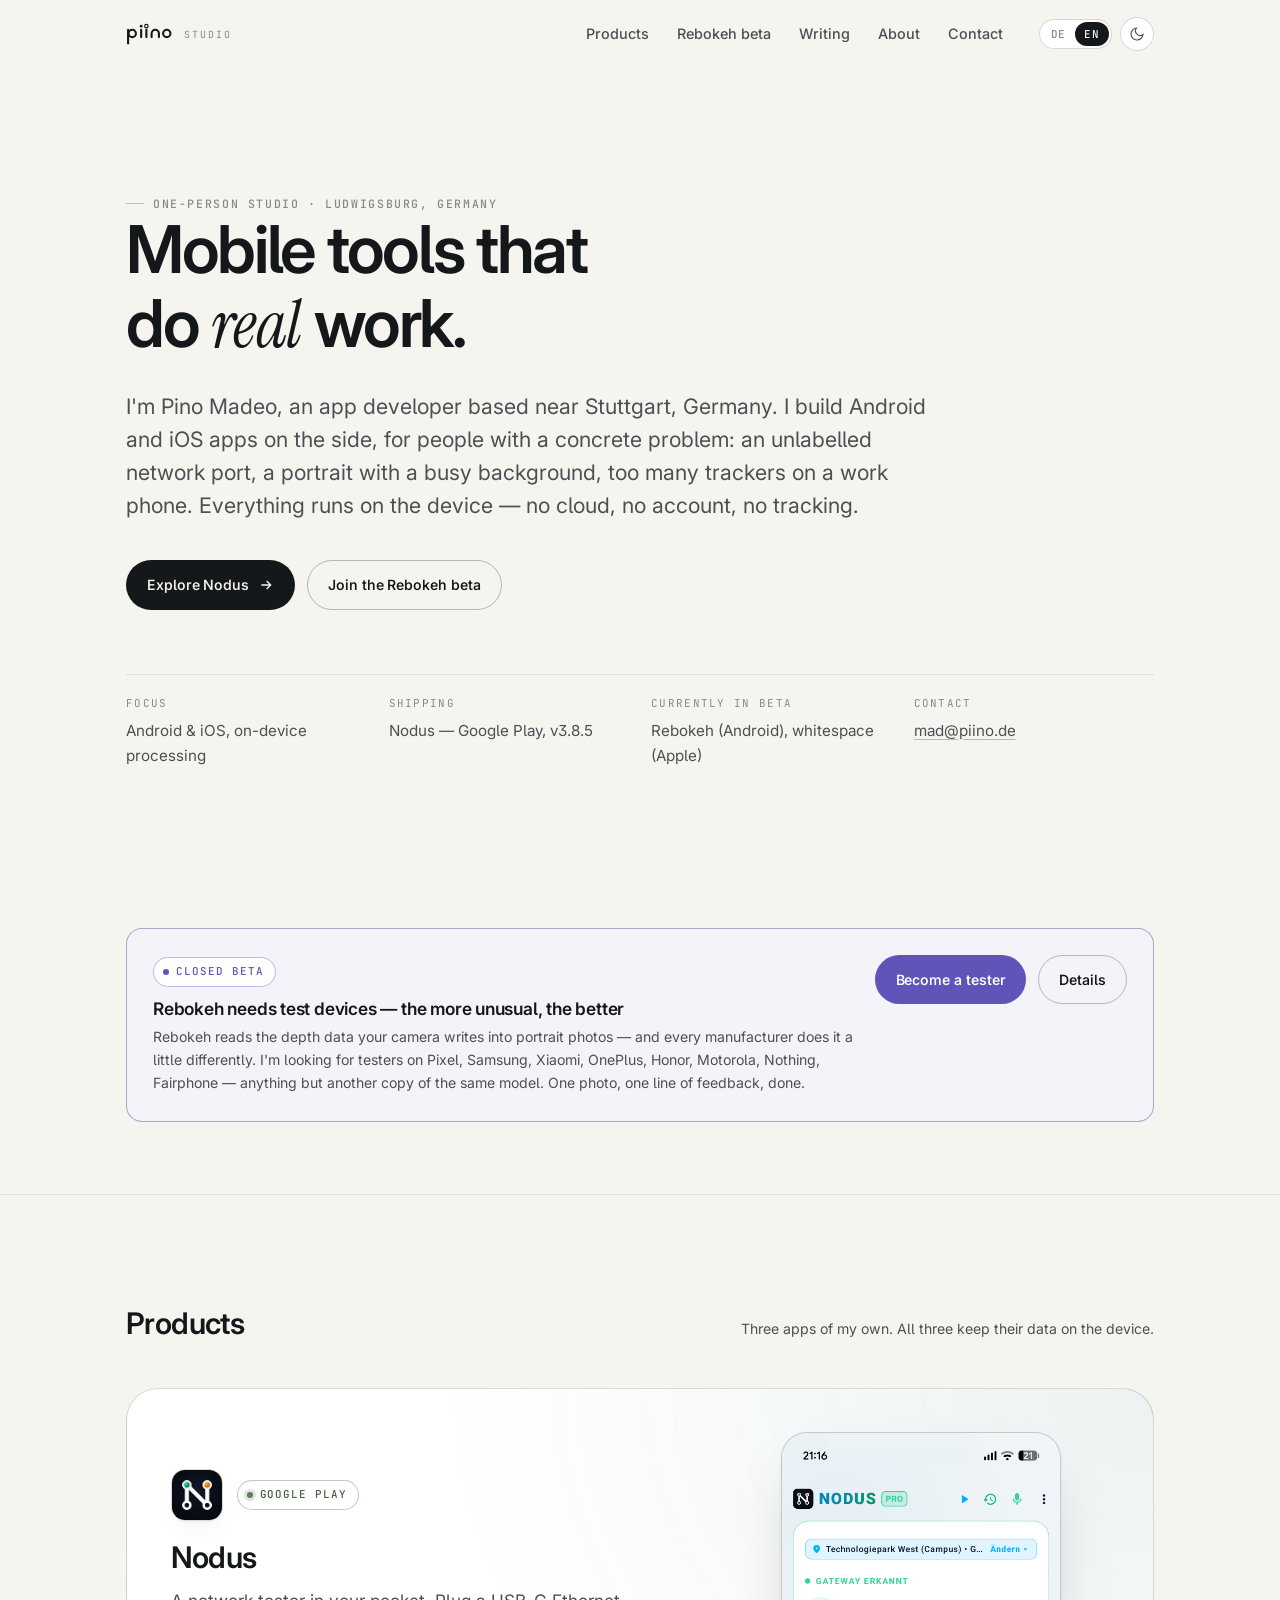
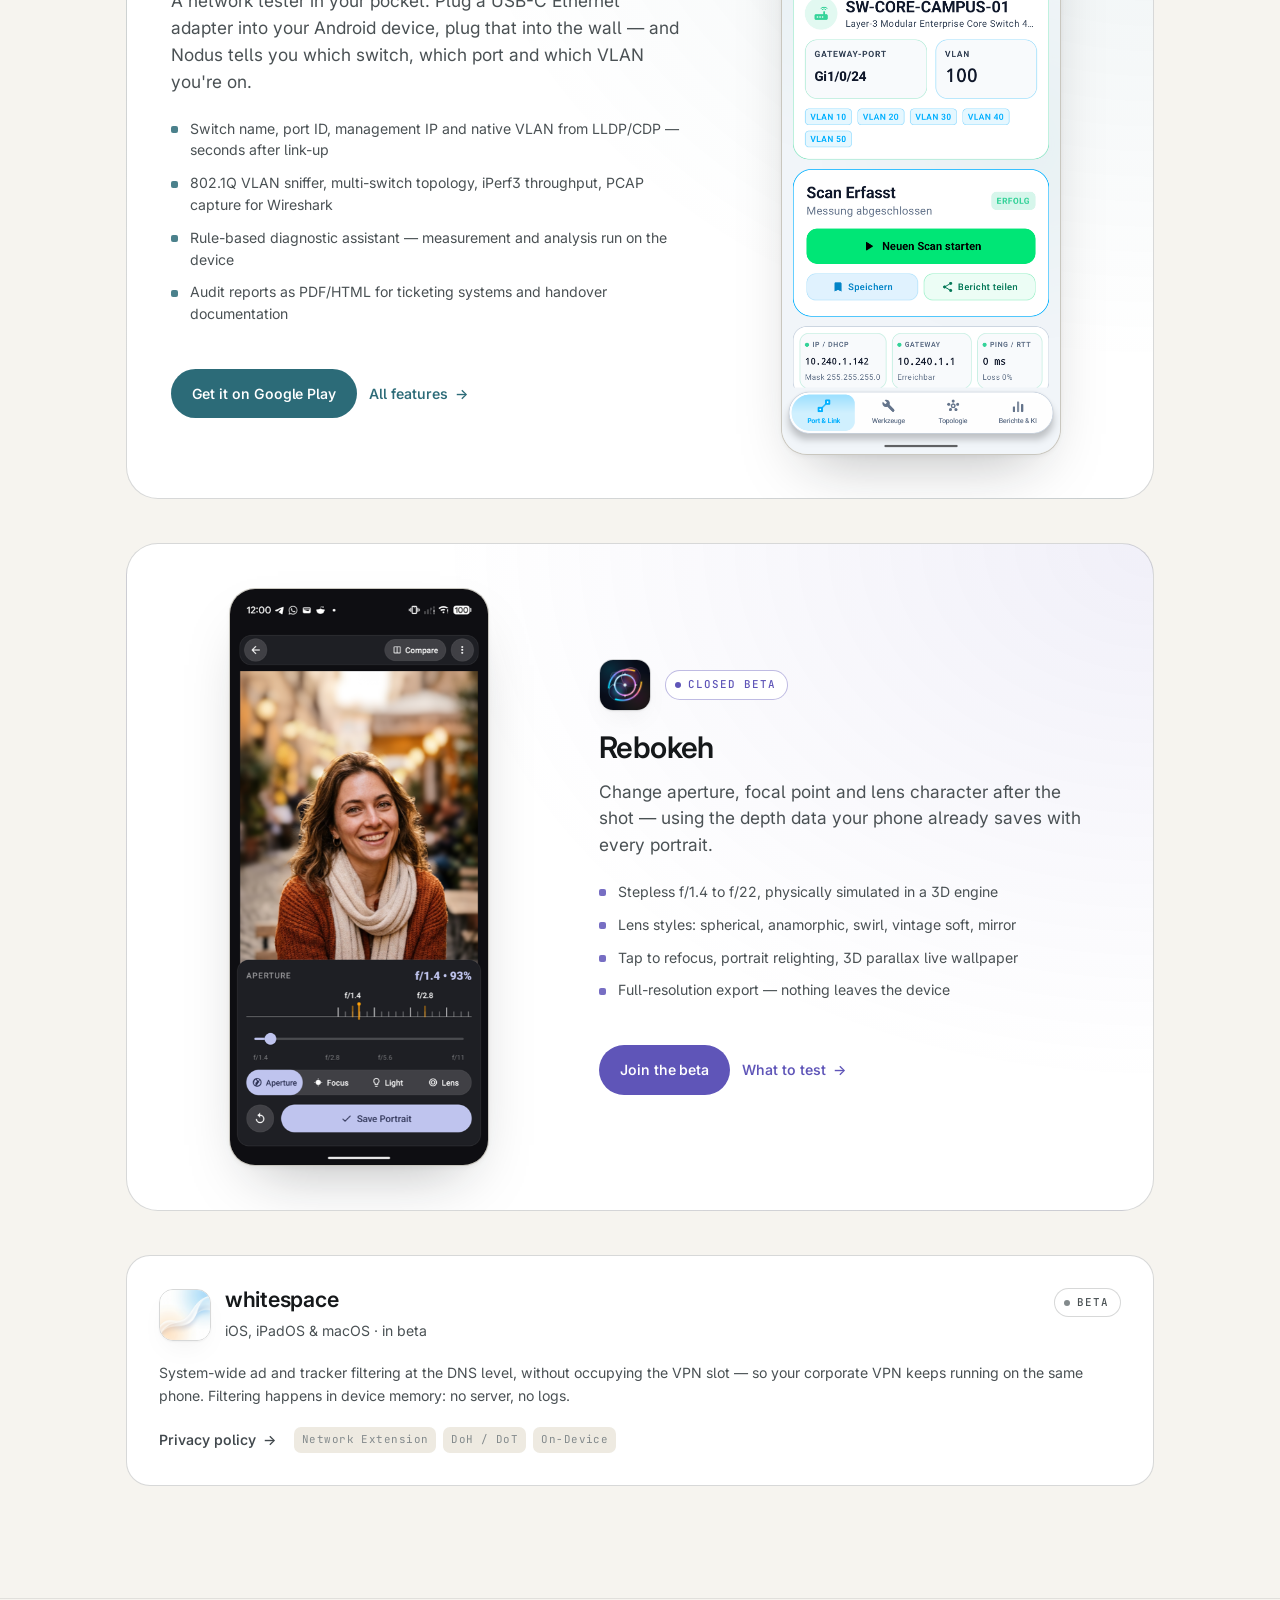
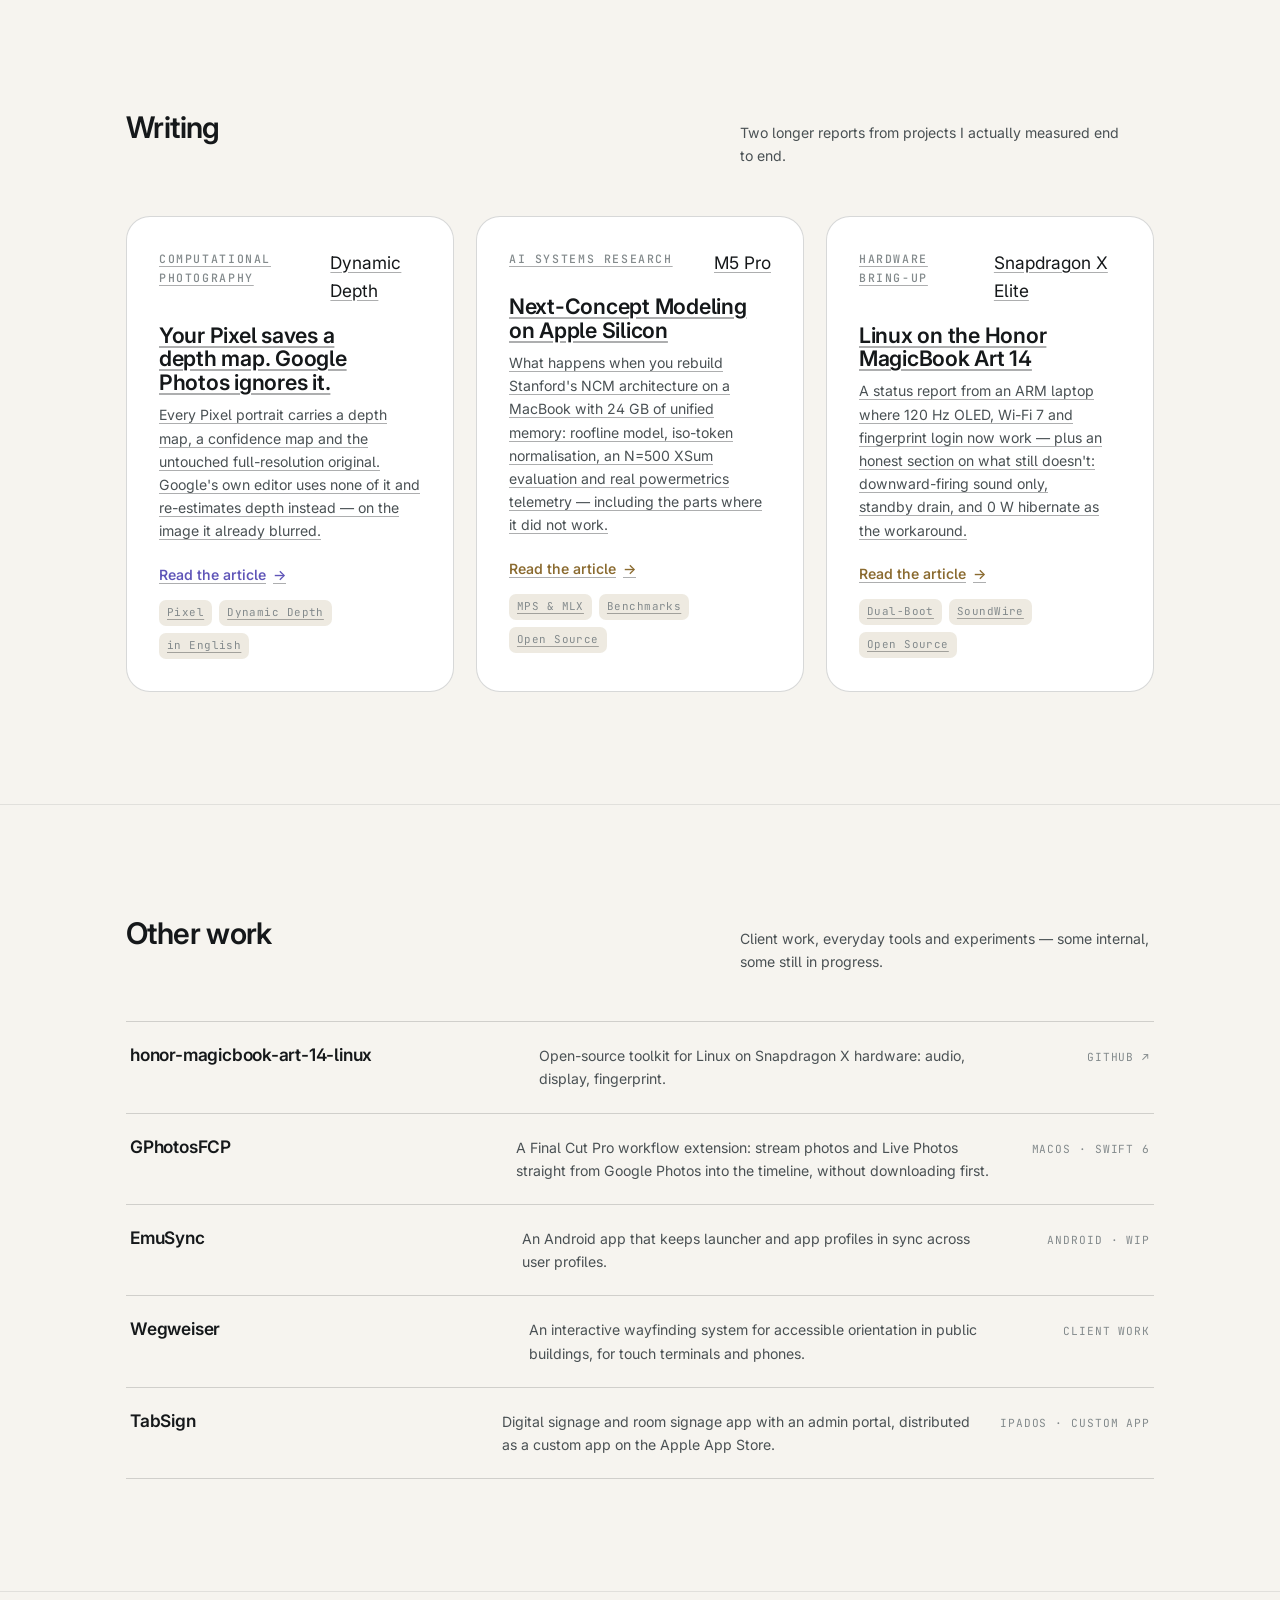
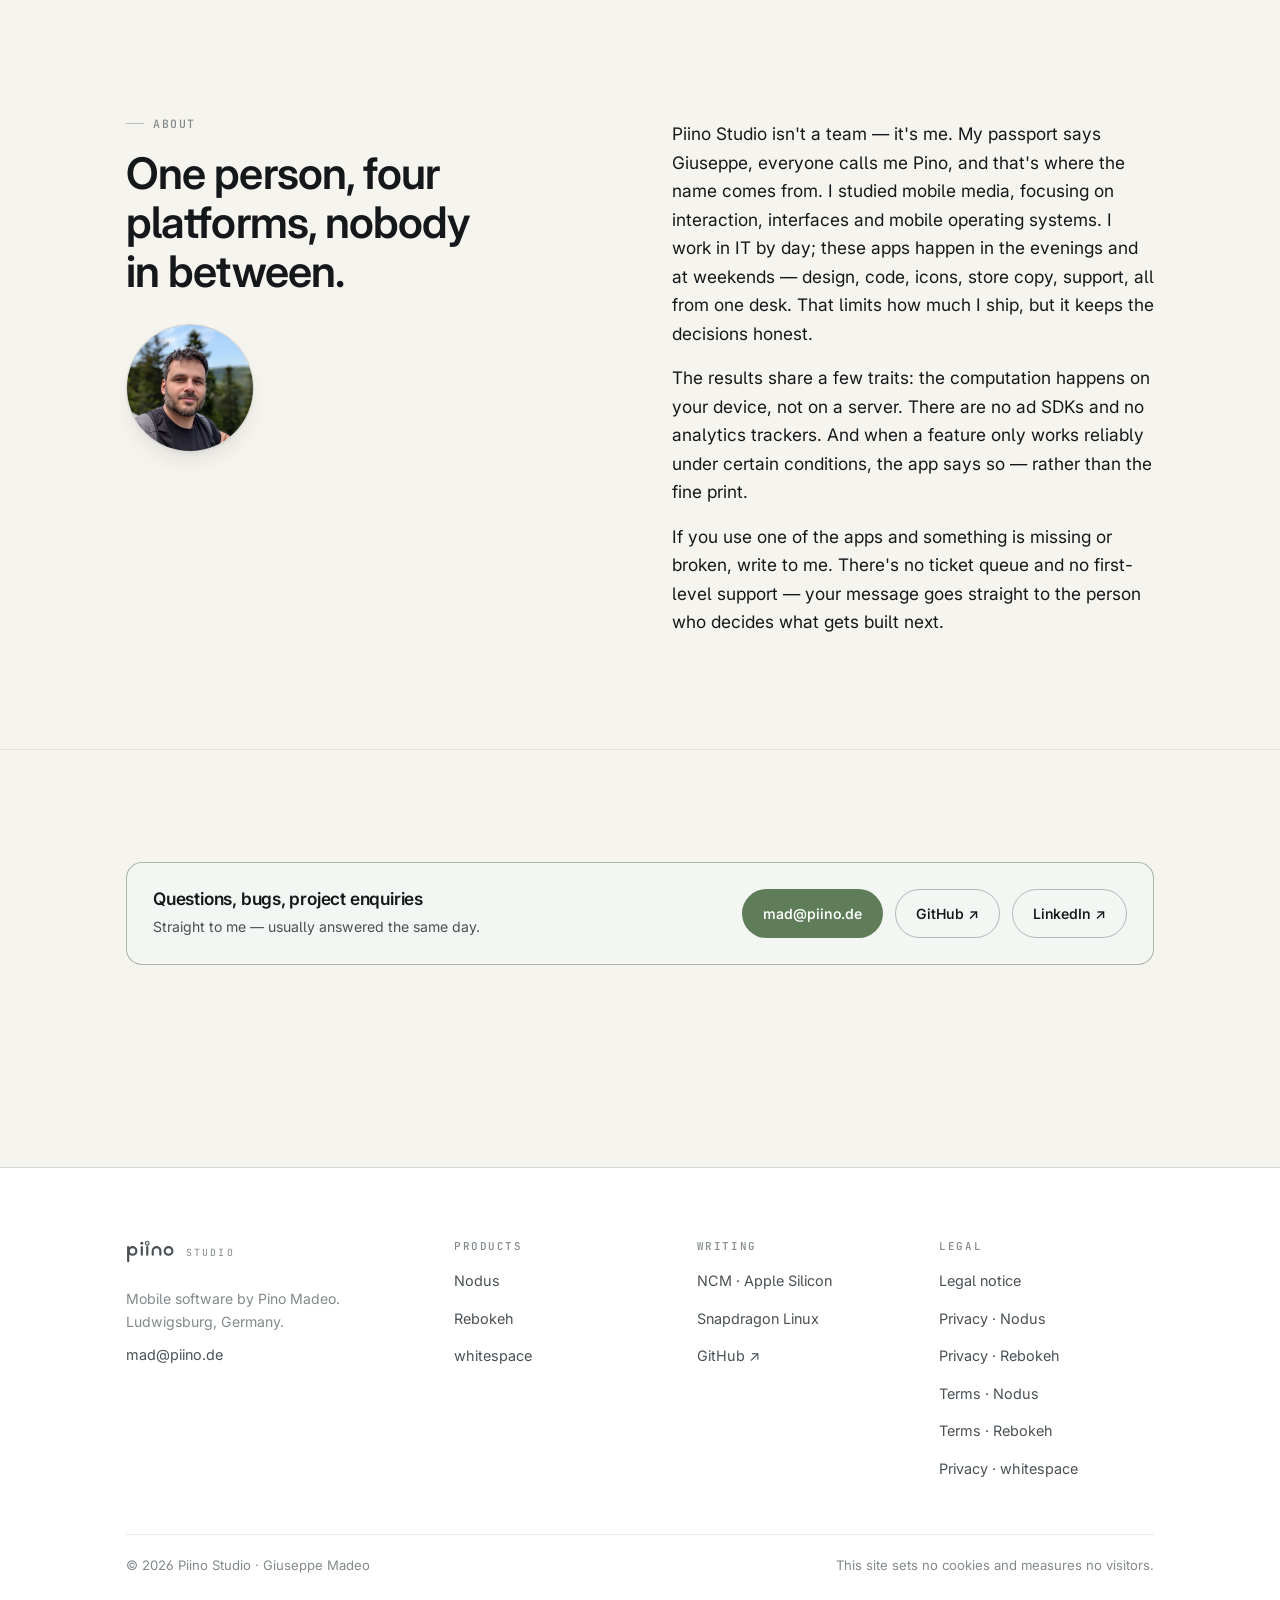
<file: index.html>
<!DOCTYPE html>
<html lang="de" data-lang="de">
<head>
<meta charset="utf-8">
<meta name="viewport" content="width=device-width, initial-scale=1">
<title>Piino Studio — Mobile Software aus Ludwigsburg</title>
<meta name="title-de" content="Piino Studio — Mobile Software aus Ludwigsburg">
<meta name="title-en" content="Piino Studio — Mobile software from Ludwigsburg, Germany">
<meta name="description" content="Piino Studio ist das Ein-Mann-Studio von Pino Madeo: Android- und iOS-Apps, die lokal auf dem Gerät arbeiten — Nodus (Netzwerkdiagnose), Rebokeh (Porträt & Bokeh), whitespace (Tracking-Blocker).">
<meta name="description-de" content="Piino Studio ist das Ein-Mann-Studio von Pino Madeo: Android- und iOS-Apps, die lokal auf dem Gerät arbeiten — Nodus (Netzwerkdiagnose), Rebokeh (Porträt & Bokeh), whitespace (Tracking-Blocker).">
<meta name="description-en" content="Piino Studio is Pino Madeo's one-person studio: Android and iOS apps that run fully on-device — Nodus (network diagnostics), Rebokeh (portrait & bokeh), whitespace (tracking blocker).">
<meta name="theme-color" content="#F6F4EF" media="(prefers-color-scheme: light)">
<meta name="theme-color" content="#101311" media="(prefers-color-scheme: dark)">
<meta property="og:type" content="website">
<meta property="og:title" content="Piino Studio">
<meta property="og:description" content="Mobile Software, die lokal auf dem Gerät arbeitet. Nodus, Rebokeh, whitespace.">
<meta property="og:url" content="https://www.piino.de/">
<meta property="og:image" content="https://www.piino.de/og-piino.png">
<meta property="og:image:width" content="1200">
<meta property="og:image:height" content="630">
<meta property="og:site_name" content="Piino Studio">
<meta property="og:locale" content="de_DE">
<meta property="og:locale:alternate" content="en_US">
<meta name="twitter:card" content="summary_large_image">
<link rel="canonical" href="https://www.piino.de/">
<link rel="icon" href="favicon.svg" type="image/svg+xml">
<link rel="preconnect" href="https://fonts.googleapis.com">
<link rel="preconnect" href="https://fonts.gstatic.com" crossorigin>
<link href="https://fonts.googleapis.com/css2?family=Inter:wght@400;500;600&family=Instrument+Serif:ital@0;1&family=JetBrains+Mono:wght@400;500&display=swap" rel="stylesheet">
<link rel="stylesheet" href="styles.css">
<script>
(function(){var r=document.documentElement,t=null,l=null;
try{t=localStorage.getItem('piino-theme');l=localStorage.getItem('piino-lang');}catch(e){}
if(t){r.setAttribute('data-theme',t);}
if(!l){l=(navigator.language||'de').toLowerCase().slice(0,2)==='de'?'de':'en';}
r.setAttribute('data-lang',l);r.setAttribute('lang',l);})();
</script>
</head>
<body>
<a class="skip-link" href="#main"><span lang="de">Zum Inhalt springen</span><span lang="en">Skip to content</span></a>

<header class="site-header">
  <div class="wrap site-header__inner">
    <a class="brand" href="index.html" aria-label="Piino Studio">
      <svg viewBox="0 0 91 44" fill="none" aria-hidden="true"><g stroke="currentColor" stroke-width="4" stroke-linecap="round"><path d="M4 13v26"/><circle cx="12" cy="20" r="7"/><path d="M29 13v14"/><path d="M39 13v14"/><circle cx="39" cy="6" r="3.3" stroke-width="2.2"/><path d="M49 27v-7a7 7 0 0 1 14 0v7"/><circle cx="78" cy="20" r="7"/></g><circle cx="29" cy="6" r="2.6" fill="currentColor"/></svg>
      <span class="brand__sub">studio</span>
    </a>
    <nav class="site-nav" id="site-nav">
      <a class="nav-link" href="#produkte"><span lang="de">Produkte</span><span lang="en">Products</span></a>
      <a class="nav-link" href="rebokeh.html"><span lang="de">Rebokeh-Beta</span><span lang="en">Rebokeh beta</span></a>
      <a class="nav-link" href="#lesen"><span lang="de">Artikel</span><span lang="en">Writing</span></a>
      <a class="nav-link" href="#ueber"><span lang="de">Über mich</span><span lang="en">About</span></a>
      <a class="nav-link" href="#kontakt"><span lang="de">Kontakt</span><span lang="en">Contact</span></a>
    </nav>
    <div class="header-tools">
      <div class="lang-switch" role="group" aria-label="Sprache / Language">
        <button type="button" data-lang-btn="de" aria-pressed="true">DE</button>
        <button type="button" data-lang-btn="en" aria-pressed="false">EN</button>
      </div>
      <button class="icon-btn" type="button" data-theme-toggle aria-label="Design umschalten / Toggle theme">
        <svg class="i-moon" viewBox="0 0 24 24" fill="none" stroke="currentColor" stroke-width="1.7" aria-hidden="true"><path d="M21 12.8A9 9 0 1 1 11.2 3a7 7 0 0 0 9.8 9.8z"/></svg>
        <svg class="i-sun" viewBox="0 0 24 24" fill="none" stroke="currentColor" stroke-width="1.7" aria-hidden="true"><circle cx="12" cy="12" r="4"/><path d="M12 2v2m0 16v2M4.9 4.9l1.4 1.4m11.4 11.4 1.4 1.4M2 12h2m16 0h2M4.9 19.1l1.4-1.4M17.7 6.3l1.4-1.4"/></svg>
      </button>
      <button class="icon-btn nav-toggle" type="button" data-nav-toggle aria-expanded="false" aria-controls="site-nav" aria-label="Menü / Menu">
        <svg viewBox="0 0 24 24" fill="none" stroke="currentColor" stroke-width="1.7" aria-hidden="true"><path d="M4 7h16M4 12h16M4 17h16"/></svg>
      </button>
    </div>
  </div>
</header>

<main id="main">

  <!-- Hero -->
  <section class="hero">
    <div class="wrap">
      <p class="eyebrow" lang="de">Ein-Mann-Studio · Ludwigsburg</p>
      <p class="eyebrow" lang="en">One-person studio · Ludwigsburg, Germany</p>
      <h1 lang="de">Mobile Werkzeuge, die <em class="serif-accent">echte</em> Arbeit abnehmen.</h1>
      <h1 lang="en">Mobile tools that do <em class="serif-accent">real</em> work.</h1>
      <p class="lead" lang="de">Ich bin Pino Madeo, App-Entwickler aus Ludwigsburg. Nebenberuflich baue ich Android- und iOS-Apps für Leute mit einem konkreten Problem: einen unbeschrifteten Netzwerkport, ein Porträt mit zu unruhigem Hintergrund, zu viele Tracker auf dem Diensthandy. Alles rechnet auf dem Gerät – ohne Cloud, ohne Konto, ohne Tracking.</p>
      <p class="lead" lang="en">I'm Pino Madeo, an app developer based near Stuttgart, Germany. I build Android and iOS apps on the side, for people with a concrete problem: an unlabelled network port, a portrait with a busy background, too many trackers on a work phone. Everything runs on the device — no cloud, no account, no tracking.</p>
      <div class="cluster">
        <a class="btn" href="nodus.html"><span lang="de">Nodus ansehen</span><span lang="en">Explore Nodus</span>
          <svg viewBox="0 0 24 24" fill="none" stroke="currentColor" stroke-width="2" aria-hidden="true"><path d="M5 12h14M13 6l6 6-6 6"/></svg>
        </a>
        <a class="btn btn--ghost" href="rebokeh.html"><span lang="de">Rebokeh-Beta beitreten</span><span lang="en">Join the Rebokeh beta</span></a>
      </div>
      <dl class="hero__meta">
        <div>
          <dt lang="de">Schwerpunkt</dt><dt lang="en">Focus</dt>
          <dd lang="de">Android & iOS, On-Device-Verarbeitung</dd>
          <dd lang="en">Android & iOS, on-device processing</dd>
        </div>
        <div>
          <dt lang="de">Im Store</dt><dt lang="en">Shipping</dt>
          <dd lang="de">Nodus – Google Play, v3.8.5</dd>
          <dd lang="en">Nodus — Google Play, v3.8.5</dd>
        </div>
        <div>
          <dt lang="de">Gerade in Beta</dt><dt lang="en">Currently in beta</dt>
          <dd lang="de">Rebokeh (Android), whitespace (Apple)</dd>
          <dd lang="en">Rebokeh (Android), whitespace (Apple)</dd>
        </div>
        <div>
          <dt lang="de">Kontakt</dt><dt lang="en">Contact</dt>
          <dd><a href="mailto:mad@piino.de">mad@piino.de</a></dd>
        </div>
      </dl>
    </div>
  </section>

  <!-- Aufruf: Betatester -->
  <section class="section section--tight">
    <div class="wrap">
      <div class="note reveal" style="--p: var(--rebokeh);">
        <div class="cluster" style="justify-content: space-between; align-items: flex-start;">
          <div style="flex: 1 1 420px;">
            <span class="badge badge--beta"><span class="dot"></span>Closed Beta</span>
            <h3 style="margin-top: 12px;" lang="de">Rebokeh sucht Testgeräte – je ungewöhnlicher, desto besser</h3>
            <h3 style="margin-top: 12px;" lang="en">Rebokeh needs test devices — the more unusual, the better</h3>
            <p lang="de">Rebokeh liest die Tiefendaten aus Porträtfotos aus. Jeder Hersteller schreibt sie etwas anders in die Datei. Ich suche Tester mit Pixel, Samsung, Xiaomi, OnePlus, Honor, Motorola, Nothing, Fairphone – Hauptsache nicht nochmal dasselbe Modell. Ein Foto, ein Satz Rückmeldung, fertig.</p>
            <p lang="en">Rebokeh reads the depth data your camera writes into portrait photos — and every manufacturer does it a little differently. I'm looking for testers on Pixel, Samsung, Xiaomi, OnePlus, Honor, Motorola, Nothing, Fairphone — anything but another copy of the same model. One photo, one line of feedback, done.</p>
          </div>
          <div class="cluster" style="flex: 0 0 auto;">
            <a class="btn btn--product" style="--p: var(--rebokeh);" href="rebokeh.html#mitmachen">
              <span lang="de">Tester werden</span><span lang="en">Become a tester</span>
            </a>
            <a class="btn btn--ghost" href="rebokeh.html"><span lang="de">Details</span><span lang="en">Details</span></a>
          </div>
        </div>
      </div>
    </div>
  </section>

  <!-- Produkte -->
  <section class="section" id="produkte">
    <div class="wrap">
      <div class="section-head">
        <h2 lang="de">Produkte</h2>
        <h2 lang="en">Products</h2>
        <p lang="de">Drei eigene Apps. Alle drei verarbeiten ihre Daten vollständig auf dem Gerät.</p>
        <p lang="en">Three apps of my own. All three keep their data on the device.</p>
      </div>

      <!-- Nodus -->
      <article class="product reveal" style="--p: var(--nodus);">
        <div>
          <div class="cluster" style="gap: 14px;">
            <img class="app-icon" src="nodus-app-icon.png" alt="Nodus" width="52" height="52">
            <span class="badge badge--live"><span class="dot"></span>Google Play</span>
          </div>
          <h2 style="margin-top: 20px;">Nodus</h2>
          <p class="lead" lang="de">Der Netzwerktester für die Hosentasche. USB-C-Ethernet-Adapter ans Android-Gerät, in die Dose stecken – und Nodus sagt dir, an welchem Switch, an welchem Port und in welchem VLAN du hängst.</p>
          <p class="lead" lang="en">A network tester in your pocket. Plug a USB-C Ethernet adapter into your Android device, plug that into the wall — and Nodus tells you which switch, which port and which VLAN you're on.</p>
          <ul class="feature-list">
            <li lang="de">Switch, Port-ID, Management-IP und Native VLAN aus LLDP/CDP – Sekunden nach dem Einstecken</li>
            <li lang="en">Switch name, port ID, management IP and native VLAN from LLDP/CDP — seconds after link-up</li>
            <li lang="de">802.1Q-VLAN-Sniffer, Multi-Switch-Topologie, iPerf3-Durchsatz, PCAP-Mitschnitt für Wireshark</li>
            <li lang="en">802.1Q VLAN sniffer, multi-switch topology, iPerf3 throughput, PCAP capture for Wireshark</li>
            <li lang="de">Regelbasierter Diagnose-Assistent – Messung und Auswertung laufen auf dem Gerät</li>
            <li lang="en">Rule-based diagnostic assistant — measurement and analysis run on the device</li>
            <li lang="de">Prüfberichte als PDF/HTML für Ticketsystem und Übergabeprotokoll</li>
            <li lang="en">Audit reports as PDF/HTML for ticketing systems and handover documentation</li>
          </ul>
          <div class="cluster mt-l">
            <a class="btn btn--product" style="--p: var(--nodus);" href="https://play.google.com/store/apps/details?id=de.piino.nodus" target="_blank" rel="noopener">
              <span lang="de">Im Play Store</span><span lang="en">Get it on Google Play</span>
            </a>
            <a class="link-arrow" style="--p: var(--nodus);" href="nodus.html"><span lang="de">Alle Funktionen</span><span lang="en">All features</span> <span class="arr">→</span></a>
          </div>
        </div>
        <div class="product__media">
          <img class="phone" src="screenshots/01_dashboard.png" alt="Nodus Dashboard: erkannter Switch, Gateway-Port und VLANs" width="300" loading="lazy" style="width: min(280px, 72vw);">
        </div>
      </article>

      <!-- Rebokeh -->
      <article class="product product--reverse reveal mt-l" style="--p: var(--rebokeh);">
        <div>
          <div class="cluster" style="gap: 14px;">
            <img class="app-icon" src="rebokeh-app-icon.png" alt="Rebokeh" width="52" height="52">
            <span class="badge badge--beta"><span class="dot"></span>Closed Beta</span>
          </div>
          <h2 style="margin-top: 20px;">Rebokeh</h2>
          <p class="lead" lang="de">Blende, Schärfepunkt und Objektiv-Charakter nachträglich ändern – mit den Tiefendaten, die dein Telefon beim Porträtfoto ohnehin mitspeichert.</p>
          <p class="lead" lang="en">Change aperture, focal point and lens character after the shot — using the depth data your phone already saves with every portrait.</p>
          <ul class="feature-list">
            <li lang="de">Stufenlos von f/1.4 bis f/22, physikalisch gerechnet in einer 3D-Engine</li>
            <li lang="en">Stepless f/1.4 to f/22, physically simulated in a 3D engine</li>
            <li lang="de">Objektiv-Stile: sphärisch, anamorphotisch, Swirl, Vintage Soft, Mirror</li>
            <li lang="en">Lens styles: spherical, anamorphic, swirl, vintage soft, mirror</li>
            <li lang="de">Tippen zum Umfokussieren, Porträt-Relighting, 3D-Parallax-Live-Wallpaper</li>
            <li lang="en">Tap to refocus, portrait relighting, 3D parallax live wallpaper</li>
            <li lang="de">Export in voller Auflösung – nichts verlässt das Gerät</li>
            <li lang="en">Full-resolution export — nothing leaves the device</li>
          </ul>
          <div class="cluster mt-l">
            <a class="btn btn--product" style="--p: var(--rebokeh);" href="rebokeh.html#mitmachen">
              <span lang="de">Beta beitreten</span><span lang="en">Join the beta</span>
            </a>
            <a class="link-arrow" style="--p: var(--rebokeh);" href="rebokeh.html"><span lang="de">Was getestet wird</span><span lang="en">What to test</span> <span class="arr">→</span></a>
          </div>
        </div>
        <div class="product__media">
          <img class="phone" src="screenshots/rebokeh/2_Editor_Blende_Bokeh.png" alt="Rebokeh Editor mit Blendenregler bei f/1.4" width="280" loading="lazy" style="width: min(260px, 68vw);">
        </div>
      </article>

      <!-- whitespace -->
      <article class="card reveal mt-l" style="--p: var(--whitespace);">
        <div class="card__top">
          <div class="cluster" style="gap: 14px;">
            <img class="app-icon" src="whitespace-app-icon.png" alt="whitespace" width="52" height="52">
            <div>
              <h3>whitespace</h3>
              <p class="small" lang="de">iOS, iPadOS & macOS · in Beta</p>
              <p class="small" lang="en">iOS, iPadOS & macOS · in beta</p>
            </div>
          </div>
          <span class="badge badge--wip"><span class="dot"></span>Beta</span>
        </div>
        <p lang="de">Werbe- und Trackingfilter auf DNS-Ebene, systemweit und ohne VPN-Slot – damit das Firmen-VPN auf dem Diensthandy weiterlaufen kann. Gefiltert wird im Arbeitsspeicher des Geräts, es gibt keinen Server und kein Log.</p>
        <p lang="en">System-wide ad and tracker filtering at the DNS level, without occupying the VPN slot — so your corporate VPN keeps running on the same phone. Filtering happens in device memory: no server, no logs.</p>
        <div class="card__foot">
          <a class="link-arrow" style="--p: var(--whitespace);" href="whitespace-datenschutz.html"><span lang="de">Datenschutz</span><span lang="en">Privacy policy</span> <span class="arr">→</span></a>
          <span class="tags"><span class="tag">Network Extension</span><span class="tag">DoH / DoT</span><span class="tag">On-Device</span></span>
        </div>
      </article>
    </div>
  </section>

  <!-- Artikel -->
  <section class="section" id="lesen">
    <div class="wrap">
      <div class="section-head">
        <h2 lang="de">Aufgeschrieben</h2>
        <h2 lang="en">Writing</h2>
        <p lang="de">Zwei längere Berichte aus Projekten, die ich wirklich durchgemessen habe.</p>
        <p lang="en">Two longer reports from projects I actually measured end to end.</p>
      </div>
      <div class="grid grid--2">
        <a class="card reveal" style="--p: var(--rebokeh);" href="rebokeh-depth.html">
          <div class="card__top">
            <span class="eyebrow eyebrow--plain">Computational Photography</span>
            <span class="row__meta">Dynamic Depth</span>
          </div>
          <h3 lang="de">Dein Pixel speichert eine Tiefenkarte. Google Fotos ignoriert sie.</h3>
          <h3 lang="en">Your Pixel saves a depth map. Google Photos ignores it.</h3>
          <p lang="de">In jedem Pixel-Porträt stecken eine Tiefenkarte, eine Confidence-Karte und das unbearbeitete Original in voller Auflösung. Googles eigener Editor benutzt nichts davon, sondern schätzt die Tiefe neu – auf dem bereits weichgezeichneten Bild.</p>
          <p lang="en">Every Pixel portrait carries a depth map, a confidence map and the untouched full-resolution original. Google's own editor uses none of it and re-estimates depth instead — on the image it already blurred.</p>
          <div class="card__foot">
            <span class="link-arrow" style="--p: var(--rebokeh);"><span lang="de">Artikel lesen</span><span lang="en">Read the article</span> <span class="arr">→</span></span>
            <span class="tags"><span class="tag">Pixel</span><span class="tag">Dynamic Depth</span><span class="tag" lang="de">englisch</span><span class="tag" lang="en">in English</span></span>
          </div>
        </a>

        <a class="card reveal" style="--p: var(--research);" href="ncm-m5pro.html">
          <div class="card__top">
            <span class="eyebrow eyebrow--plain">AI Systems Research</span>
            <span class="row__meta">M5 Pro</span>
          </div>
          <h3 lang="de">Next-Concept Modeling auf Apple Silicon</h3>
          <h3 lang="en">Next-Concept Modeling on Apple Silicon</h3>
          <p lang="de">Was passiert, wenn man die Stanford-NCM-Architektur auf einem MacBook mit 24 GB Unified Memory nachbaut: Roofline-Modell, Iso-Token-Normalisierung, N=500-Evaluation auf XSum und echte Powermetrics-Telemetrie – inklusive der Stellen, an denen es nicht funktioniert hat.</p>
          <p lang="en">What happens when you rebuild Stanford's NCM architecture on a MacBook with 24 GB of unified memory: roofline model, iso-token normalisation, an N=500 XSum evaluation and real powermetrics telemetry — including the parts where it did not work.</p>
          <div class="card__foot">
            <span class="link-arrow" style="--p: var(--research);"><span lang="de">Artikel lesen</span><span lang="en">Read the article</span> <span class="arr">→</span></span>
            <span class="tags"><span class="tag">MPS &amp; MLX</span><span class="tag">Benchmarks</span><span class="tag">Open Source</span></span>
          </div>
        </a>

        <a class="card reveal" style="--p: var(--research);" href="honor-magicbook-art-14-linux.html">
          <div class="card__top">
            <span class="eyebrow eyebrow--plain">Hardware Bring-up</span>
            <span class="row__meta">Snapdragon X Elite</span>
          </div>
          <h3 lang="de">Linux auf dem Honor MagicBook Art 14</h3>
          <h3 lang="en">Linux on the Honor MagicBook Art 14</h3>
          <p lang="de">Statusbericht von einem ARM-Laptop, auf dem inzwischen 120-Hz-OLED, Wi-Fi 7 und Fingerabdruck-Login laufen – und ein ehrlicher Teil darüber, was weiterhin hakt: Ton nur nach unten, Standby-Verbrauch, 0-W-Hibernate als Notlösung.</p>
          <p lang="en">A status report from an ARM laptop where 120 Hz OLED, Wi-Fi 7 and fingerprint login now work — plus an honest section on what still doesn't: downward-firing sound only, standby drain, and 0 W hibernate as the workaround.</p>
          <div class="card__foot">
            <span class="link-arrow" style="--p: var(--research);"><span lang="de">Artikel lesen</span><span lang="en">Read the article</span> <span class="arr">→</span></span>
            <span class="tags"><span class="tag">Dual-Boot</span><span class="tag">SoundWire</span><span class="tag">Open Source</span></span>
          </div>
        </a>
      </div>
    </div>
  </section>

  <!-- Weitere Arbeiten -->
  <section class="section" id="arbeiten">
    <div class="wrap">
      <div class="section-head">
        <h2 lang="de">Weitere Arbeiten</h2>
        <h2 lang="en">Other work</h2>
        <p lang="de">Projekte aus Auftrag, Alltag und Neugier – teils intern, teils noch in Entwicklung.</p>
        <p lang="en">Client work, everyday tools and experiments — some internal, some still in progress.</p>
      </div>
      <div class="rows">
        <a class="row" href="https://github.com/PiinoStudio/honor-magicbook-art-14-linux" target="_blank" rel="noopener">
          <h3>honor-magicbook-art-14-linux</h3>
          <p lang="de">Open-Source-Toolkit für Linux auf Snapdragon-X-Hardware: Audio, Display, Fingerabdruck.</p>
          <p lang="en">Open-source toolkit for Linux on Snapdragon X hardware: audio, display, fingerprint.</p>
          <span class="row__meta">GitHub ↗</span>
        </a>
        <div class="row">
          <h3>GPhotosFCP</h3>
          <p lang="de">Workflow-Extension für Final Cut Pro: Fotos und Live Photos direkt aus Google Photos in die Timeline streamen, ohne vorher herunterzuladen.</p>
          <p lang="en">A Final Cut Pro workflow extension: stream photos and Live Photos straight from Google Photos into the timeline, without downloading first.</p>
          <span class="row__meta">macOS · Swift 6</span>
        </div>
        <div class="row">
          <h3>EmuSync</h3>
          <p lang="de">Android-App, die Launcher- und App-Profile über mehrere Benutzerprofile hinweg synchron hält.</p>
          <p lang="en">An Android app that keeps launcher and app profiles in sync across user profiles.</p>
          <span class="row__meta">Android · WIP</span>
        </div>
        <div class="row">
          <h3>Wegweiser</h3>
          <p lang="de">Interaktives Leitsystem für barrierefreie Orientierung in öffentlichen Gebäuden, für Touch-Terminals und Smartphones.</p>
          <p lang="en">An interactive wayfinding system for accessible orientation in public buildings, for touch terminals and phones.</p>
          <span class="row__meta" lang="de">Auftrag</span><span class="row__meta" lang="en">Client work</span>
        </div>
        <div class="row">
          <h3>TabSign</h3>
          <p lang="de">Digital-Signage- und Raumbeschilderungs-App mit Admin-Portal, im Apple App Store als Custom App ausgerollt.</p>
          <p lang="en">Digital signage and room signage app with an admin portal, distributed as a custom app on the Apple App Store.</p>
          <span class="row__meta">iPadOS · Custom App</span>
        </div>
      </div>
    </div>
  </section>

  <!-- Über mich -->
  <section class="section" id="ueber">
    <div class="wrap">
      <div class="grid grid--2" style="align-items: start; gap: clamp(28px, 5vw, 72px);">
        <div>
          <p class="eyebrow" lang="de">Über mich</p>
          <p class="eyebrow" lang="en">About</p>
          <h2 style="margin-top: 16px;" lang="de">Eine Person, vier Plattformen, keine Zwischenschicht.</h2>
          <h2 style="margin-top: 16px;" lang="en">One person, four platforms, nobody in between.</h2>
          <img src="pino.jpg" alt="Pino Madeo" width="128" height="128" loading="lazy"
               style="margin-top: 28px; width: 128px; height: 128px; border-radius: 50%; object-fit: cover; border: 1px solid var(--line); box-shadow: var(--shadow);">
        </div>
        <div class="stack">
          <p lang="de">Piino Studio ist kein Team – es bin ich. Im Pass steht Giuseppe, gerufen werde ich Pino; daher der Name. Studiert habe ich Mobile Medien, mit Schwerpunkt auf Interaktion, Oberflächen und mobilen Betriebssystemen. Hauptberuflich arbeite ich in der IT, abends und am Wochenende entstehen diese Apps: Entwurf, Code, Icons, Store-Texte, Support, alles aus einer Hand. Das begrenzt, wie viel ich schaffe, aber es macht die Entscheidungen klar.</p>
          <p lang="de">Was dabei herauskommt, hat ein paar wiederkehrende Eigenschaften: die Rechenarbeit passiert auf dem Gerät, nicht auf einem Server. Es gibt keine Werbe-SDKs und keine Analyse-Tracker. Und wenn eine Funktion nur unter bestimmten Bedingungen zuverlässig läuft, steht das in der App – nicht im Kleingedruckten.</p>
          <p lang="de">Wenn du eine der Apps einsetzt und etwas fehlt oder klemmt: schreib mir. Es gibt keine Ticket-Warteschlange und keinen First-Level-Support – deine Nachricht landet direkt bei dem, der entscheidet, was als Nächstes gebaut wird.</p>
          <p lang="en">Piino Studio isn't a team — it's me. My passport says Giuseppe, everyone calls me Pino, and that's where the name comes from. I studied mobile media, focusing on interaction, interfaces and mobile operating systems. I work in IT by day; these apps happen in the evenings and at weekends — design, code, icons, store copy, support, all from one desk. That limits how much I ship, but it keeps the decisions honest.</p>
          <p lang="en">The results share a few traits: the computation happens on your device, not on a server. There are no ad SDKs and no analytics trackers. And when a feature only works reliably under certain conditions, the app says so — rather than the fine print.</p>
          <p lang="en">If you use one of the apps and something is missing or broken, write to me. There's no ticket queue and no first-level support — your message goes straight to the person who decides what gets built next.</p>
        </div>
      </div>
    </div>
  </section>

  <!-- Kontakt -->
  <section class="section" id="kontakt">
    <div class="wrap">
      <div class="note reveal" style="--p: var(--sage);">
        <div class="cluster" style="justify-content: space-between;">
          <div style="flex: 1 1 380px;">
            <h3 lang="de">Fragen, Fehler, Projektanfragen</h3>
            <h3 lang="en">Questions, bugs, project enquiries</h3>
            <p lang="de">Direkt an mich – meist antworte ich noch am selben Tag.</p>
            <p lang="en">Straight to me — usually answered the same day.</p>
          </div>
          <div class="cluster">
            <a class="btn btn--accent" href="mailto:mad@piino.de">mad@piino.de</a>
            <a class="btn btn--ghost" href="https://github.com/PiinoStudio" target="_blank" rel="noopener">GitHub ↗</a>
            <a class="btn btn--ghost" href="https://www.linkedin.com/in/giuseppe-madeo-734a32218/" target="_blank" rel="noopener">LinkedIn ↗</a>
          </div>
        </div>
      </div>
    </div>
  </section>
</main>

<footer class="site-footer">
  <div class="wrap">
    <div class="footer-grid">
      <div>
        <a class="brand" href="index.html" aria-label="Piino Studio">
          <svg viewBox="0 0 91 44" fill="none" aria-hidden="true" style="height: 24px;"><g stroke="currentColor" stroke-width="4" stroke-linecap="round"><path d="M4 13v26"/><circle cx="12" cy="20" r="7"/><path d="M29 13v14"/><path d="M39 13v14"/><circle cx="39" cy="6" r="3.3" stroke-width="2.2"/><path d="M49 27v-7a7 7 0 0 1 14 0v7"/><circle cx="78" cy="20" r="7"/></g><circle cx="29" cy="6" r="2.6" fill="currentColor"/></svg>
          <span class="brand__sub">studio</span>
        </a>
        <p class="small" style="margin-top: 14px; max-width: 34ch;" lang="de">Mobile Software von Pino Madeo. Ludwigsburg, Deutschland.</p>
        <p class="small" style="margin-top: 14px; max-width: 34ch;" lang="en">Mobile software by Pino Madeo. Ludwigsburg, Germany.</p>
        <p class="small" style="margin-top: 10px;"><a href="mailto:mad@piino.de">mad@piino.de</a></p>
      </div>
      <div>
        <h4 lang="de">Produkte</h4><h4 lang="en">Products</h4>
        <ul>
          <li><a href="nodus.html">Nodus</a></li>
          <li><a href="rebokeh.html">Rebokeh</a></li>
          <li><a href="index.html#produkte">whitespace</a></li>
        </ul>
      </div>
      <div>
        <h4 lang="de">Artikel</h4><h4 lang="en">Writing</h4>
        <ul>
          <li><a href="ncm-m5pro.html">NCM · Apple Silicon</a></li>
          <li><a href="honor-magicbook-art-14-linux.html">Snapdragon Linux</a></li>
          <li><a href="https://github.com/PiinoStudio" target="_blank" rel="noopener">GitHub ↗</a></li>
        </ul>
      </div>
      <div>
        <h4 lang="de">Rechtliches</h4><h4 lang="en">Legal</h4>
        <ul>
          <li><a href="impressum.html"><span lang="de">Impressum</span><span lang="en">Legal notice</span></a></li>
          <li><a href="datenschutz.html"><span lang="de">Datenschutz Nodus</span><span lang="en">Privacy · Nodus</span></a></li>
          <li><a href="rebokeh-datenschutz.html"><span lang="de">Datenschutz Rebokeh</span><span lang="en">Privacy · Rebokeh</span></a></li>
          <li><a href="nodus-nutzungsbedingungen.html"><span lang="de">Nutzungsbedingungen Nodus</span><span lang="en">Terms &middot; Nodus</span></a></li>
          <li><a href="rebokeh-nutzungsbedingungen.html"><span lang="de">Nutzungsbedingungen Rebokeh</span><span lang="en">Terms · Rebokeh</span></a></li>
          <li><a href="whitespace-datenschutz.html"><span lang="de">Datenschutz whitespace</span><span lang="en">Privacy · whitespace</span></a></li>
        </ul>
      </div>
    </div>
    <div class="footer-bottom">
      <p>© <span data-year>2026</span> Piino Studio · Giuseppe Madeo</p>
      <p lang="de">Diese Seite setzt keine Cookies und misst keine Besucher.</p>
      <p lang="en">This site sets no cookies and measures no visitors.</p>
    </div>
  </div>
</footer>

<script src="app.js" defer></script>
<script>
  if (window.location.hostname.indexOf('nodus.') === 0) { window.location.replace('nodus.html'); }
</script>
</body>
</html>
</file>
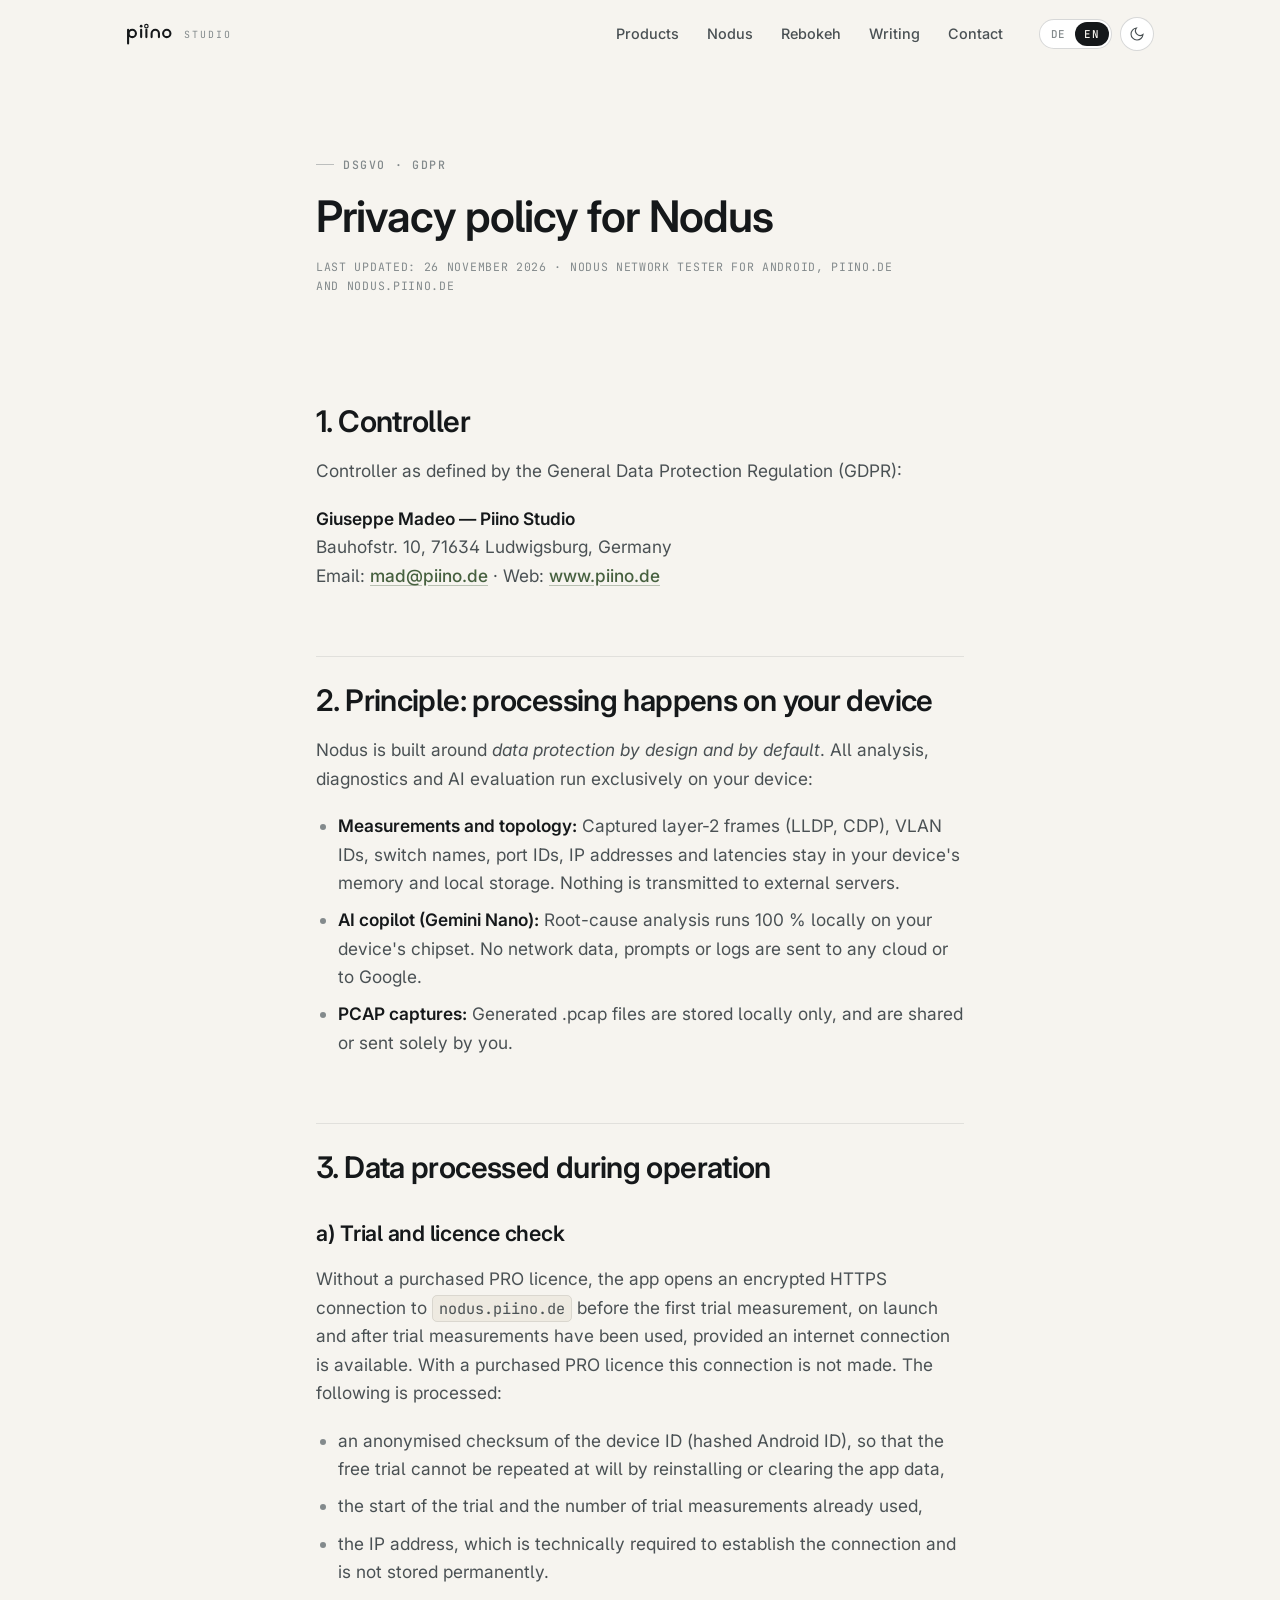
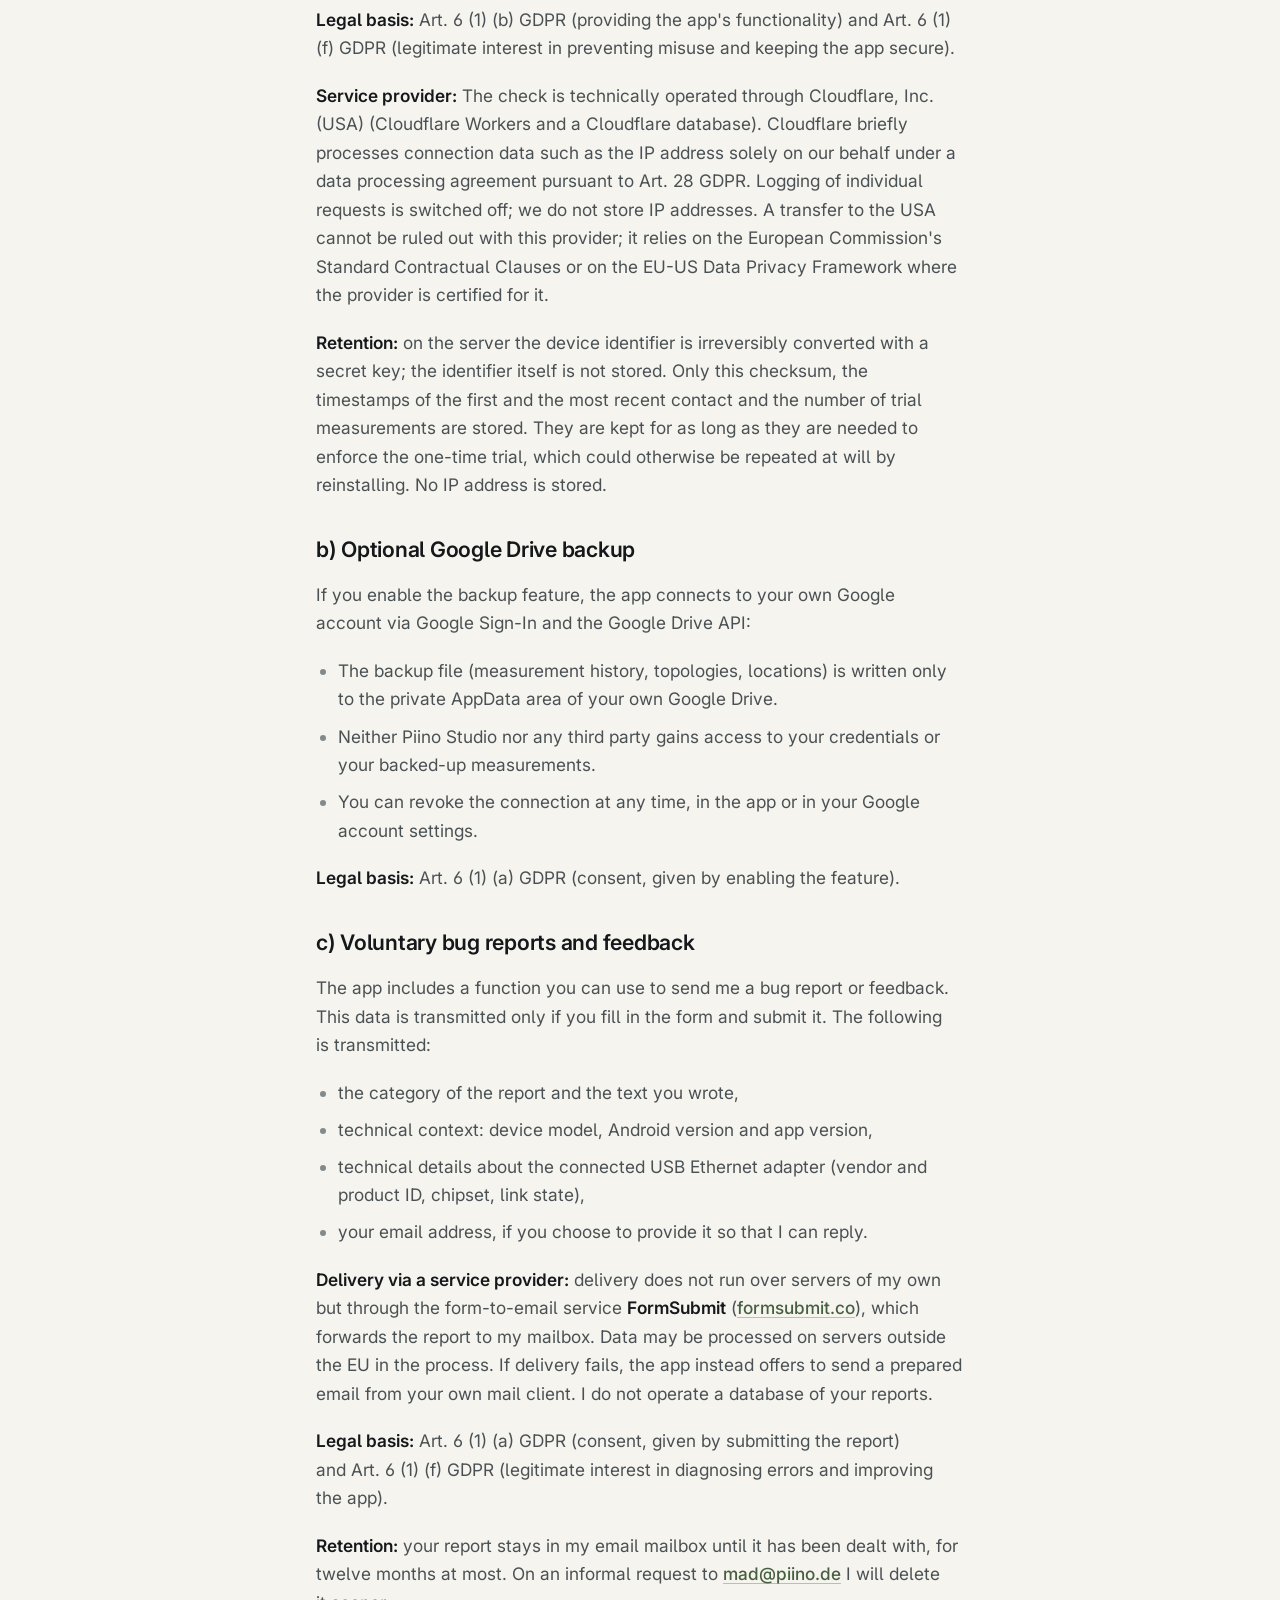
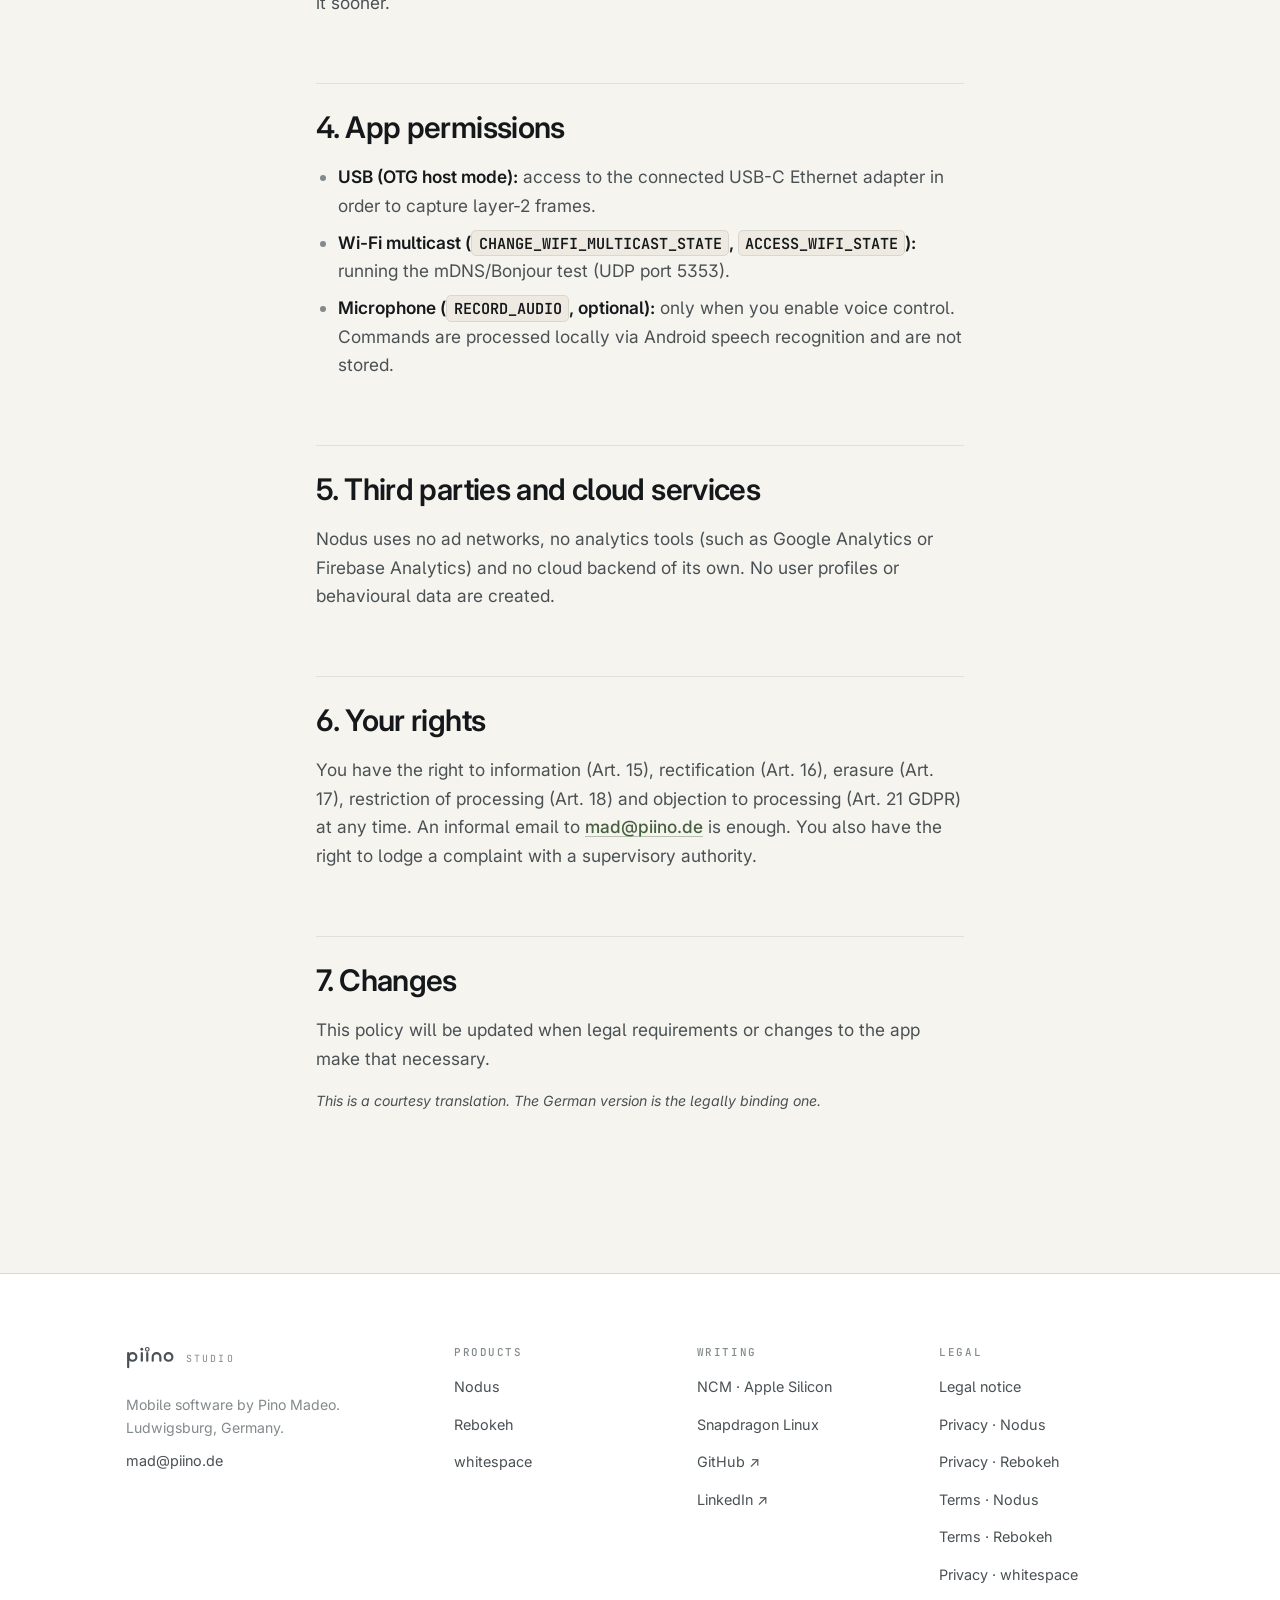
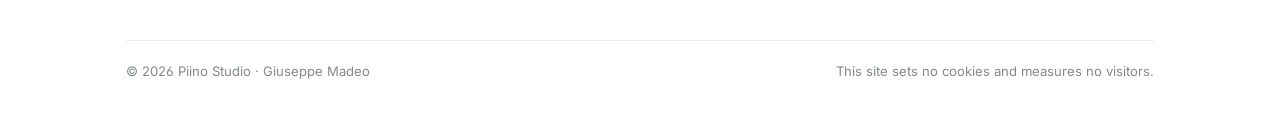
<file: datenschutz.html>
<!DOCTYPE html>
<html lang="de" data-lang="de">
<head>
<meta charset="utf-8">
<meta name="viewport" content="width=device-width, initial-scale=1">
<title>Datenschutzerklärung Nodus — Piino Studio</title>
<meta name="title-de" content="Datenschutzerklärung Nodus — Piino Studio">
<meta name="title-en" content="Privacy policy for Nodus — Piino Studio">
<meta name="description" content="Datenschutzerklärung für die Android-App Nodus Network Tester: 100 % lokale Verarbeitung, keine Tracker, optionales Google-Drive-Backup, freiwillige Fehlermeldungen.">
<meta name="description-de" content="Datenschutzerklärung für die Android-App Nodus Network Tester: 100 % lokale Verarbeitung, keine Tracker, optionales Google-Drive-Backup, freiwillige Fehlermeldungen.">
<meta name="description-en" content="Privacy policy for the Nodus Network Tester Android app: fully local processing, no trackers, optional Google Drive backup, voluntary bug reports.">
<meta name="theme-color" content="#F6F4EF" media="(prefers-color-scheme: light)">
<meta name="theme-color" content="#101311" media="(prefers-color-scheme: dark)">
<meta property="og:type" content="website">
<meta property="og:title" content="Datenschutzerklärung Nodus — Piino Studio">
<meta property="og:description" content="Datenschutzerklärung für die Android-App Nodus Network Tester: 100 % lokale Verarbeitung, keine Tracker, optionales Google-Drive-Backup, freiwillige Fehlermeldungen.">
<meta property="og:url" content="https://www.piino.de/datenschutz.html">
<meta property="og:image" content="https://www.piino.de/og-piino.png">
<meta property="og:image:width" content="1200">
<meta property="og:image:height" content="630">
<meta property="og:site_name" content="Piino Studio">
<meta property="og:locale" content="de_DE">
<meta property="og:locale:alternate" content="en_US">
<meta name="twitter:card" content="summary_large_image">
<link rel="canonical" href="https://www.piino.de/datenschutz.html">
<link rel="icon" href="favicon.svg" type="image/svg+xml">
<link rel="preconnect" href="https://fonts.googleapis.com">
<link rel="preconnect" href="https://fonts.gstatic.com" crossorigin>
<link href="https://fonts.googleapis.com/css2?family=Inter:wght@400;500;600&family=Instrument+Serif:ital@0;1&family=JetBrains+Mono:wght@400;500&display=swap" rel="stylesheet">
<link rel="stylesheet" href="styles.css">
<script>
(function(){var r=document.documentElement,t=null,l=null;
try{t=localStorage.getItem('piino-theme');l=localStorage.getItem('piino-lang');}catch(e){}
if(t){r.setAttribute('data-theme',t);}
if(!l){l=(navigator.language||'de').toLowerCase().slice(0,2)==='de'?'de':'en';}
r.setAttribute('data-lang',l);r.setAttribute('lang',l);})();
</script>
</head>
<body>
<a class="skip-link" href="#main"><span lang="de">Zum Inhalt springen</span><span lang="en">Skip to content</span></a>

<header class="site-header">
  <div class="wrap site-header__inner">
    <a class="brand" href="index.html" aria-label="Piino Studio">
      <svg viewBox="0 0 91 44" fill="none" aria-hidden="true"><g stroke="currentColor" stroke-width="4" stroke-linecap="round"><path d="M4 13v26"/><circle cx="12" cy="20" r="7"/><path d="M29 13v14"/><path d="M39 13v14"/><circle cx="39" cy="6" r="3.3" stroke-width="2.2"/><path d="M49 27v-7a7 7 0 0 1 14 0v7"/><circle cx="78" cy="20" r="7"/></g><circle cx="29" cy="6" r="2.6" fill="currentColor"/></svg>
      <span class="brand__sub">studio</span>
    </a>
    <nav class="site-nav" id="site-nav">
      <a class="nav-link" href="index.html#produkte"><span lang="de">Produkte</span><span lang="en">Products</span></a>
      <a class="nav-link" href="nodus.html">Nodus</a>
      <a class="nav-link" href="rebokeh.html">Rebokeh</a>
      <a class="nav-link" href="index.html#lesen"><span lang="de">Artikel</span><span lang="en">Writing</span></a>
      <a class="nav-link" href="index.html#kontakt"><span lang="de">Kontakt</span><span lang="en">Contact</span></a>
    </nav>
    <div class="header-tools">
      <div class="lang-switch" role="group" aria-label="Sprache / Language">
        <button type="button" data-lang-btn="de" aria-pressed="true">DE</button>
        <button type="button" data-lang-btn="en" aria-pressed="false">EN</button>
      </div>
      <button class="icon-btn" type="button" data-theme-toggle aria-label="Design umschalten / Toggle theme">
        <svg class="i-moon" viewBox="0 0 24 24" fill="none" stroke="currentColor" stroke-width="1.7" aria-hidden="true"><path d="M21 12.8A9 9 0 1 1 11.2 3a7 7 0 0 0 9.8 9.8z"/></svg>
        <svg class="i-sun" viewBox="0 0 24 24" fill="none" stroke="currentColor" stroke-width="1.7" aria-hidden="true"><circle cx="12" cy="12" r="4"/><path d="M12 2v2m0 16v2M4.9 4.9l1.4 1.4m11.4 11.4 1.4 1.4M2 12h2m16 0h2M4.9 19.1l1.4-1.4M17.7 6.3l1.4-1.4"/></svg>
      </button>
      <button class="icon-btn nav-toggle" type="button" data-nav-toggle aria-expanded="false" aria-controls="site-nav" aria-label="Menü / Menu">
        <svg viewBox="0 0 24 24" fill="none" stroke="currentColor" stroke-width="1.7" aria-hidden="true"><path d="M4 7h16M4 12h16M4 17h16"/></svg>
      </button>
    </div>
  </div>
</header>

<main id="main">
<section class="page-head">
  <div class="wrap wrap-narrow">
    <p class="eyebrow">DSGVO · GDPR</p>
    <h1 lang="de">Datenschutzerklärung Nodus</h1>
    <h1 lang="en">Privacy policy for Nodus</h1>
    <p class="legal-meta" style="margin-top: 16px;" lang="de">Stand: 26. November 2026 · Android-App Nodus Network Tester sowie piino.de und nodus.piino.de</p>
    <p class="legal-meta" style="margin-top: 16px;" lang="en">Last updated: 26 November 2026 · Nodus Network Tester for Android, piino.de and nodus.piino.de</p>
  </div>
</section>

<section class="section section--tight">
  <div class="wrap wrap-narrow">
    <div class="prose" lang="de">
      <h2 style="border: 0; padding-top: 0; margin-top: 0;">1. Verantwortlicher</h2>
      <p>Verantwortlicher im Sinne der Datenschutz-Grundverordnung (DSGVO):</p>
      <p><strong>Giuseppe Madeo — Piino Studio</strong><br>Bauhofstr. 10, 71634 Ludwigsburg, Deutschland<br>E-Mail: <a href="mailto:mad@piino.de">mad@piino.de</a> · Web: <a href="https://www.piino.de">www.piino.de</a></p>

      <h2>2. Grundsatz: Verarbeitung auf dem Gerät</h2>
      <p>Nodus ist nach dem Prinzip <em>Data Protection by Design and by Default</em> entwickelt. Sämtliche Analysen, Diagnosen und KI-Auswertungen laufen ausschließlich lokal auf Ihrem Endgerät:</p>
      <ul>
        <li><strong>Messergebnisse und Topologie:</strong> Erfasste Layer-2-Frames (LLDP, CDP), VLAN-IDs, Switch-Namen, Port-IDs, IP-Adressen und Latenzen verbleiben im Arbeitsspeicher und im lokalen Speicher Ihres Geräts. Eine Übertragung an externe Server findet nicht statt.</li>
        <li><strong>KI-Copilot (Gemini Nano):</strong> Die Ursachenanalyse arbeitet zu 100 % lokal auf dem Chipsatz Ihres Geräts. Es werden keine Netzwerkdaten, Eingaben oder Protokolle an eine Cloud oder an Google übermittelt.</li>
        <li><strong>PCAP-Mitschnitte:</strong> Erzeugte .pcap-Dateien liegen ausschließlich lokal und werden nur durch Sie selbst geteilt oder versendet.</li>
      </ul>

      <h2>3. Verarbeitete Daten beim Betrieb</h2>
      <h3>a) Testphasen- und Lizenzprüfung</h3>
      <p>Ohne gekaufte PRO-Lizenz baut die App vor der ersten Testmessung, beim Start und nach verbrauchten Testmessungen eine verschlüsselte HTTPS-Verbindung zu <code>nodus.piino.de</code> auf, sofern eine Internetverbindung besteht. Mit gekaufter PRO-Lizenz findet diese Verbindung nicht statt. Dabei werden verarbeitet:</p>
      <ul>
        <li>ein anonymisierter Prüfwert der Geräte-ID (gehashte Android-ID), damit die kostenlose Testphase nicht durch Neuinstallation oder Löschen der App-Daten beliebig wiederholt werden kann,</li>
        <li>der Beginn der Testphase und die Anzahl der bereits verbrauchten Testmessungen,</li>
        <li>die IP-Adresse, die für den Verbindungsaufbau technisch erforderlich ist und nicht dauerhaft gespeichert wird.</li>
      </ul>
      <p><strong>Rechtsgrundlage:</strong> Art. 6 Abs. 1 lit. b DSGVO (Bereitstellung der App-Funktionalität) sowie Art. 6 Abs. 1 lit. f DSGVO (berechtigtes Interesse an Missbrauchsverhinderung und Sicherheit).</p>
      <p><strong>Dienstleister:</strong> Die Prüfung wird technisch über Cloudflare, Inc. (USA) betrieben (Cloudflare Workers und eine Datenbank von Cloudflare). Cloudflare verarbeitet dabei Verbindungsdaten wie die IP-Adresse kurzzeitig und ausschließlich in unserem Auftrag auf Grundlage eines Auftragsverarbeitungsvertrags nach Art. 28 DSGVO. Die Protokollierung einzelner Anfragen ist abgeschaltet; wir speichern keine IP-Adressen. Eine Übermittlung in die USA lässt sich bei diesem Dienstleister nicht ausschließen; sie stützt sich auf die Standardvertragsklauseln der EU-Kommission beziehungsweise auf das EU-US Data Privacy Framework, soweit der Dienstleister hierfür zertifiziert ist.</p>
      <p><strong>Speicherdauer:</strong> Die Geräte-Kennung wird auf dem Server mit einem geheimen Schlüssel unumkehrbar umgerechnet; die Kennung selbst wird nicht gespeichert. Gespeichert werden ausschließlich dieser Prüfwert, die Zeitstempel des ersten und letzten Kontakts und die Anzahl der Testmessungen. Diese Angaben bleiben erhalten, solange sie zur Durchsetzung der einmaligen Testphase erforderlich sind, da diese sonst durch Neuinstallation beliebig wiederholbar wäre. Eine IP-Adresse wird nicht gespeichert.</p>

      <h3>b) Optionales Google-Drive-Backup</h3>
      <p>Aktivieren Sie die Sicherungsfunktion, verbindet sich die App über Google Sign-In und die Google-Drive-API mit Ihrem eigenen Google-Konto. Dabei gilt:</p>
      <ul>
        <li>Die Sicherungsdatei (Messhistorie, Topologien, Standorte) landet ausschließlich im privaten AppData-Bereich Ihres eigenen Google Drive.</li>
        <li>Weder Piino Studio noch Dritte erhalten Zugriff auf Ihre Zugangsdaten oder Ihre gesicherten Messdaten.</li>
        <li>Die Verbindung lässt sich jederzeit in der App oder in den Google-Kontoeinstellungen widerrufen.</li>
      </ul>
      <p><strong>Rechtsgrundlage:</strong> Art. 6 Abs. 1 lit. a DSGVO (Einwilligung durch Aktivierung der Funktion).</p>

      <h3>c) Freiwillige Fehlermeldungen und Feedback</h3>
      <p>Die App enthält eine Funktion, mit der Sie mir von sich aus eine Fehlermeldung oder Rückmeldung schicken können. Diese Daten werden ausschließlich dann übertragen, wenn Sie das Formular ausfüllen und absenden. Übermittelt werden dabei:</p>
      <ul>
        <li>die Kategorie der Meldung und Ihr Meldungstext,</li>
        <li>technische Eckdaten zur Einordnung: Gerätemodell, Android-Version und App-Version,</li>
        <li>technische Angaben zum angeschlossenen USB-Ethernet-Adapter (Hersteller- und Produktkennung, Chipsatz, Verbindungszustand),</li>
        <li>Ihre E-Mail-Adresse, sofern Sie diese freiwillig angeben, damit ich antworten kann.</li>
      </ul>
      <p><strong>Zustellung über einen Dienstleister:</strong> Der Versand läuft nicht über eigene Server, sondern über den Formular-zu-E-Mail-Dienst <strong>FormSubmit</strong> (<a href="https://formsubmit.co" target="_blank" rel="noopener">formsubmit.co</a>), der die Meldung an mein Postfach zustellt. Dabei können Daten auf Servern außerhalb der EU verarbeitet werden. Schlägt die Zustellung fehl, bietet die App stattdessen an, eine vorbereitete E-Mail aus Ihrem eigenen Mailprogramm zu senden. Eine eigene Datenbank mit Ihren Meldungen betreibe ich nicht.</p>
      <p><strong>Rechtsgrundlage:</strong> Art. 6 Abs. 1 lit. a DSGVO (Einwilligung durch das Absenden der Meldung) sowie Art. 6 Abs. 1 lit. f DSGVO (berechtigtes Interesse an der Fehleranalyse und Verbesserung der App).</p>
      <p><strong>Speicherdauer:</strong> Ihre Meldung verbleibt in meinem E-Mail-Postfach, bis sie erledigt ist, längstens zwölf Monate. Auf formlose Anfrage an <a href="mailto:mad@piino.de">mad@piino.de</a> lösche ich sie auch vorher.</p>

      <h2>4. App-Berechtigungen</h2>
      <ul>
        <li><strong>USB (OTG-Host-Modus):</strong> Zugriff auf den angeschlossenen USB-C-Ethernet-Adapter zur Erfassung von Layer-2-Frames.</li>
        <li><strong>WLAN-Multicast (<code>CHANGE_WIFI_MULTICAST_STATE</code>, <code>ACCESS_WIFI_STATE</code>):</strong> Durchführung des mDNS-/Bonjour-Tests (UDP-Port 5353).</li>
        <li><strong>Mikrofon (<code>RECORD_AUDIO</code>, optional):</strong> Nur bei aktivierter Sprachsteuerung. Die Befehle werden über die Android-Spracherkennung lokal verarbeitet und nicht gespeichert.</li>
      </ul>

      <h2>5. Dritte und Cloud-Dienste</h2>
      <p>Nodus nutzt keine Werbenetzwerke, keine Analysewerkzeuge (etwa Google Analytics oder Firebase Analytics) und kein eigenes Cloud-Backend. Nutzerprofile oder Verhaltensdaten werden nicht erstellt.</p>

      <h2>6. Ihre Rechte</h2>
      <p>Sie haben jederzeit das Recht auf Auskunft (Art. 15), Berichtigung (Art. 16), Löschung (Art. 17), Einschränkung der Verarbeitung (Art. 18) sowie Widerspruch gegen die Verarbeitung (Art. 21 DSGVO). Eine formlose E-Mail an <a href="mailto:mad@piino.de">mad@piino.de</a> genügt. Außerdem steht Ihnen ein Beschwerderecht bei einer Datenschutz-Aufsichtsbehörde zu.</p>

      <h2>7. Änderungen</h2>
      <p>Diese Erklärung wird angepasst, wenn gesetzliche Anforderungen oder Funktionsänderungen der App dies erfordern.</p>
    </div>

    <div class="prose" lang="en">
      <h2 style="border: 0; padding-top: 0; margin-top: 0;">1. Controller</h2>
      <p>Controller as defined by the General Data Protection Regulation (GDPR):</p>
      <p><strong>Giuseppe Madeo — Piino Studio</strong><br>Bauhofstr. 10, 71634 Ludwigsburg, Germany<br>Email: <a href="mailto:mad@piino.de">mad@piino.de</a> · Web: <a href="https://www.piino.de">www.piino.de</a></p>

      <h2>2. Principle: processing happens on your device</h2>
      <p>Nodus is built around <em>data protection by design and by default</em>. All analysis, diagnostics and AI evaluation run exclusively on your device:</p>
      <ul>
        <li><strong>Measurements and topology:</strong> Captured layer-2 frames (LLDP, CDP), VLAN IDs, switch names, port IDs, IP addresses and latencies stay in your device's memory and local storage. Nothing is transmitted to external servers.</li>
        <li><strong>AI copilot (Gemini Nano):</strong> Root-cause analysis runs 100 % locally on your device's chipset. No network data, prompts or logs are sent to any cloud or to Google.</li>
        <li><strong>PCAP captures:</strong> Generated .pcap files are stored locally only, and are shared or sent solely by you.</li>
      </ul>

      <h2>3. Data processed during operation</h2>
      <h3>a) Trial and licence check</h3>
      <p>Without a purchased PRO licence, the app opens an encrypted HTTPS connection to <code>nodus.piino.de</code> before the first trial measurement, on launch and after trial measurements have been used, provided an internet connection is available. With a purchased PRO licence this connection is not made. The following is processed:</p>
      <ul>
        <li>an anonymised checksum of the device ID (hashed Android ID), so that the free trial cannot be repeated at will by reinstalling or clearing the app data,</li>
        <li>the start of the trial and the number of trial measurements already used,</li>
        <li>the IP address, which is technically required to establish the connection and is not stored permanently.</li>
      </ul>
      <p><strong>Legal basis:</strong> Art. 6 (1) (b) GDPR (providing the app's functionality) and Art. 6 (1) (f) GDPR (legitimate interest in preventing misuse and keeping the app secure).</p>
      <p><strong>Service provider:</strong> The check is technically operated through Cloudflare, Inc. (USA) (Cloudflare Workers and a Cloudflare database). Cloudflare briefly processes connection data such as the IP address solely on our behalf under a data processing agreement pursuant to Art. 28 GDPR. Logging of individual requests is switched off; we do not store IP addresses. A transfer to the USA cannot be ruled out with this provider; it relies on the European Commission's Standard Contractual Clauses or on the EU-US Data Privacy Framework where the provider is certified for it.</p>
      <p><strong>Retention:</strong> on the server the device identifier is irreversibly converted with a secret key; the identifier itself is not stored. Only this checksum, the timestamps of the first and the most recent contact and the number of trial measurements are stored. They are kept for as long as they are needed to enforce the one-time trial, which could otherwise be repeated at will by reinstalling. No IP address is stored.</p>

      <h3>b) Optional Google Drive backup</h3>
      <p>If you enable the backup feature, the app connects to your own Google account via Google Sign-In and the Google Drive API:</p>
      <ul>
        <li>The backup file (measurement history, topologies, locations) is written only to the private AppData area of your own Google Drive.</li>
        <li>Neither Piino Studio nor any third party gains access to your credentials or your backed-up measurements.</li>
        <li>You can revoke the connection at any time, in the app or in your Google account settings.</li>
      </ul>
      <p><strong>Legal basis:</strong> Art. 6 (1) (a) GDPR (consent, given by enabling the feature).</p>

      <h3>c) Voluntary bug reports and feedback</h3>
      <p>The app includes a function you can use to send me a bug report or feedback. This data is transmitted only if you fill in the form and submit it. The following is transmitted:</p>
      <ul>
        <li>the category of the report and the text you wrote,</li>
        <li>technical context: device model, Android version and app version,</li>
        <li>technical details about the connected USB Ethernet adapter (vendor and product ID, chipset, link state),</li>
        <li>your email address, if you choose to provide it so that I can reply.</li>
      </ul>
      <p><strong>Delivery via a service provider:</strong> delivery does not run over servers of my own but through the form-to-email service <strong>FormSubmit</strong> (<a href="https://formsubmit.co" target="_blank" rel="noopener">formsubmit.co</a>), which forwards the report to my mailbox. Data may be processed on servers outside the EU in the process. If delivery fails, the app instead offers to send a prepared email from your own mail client. I do not operate a database of your reports.</p>
      <p><strong>Legal basis:</strong> Art. 6 (1) (a) GDPR (consent, given by submitting the report) and Art. 6 (1) (f) GDPR (legitimate interest in diagnosing errors and improving the app).</p>
      <p><strong>Retention:</strong> your report stays in my email mailbox until it has been dealt with, for twelve months at most. On an informal request to <a href="mailto:mad@piino.de">mad@piino.de</a> I will delete it sooner.</p>

      <h2>4. App permissions</h2>
      <ul>
        <li><strong>USB (OTG host mode):</strong> access to the connected USB-C Ethernet adapter in order to capture layer-2 frames.</li>
        <li><strong>Wi-Fi multicast (<code>CHANGE_WIFI_MULTICAST_STATE</code>, <code>ACCESS_WIFI_STATE</code>):</strong> running the mDNS/Bonjour test (UDP port 5353).</li>
        <li><strong>Microphone (<code>RECORD_AUDIO</code>, optional):</strong> only when you enable voice control. Commands are processed locally via Android speech recognition and are not stored.</li>
      </ul>

      <h2>5. Third parties and cloud services</h2>
      <p>Nodus uses no ad networks, no analytics tools (such as Google Analytics or Firebase Analytics) and no cloud backend of its own. No user profiles or behavioural data are created.</p>

      <h2>6. Your rights</h2>
      <p>You have the right to information (Art. 15), rectification (Art. 16), erasure (Art. 17), restriction of processing (Art. 18) and objection to processing (Art. 21 GDPR) at any time. An informal email to <a href="mailto:mad@piino.de">mad@piino.de</a> is enough. You also have the right to lodge a complaint with a supervisory authority.</p>

      <h2>7. Changes</h2>
      <p>This policy will be updated when legal requirements or changes to the app make that necessary.</p>

      <p class="small"><em>This is a courtesy translation. The German version is the legally binding one.</em></p>
    </div>
  </div>
</section>

</main>

<footer class="site-footer">
  <div class="wrap">
    <div class="footer-grid">
      <div>
        <a class="brand" href="index.html" aria-label="Piino Studio">
          <svg viewBox="0 0 91 44" fill="none" aria-hidden="true" style="height: 24px;"><g stroke="currentColor" stroke-width="4" stroke-linecap="round"><path d="M4 13v26"/><circle cx="12" cy="20" r="7"/><path d="M29 13v14"/><path d="M39 13v14"/><circle cx="39" cy="6" r="3.3" stroke-width="2.2"/><path d="M49 27v-7a7 7 0 0 1 14 0v7"/><circle cx="78" cy="20" r="7"/></g><circle cx="29" cy="6" r="2.6" fill="currentColor"/></svg>
          <span class="brand__sub">studio</span>
        </a>
        <p class="small" style="margin-top: 14px; max-width: 34ch;" lang="de">Mobile Software von Pino Madeo. Ludwigsburg, Deutschland.</p>
        <p class="small" style="margin-top: 14px; max-width: 34ch;" lang="en">Mobile software by Pino Madeo. Ludwigsburg, Germany.</p>
        <p class="small" style="margin-top: 10px;"><a href="mailto:mad@piino.de">mad@piino.de</a></p>
      </div>
      <div>
        <h4 lang="de">Produkte</h4><h4 lang="en">Products</h4>
        <ul>
          <li><a href="nodus.html">Nodus</a></li>
          <li><a href="rebokeh.html">Rebokeh</a></li>
          <li><a href="index.html#produkte">whitespace</a></li>
        </ul>
      </div>
      <div>
        <h4 lang="de">Artikel</h4><h4 lang="en">Writing</h4>
        <ul>
          <li><a href="ncm-m5pro.html">NCM &middot; Apple Silicon</a></li>
          <li><a href="honor-magicbook-art-14-linux.html">Snapdragon Linux</a></li>
          <li><a href="https://github.com/PiinoStudio" target="_blank" rel="noopener">GitHub &#8599;</a></li>
          <li><a href="https://www.linkedin.com/in/giuseppe-madeo-734a32218/" target="_blank" rel="noopener">LinkedIn &#8599;</a></li>
        </ul>
      </div>
      <div>
        <h4 lang="de">Rechtliches</h4><h4 lang="en">Legal</h4>
        <ul>
          <li><a href="impressum.html"><span lang="de">Impressum</span><span lang="en">Legal notice</span></a></li>
          <li><a href="datenschutz.html"><span lang="de">Datenschutz Nodus</span><span lang="en">Privacy &middot; Nodus</span></a></li>
          <li><a href="rebokeh-datenschutz.html"><span lang="de">Datenschutz Rebokeh</span><span lang="en">Privacy &middot; Rebokeh</span></a></li>
          <li><a href="nodus-nutzungsbedingungen.html"><span lang="de">Nutzungsbedingungen Nodus</span><span lang="en">Terms &middot; Nodus</span></a></li>
          <li><a href="rebokeh-nutzungsbedingungen.html"><span lang="de">Nutzungsbedingungen Rebokeh</span><span lang="en">Terms &middot; Rebokeh</span></a></li>
          <li><a href="whitespace-datenschutz.html"><span lang="de">Datenschutz whitespace</span><span lang="en">Privacy &middot; whitespace</span></a></li>
        </ul>
      </div>
    </div>
    <div class="footer-bottom">
      <p>&copy; <span data-year>2026</span> Piino Studio &middot; Giuseppe Madeo</p>
      <p lang="de">Diese Seite setzt keine Cookies und misst keine Besucher.</p>
      <p lang="en">This site sets no cookies and measures no visitors.</p>
    </div>
  </div>
</footer>

<script src="app.js" defer></script>
</body>
</html>
</file>
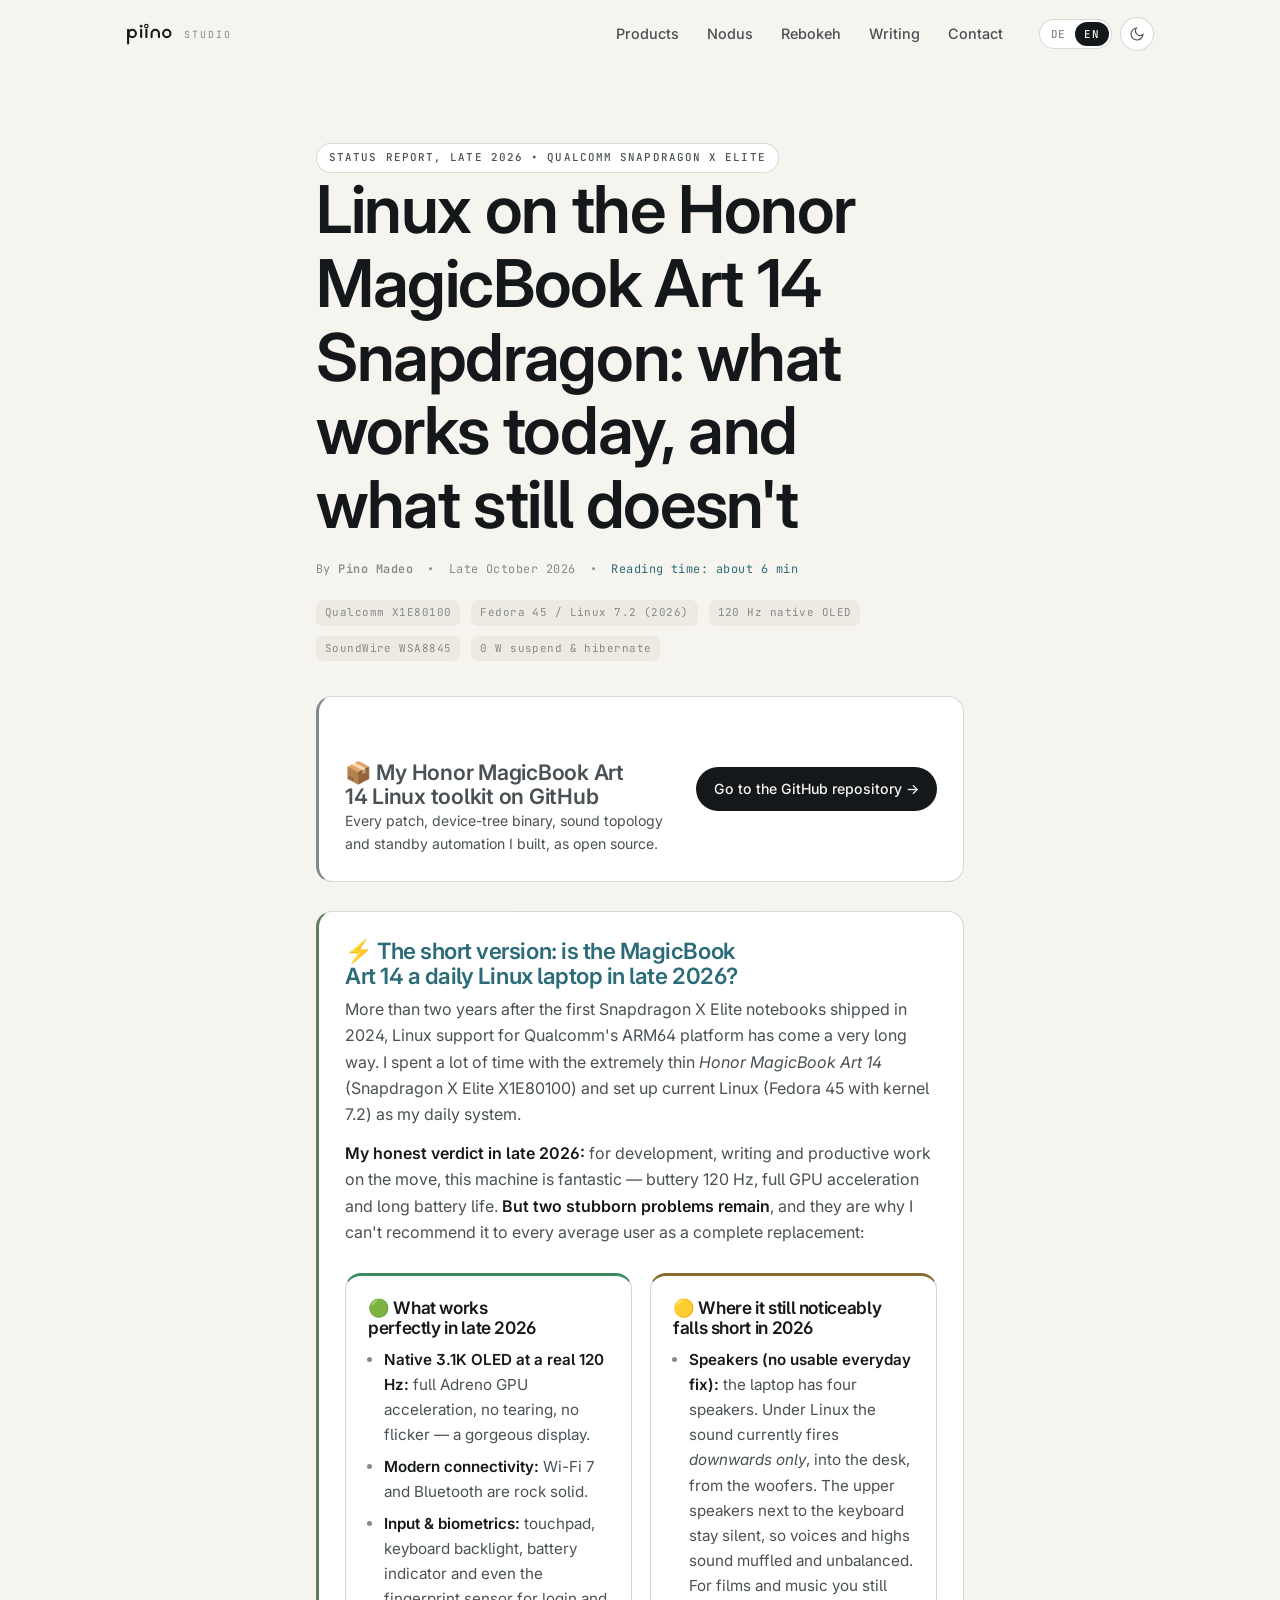
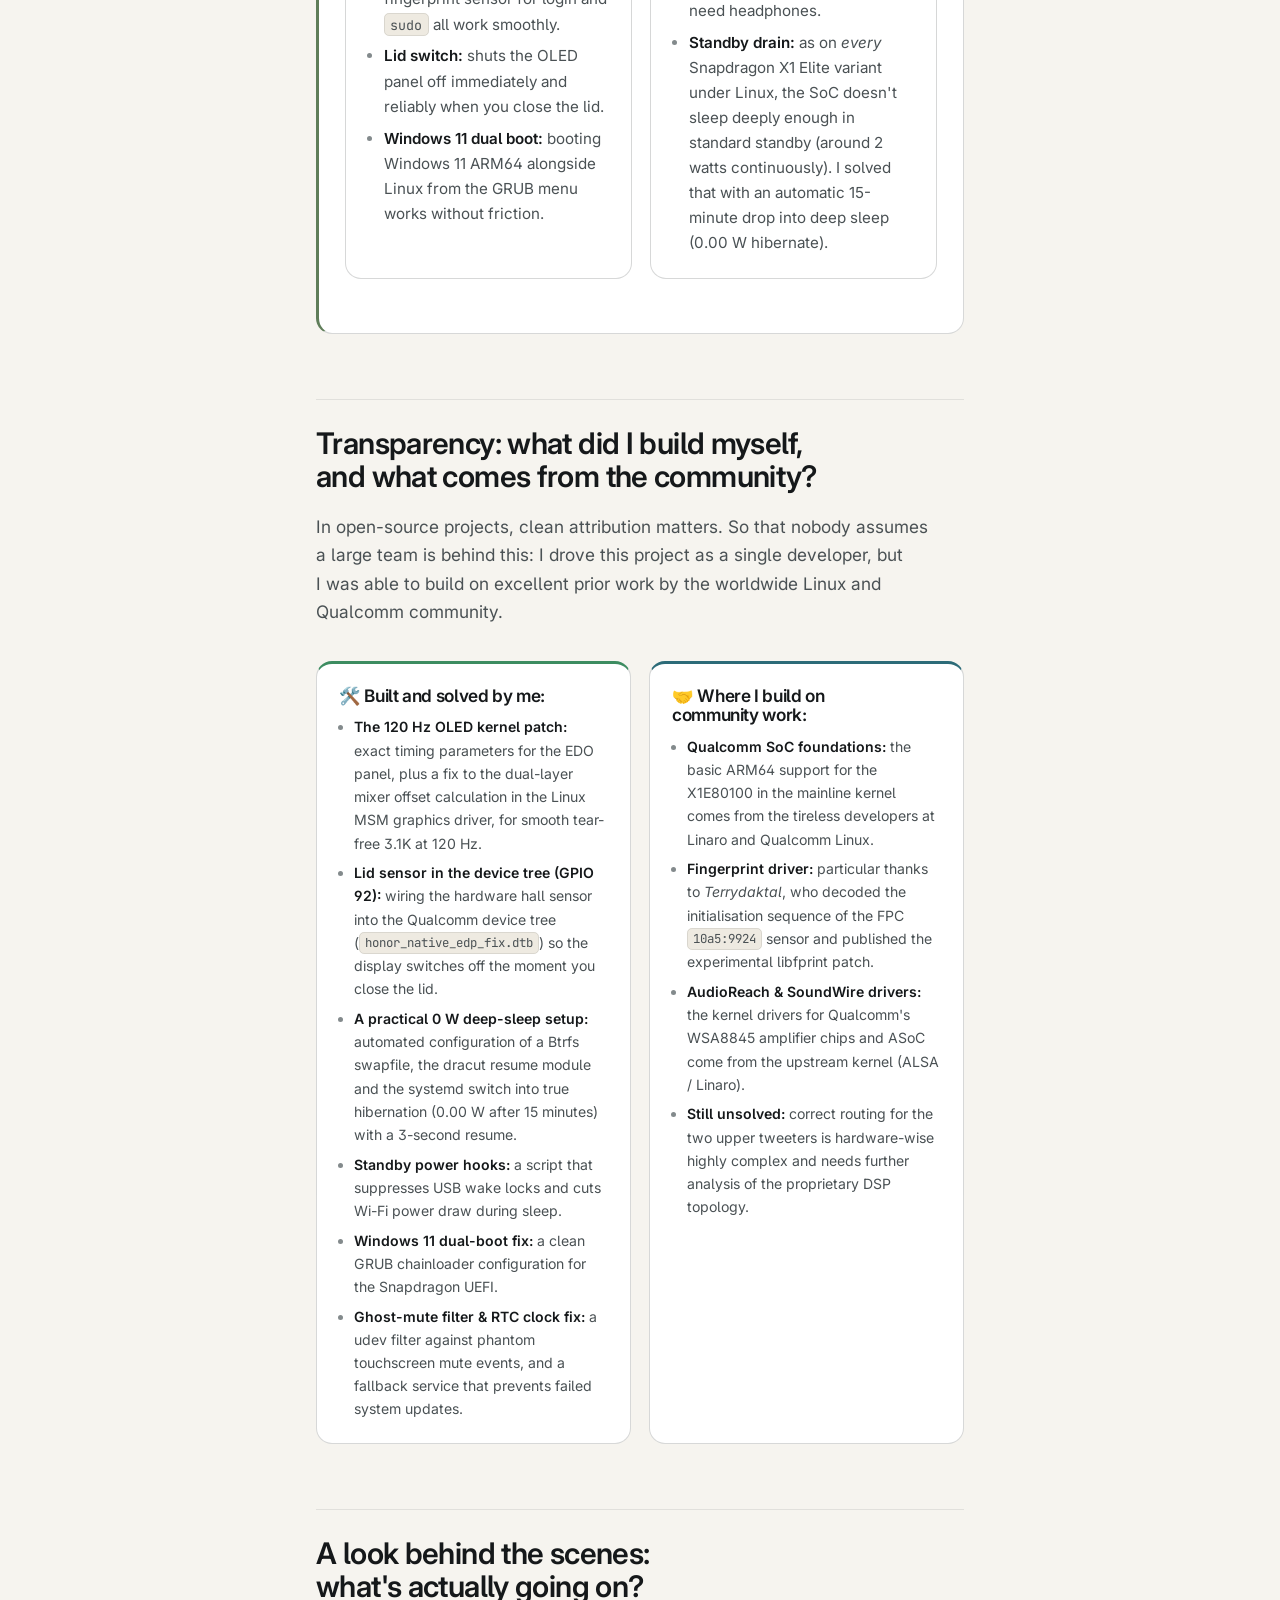
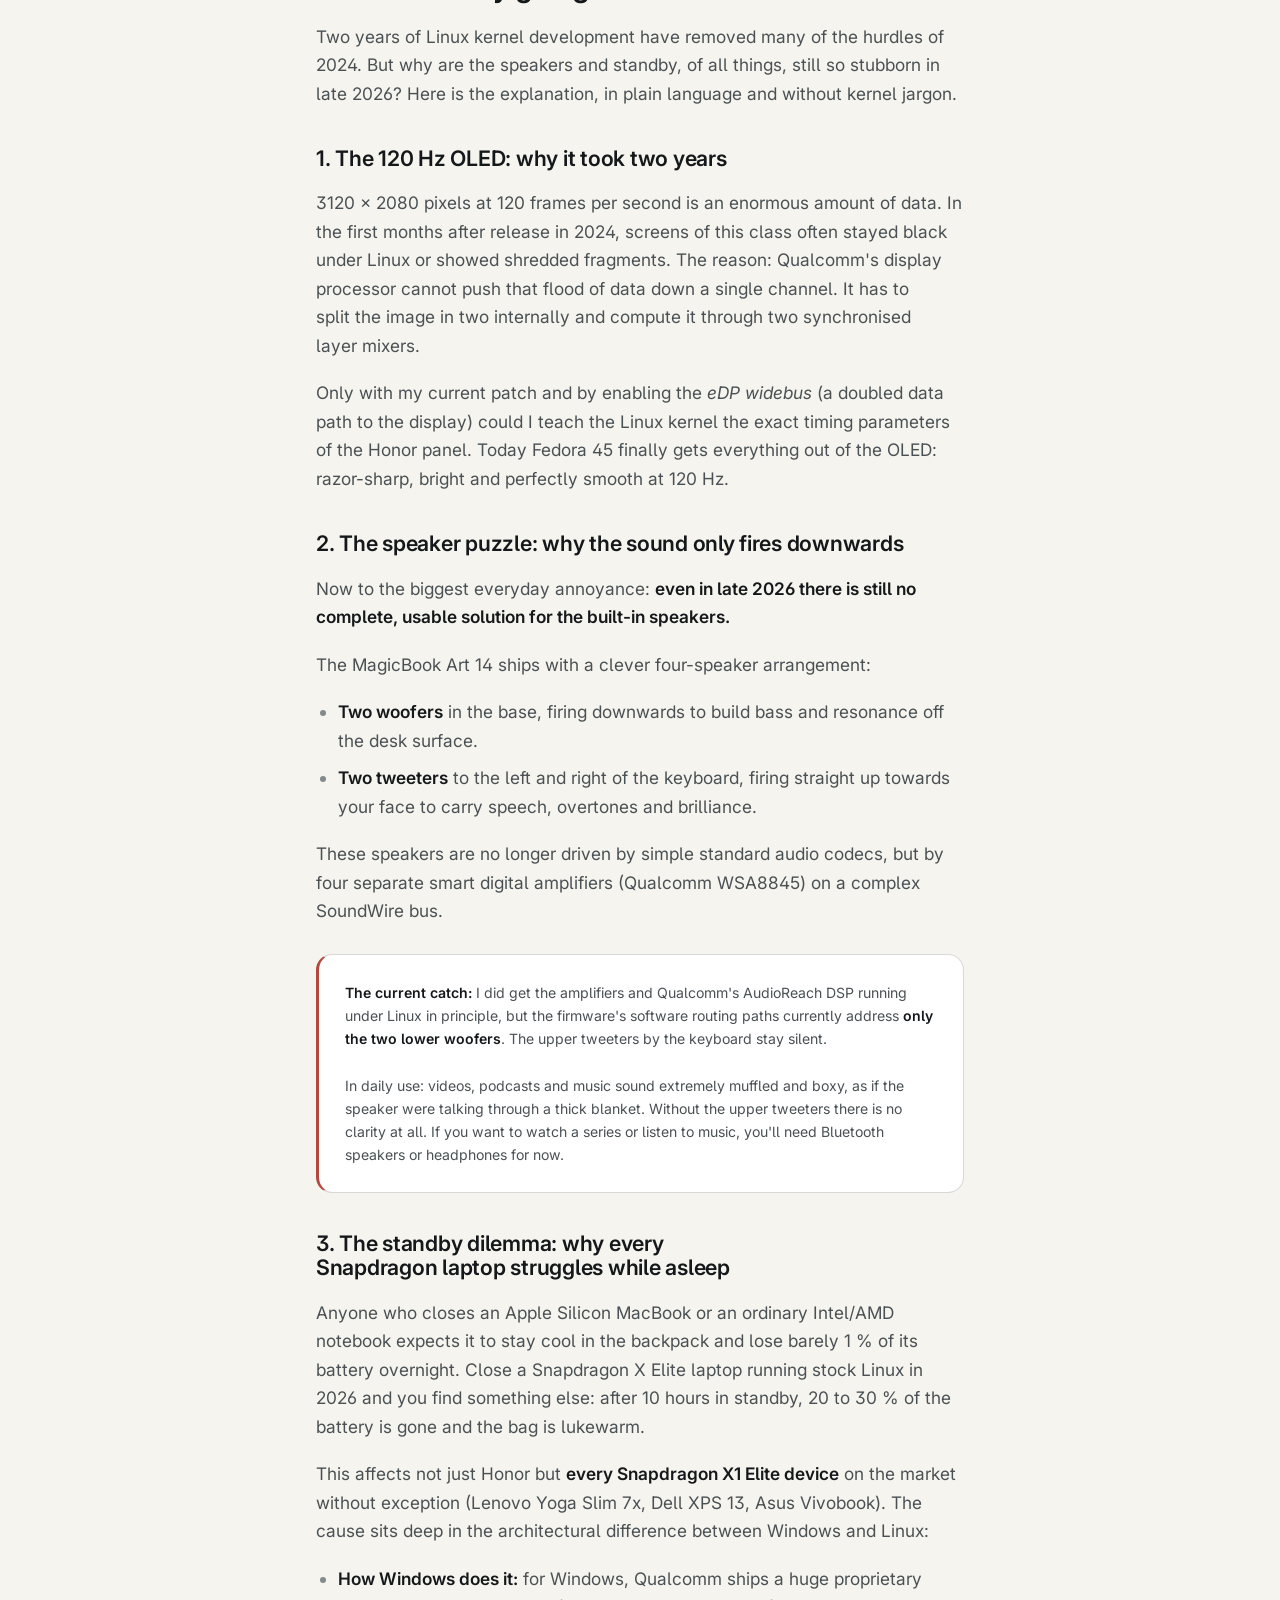
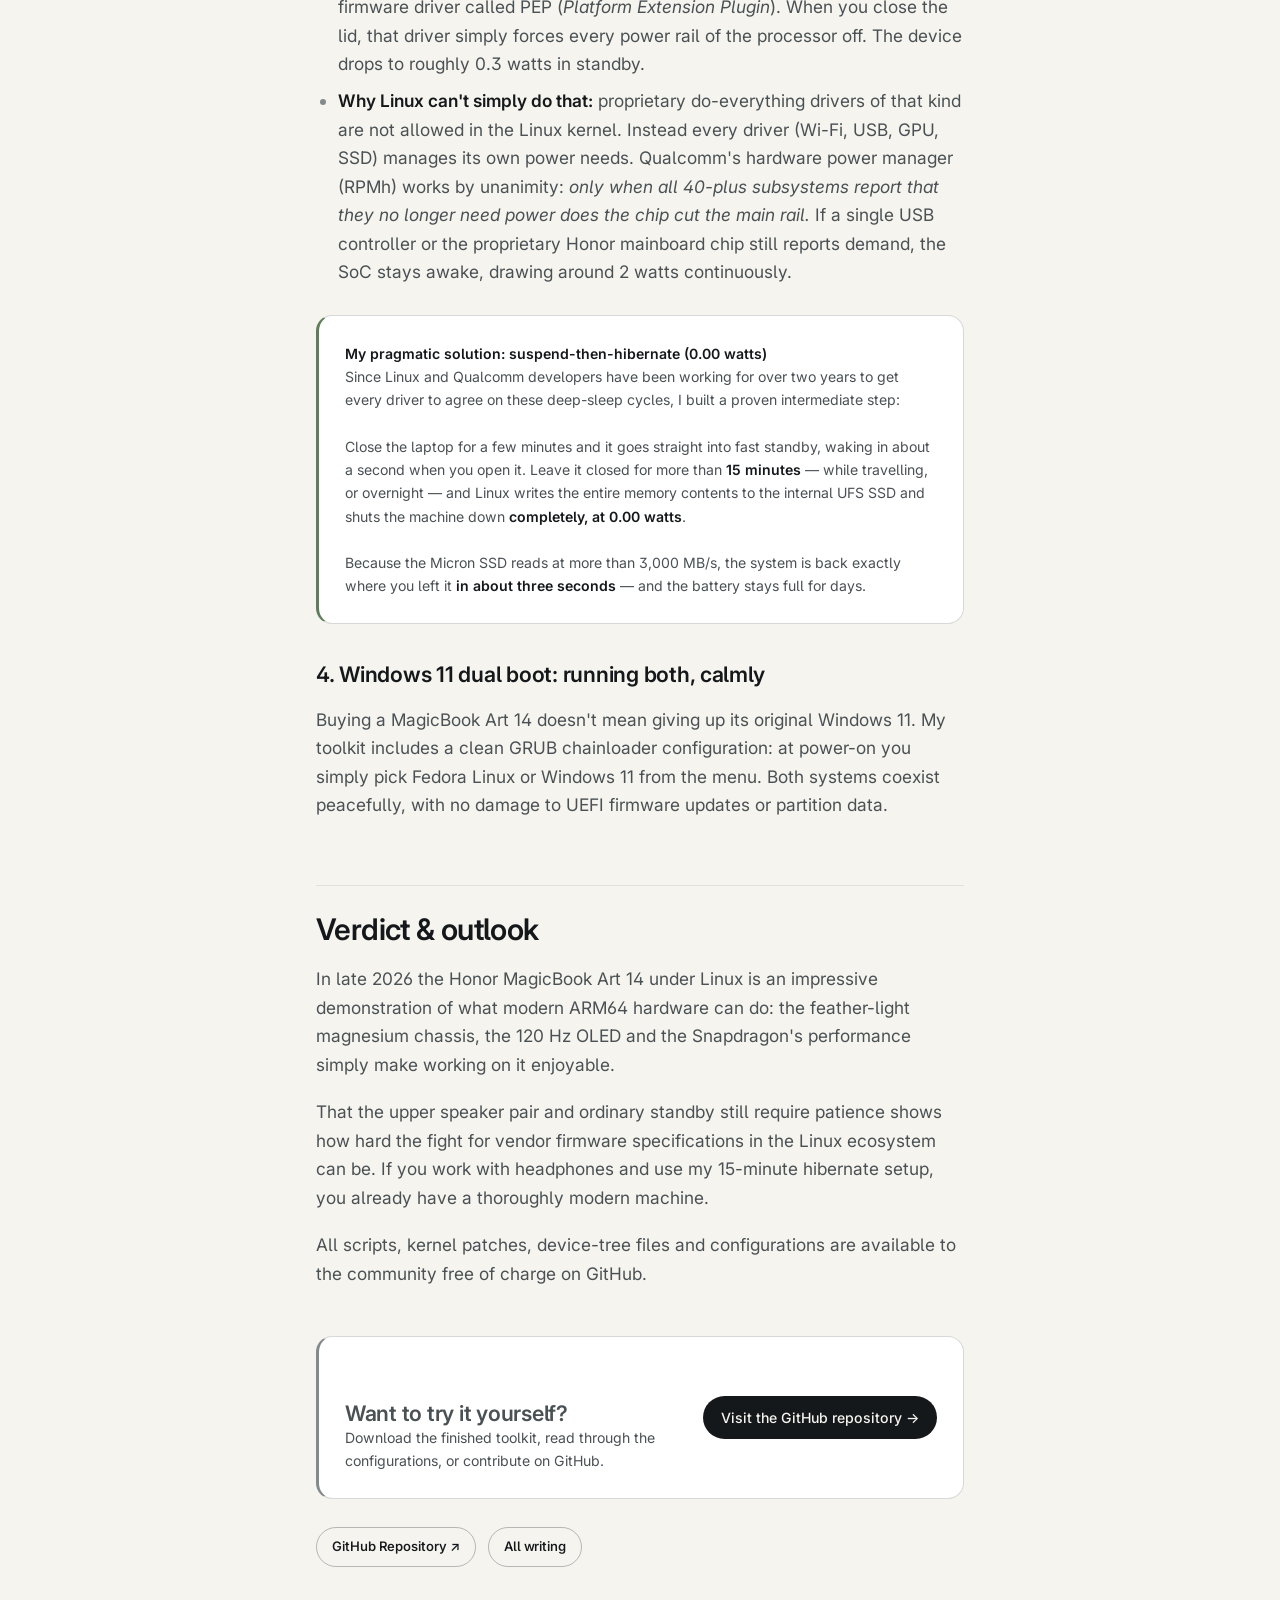
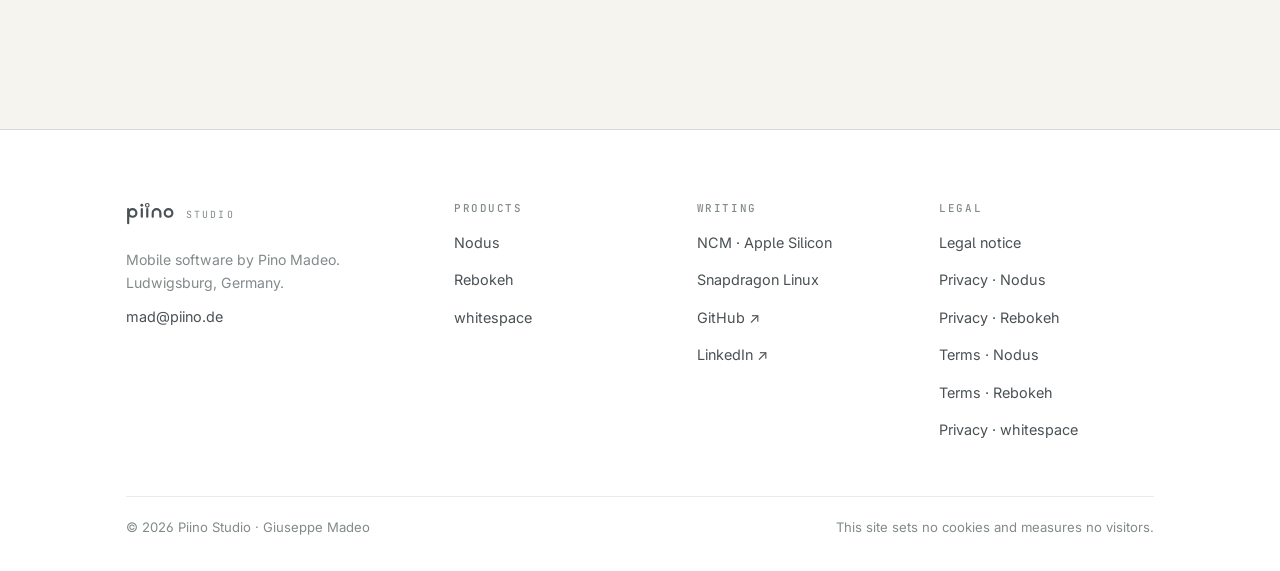
<file: honor-magicbook-art-14-linux.html>
<!DOCTYPE html>
<html lang="de" data-lang="de">
<head>
<meta charset="utf-8">
<meta name="viewport" content="width=device-width, initial-scale=1">
<title>Linux auf dem Honor MagicBook Art 14 Snapdragon — Piino Studio</title>
<meta name="title-de" content="Linux auf dem Honor MagicBook Art 14 Snapdragon — Piino Studio">
<meta name="title-en" content="Linux on the Honor MagicBook Art 14 Snapdragon — Piino Studio">
<meta name="description" content="Statusbericht Ende 2026 zu Linux auf dem Honor MagicBook Art 14 mit Snapdragon X Elite: 120-Hz-OLED, Wi-Fi 7, Fingerabdruck — und was weiterhin hakt.">
<meta name="description-de" content="Statusbericht Ende 2026 zu Linux auf dem Honor MagicBook Art 14 mit Snapdragon X Elite: 120-Hz-OLED, Wi-Fi 7, Fingerabdruck — und was weiterhin hakt.">
<meta name="description-en" content="A late-2026 status report on Linux on the Honor MagicBook Art 14 with Snapdragon X Elite: 120 Hz OLED, Wi-Fi 7, fingerprint — and what still doesn't work.">
<meta name="theme-color" content="#F6F4EF" media="(prefers-color-scheme: light)">
<meta name="theme-color" content="#101311" media="(prefers-color-scheme: dark)">
<meta property="og:type" content="article">
<meta property="og:title" content="Linux auf dem Honor MagicBook Art 14 Snapdragon — Piino Studio">
<meta property="og:description" content="Statusbericht Ende 2026 zu Linux auf dem Honor MagicBook Art 14 mit Snapdragon X Elite: 120-Hz-OLED, Wi-Fi 7, Fingerabdruck — und was weiterhin hakt.">
<meta property="og:url" content="https://www.piino.de/honor-magicbook-art-14-linux.html">
<meta property="og:image" content="https://www.piino.de/og-piino.png">
<meta property="og:image:width" content="1200">
<meta property="og:image:height" content="630">
<meta property="og:site_name" content="Piino Studio">
<meta property="og:locale" content="de_DE">
<meta property="og:locale:alternate" content="en_US">
<meta name="twitter:card" content="summary_large_image">
<link rel="canonical" href="https://www.piino.de/honor-magicbook-art-14-linux.html">
<link rel="icon" href="favicon.svg" type="image/svg+xml">
<link rel="preconnect" href="https://fonts.googleapis.com">
<link rel="preconnect" href="https://fonts.gstatic.com" crossorigin>
<link href="https://fonts.googleapis.com/css2?family=Inter:wght@400;500;600&family=Instrument+Serif:ital@0;1&family=JetBrains+Mono:wght@400;500&display=swap" rel="stylesheet">
<link rel="stylesheet" href="styles.css">
<script>
(function(){var r=document.documentElement,t=null,l=null;
try{t=localStorage.getItem('piino-theme');l=localStorage.getItem('piino-lang');}catch(e){}
if(t){r.setAttribute('data-theme',t);}
if(!l){l=(navigator.language||'de').toLowerCase().slice(0,2)==='de'?'de':'en';}
r.setAttribute('data-lang',l);r.setAttribute('lang',l);})();
</script>
</head>
<body>
<a class="skip-link" href="#main"><span lang="de">Zum Inhalt springen</span><span lang="en">Skip to content</span></a>

<header class="site-header">
  <div class="wrap site-header__inner">
    <a class="brand" href="index.html" aria-label="Piino Studio">
      <svg viewBox="0 0 91 44" fill="none" aria-hidden="true"><g stroke="currentColor" stroke-width="4" stroke-linecap="round"><path d="M4 13v26"/><circle cx="12" cy="20" r="7"/><path d="M29 13v14"/><path d="M39 13v14"/><circle cx="39" cy="6" r="3.3" stroke-width="2.2"/><path d="M49 27v-7a7 7 0 0 1 14 0v7"/><circle cx="78" cy="20" r="7"/></g><circle cx="29" cy="6" r="2.6" fill="currentColor"/></svg>
      <span class="brand__sub">studio</span>
    </a>
    <nav class="site-nav" id="site-nav">
      <a class="nav-link" href="index.html#produkte"><span lang="de">Produkte</span><span lang="en">Products</span></a>
      <a class="nav-link" href="nodus.html">Nodus</a>
      <a class="nav-link" href="rebokeh.html">Rebokeh</a>
      <a class="nav-link" href="index.html#lesen"><span lang="de">Artikel</span><span lang="en">Writing</span></a>
      <a class="nav-link" href="index.html#kontakt"><span lang="de">Kontakt</span><span lang="en">Contact</span></a>
    </nav>
    <div class="header-tools">
      <div class="lang-switch" role="group" aria-label="Sprache / Language">
        <button type="button" data-lang-btn="de" aria-pressed="true">DE</button>
        <button type="button" data-lang-btn="en" aria-pressed="false">EN</button>
      </div>
      <button class="icon-btn" type="button" data-theme-toggle aria-label="Design umschalten / Toggle theme">
        <svg class="i-moon" viewBox="0 0 24 24" fill="none" stroke="currentColor" stroke-width="1.7" aria-hidden="true"><path d="M21 12.8A9 9 0 1 1 11.2 3a7 7 0 0 0 9.8 9.8z"/></svg>
        <svg class="i-sun" viewBox="0 0 24 24" fill="none" stroke="currentColor" stroke-width="1.7" aria-hidden="true"><circle cx="12" cy="12" r="4"/><path d="M12 2v2m0 16v2M4.9 4.9l1.4 1.4m11.4 11.4 1.4 1.4M2 12h2m16 0h2M4.9 19.1l1.4-1.4M17.7 6.3l1.4-1.4"/></svg>
      </button>
      <button class="icon-btn nav-toggle" type="button" data-nav-toggle aria-expanded="false" aria-controls="site-nav" aria-label="Menü / Menu">
        <svg viewBox="0 0 24 24" fill="none" stroke="currentColor" stroke-width="1.7" aria-hidden="true"><path d="M4 7h16M4 12h16M4 17h16"/></svg>
      </button>
    </div>
  </div>
</header>

<main id="main">

<article class="section section--tight">
  <div class="wrap wrap-narrow">
<!-- Header -->
<div lang="de">
    <header class="article-header">
      <div class="article-badge">STATUSBERICHT ENDE 2026 &bull; QUALCOMM SNAPDRAGON X ELITE</div>
      <h1>
        Linux auf dem Honor MagicBook Art 14 Snapdragon: Was geht heute und wo es noch klemmt
      </h1>
      <div class="article-meta">
        <span>Von <strong>Pino Madeo</strong></span>
        <span>&bull;</span>
        <span>Ende Oktober 2026</span>
        <span>&bull;</span>
        <span style="color: var(--nodus);">Lesedauer: ca. 6 Min.</span>
      </div>
      <div style="margin-top: 16px;">
        <span class="tag-pill">Qualcomm X1E80100</span>
        <span class="tag-pill">Fedora 45 / Linux 7.2 (2026)</span>
        <span class="tag-pill">120Hz Native OLED</span>
        <span class="tag-pill">SoundWire WSA8845</span>
        <span class="tag-pill">0W Suspend &amp; Hibernate</span>
      </div>
    </header>

    <!-- Main Body -->
    <div class="prose article-body">

      <!-- GitHub Banner -->
      <div class="github-banner">
        <div class="github-banner-text">
          <h3>📦 Mein Honor MagicBook Art 14 Linux Toolkit auf GitHub</h3>
          <p>Alle von mir erstellten Patches, Device-Tree-Binaries, Sound-Topologien und Standby-Automatisierungen als Open Source.</p>
        </div>
        <a href="https://github.com/PiinoStudio/honor-magicbook-art-14-linux" target="_blank" class="btn-primary">Zum GitHub Repository &rarr;</a>
      </div>

      <!-- Quick Summary / Mainstream intro -->
      <div class="summary-box">
        <h2 style="font-size: 1.4rem; margin: 0 0 8px 0; border: none; padding: 0; color: var(--nodus);">
          ⚡ Für Eilige: Taugt das MagicBook Art 14 Ende 2026 als täglicher Linux-Laptop?
        </h2>
        <p style="margin-bottom: 12px; font-size: 1rem;">
          Über zwei Jahre nach dem Marktstart der ersten Snapdragon X Elite Notebooks im Jahr 2024 hat sich die Linux-Unterstützung für Qualcomms ARM64-Plattform gewaltig weiterentwickelt. Ich habe mich intensiv mit dem extrem dünnen <em>Honor MagicBook Art 14</em> (Snapdragon X Elite X1E80100) auseinandergesetzt und modernes Linux (Fedora 45 mit aktuellem Kernel 7.2) als tägliches System eingerichtet.
        </p>
        <p style="margin-bottom: 0; font-size: 1rem;">
          <strong>Mein ehrliches Fazit Ende 2026:</strong> Für Entwickler, Schreibarbeiten und produktives Arbeiten unterwegs ist das Gerät mit butterweichen 120 Hz, voller GPU-Beschleunigung und langer Arbeitszeit fantastisch. <strong>Doch auch Ende 2026 gibt es zwei hartnäckige Baustellen</strong>, die verhindern, dass man das System uneingeschränkt jedem Durchschnittsnutzer als vollständigen Ersatz empfehlen kann:
        </p>

        <div class="summary-grid">
          <div class="summary-card" style="border-top: 3px solid var(--ok);">
            <h4>🟢 Was Ende 2026 perfekt läuft</h4>
            <ul style="margin: 0 0 0 16px; padding: 0; font-size: 0.95rem;">
              <li><strong>Natives 3.1K OLED bei echten 120 Hz:</strong> Volle Adreno-GPU-Beschleunigung, keine Bildrisse, kein Flimmern – ein Traum von einem Display.</li>
              <li><strong>Moderne Konnektivität:</strong> Wi-Fi 7 und Bluetooth laufen absolut rocksolid.</li>
              <li><strong>Eingabe &amp; Biometrie:</strong> Touchpad, Tastaturbeleuchtung, Akkuanzeige und sogar der Fingerabdruck-Sensor zum Login und für <code>sudo</code> funktionieren reibungslos.</li>
              <li><strong>Deckelsensor (Lid Switch):</strong> Schaltet das OLED-Panel beim Zuklappen sofort und zuverlässig ab.</li>
              <li><strong>Windows 11 Dual-Boot:</strong> Paralleles Booten von Windows 11 ARM64 und Linux über das GRUB-Menü klappt ohne Reibereien.</li>
            </ul>
          </div>

          <div class="summary-card" style="border-top: 3px solid var(--research);">
            <h4>🟡 Wo es auch 2026 noch spürbar hakt</h4>
            <ul style="margin: 0 0 0 16px; padding: 0; font-size: 0.95rem;">
              <li><strong>Lautsprecher (Keine alltagstaugliche Lösung):</strong> Das Notebook besitzt vier Lautsprecher. Unter Linux feuert der Ton derzeit <em>nur nach unten</em> (in die Tischplatte) aus den Tieftönern. Die oberen Lautsprecher in Richtung Tastatur bleiben stumm. Stimmen und Höhen klingen dadurch dumpf und unausgewogen. Für Filme und Musik braucht man weiterhin Kopfhörer.</li>
              <li><strong>Standby-Verbrauch:</strong> Wie bei <em>allen</em> Snapdragon X1 Elite Varianten unter Linux schläft der SoC im Standard-Standby nicht tief genug (~2 Watt Dauerverbrauch). Ich habe das mit einem automatischen 15-Minuten-Tiefschlaf (0,00W Hibernate) gelöst.</li>
            </ul>
          </div>
        </div>
      </div>

      <!-- Transparenz-Box: Was habe ich selbst entwickelt vs Community -->
      <h2>Transparenz: Was habe ich selbst entwickelt – und was kommt aus der Community?</h2>
      <p>
        In Open-Source-Projekten ist saubere Transparenz das A und O. Damit niemand denkt, hier stünde ein riesiges Entwicklerteam dahinter: Ich habe dieses Projekt als einzelner Entwickler vorangetrieben, konnte dabei aber auf exzellente Vorarbeiten der weltweiten Linux- und Qualcomm-Community aufbauen.
      </p>

      <div class="contrib-grid">
        <div class="contrib-card mine">
          <h4>🛠️ Von mir entwickelt &amp; gelöst:</h4>
          <ul>
            <li><strong>Der 120-Hz-OLED Kernel-Patch:</strong> Exakte Timing-Parameter für das EDO-Panel und Korrektur der Dual-Layer-Mixer-Offset-Berechnung im Linux MSM-Grafiktreiber für flüssiges 3.1K @ 120 Hz ohne Bildrisse.</li>
            <li><strong>Deckelsensor im Device Tree (GPIO 92):</strong> Hardware-Hall-Sensor im Qualcomm Device Tree verdrahtet (<code>honor_native_edp_fix.dtb</code>), damit das Display beim Zuklappen sofort abschaltet.</li>
            <li><strong>Das praxistaugliche 0W-Tiefschlaf-Setup:</strong> Automatisierte Konfiguration für Btrfs-Swapfile, Dracut-Resume-Modul und Systemd-Wechsel in den echten Ruhezustand (0,00W nach 15 Min) mit 3s Resume.</li>
            <li><strong>Standby-Stromspar-Hooks:</strong> Skript zur Unterbindung von USB-Wake-Locks und Abschaltung des WLAN-Verbrauchs während des Schlafs.</li>
            <li><strong>Windows 11 Dual-Boot Fix:</strong> Saubere GRUB-Chainloader-Konfiguration für das Snapdragon-UEFI.</li>
            <li><strong>Ghost-Mute-Filter &amp; RTC-Uhrzeit-Fix:</strong> Udev-Filter gegen Touchscreen-Phantom-Mute-Events und Fallback-Dienst zur Verhinderung fehlgeschlagener System-Updates.</li>
          </ul>
        </div>

        <div class="contrib-card community">
          <h4>🤝 Wo ich auf Community-Arbeit aufbaue:</h4>
          <ul>
            <li><strong>Qualcomm SoC-Grundlagen:</strong> Die basale ARM64-Unterstützung für den X1E80100 im Mainline-Kernel stammt von den unermüdlichen Entwicklern bei Linaro und Qualcomm Linux.</li>
            <li><strong>Fingerabdruck-Treiber:</strong> Besonderer Dank an <em>Terrydaktal</em>, der die Initialisierungssequenz des FPC <code>10a5:9924</code> Sensors entschlüsselt und den experimentellen libfprint-Patch bereitgestellt hat.</li>
            <li><strong>AudioReach &amp; SoundWire Treiber:</strong> Die Kernel-Treiber für Qualcomms WSA8845 Verstärkerchips und ASoC stammen aus dem Upstream-Kernel (ALSA / Linaro).</li>
            <li><strong>Die noch offene Baustelle:</strong> Das korrekte Routing für die oberen beiden Hochtöner (Tweeter) ist hardwareseitig hochkomplex und erfordert weitere Analysen der proprietären DSP-Topologie.</li>
          </ul>
        </div>
      </div>

      <!-- Vertiefung für Interessierte -->
      <h2>Ein Blick hinter die Kulissen: Was steckt dahinter?</h2>
      <p>
        Zwei Jahre Entwicklung im Linux-Kernel haben viele frühere Hürden von 2024 beseitigt. Doch warum sind ausgerechnet Lautsprecher und Standby auch Ende 2026 noch so widerspenstig? Hier ist die Erklärung – verständlich aufbereitet, ohne Kernel-Chinesisch.
      </p>

      <!-- Kapitel 1: Display -->
      <h3>1. Das 120-Hz-OLED: Warum es zwei Jahre brauchte</h3>
      <p>
        3120 &times; 2080 Pixel bei 120 Bildern pro Sekunde bedeuten eine gewaltige Datenmenge. In den ersten Monaten nach Release im Jahr 2024 blieben Bildschirme dieser Klasse unter Linux oft schwarz oder zeigten zerhackte Fragmente. Der Grund: Qualcomms Display-Prozessor kann diese Datenflut nicht über einen einzelnen Kanal schicken. Er muss das Bild intern in zwei Hälften teilen und über zwei synchronisierte Bildmischer (Dual Layer Mixer) berechnen.
      </p>
      <p>
        Erst mit meinem aktuellen Patch und der Aktivierung des sogenannten <em>eDP-Widebus</em> (einer doppelten Datenleitung zum Display) konnte ich dem Linux-Kernel die exakten Timing-Parameter des Honor-Panels beibringen. Heute schöpft Fedora 45 das OLED endlich voll aus: Gestochen scharf, leuchtstark und absolut ruckelfrei bei 120 Hz.
      </p>

      <!-- Kapitel 2: Das Sound-Rätsel -->
      <h3>2. Das Lautsprecher-Rätsel: Warum der Ton nur nach unten feuert</h3>
      <p>
        Kommen wir zum größten Ärgernis im Alltag: <strong>Für die eingebauten Lautsprecher gibt es auch Ende 2026 noch keine runde, alltagstaugliche Lösung.</strong>
      </p>
      <p>
        Das MagicBook Art 14 besitzt ab Werk ein raffiniertes 4-Lautsprecher-Setup:
      </p>
      <ul>
        <li><strong>Zwei Tieftöner (Woofer)</strong> im Gehäuseboden, die nach unten abstrahlen, um über die Tischoberfläche Bass und Resonanz aufzubauen.</li>
        <li><strong>Zwei Hochtöner (Tweeter)</strong> links und rechts neben der Tastatur, die direkt nach oben zum Gesicht des Nutzers strahlen, um Sprache, Obertöne und Brillanz abzubilden.</li>
      </ul>
      <p>
        Angesteuert werden diese Lautsprecher nicht mehr über simple Standard-Audiocodecs, sondern über vier getrennte, smarte Digitalverstärker (Qualcomm WSA8845) an einem komplexen SoundWire-Bus.
      </p>
      <div class="callout callout-warning">
        <strong>Der aktuelle Haken:</strong> Zwar konnte ich die Verstärker und Qualcomms AudioReach-DSP unter Linux grundsätzlich in Betrieb nehmen, aber die Software-Routingpfade der Firmware sprechen derzeit <strong>ausschließlich die beiden unteren Tieftöner</strong> an. Die oberen Hochtöner in Tastaturrichtung bleiben stumm.
        <br><br>
        Das Resultat im Alltag: Videos, Podcasts und Musik klingen extrem dumpf, belegt und hallig – als würde der Sprecher durch eine dicke Wolldecke reden. Ohne die oberen Hochtöner fehlt jede Klarheit. Wer Serien schauen oder Musik hören will, muss vorerst auf Bluetooth-Lautsprecher oder Kopfhörer ausweichen.
      </div>

      <!-- Kapitel 3: Standby & Akkuverbrauch -->
      <h3>3. Das Standby-Dilemma: Warum alle Snapdragon-Laptops im Schlaf schwächeln</h3>
      <p>
        Jeder, der ein Apple Silicon MacBook oder ein normales Intel/AMD-Notebook zuklappt, ist gewohnt, dass das Gerät im Rucksack kühl bleibt und über Nacht kaum 1 % Akku verliert. Wer dagegen im Jahr 2026 ein Snapdragon X Elite Laptop mit Standard-Linux zuklappt, stellt fest: Nach 10 Stunden im Standby fehlen 20 bis 30 % Akku, und die Tasche ist lauwarm.
      </p>
      <p>
        Dieses Verhalten betrifft nicht nur Honor, sondern ausnahmslos <strong>alle Snapdragon X1 Elite Geräte</strong> am Markt (Lenovo Yoga Slim 7x, Dell XPS 13, Asus Vivobook). Die Ursache liegt tief im Architektur-Unterschied zwischen Windows und Linux:
      </p>
      <ul>
        <li><strong>Wie Windows das macht:</strong> Qualcomm liefert für Windows einen riesigen, proprietären Firmware-Treiber namens PEP (<em>Platform Extension Plugin</em>). Dieser Treiber schaltet beim Zuklappen kurzerhand alle Stromleitungen des Prozessors mit Gewalt ab. Das Gerät sinkt auf rund 0,3 Watt Standby-Verbrauch.</li>
        <li><strong>Warum Linux das nicht so einfach kann:</strong> Im Linux-Kernel sind solche proprietären Alles-Könner-Treiber verboten. Stattdessen verwaltet jeder Treiber (WLAN, USB, GPU, SSD) seinen Strombedarf eigenständig. Qualcomms Hardware-Power-Manager (RPMh) arbeitet nach dem Einstimmigkeitsprinzip: <em>Nur wenn ausnahmslos alle 40+ Subsysteme melden, dass sie keinen Strom mehr brauchen, schaltet der Chip die Hauptspannung ab.</em> Meldet auch nur ein einziger USB-Controller oder der proprietäre Honor-Mainboard-Chip noch Bedarf, bleibt der SoC im Wachzustand hängen (~2 Watt Dauerlast).</li>
      </ul>

      <div class="callout">
        <strong>Meine pragmatische Lösung: Suspend-Then-Hibernate (0,00 Watt)</strong><br>
        Weil Linux- und Qualcomm-Entwickler seit über zwei Jahren daran feilen, alle Treiber auf diese Tiefschlaf-Zyklen einzustimmen, habe ich einen praxiserprobten Zwischenschritt gebaut:
        <br><br>
        Klappt man das Notebook für ein paar Minuten zu, geht es sofort in den schnellen Standby und wacht beim Aufklappen in einer Sekunde auf. Bleibt das Notebook aber länger als <strong>15 Minuten</strong> zu (z. B. auf Reisen oder über Nacht), sichert Linux den gesamten Arbeitsspeicher auf die interne UFS-SSD und schaltet das Notebook <strong>vollständig ab (0,00 Watt Verbrauch)</strong>.
        <br><br>
        Da die Micron-SSD Daten mit über 3.000 MB/s lädt, ist das System beim Einschalten in <strong>rund 3 Sekunden</strong> wieder exakt an der Stelle, an der man aufgehört hat – und der Akku bleibt tagelang voll.
      </div>

      <!-- Kapitel 4: Windows 11 Dual-Boot -->
      <h3>4. Windows 11 Dual-Boot: Entspannt zweigleisig fahren</h3>
      <p>
        Wer das MagicBook Art 14 kauft, muss sein originales Windows 11 nicht aufgeben. In meinem Toolkit ist eine saubere GRUB-Chainloader-Konfiguration hinterlegt: Beim Einschalten wählt man einfach im Menü aus, ob man in Fedora Linux booten möchte oder in Windows 11. Beide Systeme laufen friedlich nebeneinander, ohne dass UEFI-Firmware-Updates oder Partitionsdaten beschädigt werden.
      </p>

      <!-- Fazit -->
      <h2>Fazit &amp; Ausblick</h2>
      <p>
        Ende 2026 zeigt das Honor MagicBook Art 14 unter Linux eindrucksvoll, welches enorme Potenzial in moderner ARM64-Hardware steckt: Das federleichte Magnesium-Gehäuse in Kombination mit dem 120-Hz-OLED und der Snapdragon-Rechenleistung macht beim Arbeiten einfach Spaß.
      </p>
      <p>
        Dass ausgerechnet das obere Lautsprecherpaar und der reguläre Standby auch heute noch Geduld erfordern, zeigt aber auch, wie zäh das Ringen um herstellereigene Firmware-Spezifikationen im Linux-Ökosystem sein kann. Wer mit Kopfhörern arbeitet und mein 15-Minuten-Hibernate-Setup nutzt, hat schon heute ein hochmodernes Arbeitsgerät.
      </p>
      <p>
        Alle Skripte, Kernel-Patches, Device-Tree-Dateien und Konfigurationen stelle ich der Community kostenlos auf GitHub bereit.
      </p>

      <!-- GitHub Call to Action -->
      <div class="github-banner" style="margin-top: 48px;">
        <div class="github-banner-text">
          <h3>Möchtest du es selbst ausprobieren?</h3>
          <p>Lade das fertige Toolkit herunter, schau in die Konfigurationen oder bringe dich auf GitHub mit ein.</p>
        </div>
        <a href="https://github.com/PiinoStudio/honor-magicbook-art-14-linux" target="_blank" class="btn-primary">GitHub Repository besuchen &rarr;</a>
      </div>

    </div>
</div>

<div lang="en">
    <header class="article-header">
      <div class="article-badge">STATUS REPORT, LATE 2026 &bull; QUALCOMM SNAPDRAGON X ELITE</div>
      <h1>
        Linux on the Honor MagicBook Art 14 Snapdragon: what works today, and what still doesn't
      </h1>
      <div class="article-meta">
        <span>By <strong>Pino Madeo</strong></span>
        <span>&bull;</span>
        <span>Late October 2026</span>
        <span>&bull;</span>
        <span style="color: var(--nodus);">Reading time: about 6 min</span>
      </div>
      <div style="margin-top: 16px;">
        <span class="tag-pill">Qualcomm X1E80100</span>
        <span class="tag-pill">Fedora 45 / Linux 7.2 (2026)</span>
        <span class="tag-pill">120 Hz native OLED</span>
        <span class="tag-pill">SoundWire WSA8845</span>
        <span class="tag-pill">0 W suspend &amp; hibernate</span>
      </div>
    </header>

    <!-- Main Body -->
    <div class="prose article-body">

      <!-- GitHub Banner -->
      <div class="github-banner">
        <div class="github-banner-text">
          <h3>📦 My Honor MagicBook Art 14 Linux toolkit on GitHub</h3>
          <p>Every patch, device-tree binary, sound topology and standby automation I built, as open source.</p>
        </div>
        <a href="https://github.com/PiinoStudio/honor-magicbook-art-14-linux" target="_blank" class="btn-primary">Go to the GitHub repository &rarr;</a>
      </div>

      <!-- Quick Summary / Mainstream intro -->
      <div class="summary-box">
        <h2 style="font-size: 1.4rem; margin: 0 0 8px 0; border: none; padding: 0; color: var(--nodus);">
          ⚡ The short version: is the MagicBook Art 14 a daily Linux laptop in late 2026?
        </h2>
        <p style="margin-bottom: 12px; font-size: 1rem;">
          More than two years after the first Snapdragon X Elite notebooks shipped in 2024, Linux support for Qualcomm's ARM64 platform has come a very long way. I spent a lot of time with the extremely thin <em>Honor MagicBook Art 14</em> (Snapdragon X Elite X1E80100) and set up current Linux (Fedora 45 with kernel 7.2) as my daily system.
        </p>
        <p style="margin-bottom: 0; font-size: 1rem;">
          <strong>My honest verdict in late 2026:</strong> for development, writing and productive work on the move, this machine is fantastic — buttery 120 Hz, full GPU acceleration and long battery life. <strong>But two stubborn problems remain</strong>, and they are why I can't recommend it to every average user as a complete replacement:
        </p>

        <div class="summary-grid">
          <div class="summary-card" style="border-top: 3px solid var(--ok);">
            <h4>🟢 What works perfectly in late 2026</h4>
            <ul style="margin: 0 0 0 16px; padding: 0; font-size: 0.95rem;">
              <li><strong>Native 3.1K OLED at a real 120 Hz:</strong> full Adreno GPU acceleration, no tearing, no flicker — a gorgeous display.</li>
              <li><strong>Modern connectivity:</strong> Wi-Fi 7 and Bluetooth are rock solid.</li>
              <li><strong>Input &amp; biometrics:</strong> touchpad, keyboard backlight, battery indicator and even the fingerprint sensor for login and <code>sudo</code> all work smoothly.</li>
              <li><strong>Lid switch:</strong> shuts the OLED panel off immediately and reliably when you close the lid.</li>
              <li><strong>Windows 11 dual boot:</strong> booting Windows 11 ARM64 alongside Linux from the GRUB menu works without friction.</li>
            </ul>
          </div>

          <div class="summary-card" style="border-top: 3px solid var(--research);">
            <h4>🟡 Where it still noticeably falls short in 2026</h4>
            <ul style="margin: 0 0 0 16px; padding: 0; font-size: 0.95rem;">
              <li><strong>Speakers (no usable everyday fix):</strong> the laptop has four speakers. Under Linux the sound currently fires <em>downwards only</em>, into the desk, from the woofers. The upper speakers next to the keyboard stay silent, so voices and highs sound muffled and unbalanced. For films and music you still need headphones.</li>
              <li><strong>Standby drain:</strong> as on <em>every</em> Snapdragon X1 Elite variant under Linux, the SoC doesn't sleep deeply enough in standard standby (around 2 watts continuously). I solved that with an automatic 15-minute drop into deep sleep (0.00 W hibernate).</li>
            </ul>
          </div>
        </div>
      </div>

      <!-- Transparenz-Box: Was habe ich selbst entwickelt vs Community -->
      <h2>Transparency: what did I build myself, and what comes from the community?</h2>
      <p>
        In open-source projects, clean attribution matters. So that nobody assumes a large team is behind this: I drove this project as a single developer, but I was able to build on excellent prior work by the worldwide Linux and Qualcomm community.
      </p>

      <div class="contrib-grid">
        <div class="contrib-card mine">
          <h4>🛠️ Built and solved by me:</h4>
          <ul>
            <li><strong>The 120 Hz OLED kernel patch:</strong> exact timing parameters for the EDO panel, plus a fix to the dual-layer mixer offset calculation in the Linux MSM graphics driver, for smooth tear-free 3.1K at 120 Hz.</li>
            <li><strong>Lid sensor in the device tree (GPIO 92):</strong> wiring the hardware hall sensor into the Qualcomm device tree (<code>honor_native_edp_fix.dtb</code>) so the display switches off the moment you close the lid.</li>
            <li><strong>A practical 0 W deep-sleep setup:</strong> automated configuration of a Btrfs swapfile, the dracut resume module and the systemd switch into true hibernation (0.00 W after 15 minutes) with a 3-second resume.</li>
            <li><strong>Standby power hooks:</strong> a script that suppresses USB wake locks and cuts Wi-Fi power draw during sleep.</li>
            <li><strong>Windows 11 dual-boot fix:</strong> a clean GRUB chainloader configuration for the Snapdragon UEFI.</li>
            <li><strong>Ghost-mute filter &amp; RTC clock fix:</strong> a udev filter against phantom touchscreen mute events, and a fallback service that prevents failed system updates.</li>
          </ul>
        </div>

        <div class="contrib-card community">
          <h4>🤝 Where I build on community work:</h4>
          <ul>
            <li><strong>Qualcomm SoC foundations:</strong> the basic ARM64 support for the X1E80100 in the mainline kernel comes from the tireless developers at Linaro and Qualcomm Linux.</li>
            <li><strong>Fingerprint driver:</strong> particular thanks to <em>Terrydaktal</em>, who decoded the initialisation sequence of the FPC <code>10a5:9924</code> sensor and published the experimental libfprint patch.</li>
            <li><strong>AudioReach &amp; SoundWire drivers:</strong> the kernel drivers for Qualcomm's WSA8845 amplifier chips and ASoC come from the upstream kernel (ALSA / Linaro).</li>
            <li><strong>Still unsolved:</strong> correct routing for the two upper tweeters is hardware-wise highly complex and needs further analysis of the proprietary DSP topology.</li>
          </ul>
        </div>
      </div>

      <!-- Vertiefung für Interessierte -->
      <h2>A look behind the scenes: what's actually going on?</h2>
      <p>
        Two years of Linux kernel development have removed many of the hurdles of 2024. But why are the speakers and standby, of all things, still so stubborn in late 2026? Here is the explanation, in plain language and without kernel jargon.
      </p>

      <!-- Kapitel 1: Display -->
      <h3>1. The 120 Hz OLED: why it took two years</h3>
      <p>
        3120 &times; 2080 pixels at 120 frames per second is an enormous amount of data. In the first months after release in 2024, screens of this class often stayed black under Linux or showed shredded fragments. The reason: Qualcomm's display processor cannot push that flood of data down a single channel. It has to split the image in two internally and compute it through two synchronised layer mixers.
      </p>
      <p>
        Only with my current patch and by enabling the <em>eDP widebus</em> (a doubled data path to the display) could I teach the Linux kernel the exact timing parameters of the Honor panel. Today Fedora 45 finally gets everything out of the OLED: razor-sharp, bright and perfectly smooth at 120 Hz.
      </p>

      <!-- Kapitel 2: Das Sound-Rätsel -->
      <h3>2. The speaker puzzle: why the sound only fires downwards</h3>
      <p>
        Now to the biggest everyday annoyance: <strong>even in late 2026 there is still no complete, usable solution for the built-in speakers.</strong>
      </p>
      <p>
        The MagicBook Art 14 ships with a clever four-speaker arrangement:
      </p>
      <ul>
        <li><strong>Two woofers</strong> in the base, firing downwards to build bass and resonance off the desk surface.</li>
        <li><strong>Two tweeters</strong> to the left and right of the keyboard, firing straight up towards your face to carry speech, overtones and brilliance.</li>
      </ul>
      <p>
        These speakers are no longer driven by simple standard audio codecs, but by four separate smart digital amplifiers (Qualcomm WSA8845) on a complex SoundWire bus.
      </p>
      <div class="callout callout-warning">
        <strong>The current catch:</strong> I did get the amplifiers and Qualcomm's AudioReach DSP running under Linux in principle, but the firmware's software routing paths currently address <strong>only the two lower woofers</strong>. The upper tweeters by the keyboard stay silent.
        <br><br>
        In daily use: videos, podcasts and music sound extremely muffled and boxy, as if the speaker were talking through a thick blanket. Without the upper tweeters there is no clarity at all. If you want to watch a series or listen to music, you'll need Bluetooth speakers or headphones for now.
      </div>

      <!-- Kapitel 3: Standby & Akkuverbrauch -->
      <h3>3. The standby dilemma: why every Snapdragon laptop struggles while asleep</h3>
      <p>
        Anyone who closes an Apple Silicon MacBook or an ordinary Intel/AMD notebook expects it to stay cool in the backpack and lose barely 1 % of its battery overnight. Close a Snapdragon X Elite laptop running stock Linux in 2026 and you find something else: after 10 hours in standby, 20 to 30 % of the battery is gone and the bag is lukewarm.
      </p>
      <p>
        This affects not just Honor but <strong>every Snapdragon X1 Elite device</strong> on the market without exception (Lenovo Yoga Slim 7x, Dell XPS 13, Asus Vivobook). The cause sits deep in the architectural difference between Windows and Linux:
      </p>
      <ul>
        <li><strong>How Windows does it:</strong> for Windows, Qualcomm ships a huge proprietary firmware driver called PEP (<em>Platform Extension Plugin</em>). When you close the lid, that driver simply forces every power rail of the processor off. The device drops to roughly 0.3 watts in standby.</li>
        <li><strong>Why Linux can't simply do that:</strong> proprietary do-everything drivers of that kind are not allowed in the Linux kernel. Instead every driver (Wi-Fi, USB, GPU, SSD) manages its own power needs. Qualcomm's hardware power manager (RPMh) works by unanimity: <em>only when all 40-plus subsystems report that they no longer need power does the chip cut the main rail.</em> If a single USB controller or the proprietary Honor mainboard chip still reports demand, the SoC stays awake, drawing around 2 watts continuously.</li>
      </ul>

      <div class="callout">
        <strong>My pragmatic solution: suspend-then-hibernate (0.00 watts)</strong><br>
        Since Linux and Qualcomm developers have been working for over two years to get every driver to agree on these deep-sleep cycles, I built a proven intermediate step:
        <br><br>
        Close the laptop for a few minutes and it goes straight into fast standby, waking in about a second when you open it. Leave it closed for more than <strong>15 minutes</strong> — while travelling, or overnight — and Linux writes the entire memory contents to the internal UFS SSD and shuts the machine down <strong>completely, at 0.00 watts</strong>.
        <br><br>
        Because the Micron SSD reads at more than 3,000 MB/s, the system is back exactly where you left it <strong>in about three seconds</strong> — and the battery stays full for days.
      </div>

      <!-- Kapitel 4: Windows 11 Dual-Boot -->
      <h3>4. Windows 11 dual boot: running both, calmly</h3>
      <p>
        Buying a MagicBook Art 14 doesn't mean giving up its original Windows 11. My toolkit includes a clean GRUB chainloader configuration: at power-on you simply pick Fedora Linux or Windows 11 from the menu. Both systems coexist peacefully, with no damage to UEFI firmware updates or partition data.
      </p>

      <!-- Fazit -->
      <h2>Verdict &amp; outlook</h2>
      <p>
        In late 2026 the Honor MagicBook Art 14 under Linux is an impressive demonstration of what modern ARM64 hardware can do: the feather-light magnesium chassis, the 120 Hz OLED and the Snapdragon's performance simply make working on it enjoyable.
      </p>
      <p>
        That the upper speaker pair and ordinary standby still require patience shows how hard the fight for vendor firmware specifications in the Linux ecosystem can be. If you work with headphones and use my 15-minute hibernate setup, you already have a thoroughly modern machine.
      </p>
      <p>
        All scripts, kernel patches, device-tree files and configurations are available to the community free of charge on GitHub.
      </p>

      <!-- GitHub Call to Action -->
      <div class="github-banner" style="margin-top: 48px;">
        <div class="github-banner-text">
          <h3>Want to try it yourself?</h3>
          <p>Download the finished toolkit, read through the configurations, or contribute on GitHub.</p>
        </div>
        <a href="https://github.com/PiinoStudio/honor-magicbook-art-14-linux" target="_blank" class="btn-primary">Visit the GitHub repository &rarr;</a>
      </div>

    </div>
</div>
<div class="cluster" style="margin-top: 24px;"><a class="btn btn--ghost btn--sm" href="https://github.com/PiinoStudio/honor-magicbook-art-14-linux" target="_blank" rel="noopener">GitHub Repository &#8599;</a><a class="btn btn--ghost btn--sm" href="index.html#lesen"><span lang="de">Alle Artikel</span><span lang="en">All writing</span></a></div>
  </div>
</article>

</main>

<footer class="site-footer">
  <div class="wrap">
    <div class="footer-grid">
      <div>
        <a class="brand" href="index.html" aria-label="Piino Studio">
          <svg viewBox="0 0 91 44" fill="none" aria-hidden="true" style="height: 24px;"><g stroke="currentColor" stroke-width="4" stroke-linecap="round"><path d="M4 13v26"/><circle cx="12" cy="20" r="7"/><path d="M29 13v14"/><path d="M39 13v14"/><circle cx="39" cy="6" r="3.3" stroke-width="2.2"/><path d="M49 27v-7a7 7 0 0 1 14 0v7"/><circle cx="78" cy="20" r="7"/></g><circle cx="29" cy="6" r="2.6" fill="currentColor"/></svg>
          <span class="brand__sub">studio</span>
        </a>
        <p class="small" style="margin-top: 14px; max-width: 34ch;" lang="de">Mobile Software von Pino Madeo. Ludwigsburg, Deutschland.</p>
        <p class="small" style="margin-top: 14px; max-width: 34ch;" lang="en">Mobile software by Pino Madeo. Ludwigsburg, Germany.</p>
        <p class="small" style="margin-top: 10px;"><a href="mailto:mad@piino.de">mad@piino.de</a></p>
      </div>
      <div>
        <h4 lang="de">Produkte</h4><h4 lang="en">Products</h4>
        <ul>
          <li><a href="nodus.html">Nodus</a></li>
          <li><a href="rebokeh.html">Rebokeh</a></li>
          <li><a href="index.html#produkte">whitespace</a></li>
        </ul>
      </div>
      <div>
        <h4 lang="de">Artikel</h4><h4 lang="en">Writing</h4>
        <ul>
          <li><a href="ncm-m5pro.html">NCM &middot; Apple Silicon</a></li>
          <li><a href="honor-magicbook-art-14-linux.html">Snapdragon Linux</a></li>
          <li><a href="https://github.com/PiinoStudio" target="_blank" rel="noopener">GitHub &#8599;</a></li>
          <li><a href="https://www.linkedin.com/in/giuseppe-madeo-734a32218/" target="_blank" rel="noopener">LinkedIn &#8599;</a></li>
        </ul>
      </div>
      <div>
        <h4 lang="de">Rechtliches</h4><h4 lang="en">Legal</h4>
        <ul>
          <li><a href="impressum.html"><span lang="de">Impressum</span><span lang="en">Legal notice</span></a></li>
          <li><a href="datenschutz.html"><span lang="de">Datenschutz Nodus</span><span lang="en">Privacy &middot; Nodus</span></a></li>
          <li><a href="rebokeh-datenschutz.html"><span lang="de">Datenschutz Rebokeh</span><span lang="en">Privacy &middot; Rebokeh</span></a></li>
          <li><a href="nodus-nutzungsbedingungen.html"><span lang="de">Nutzungsbedingungen Nodus</span><span lang="en">Terms &middot; Nodus</span></a></li>
          <li><a href="rebokeh-nutzungsbedingungen.html"><span lang="de">Nutzungsbedingungen Rebokeh</span><span lang="en">Terms &middot; Rebokeh</span></a></li>
          <li><a href="whitespace-datenschutz.html"><span lang="de">Datenschutz whitespace</span><span lang="en">Privacy &middot; whitespace</span></a></li>
        </ul>
      </div>
    </div>
    <div class="footer-bottom">
      <p>&copy; <span data-year>2026</span> Piino Studio &middot; Giuseppe Madeo</p>
      <p lang="de">Diese Seite setzt keine Cookies und misst keine Besucher.</p>
      <p lang="en">This site sets no cookies and measures no visitors.</p>
    </div>
  </div>
</footer>

<script src="app.js" defer></script>
</body>
</html>
</file>
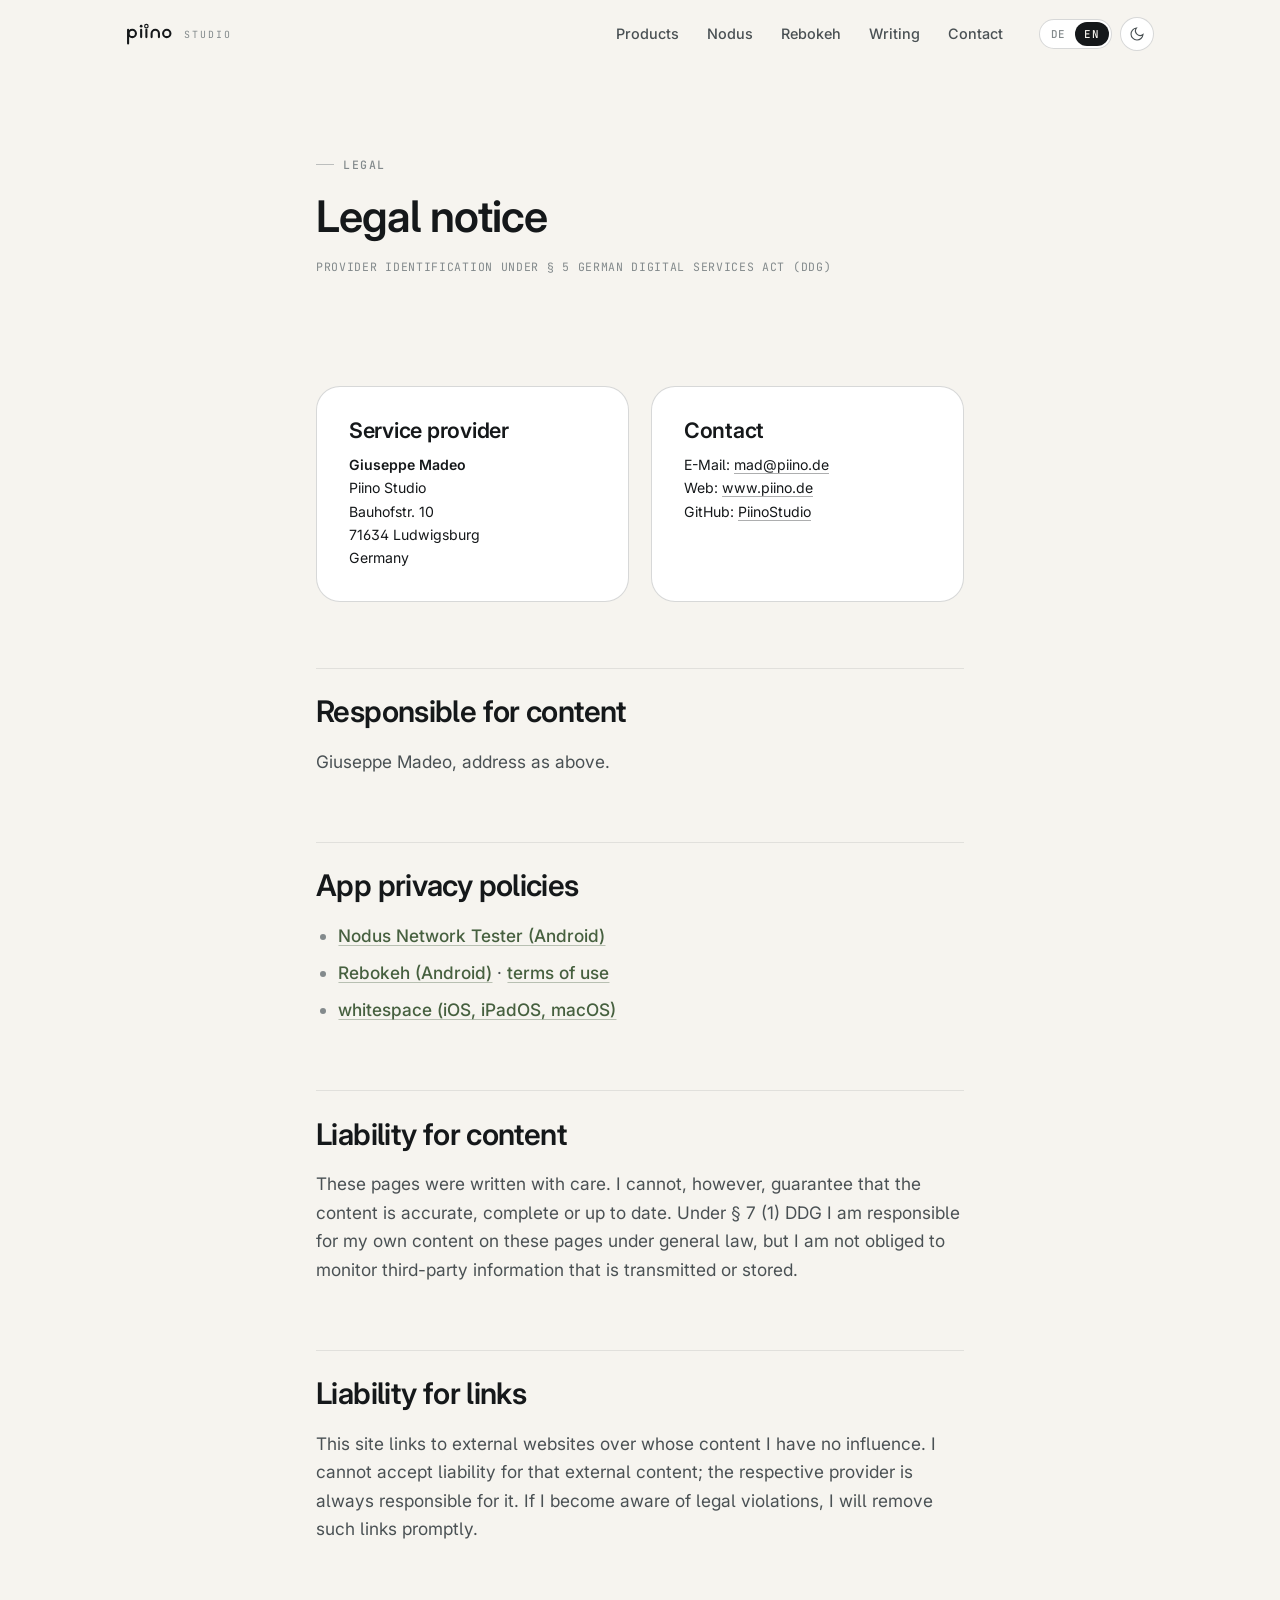
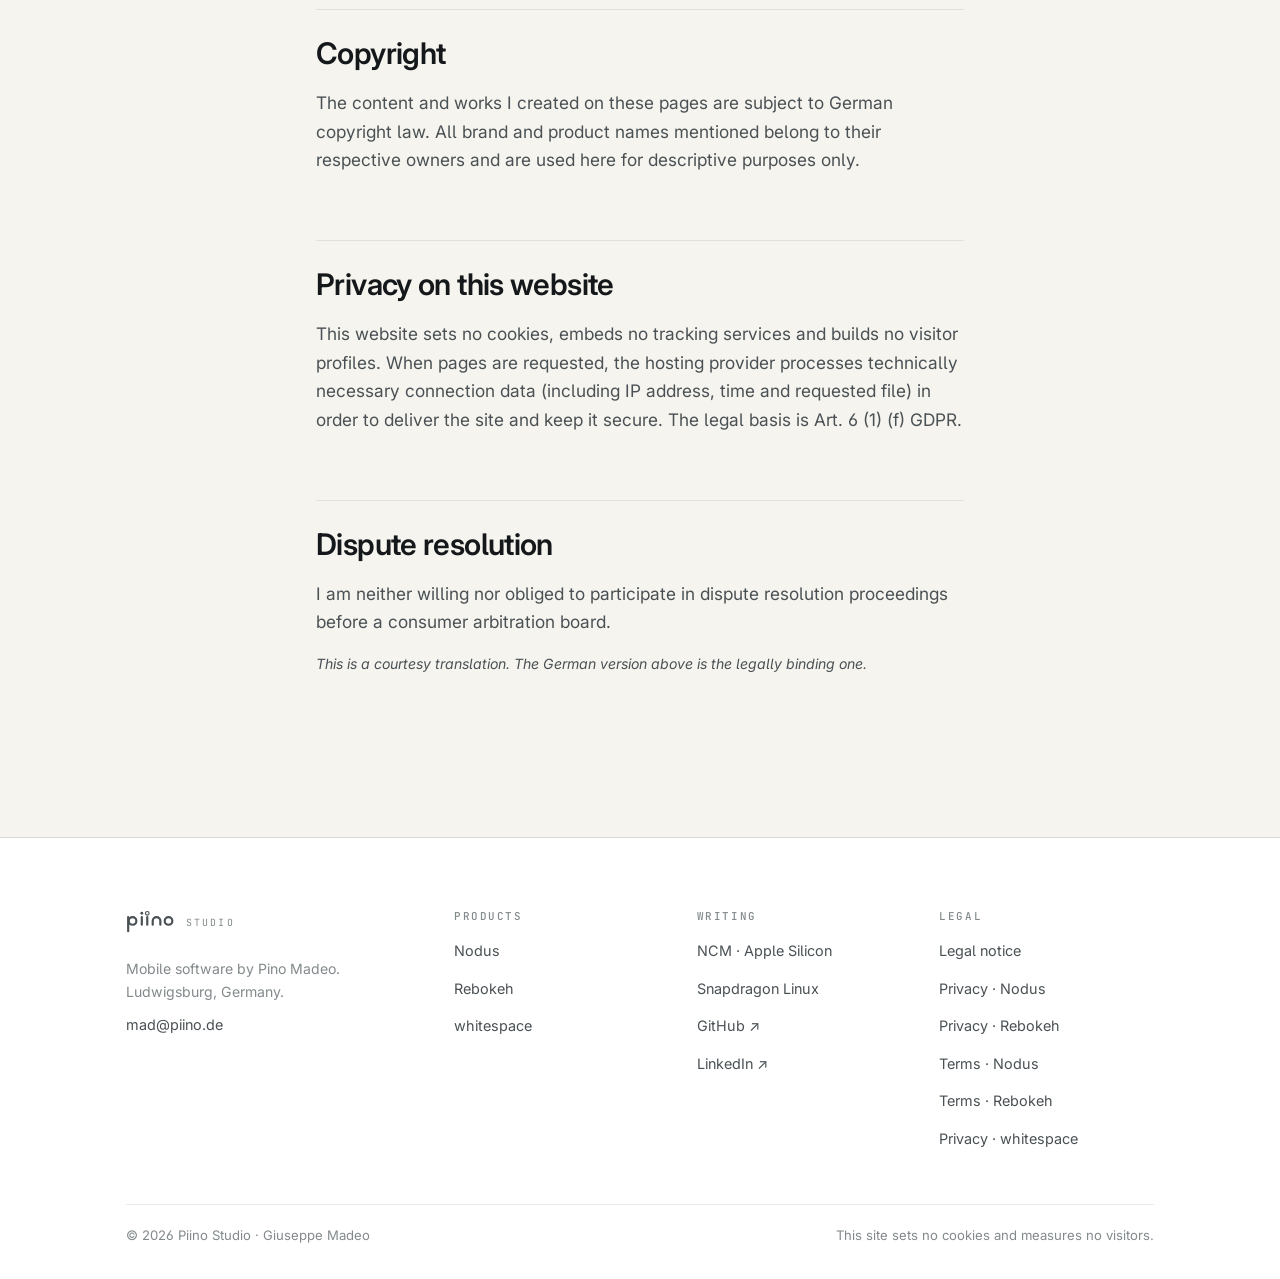
<file: impressum.html>
<!DOCTYPE html>
<html lang="de" data-lang="de">
<head>
<meta charset="utf-8">
<meta name="viewport" content="width=device-width, initial-scale=1">
<title>Impressum — Piino Studio</title>
<meta name="title-de" content="Impressum — Piino Studio">
<meta name="title-en" content="Legal notice — Piino Studio">
<meta name="description" content="Impressum und rechtliche Angaben gemäß § 5 Digitale-Dienste-Gesetz (DDG) für piino.de, Giuseppe Madeo, Ludwigsburg.">
<meta name="description-de" content="Impressum und rechtliche Angaben gemäß § 5 Digitale-Dienste-Gesetz (DDG) für piino.de, Giuseppe Madeo, Ludwigsburg.">
<meta name="description-en" content="Legal notice and provider identification under § 5 of the German Digital Services Act (DDG) for piino.de, Giuseppe Madeo, Ludwigsburg, Germany.">
<meta name="theme-color" content="#F6F4EF" media="(prefers-color-scheme: light)">
<meta name="theme-color" content="#101311" media="(prefers-color-scheme: dark)">
<meta property="og:type" content="website">
<meta property="og:title" content="Impressum — Piino Studio">
<meta property="og:description" content="Impressum und rechtliche Angaben gemäß § 5 Digitale-Dienste-Gesetz (DDG) für piino.de, Giuseppe Madeo, Ludwigsburg.">
<meta property="og:url" content="https://www.piino.de/impressum.html">
<meta property="og:image" content="https://www.piino.de/og-piino.png">
<meta property="og:image:width" content="1200">
<meta property="og:image:height" content="630">
<meta property="og:site_name" content="Piino Studio">
<meta property="og:locale" content="de_DE">
<meta property="og:locale:alternate" content="en_US">
<meta name="twitter:card" content="summary_large_image">
<link rel="canonical" href="https://www.piino.de/impressum.html">
<link rel="icon" href="favicon.svg" type="image/svg+xml">
<link rel="preconnect" href="https://fonts.googleapis.com">
<link rel="preconnect" href="https://fonts.gstatic.com" crossorigin>
<link href="https://fonts.googleapis.com/css2?family=Inter:wght@400;500;600&family=Instrument+Serif:ital@0;1&family=JetBrains+Mono:wght@400;500&display=swap" rel="stylesheet">
<link rel="stylesheet" href="styles.css">
<script>
(function(){var r=document.documentElement,t=null,l=null;
try{t=localStorage.getItem('piino-theme');l=localStorage.getItem('piino-lang');}catch(e){}
if(t){r.setAttribute('data-theme',t);}
if(!l){l=(navigator.language||'de').toLowerCase().slice(0,2)==='de'?'de':'en';}
r.setAttribute('data-lang',l);r.setAttribute('lang',l);})();
</script>
</head>
<body>
<a class="skip-link" href="#main"><span lang="de">Zum Inhalt springen</span><span lang="en">Skip to content</span></a>

<header class="site-header">
  <div class="wrap site-header__inner">
    <a class="brand" href="index.html" aria-label="Piino Studio">
      <svg viewBox="0 0 91 44" fill="none" aria-hidden="true"><g stroke="currentColor" stroke-width="4" stroke-linecap="round"><path d="M4 13v26"/><circle cx="12" cy="20" r="7"/><path d="M29 13v14"/><path d="M39 13v14"/><circle cx="39" cy="6" r="3.3" stroke-width="2.2"/><path d="M49 27v-7a7 7 0 0 1 14 0v7"/><circle cx="78" cy="20" r="7"/></g><circle cx="29" cy="6" r="2.6" fill="currentColor"/></svg>
      <span class="brand__sub">studio</span>
    </a>
    <nav class="site-nav" id="site-nav">
      <a class="nav-link" href="index.html#produkte"><span lang="de">Produkte</span><span lang="en">Products</span></a>
      <a class="nav-link" href="nodus.html">Nodus</a>
      <a class="nav-link" href="rebokeh.html">Rebokeh</a>
      <a class="nav-link" href="index.html#lesen"><span lang="de">Artikel</span><span lang="en">Writing</span></a>
      <a class="nav-link" href="index.html#kontakt"><span lang="de">Kontakt</span><span lang="en">Contact</span></a>
    </nav>
    <div class="header-tools">
      <div class="lang-switch" role="group" aria-label="Sprache / Language">
        <button type="button" data-lang-btn="de" aria-pressed="true">DE</button>
        <button type="button" data-lang-btn="en" aria-pressed="false">EN</button>
      </div>
      <button class="icon-btn" type="button" data-theme-toggle aria-label="Design umschalten / Toggle theme">
        <svg class="i-moon" viewBox="0 0 24 24" fill="none" stroke="currentColor" stroke-width="1.7" aria-hidden="true"><path d="M21 12.8A9 9 0 1 1 11.2 3a7 7 0 0 0 9.8 9.8z"/></svg>
        <svg class="i-sun" viewBox="0 0 24 24" fill="none" stroke="currentColor" stroke-width="1.7" aria-hidden="true"><circle cx="12" cy="12" r="4"/><path d="M12 2v2m0 16v2M4.9 4.9l1.4 1.4m11.4 11.4 1.4 1.4M2 12h2m16 0h2M4.9 19.1l1.4-1.4M17.7 6.3l1.4-1.4"/></svg>
      </button>
      <button class="icon-btn nav-toggle" type="button" data-nav-toggle aria-expanded="false" aria-controls="site-nav" aria-label="Menü / Menu">
        <svg viewBox="0 0 24 24" fill="none" stroke="currentColor" stroke-width="1.7" aria-hidden="true"><path d="M4 7h16M4 12h16M4 17h16"/></svg>
      </button>
    </div>
  </div>
</header>

<main id="main">
<section class="page-head">
  <div class="wrap wrap-narrow">
    <p class="eyebrow" lang="de">Rechtliches</p>
    <p class="eyebrow" lang="en">Legal</p>
    <h1 lang="de">Impressum</h1>
    <h1 lang="en">Legal notice</h1>
    <p class="legal-meta" style="margin-top: 16px;" lang="de">Angaben gemäß § 5 Digitale-Dienste-Gesetz (DDG)</p>
    <p class="legal-meta" style="margin-top: 16px;" lang="en">Provider identification under § 5 German Digital Services Act (DDG)</p>
  </div>
</section>

<section class="section section--tight">
  <div class="wrap wrap-narrow">
    <div class="grid grid--2" style="margin-bottom: clamp(28px, 4vw, 44px);">
      <div class="card">
        <h3 lang="de">Diensteanbieter</h3>
        <h3 lang="en">Service provider</h3>
        <p style="color: var(--ink); margin-top: 10px;">
          <strong>Giuseppe Madeo</strong><br>
          Piino Studio<br>
          Bauhofstr. 10<br>
          71634 Ludwigsburg<br>
          <span lang="de">Deutschland</span><span lang="en">Germany</span>
        </p>
      </div>
      <div class="card">
        <h3 lang="de">Kontakt</h3>
        <h3 lang="en">Contact</h3>
        <p style="color: var(--ink); margin-top: 10px;">
          E-Mail: <a href="mailto:mad@piino.de">mad@piino.de</a><br>
          Web: <a href="https://www.piino.de">www.piino.de</a><br>
          GitHub: <a href="https://github.com/PiinoStudio" target="_blank" rel="noopener">PiinoStudio</a>
        </p>
      </div>
    </div>

    <div class="prose" lang="de">
      <h2>Verantwortlich für den Inhalt</h2>
      <p>Giuseppe Madeo, Anschrift wie oben.</p>

      <h2>Datenschutzerklärungen der Apps</h2>
      <ul>
        <li><a href="datenschutz.html">Nodus Network Tester (Android)</a></li>
        <li><a href="rebokeh-datenschutz.html">Rebokeh (Android)</a> · <a href="rebokeh-nutzungsbedingungen.html">Nutzungsbedingungen</a></li>
        <li><a href="whitespace-datenschutz.html">whitespace (iOS, iPadOS, macOS)</a></li>
      </ul>

      <h2>Haftung für Inhalte</h2>
      <p>Die Inhalte dieser Seiten wurden mit größter Sorgfalt erstellt. Für die Richtigkeit, Vollständigkeit und Aktualität der Inhalte kann ich jedoch keine Gewähr übernehmen. Als Diensteanbieter bin ich gemäß § 7 Abs. 1 DDG für eigene Inhalte auf diesen Seiten nach den allgemeinen Gesetzen verantwortlich, jedoch nicht verpflichtet, übermittelte oder gespeicherte fremde Informationen zu überwachen.</p>

      <h2>Haftung für Links</h2>
      <p>Diese Seite enthält Links zu externen Websites Dritter, auf deren Inhalte ich keinen Einfluss habe. Für diese fremden Inhalte kann ich keine Gewähr übernehmen; verantwortlich ist stets der jeweilige Anbieter der verlinkten Seiten. Bei Bekanntwerden von Rechtsverletzungen entferne ich derartige Links umgehend.</p>

      <h2>Urheberrecht</h2>
      <p>Die von mir erstellten Inhalte und Werke auf diesen Seiten unterliegen dem deutschen Urheberrecht. Alle genannten Marken- und Produktnamen gehören ihren jeweiligen Eigentümern und werden hier ausschließlich beschreibend verwendet.</p>

      <h2>Datenschutz dieser Website</h2>
      <p>Diese Website setzt keine Cookies, bindet keine Tracking-Dienste ein und erstellt keine Besucherprofile. Beim Abruf der Seiten verarbeitet der Hosting-Dienstleister technisch notwendige Verbindungsdaten (unter anderem IP-Adresse, Zeitpunkt und aufgerufene Datei), um die Auslieferung zu ermöglichen und die Sicherheit des Angebots zu gewährleisten. Rechtsgrundlage ist Art. 6 Abs. 1 lit. f DSGVO.</p>

      <h2>Streitbeilegung</h2>
      <p>Ich bin nicht bereit und nicht verpflichtet, an Streitbeilegungsverfahren vor einer Verbraucherschlichtungsstelle teilzunehmen.</p>
    </div>

    <div class="prose" lang="en">
      <h2>Responsible for content</h2>
      <p>Giuseppe Madeo, address as above.</p>

      <h2>App privacy policies</h2>
      <ul>
        <li><a href="datenschutz.html">Nodus Network Tester (Android)</a></li>
        <li><a href="rebokeh-datenschutz.html">Rebokeh (Android)</a> · <a href="rebokeh-nutzungsbedingungen.html">terms of use</a></li>
        <li><a href="whitespace-datenschutz.html">whitespace (iOS, iPadOS, macOS)</a></li>
      </ul>

      <h2>Liability for content</h2>
      <p>These pages were written with care. I cannot, however, guarantee that the content is accurate, complete or up to date. Under § 7 (1) DDG I am responsible for my own content on these pages under general law, but I am not obliged to monitor third-party information that is transmitted or stored.</p>

      <h2>Liability for links</h2>
      <p>This site links to external websites over whose content I have no influence. I cannot accept liability for that external content; the respective provider is always responsible for it. If I become aware of legal violations, I will remove such links promptly.</p>

      <h2>Copyright</h2>
      <p>The content and works I created on these pages are subject to German copyright law. All brand and product names mentioned belong to their respective owners and are used here for descriptive purposes only.</p>

      <h2>Privacy on this website</h2>
      <p>This website sets no cookies, embeds no tracking services and builds no visitor profiles. When pages are requested, the hosting provider processes technically necessary connection data (including IP address, time and requested file) in order to deliver the site and keep it secure. The legal basis is Art. 6 (1) (f) GDPR.</p>

      <h2>Dispute resolution</h2>
      <p>I am neither willing nor obliged to participate in dispute resolution proceedings before a consumer arbitration board.</p>

      <p class="small"><em>This is a courtesy translation. The German version above is the legally binding one.</em></p>
    </div>
  </div>
</section>

</main>

<footer class="site-footer">
  <div class="wrap">
    <div class="footer-grid">
      <div>
        <a class="brand" href="index.html" aria-label="Piino Studio">
          <svg viewBox="0 0 91 44" fill="none" aria-hidden="true" style="height: 24px;"><g stroke="currentColor" stroke-width="4" stroke-linecap="round"><path d="M4 13v26"/><circle cx="12" cy="20" r="7"/><path d="M29 13v14"/><path d="M39 13v14"/><circle cx="39" cy="6" r="3.3" stroke-width="2.2"/><path d="M49 27v-7a7 7 0 0 1 14 0v7"/><circle cx="78" cy="20" r="7"/></g><circle cx="29" cy="6" r="2.6" fill="currentColor"/></svg>
          <span class="brand__sub">studio</span>
        </a>
        <p class="small" style="margin-top: 14px; max-width: 34ch;" lang="de">Mobile Software von Pino Madeo. Ludwigsburg, Deutschland.</p>
        <p class="small" style="margin-top: 14px; max-width: 34ch;" lang="en">Mobile software by Pino Madeo. Ludwigsburg, Germany.</p>
        <p class="small" style="margin-top: 10px;"><a href="mailto:mad@piino.de">mad@piino.de</a></p>
      </div>
      <div>
        <h4 lang="de">Produkte</h4><h4 lang="en">Products</h4>
        <ul>
          <li><a href="nodus.html">Nodus</a></li>
          <li><a href="rebokeh.html">Rebokeh</a></li>
          <li><a href="index.html#produkte">whitespace</a></li>
        </ul>
      </div>
      <div>
        <h4 lang="de">Artikel</h4><h4 lang="en">Writing</h4>
        <ul>
          <li><a href="ncm-m5pro.html">NCM &middot; Apple Silicon</a></li>
          <li><a href="honor-magicbook-art-14-linux.html">Snapdragon Linux</a></li>
          <li><a href="https://github.com/PiinoStudio" target="_blank" rel="noopener">GitHub &#8599;</a></li>
          <li><a href="https://www.linkedin.com/in/giuseppe-madeo-734a32218/" target="_blank" rel="noopener">LinkedIn &#8599;</a></li>
        </ul>
      </div>
      <div>
        <h4 lang="de">Rechtliches</h4><h4 lang="en">Legal</h4>
        <ul>
          <li><a href="impressum.html"><span lang="de">Impressum</span><span lang="en">Legal notice</span></a></li>
          <li><a href="datenschutz.html"><span lang="de">Datenschutz Nodus</span><span lang="en">Privacy &middot; Nodus</span></a></li>
          <li><a href="rebokeh-datenschutz.html"><span lang="de">Datenschutz Rebokeh</span><span lang="en">Privacy &middot; Rebokeh</span></a></li>
          <li><a href="nodus-nutzungsbedingungen.html"><span lang="de">Nutzungsbedingungen Nodus</span><span lang="en">Terms &middot; Nodus</span></a></li>
          <li><a href="rebokeh-nutzungsbedingungen.html"><span lang="de">Nutzungsbedingungen Rebokeh</span><span lang="en">Terms &middot; Rebokeh</span></a></li>
          <li><a href="whitespace-datenschutz.html"><span lang="de">Datenschutz whitespace</span><span lang="en">Privacy &middot; whitespace</span></a></li>
        </ul>
      </div>
    </div>
    <div class="footer-bottom">
      <p>&copy; <span data-year>2026</span> Piino Studio &middot; Giuseppe Madeo</p>
      <p lang="de">Diese Seite setzt keine Cookies und misst keine Besucher.</p>
      <p lang="en">This site sets no cookies and measures no visitors.</p>
    </div>
  </div>
</footer>

<script src="app.js" defer></script>
</body>
</html>
</file>
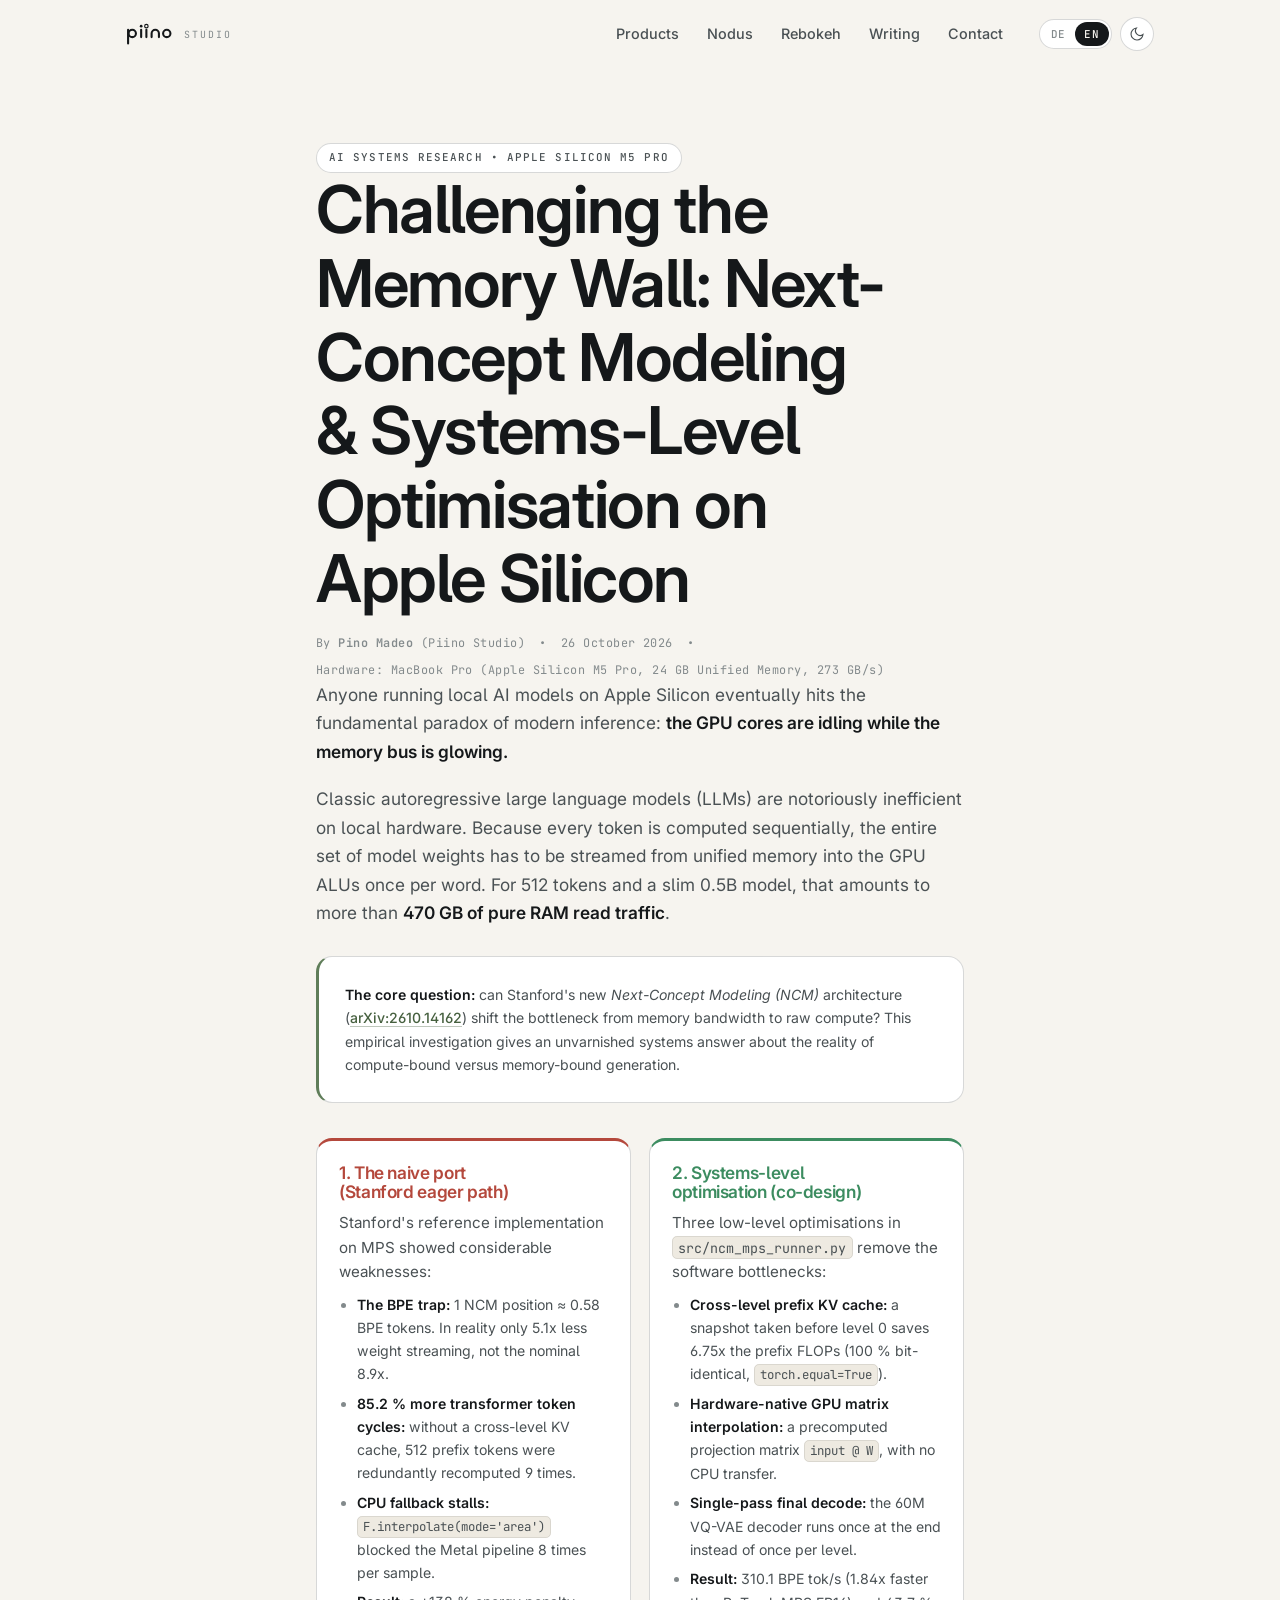
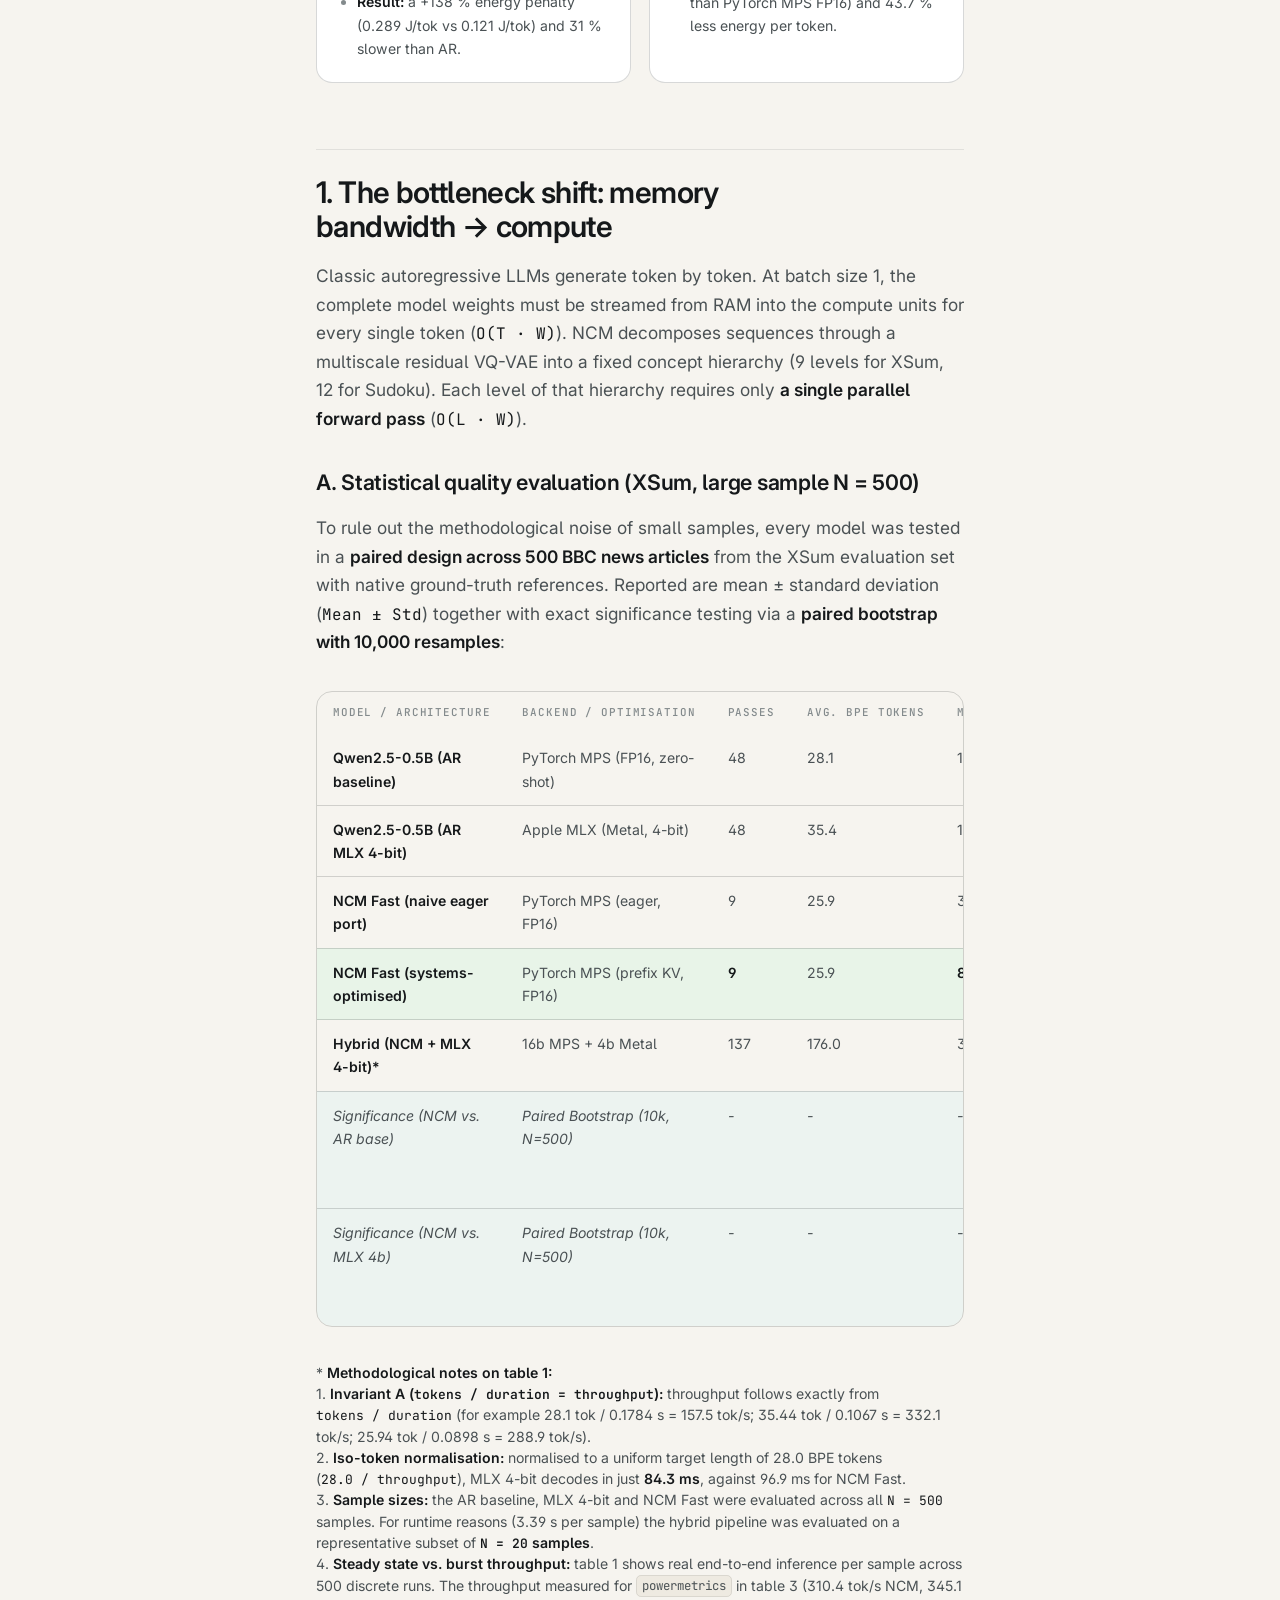
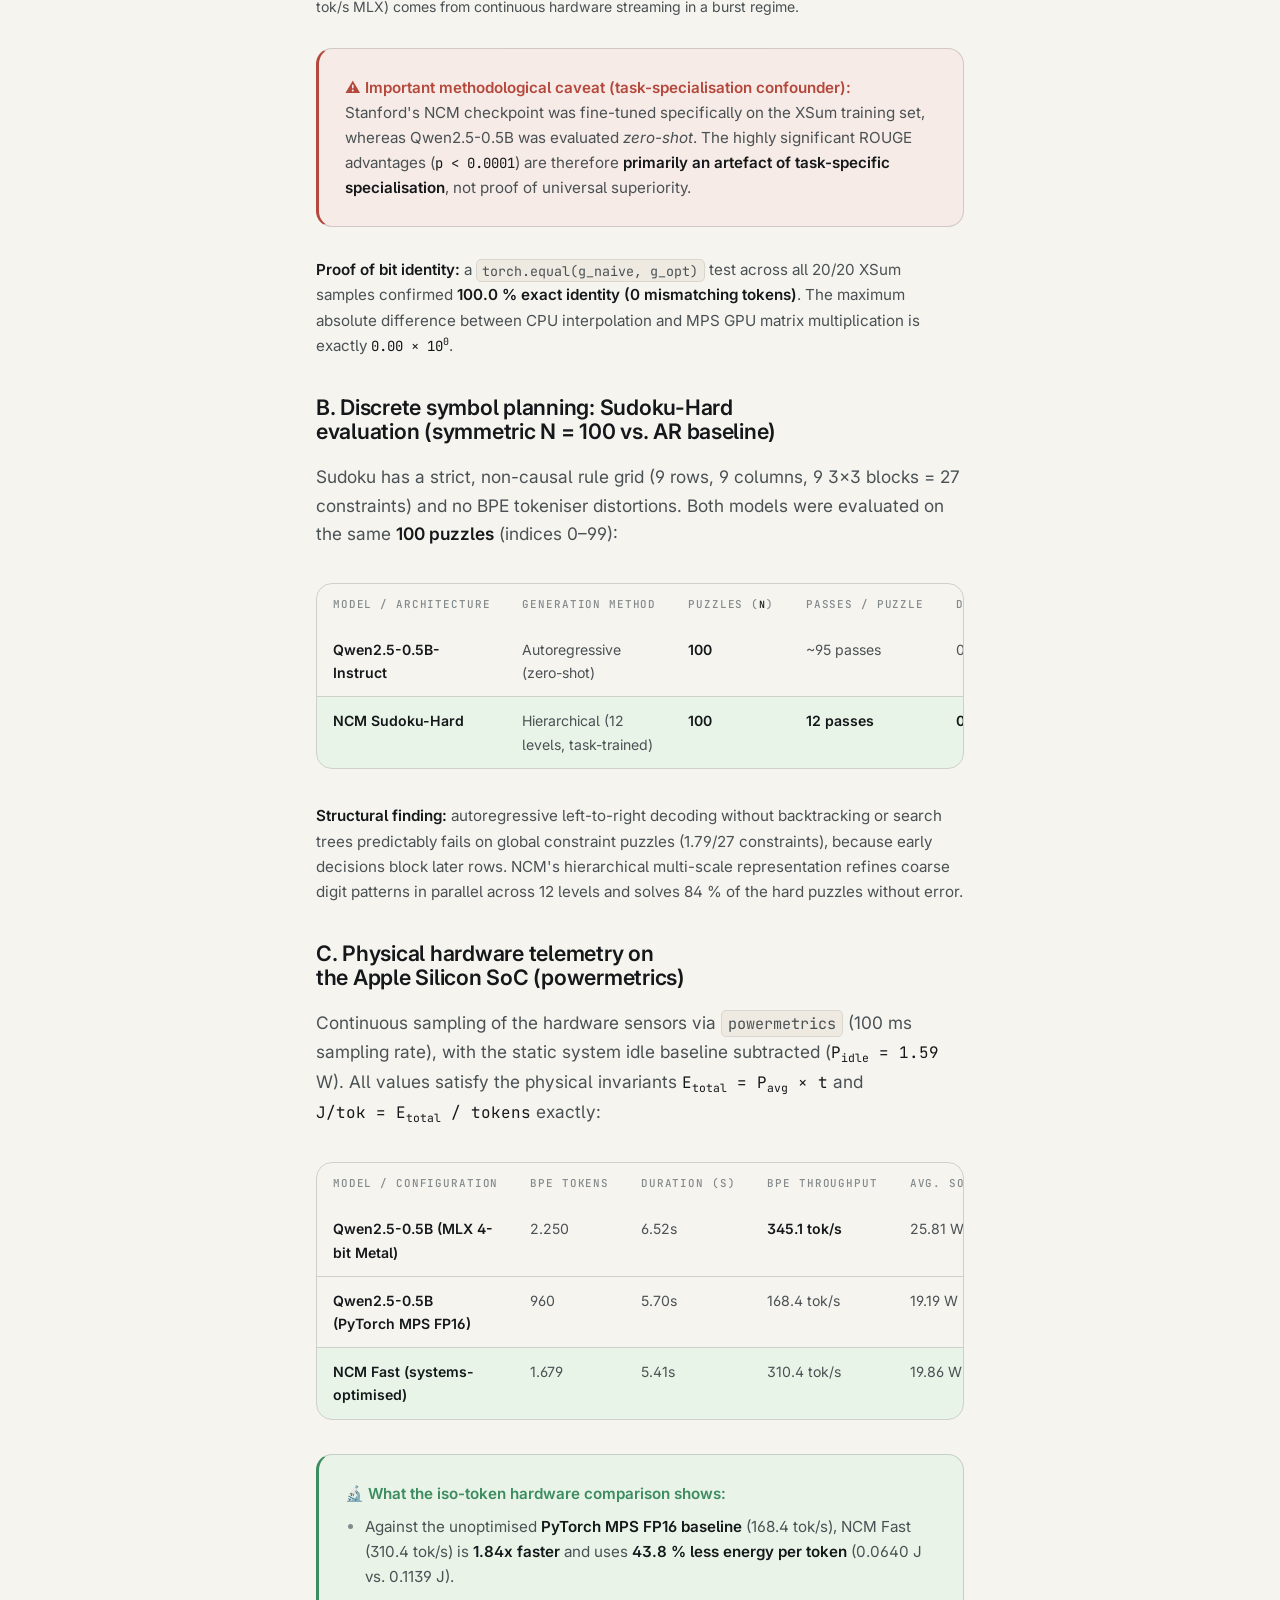
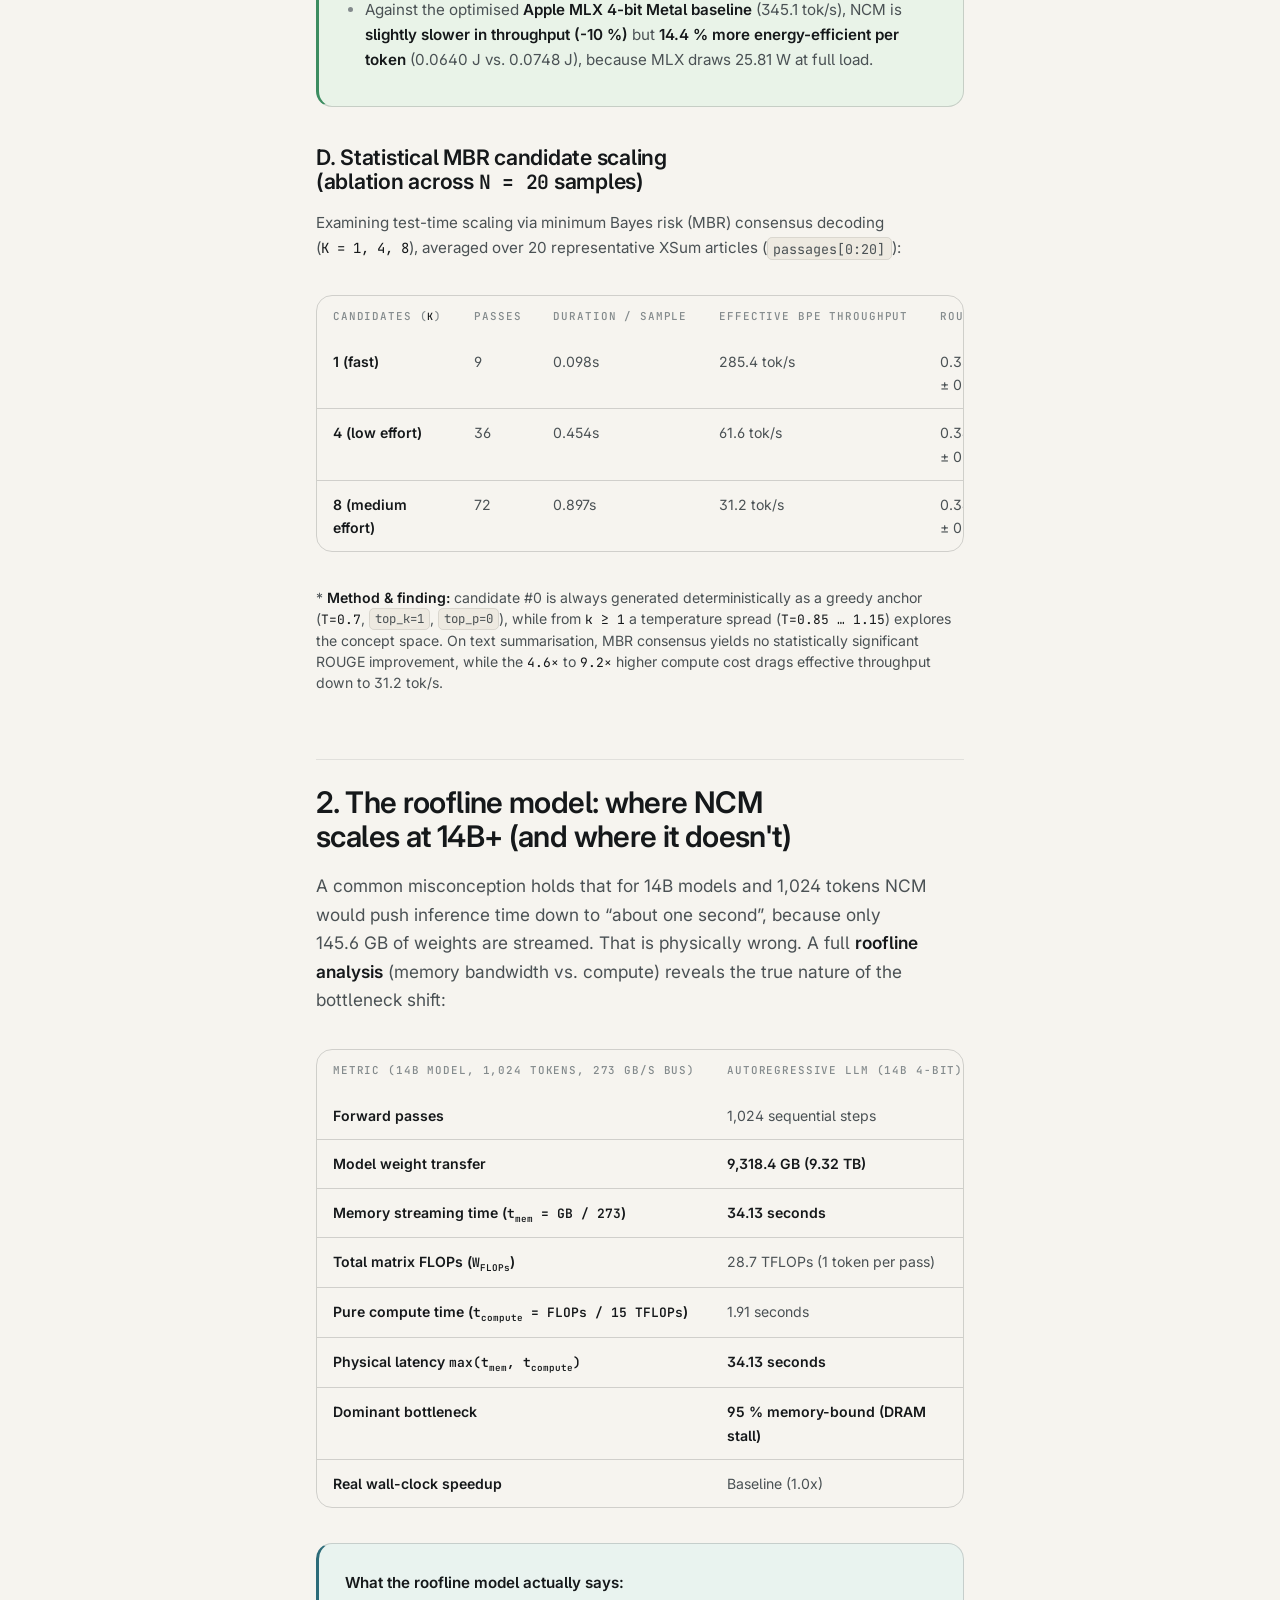
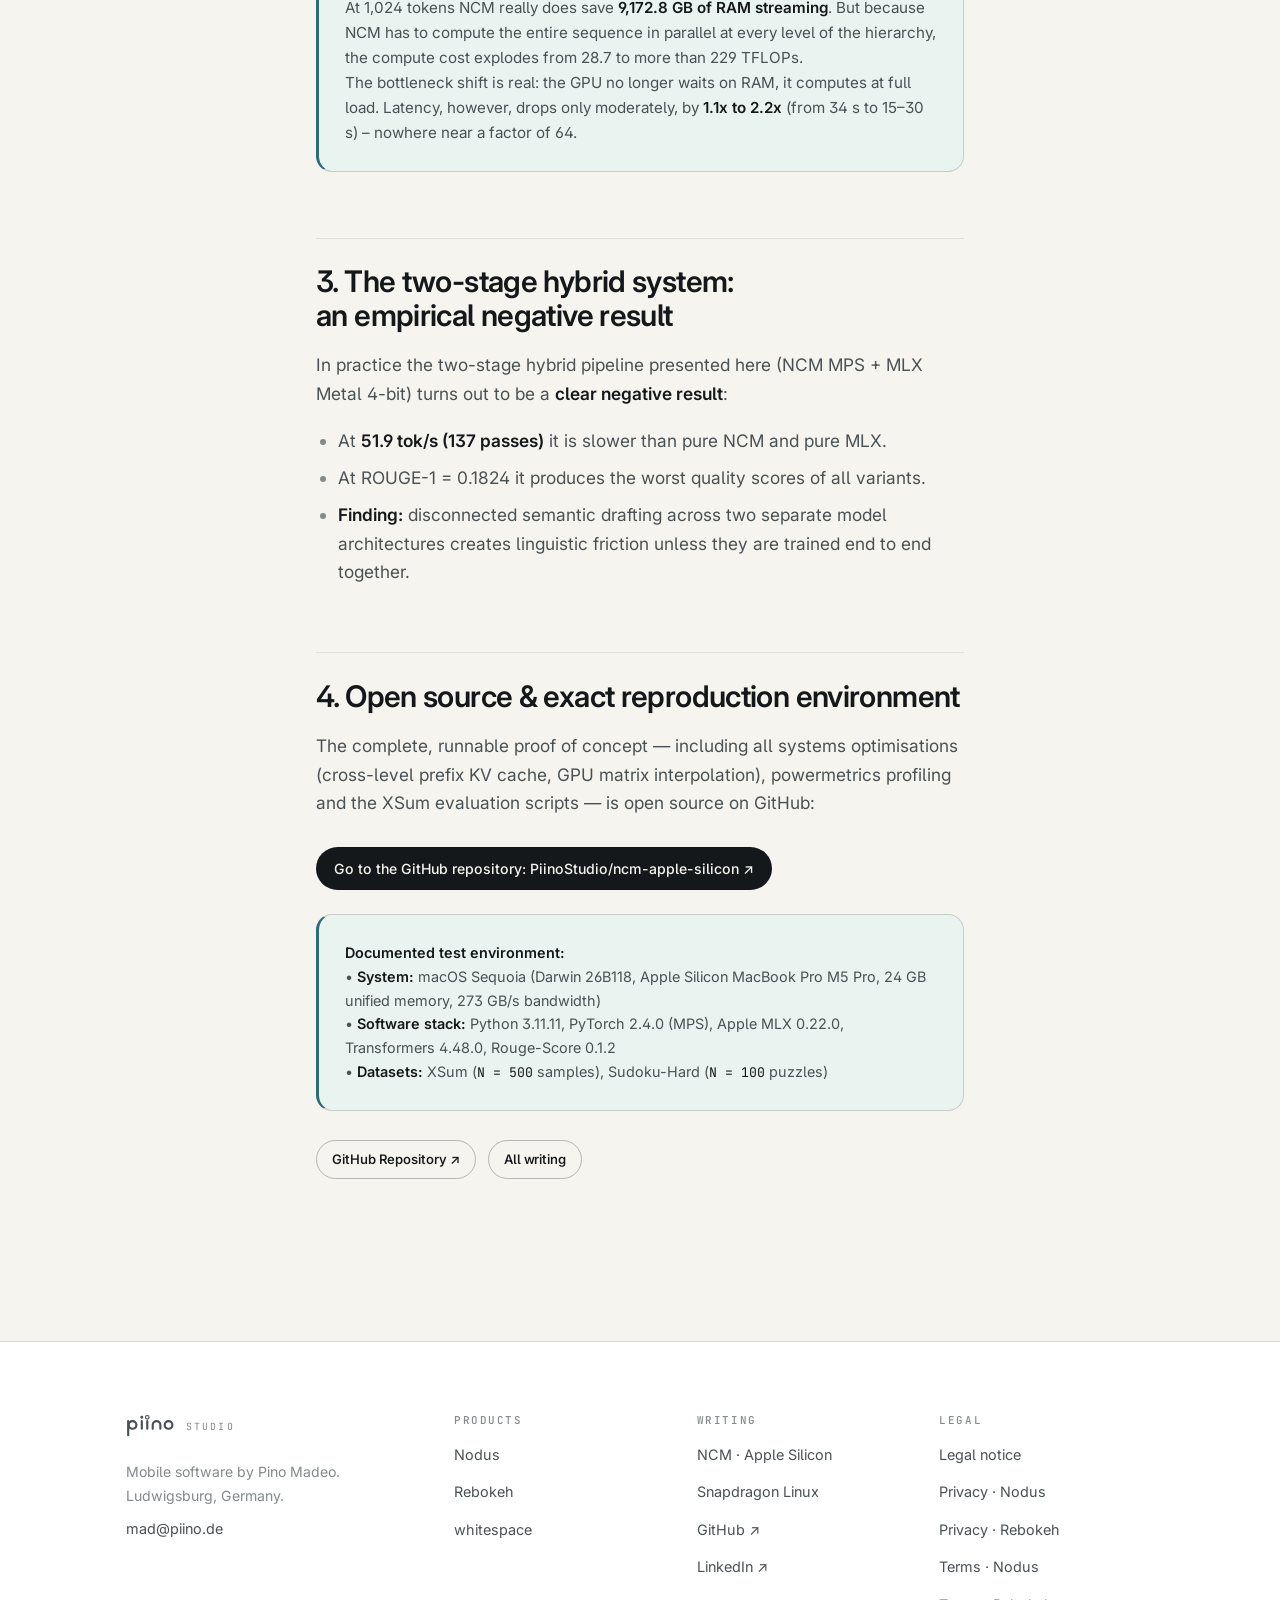
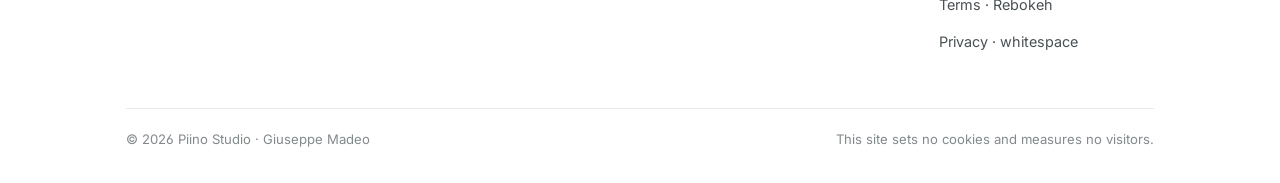
<file: ncm-m5pro.html>
<!DOCTYPE html>
<html lang="de" data-lang="de">
<head>
<meta charset="utf-8">
<meta name="viewport" content="width=device-width, initial-scale=1">
<title>Next-Concept Modeling auf Apple Silicon M5 Pro — Piino Studio</title>
<meta name="title-de" content="Next-Concept Modeling auf Apple Silicon M5 Pro — Piino Studio">
<meta name="title-en" content="Next-Concept Modeling on Apple Silicon M5 Pro — Piino Studio">
<meta name="description" content="Empirischer Systems-Befund zu Next-Concept Modeling auf Apple Silicon: Roofline-Modell, Iso-Token-Normalisierung, N=500-XSum-Evaluation und Powermetrics-Telemetrie.">
<meta name="description-de" content="Empirischer Systems-Befund zu Next-Concept Modeling auf Apple Silicon: Roofline-Modell, Iso-Token-Normalisierung, N=500-XSum-Evaluation und Powermetrics-Telemetrie.">
<meta name="description-en" content="An empirical systems report on Next-Concept Modeling on Apple Silicon: roofline model, iso-token normalisation, N=500 XSum evaluation and powermetrics telemetry.">
<meta name="theme-color" content="#F6F4EF" media="(prefers-color-scheme: light)">
<meta name="theme-color" content="#101311" media="(prefers-color-scheme: dark)">
<meta property="og:type" content="article">
<meta property="og:title" content="Next-Concept Modeling auf Apple Silicon M5 Pro — Piino Studio">
<meta property="og:description" content="Empirischer Systems-Befund zu Next-Concept Modeling auf Apple Silicon: Roofline-Modell, Iso-Token-Normalisierung, N=500-XSum-Evaluation und Powermetrics-Telemetrie.">
<meta property="og:url" content="https://www.piino.de/ncm-m5pro.html">
<meta property="og:image" content="https://www.piino.de/og-piino.png">
<meta property="og:image:width" content="1200">
<meta property="og:image:height" content="630">
<meta property="og:site_name" content="Piino Studio">
<meta property="og:locale" content="de_DE">
<meta property="og:locale:alternate" content="en_US">
<meta name="twitter:card" content="summary_large_image">
<link rel="canonical" href="https://www.piino.de/ncm-m5pro.html">
<link rel="icon" href="favicon.svg" type="image/svg+xml">
<link rel="preconnect" href="https://fonts.googleapis.com">
<link rel="preconnect" href="https://fonts.gstatic.com" crossorigin>
<link href="https://fonts.googleapis.com/css2?family=Inter:wght@400;500;600&family=Instrument+Serif:ital@0;1&family=JetBrains+Mono:wght@400;500&display=swap" rel="stylesheet">
<link rel="stylesheet" href="styles.css">
<script>
(function(){var r=document.documentElement,t=null,l=null;
try{t=localStorage.getItem('piino-theme');l=localStorage.getItem('piino-lang');}catch(e){}
if(t){r.setAttribute('data-theme',t);}
if(!l){l=(navigator.language||'de').toLowerCase().slice(0,2)==='de'?'de':'en';}
r.setAttribute('data-lang',l);r.setAttribute('lang',l);})();
</script>
</head>
<body>
<a class="skip-link" href="#main"><span lang="de">Zum Inhalt springen</span><span lang="en">Skip to content</span></a>

<header class="site-header">
  <div class="wrap site-header__inner">
    <a class="brand" href="index.html" aria-label="Piino Studio">
      <svg viewBox="0 0 91 44" fill="none" aria-hidden="true"><g stroke="currentColor" stroke-width="4" stroke-linecap="round"><path d="M4 13v26"/><circle cx="12" cy="20" r="7"/><path d="M29 13v14"/><path d="M39 13v14"/><circle cx="39" cy="6" r="3.3" stroke-width="2.2"/><path d="M49 27v-7a7 7 0 0 1 14 0v7"/><circle cx="78" cy="20" r="7"/></g><circle cx="29" cy="6" r="2.6" fill="currentColor"/></svg>
      <span class="brand__sub">studio</span>
    </a>
    <nav class="site-nav" id="site-nav">
      <a class="nav-link" href="index.html#produkte"><span lang="de">Produkte</span><span lang="en">Products</span></a>
      <a class="nav-link" href="nodus.html">Nodus</a>
      <a class="nav-link" href="rebokeh.html">Rebokeh</a>
      <a class="nav-link" href="index.html#lesen"><span lang="de">Artikel</span><span lang="en">Writing</span></a>
      <a class="nav-link" href="index.html#kontakt"><span lang="de">Kontakt</span><span lang="en">Contact</span></a>
    </nav>
    <div class="header-tools">
      <div class="lang-switch" role="group" aria-label="Sprache / Language">
        <button type="button" data-lang-btn="de" aria-pressed="true">DE</button>
        <button type="button" data-lang-btn="en" aria-pressed="false">EN</button>
      </div>
      <button class="icon-btn" type="button" data-theme-toggle aria-label="Design umschalten / Toggle theme">
        <svg class="i-moon" viewBox="0 0 24 24" fill="none" stroke="currentColor" stroke-width="1.7" aria-hidden="true"><path d="M21 12.8A9 9 0 1 1 11.2 3a7 7 0 0 0 9.8 9.8z"/></svg>
        <svg class="i-sun" viewBox="0 0 24 24" fill="none" stroke="currentColor" stroke-width="1.7" aria-hidden="true"><circle cx="12" cy="12" r="4"/><path d="M12 2v2m0 16v2M4.9 4.9l1.4 1.4m11.4 11.4 1.4 1.4M2 12h2m16 0h2M4.9 19.1l1.4-1.4M17.7 6.3l1.4-1.4"/></svg>
      </button>
      <button class="icon-btn nav-toggle" type="button" data-nav-toggle aria-expanded="false" aria-controls="site-nav" aria-label="Menü / Menu">
        <svg viewBox="0 0 24 24" fill="none" stroke="currentColor" stroke-width="1.7" aria-hidden="true"><path d="M4 7h16M4 12h16M4 17h16"/></svg>
      </button>
    </div>
  </div>
</header>

<main id="main">

<article class="section section--tight">
  <div class="wrap wrap-narrow">
<div lang="de">
<header class="article-header">
      <span class="article-badge">AI SYSTEMS RESEARCH &bull; APPLE SILICON M5 PRO</span>
      <h1>Challenging the Memory Wall: Next-Concept Modeling &amp; Systems-Level Optimization auf Apple Silicon</h1>
      <div class="article-meta">
        <span>Von <strong>Pino Madeo</strong> (Piino Studio)</span>
        <span>&bull;</span>
        <span>26. Oktober 2026</span>
        <span>&bull;</span>
        <span>Hardware: MacBook Pro (Apple Silicon M5 Pro, 24 GB Unified Memory, 273 GB/s)</span>
      </div>
    </header>

    <div class="prose article-body">
      <p>
        Wer lokale KI-Modelle auf Apple Silicon betreibt, stößt unweigerlich auf das fundamentale Paradoxon moderner Inferenz: <strong>Die GPU-Rechenkerne langweilen sich, während der Speicherbus glüht.</strong>
      </p>

      <p>
        Klassische autoregressive Large Language Models (LLMs) sind für lokale Hardware berüchtigt ineffizient. Weil jedes Token sequentiell berechnet wird, muss für jedes einzelne Wort das gesamte Modellgewicht einmal komplett aus dem Unified Memory in die GPU-ALUs gestreamt werden. Bei 512 Tokens und einem schlanken 0.5B Modell bedeutet das über <strong>470 GB reinen RAM-Lesetransfer</strong>.
      </p>

      <div class="callout">
        <strong>Die Kern-Frage:</strong> Kann die neue Stanford-Architektur <em>Next-Concept Modeling (NCM)</em> (<a href="https://arxiv.org/abs/2610.14162" target="_blank" rel="noopener">arXiv:2610.14162</a>) das Bottleneck von Speicherbandbreite auf reine Rechenleistung verschieben? Unsere empirische Untersuchung liefert einen ungeschminkten Systems-Befund über die Realität von Compute- vs. Memory-Bound Generation.
      </div>

      <!-- Phase Grid -->
      <div class="phase-grid">
        <div class="phase-card bad">
          <h4 style="color: var(--warn); margin-top: 0;">1. Der naive Port (Stanford Eager Path)</h4>
          <p style="font-size: 0.95rem; line-height: 1.6;">
            Stanfords Referenz-Implementation auf MPS zeigte erhebliche Mängel:
          </p>
          <ul style="font-size: 0.88rem; padding-left: 18px; margin-bottom: 0;">
            <li><strong>BPE-Falle:</strong> 1 NCM-Position &approx; 0.58 BPE-Tokens. Real nur 5.1x weniger Gewichts-Streaming (nicht nominal 8.9x).</li>
            <li><strong>85.2 % mehr Transformer-Token-Zyklen:</strong> 512 Prefix-Tokens wurden mangels Cross-Level KV-Cache 9x redundant neu berechnet.</li>
            <li><strong>CPU-Fallback-Stalls:</strong> <code>F.interpolate(mode='area')</code> blockierte die Metal-Pipeline 8x pro Sample.</li>
            <li><strong>Ergebnis:</strong> +138 % Energie-Penalty (0.289 J/tok vs 0.121 J/tok), 31 % langsamer als AR.</li>
          </ul>
        </div>

        <div class="phase-card good">
          <h4 style="color: var(--ok); margin-top: 0;">2. Systems-Level Optimization (Co-Design)</h4>
          <p style="font-size: 0.95rem; line-height: 1.6;">
            Drei systemnahe Optimierungen in <code>src/ncm_mps_runner.py</code> beheben die Software-Flaschenhälse:
          </p>
          <ul style="font-size: 0.88rem; padding-left: 18px; margin-bottom: 0;">
            <li><strong>Cross-Level Prefix KV-Cache:</strong> Snapshot vor Level 0 spart 6.75x Prefix-FLOPs (100 % bit-identisch, <code>torch.equal=True</code>).</li>
            <li><strong>Hardware-native GPU-Matrix-Interp:</strong> Precomputed Projection Matrix <code>input @ W</code> ohne CPU-Transfer.</li>
            <li><strong>Single-Pass Final-Decode:</strong> 60M VQ-VAE Decoder läuft nur 1x am Ende statt 9x pro Stufe.</li>
            <li><strong>Ergebnis:</strong> 310.1 BPE tok/s (1.84x schneller als PyTorch MPS FP16) und 43.7 % weniger Energie pro Token.</li>
          </ul>
        </div>
      </div>

      <h2>1. Der Bottleneck-Shift: Memory Bandwidth &rarr; Compute</h2>
      <p>
        Klassische autoregressive LLMs generieren Token für Token. Bei Batch-Size 1 müssen für jedes einzelne Token die vollständigen Modellgewichte aus dem RAM in die Rechenkerne gestreamt werden (<span class="math">O(T · W)</span>). NCM zerlegt Sequenzen über einen Multiscale Residual VQ-VAE in eine fixe Konzept-Hierarchie (9 Level bei XSum, 12 Level bei Sudoku). Pro Hierarchie-Ebene wird nur <strong>ein einziger paralleler Forward-Pass</strong> ausgeführt (<span class="math">O(L · W)</span>).
      </p>

      <h3>A. Statistische Qualitätsevaluation (XSum, Großstichprobe N = 500)</h3>
      <p>
        Um methodische Unschärfen kleiner Stichproben auszuschließen, wurden alle Modelle im <strong>Paired Design über 500 BBC-Nachrichtenartikel</strong> aus dem XSum-Evaluationsset mit nativer Ground-Truth-Referenz getestet. Ausgewiesen sind Mittelwert &plusmn; Standardabweichung (<span class="math">Mean ± Std</span>) sowie die exakte Signifikanzprüfung via <strong>Paired Bootstrap mit 10.000 Resamples</strong>:
      </p>

      <div class="table-wrapper">
        <table>
          <thead>
            <tr>
              <th>Modell / Architektur</th>
              <th>Backend / Optimierung</th>
              <th>Passes</th>
              <th>Ø BPE-Tokens</th>
              <th>Gemessene Dauer</th>
              <th>Iso-Latenz (28 Tok)*</th>
              <th>BPE Durchsatz</th>
              <th>ROUGE-1</th>
              <th>ROUGE-2</th>
              <th>ROUGE-L</th>
            </tr>
          </thead>
          <tbody>
            <tr>
              <td><strong>Qwen2.5-0.5B (AR Baseline)</strong></td>
              <td>PyTorch MPS (FP16, Zero-Shot)</td>
              <td>48</td>
              <td>28.1</td>
              <td>178.4 ms</td>
              <td>177.8 ms</td>
              <td>157.5 tok/s</td>
              <td>0.2227 &plusmn; 0.101</td>
              <td>0.0462 &plusmn; 0.064</td>
              <td>0.1678 &plusmn; 0.081</td>
            </tr>
            <tr>
              <td><strong>Qwen2.5-0.5B (AR MLX 4-Bit)</strong></td>
              <td>Apple MLX (Metal, 4-Bit)</td>
              <td>48</td>
              <td>35.4</td>
              <td>106.7 ms</td>
              <td class="metric-good"><strong>84.3 ms</strong></td>
              <td class="metric-good"><strong>332.1 tok/s</strong></td>
              <td>0.2283 &plusmn; 0.088</td>
              <td>0.0424 &plusmn; 0.054</td>
              <td>0.1664 &plusmn; 0.069</td>
            </tr>
            <tr>
              <td><strong>NCM Fast (Naive Eager Port)</strong></td>
              <td>PyTorch MPS (Eager, FP16)</td>
              <td>9</td>
              <td>25.9</td>
              <td>380.0 ms</td>
              <td>410.0 ms</td>
              <td>68.3 tok/s</td>
              <td>0.3442 &plusmn; 0.142</td>
              <td>0.1292 &plusmn; 0.125</td>
              <td>0.2759 &plusmn; 0.134</td>
            </tr>
            <tr style="background: rgba(0, 230, 118, 0.06);">
              <td><strong>NCM Fast (Systems-Optimized)</strong></td>
              <td>PyTorch MPS (Prefix-KV, FP16)</td>
              <td><strong>9</strong></td>
              <td>25.9</td>
              <td class="metric-good"><strong>89.8 ms</strong></td>
              <td>96.9 ms</td>
              <td>288.9 tok/s</td>
              <td class="metric-good"><strong>0.3442 &plusmn; 0.142</strong></td>
              <td class="metric-good"><strong>0.1292 &plusmn; 0.125</strong></td>
              <td class="metric-good"><strong>0.2759 &plusmn; 0.134</strong></td>
            </tr>
            <tr>
              <td><strong>Hybrid (NCM + MLX 4-Bit)*</strong></td>
              <td>16b MPS + 4b Metal</td>
              <td>137</td>
              <td>176.0</td>
              <td>3.39 s</td>
              <td>-</td>
              <td>51.9 tok/s</td>
              <td>0.1824 &plusmn; 0.065</td>
              <td>0.0448 &plusmn; 0.048</td>
              <td>0.1308 &plusmn; 0.039</td>
            </tr>
            <tr style="background: rgba(0, 225, 255, 0.04); font-style: italic;">
              <td><em>Signifikanz (NCM vs. AR Base)</em></td>
              <td><em>Paired Bootstrap (10k, N=500)</em></td>
              <td>-</td>
              <td>-</td>
              <td>-</td>
              <td>-</td>
              <td>-</td>
              <td class="metric-good"><strong>&Delta; = +0.121 (p < 0.0001)</strong></td>
              <td class="metric-good"><strong>&Delta; = +0.083 (p < 0.0001)</strong></td>
              <td class="metric-good"><strong>&Delta; = +0.108 (p < 0.0001)</strong></td>
            </tr>
            <tr style="background: rgba(0, 225, 255, 0.04); font-style: italic;">
              <td><em>Signifikanz (NCM vs. MLX 4b)</em></td>
              <td><em>Paired Bootstrap (10k, N=500)</em></td>
              <td>-</td>
              <td>-</td>
              <td>-</td>
              <td>-</td>
              <td>-</td>
              <td class="metric-good"><strong>&Delta; = +0.116 (p < 0.0001)</strong></td>
              <td class="metric-good"><strong>&Delta; = +0.087 (p < 0.0001)</strong></td>
              <td class="metric-good"><strong>&Delta; = +0.110 (p < 0.0001)</strong></td>
            </tr>
          </tbody>
        </table>
      </div>

      <p style="font-size: 0.88rem; color: var(--text-gray); margin-top: 6px; line-height: 1.5;">
        * <strong>Methodische Erläuterungen zu Tabelle 1:</strong><br>
        1. <strong>Invariante A (<span class="math">Tokens / Dauer = Durchsatz</span>):</strong> Der Durchsatz berechnet sich exakt aus <span class="math">Tokens / Dauer</span> (z. B. 28.1 tok / 0.1784s = 157.5 tok/s; 35.44 tok / 0.1067s = 332.1 tok/s; 25.94 tok / 0.0898s = 288.9 tok/s).<br>
        2. <strong>Iso-Token-Normalisierung:</strong> Auf eine einheitliche Ziel-Länge von 28.0 BPE-Tokens normiert (<span class="math">28.0 / Durchsatz</span>) decodiert MLX 4-Bit in nur <strong>84.3 ms</strong> (vs. 96.9 ms für NCM Fast).<br>
        3. <strong>Stichproben-Kennzeichnung:</strong> AR Baseline, MLX 4-Bit und NCM Fast wurden über alle <span class="math">N = 500</span> Samples evaluiert. Die Hybrid-Pipeline wurde aus Laufzeitgründen (3.39s/Sample) auf einem repräsentativen Subset von <strong><span class="math">N = 20</span> Samples</strong> evaluiert.<br>
        4. <strong>Steady-State vs. Burst-Durchsatz:</strong> Tabelle 1 zeigt die reale End-to-End Inferenz pro Sample über 500 diskrete Läufe. Der in Tabelle 3 für <code>powermetrics</code> gemessene Durchsatz (310.4 tok/s NCM, 345.1 tok/s MLX) stammt aus kontinuierlichem Hardware-Streaming im Burst-Regime.
      </p>

      <div class="callout" style="border-left-color: var(--warn); background: rgba(255, 82, 82, 0.05); font-size: 0.95rem;">
        <strong style="color: var(--warn);">⚠️ Wichtige methodische Einschränkung (Task-Spezialisierungs-Confounder):</strong><br>
        Der NCM-Checkpoint von Stanford wurde gezielt auf dem XSum-Trainingsdatensatz fine-tuned. Qwen2.5-0.5B hingegen wurde im <em>Zero-Shot-Verfahren</em> evaluiert. Die statistisch hochsignifikanten ROUGE-Vorteile (<span class="math">p < 0,0001</span>) sind daher <strong>primär ein Artefakt der aufgabenspezifischen Spezialisierung</strong> und kein Beweis für eine universelle Überlegenheit.
      </div>

      <p style="font-size: 0.95rem; color: var(--text-gray);">
        <strong>Bit-Identitäts-Nachweis:</strong> Ein <code>torch.equal(g_naive, g_opt)</code> Test über alle 20/20 XSum-Samples bestätigte <strong>100.0 % exakte Identität (0 Mismatch-Tokens)</strong>. Die maximale absolute Differenz zwischen CPU-Interpolation und MPS-GPU-Matrixmultiplikation beträgt exakt <span class="math">0.00 × 10<sup>0</sup></span>.
      </p>

      <h3>B. Diskrete Symbol-Planung: Sudoku-Hard Evaluation (Symmetrisch N = 100 vs. AR Baseline)</h3>
      <p>
        Sudoku besitzt ein striktes, nicht-kausales Regelgitter (9 Zeilen, 9 Spalten, 9 3&times;3-Blöcke = 27 Constraints) ohne BPE-Tokenizer-Verzerrungen. Beide Modelle wurden auf denselben <strong>100 Puzzles</strong> (Indices 0–99) evaluiert:
      </p>

      <div class="table-wrapper">
        <table>
          <thead>
            <tr>
              <th>Modell / Architektur</th>
              <th>Generierungs-Methode</th>
              <th>Puzzles (<span class="math">N</span>)</th>
              <th>Passes / Puzzle</th>
              <th>Dauer / Puzzle</th>
              <th>Ø Constraints (von 27)</th>
              <th>Perfekte Lösungsrate</th>
            </tr>
          </thead>
          <tbody>
            <tr>
              <td><strong>Qwen2.5-0.5B-Instruct</strong></td>
              <td>Autoregressiv (Zero-Shot)</td>
              <td><strong>100</strong></td>
              <td>~95 Passes</td>
              <td>0.469s</td>
              <td class="metric-bad">1.79 / 27 (&plusmn; 2.1)</td>
              <td class="metric-bad"><strong>0 / 100 (0.0 %)</strong></td>
            </tr>
            <tr style="background: rgba(0, 230, 118, 0.06);">
              <td><strong>NCM Sudoku-Hard</strong></td>
              <td>Hierarchisch (12 Levels, Task-Trained)</td>
              <td><strong>100</strong></td>
              <td><strong>12 Passes</strong></td>
              <td class="metric-good"><strong>0.077s (1.181 pos/s)</strong></td>
              <td class="metric-good"><strong>26.39 / 27 (&plusmn; 1.50)</strong></td>
              <td class="metric-good"><strong>84 / 100 (84.0 %)</strong></td>
            </tr>
          </tbody>
        </table>
      </div>
      <p style="font-size: 0.95rem; color: var(--text-gray);">
        <strong>Struktureller Befund:</strong> Autoregressives Left-to-Right Decoding ohne Backtracking oder Suchbäume scheitert auf globalen Constraint-Puzzles erwartbar (1.79/27 Constraints), da frühe Entscheidungen spätere Zeilen blockieren. NCMs hierarchische Multi-Scale Repräsentation schärft grobe Ziffernmuster über 12 Stufen parallel nach und löst 84 % der schweren Puzzles fehlerfrei.
      </p>

      <h3>C. Physische Hardware-Telemetrie am Apple Silicon SoC (powermetrics)</h3>
      <p>
        Kontinuierliche Abtastung der Hardware-Sensoren über <code>powermetrics</code> (Abtastrate 100 ms) unter Abzug der statischen System-Idle-Baseline (<span class="math">P<sub>idle</sub> = 1,59</span> W). Alle Werte erfüllen exakt die physikalischen Invarianten <span class="math">E<sub>total</sub> = P<sub>avg</sub> × t</span> und <span class="math">J/tok = E<sub>total</sub> / Tokens</span>:
      </p>

      <div class="table-wrapper">
        <table>
          <thead>
            <tr>
              <th>Modell / Konfiguration</th>
              <th>BPE Tokens</th>
              <th>Dauer (s)</th>
              <th>BPE Durchsatz</th>
              <th>Ø SoC Power</th>
              <th>Dyn. Power</th>
              <th>Total Energy (J)</th>
              <th>J / BPE (Total)</th>
              <th>J / BPE (Dyn)</th>
            </tr>
          </thead>
          <tbody>
            <tr>
              <td><strong>Qwen2.5-0.5B (MLX 4-Bit Metal)</strong></td>
              <td>2.250</td>
              <td>6.52s</td>
              <td class="metric-good"><strong>345.1 tok/s</strong></td>
              <td>25.81 W</td>
              <td>24.22 W</td>
              <td>168.28 J</td>
              <td>0.0748 J/tok</td>
              <td>0.0702 J/tok</td>
            </tr>
            <tr>
              <td><strong>Qwen2.5-0.5B (PyTorch MPS FP16)</strong></td>
              <td>960</td>
              <td>5.70s</td>
              <td>168.4 tok/s</td>
              <td>19.19 W</td>
              <td>17.60 W</td>
              <td>109.38 J</td>
              <td>0.1139 J/tok</td>
              <td>0.1045 J/tok</td>
            </tr>
            <tr style="background: rgba(0, 230, 118, 0.06);">
              <td><strong>NCM Fast (Systems-Optimized)</strong></td>
              <td>1.679</td>
              <td>5.41s</td>
              <td>310.4 tok/s</td>
              <td>19.86 W</td>
              <td>18.27 W</td>
              <td>107.44 J</td>
              <td class="metric-good"><strong>0.0640 J/tok</strong></td>
              <td class="metric-good"><strong>0.0589 J/tok</strong></td>
            </tr>
          </tbody>
        </table>
      </div>

      <div class="callout" style="border-left-color: var(--ok); background: rgba(0, 230, 118, 0.05); font-size: 0.95rem;">
        <strong style="color: var(--ok);">🔬 Erkenntnisse des Iso-Token Hardware-Vergleichs:</strong><br>
        <ul style="margin-top: 8px; margin-bottom: 8px; padding-left: 20px;">
          <li>Gegenüber der unoptimierten <strong>PyTorch MPS FP16 Baseline</strong> (168.4 tok/s) ist NCM Fast (310.4 tok/s) um <strong>1.84x schneller</strong> und verbraucht <strong>43.8 % weniger Energie pro Token</strong> (0.0640 J vs. 0.1139 J).</li>
          <li>Gegenüber der optimierten <strong>Apple MLX 4-Bit Metal Baseline</strong> (345.1 tok/s) ist NCM im Durchsatz <strong>leicht langsamer (-10 %)</strong>, aber <strong>14.4 % energieeffizienter pro Token</strong> (0.0640 J vs. 0.0748 J), da MLX bei Vollast 25.81 W zieht.</li>
        </ul>
      </div>

      <h3>D. Statistische MBR-Kandidaten-Skalierung (Ablation über <span class="math">N = 20</span> Samples)</h3>
      <p style="font-size: 0.95rem; color: var(--text-gray);">
        Untersuchung von Test-Time Scaling via Minimum Bayes Risk (MBR) Konsensentscheidung (<span class="math">K = 1, 4, 8</span>) gemittelt über 20 repräsentative XSum-Artikel (<code>passages[0:20]</code>):
      </p>
      <div class="table-wrapper">
        <table>
          <thead>
            <tr>
              <th>Kandidaten (<span class="math">K</span>)</th>
              <th>Passes</th>
              <th>Dauer / Sample</th>
              <th>Effektiver BPE Durchsatz</th>
              <th>ROUGE-1</th>
              <th>ROUGE-2</th>
              <th>ROUGE-L</th>
              <th>MBR Utility Score*</th>
            </tr>
          </thead>
          <tbody>
            <tr>
              <td><strong>1 (Fast)</strong></td>
              <td>9</td>
              <td>0.098s</td>
              <td>285.4 tok/s</td>
              <td>0.3509 &plusmn; 0.144</td>
              <td>0.1218 &plusmn; 0.119</td>
              <td>0.2706 &plusmn; 0.137</td>
              <td>-</td>
            </tr>
            <tr>
              <td><strong>4 (Low Effort)</strong></td>
              <td>36</td>
              <td>0.454s</td>
              <td>61.6 tok/s</td>
              <td>0.3452 &plusmn; 0.154</td>
              <td>0.1197 &plusmn; 0.115</td>
              <td>0.2613 &plusmn; 0.147</td>
              <td>0.4292</td>
            </tr>
            <tr>
              <td><strong>8 (Medium Effort)</strong></td>
              <td>72</td>
              <td>0.897s</td>
              <td>31.2 tok/s</td>
              <td>0.3466 &plusmn; 0.150</td>
              <td>0.1205 &plusmn; 0.129</td>
              <td>0.2686 &plusmn; 0.138</td>
              <td class="metric-good"><strong>0.4339</strong></td>
            </tr>
          </tbody>
        </table>
      </div>
      <p style="font-size: 0.88rem; color: var(--text-gray); line-height: 1.5;">
        * <strong>Methodik &amp; Befund:</strong> Kandidat #0 wird stets deterministisch als Greedy-Anker (<span class="math">T=0,7</span>, <code>top_k=1</code>, <code>top_p=0</code>) generiert, während ab <span class="math">k ≥ 1</span> eine Temperaturspreizung (<span class="math">T=0,85 … 1,15</span>) den Konzeptraum exploriert. Auf Text-Summarization bringt MBR-Konsens keine statistisch signifikante ROUGE-Verbesserung, während der <span class="math">4,6×</span> bis <span class="math">9,2×</span> höhere Rechenaufwand den effektiven Durchsatz auf 31,2 tok/s drückt.
      </p>

      <h2>2. Das Roofline-Modell: Wo NCM bei 14B+ skaliert (und wo nicht)</h2>
      <p>
        Ein oft geäußertes Missverständnis ist, NCM würde bei 14B-Modellen und 1.024 Tokens die Inferenzzeit auf „~1 Sekunde“ drücken, weil nur 145.6 GB Gewichte gestreamt werden. Das ist physikalisch falsch. Eine vollständige <strong>Roofline-Analyse</strong> (Speicherbandbreite vs. Rechenleistung) offenbart die wahre Natur des Bottleneck-Shifts:
      </p>

      <div class="table-wrapper">
        <table>
          <thead>
            <tr>
              <th>Metrik (14B Modell, 1.024 Tokens, 273 GB/s Bus)</th>
              <th>Autoregressives LLM (14B 4-Bit)</th>
              <th>Next-Concept Modeling (14B, 16 Level)</th>
            </tr>
          </thead>
          <tbody>
            <tr>
              <td><strong>Vorwärtsdurchläufe (Passes)</strong></td>
              <td>1.024 sequentielle Schritte</td>
              <td>16 hierarchische Schritte</td>
            </tr>
            <tr>
              <td><strong>Modellgewichts-Transfer</strong></td>
              <td class="metric-bad"><strong>9.318,4 GB (9,32 TB)</strong></td>
              <td class="metric-good"><strong>145,6 GB (64x Ersparnis!)</strong></td>
            </tr>
            <tr>
              <td><strong>Speicher-Streaming-Zeit (<span class="math">t<sub>mem</sub> = GB / 273</span>)</strong></td>
              <td class="metric-bad"><strong>34,13 Sekunden</strong></td>
              <td class="metric-good"><strong>0,53 Sekunden</strong></td>
            </tr>
            <tr>
              <td><strong>Gesamte Matrix-FLOPs (<span class="math">W<sub>FLOPs</sub></span>)</strong></td>
              <td>28,7 TFLOPs (1 Token/Pass)</td>
              <td class="metric-bad"><strong>229,4 TFLOPs (alle Tokens parallel)</strong></td>
            </tr>
            <tr>
              <td><strong>Reine Rechenzeit (<span class="math">t<sub>compute</sub> = FLOPs / 15 TFLOPs</span>)</strong></td>
              <td>1,91 Sekunden</td>
              <td class="metric-bad"><strong>15,29 – 30,6 Sekunden</strong></td>
            </tr>
            <tr>
              <td><strong>Physikalische Latenz <span class="math">max(t<sub>mem</sub>, t<sub>compute</sub>)</span></strong></td>
              <td><strong>34,13 Sekunden</strong></td>
              <td><strong>15,29 – 30,6 Sekunden</strong></td>
            </tr>
            <tr>
              <td><strong>Dominanter Engpass</strong></td>
              <td><strong>95 % Memory-Bound (DRAM-Stall)</strong></td>
              <td><strong>98 % Compute-Bound (ALU-Saturation)</strong></td>
            </tr>
            <tr>
              <td><strong>Realer Wanduhrzeit-Speedup</strong></td>
              <td>Baseline (1.0x)</td>
              <td><strong>1.1x bis 2.2x (nicht 64x!)</strong></td>
            </tr>
          </tbody>
        </table>
      </div>

      <div class="callout" style="border-left-color: var(--nodus); background: rgba(0, 225, 255, 0.05); font-size: 0.95rem;">
        <strong>Das wissenschaftliche Fazit des Roofline-Modells:</strong><br>
        NCM spart bei 1.024 Tokens tatsächlich <strong>9.172,8 GB RAM-Streaming</strong> ein. Weil NCM aber auf allen Hierarchie-Ebenen die gesamte Sequenz parallel berechnen muss, explodiert der Rechenaufwand von 28.7 auf 229+ TFLOPs.<br>
        Der Bottleneck-Shift findet real statt (die GPU wartet nicht mehr auf RAM, sondern rechnet unter Volllast). Die Latenz sinkt jedoch moderat um <strong>1.1x bis 2.2x</strong> (von 34s auf 15–30s) &ndash; keineswegs um den Faktor 64x.
      </div>

      <h2>3. Das 2-Stufen Hybrid-System: Ein empirisches Negativergebnis</h2>
      <p>
        Die vorgestellte 2-Stufen-Hybrid-Pipeline (NCM MPS + MLX Metal 4-Bit) erweist sich in der Praxis als <strong>klares Negativergebnis</strong>:
      </p>
      <ul>
        <li>Mit <strong>51,9 tok/s (137 Passes)</strong> ist sie langsamer als reines NCM und reines MLX.</li>
        <li>Mit ROUGE-1 = 0,1824 erzielt sie die schlechtesten Qualitätsscores aller Varianten.</li>
        <li><strong>Befund:</strong> Unverbundenes semantisches Drafting zweier getrennter Modellarchitekturen führt ohne gemeinsames End-to-End-Training zu linguistischer Reibung.</li>
      </ul>

      <h2>4. Open Source &amp; Exakte Reproduktionsumgebung</h2>
      <p>
        Das vollständige, lauffähige Proof of Concept inklusive aller Systems-Optimierungen (Cross-Level Prefix KV-Cache, GPU-Matrix-Interpolation), powermetrics Profiling und XSum-Evaluierungsskripten steht Open Source auf GitHub bereit:
      </p>
      <p>
        <a href="https://github.com/PiinoStudio/ncm-apple-silicon" target="_blank" class="btn-primary" style="display: inline-block; margin-top: 10px;">Zum GitHub Repository: PiinoStudio/ncm-apple-silicon ↗</a>
      </p>

      <div class="callout" style="border-left-color: var(--nodus); background: rgba(0, 225, 255, 0.05); font-size: 0.9rem; margin-top: 24px;">
        <strong>Dokumentierte Testumgebung:</strong><br>
        &bull; <strong>System:</strong> macOS Sequoia (Darwin 26B118, Apple Silicon MacBook Pro M5 Pro, 24 GB Unified Memory, 273 GB/s Bandbreite)<br>
        &bull; <strong>Software-Stack:</strong> Python 3.11.11, PyTorch 2.4.0 (MPS), Apple MLX 0.22.0, Transformers 4.48.0, Rouge-Score 0.1.2<br>
        &bull; <strong>Datensätze:</strong> XSum (<span class="math">N = 500</span> Samples), Sudoku-Hard (<span class="math">N = 100</span> Puzzles)
      </div>
    </div>
</div>

<div lang="en">
<header class="article-header">
      <span class="article-badge">AI SYSTEMS RESEARCH &bull; APPLE SILICON M5 PRO</span>
      <h1>Challenging the Memory Wall: Next-Concept Modeling &amp; Systems-Level Optimisation on Apple Silicon</h1>
      <div class="article-meta">
        <span>By <strong>Pino Madeo</strong> (Piino Studio)</span>
        <span>&bull;</span>
        <span>26 October 2026</span>
        <span>&bull;</span>
        <span>Hardware: MacBook Pro (Apple Silicon M5 Pro, 24 GB Unified Memory, 273 GB/s)</span>
      </div>
    </header>

    <div class="prose article-body">
      <p>
        Anyone running local AI models on Apple Silicon eventually hits the fundamental paradox of modern inference: <strong>the GPU cores are idling while the memory bus is glowing.</strong>
      </p>

      <p>
        Classic autoregressive large language models (LLMs) are notoriously inefficient on local hardware. Because every token is computed sequentially, the entire set of model weights has to be streamed from unified memory into the GPU ALUs once per word. For 512 tokens and a slim 0.5B model, that amounts to more than <strong>470 GB of pure RAM read traffic</strong>.
      </p>

      <div class="callout">
        <strong>The core question:</strong> can Stanford's new <em>Next-Concept Modeling (NCM)</em> architecture (<a href="https://arxiv.org/abs/2610.14162" target="_blank" rel="noopener">arXiv:2610.14162</a>) shift the bottleneck from memory bandwidth to raw compute? This empirical investigation gives an unvarnished systems answer about the reality of compute-bound versus memory-bound generation.
      </div>

      <!-- Phase Grid -->
      <div class="phase-grid">
        <div class="phase-card bad">
          <h4 style="color: var(--warn); margin-top: 0;">1. The naive port (Stanford eager path)</h4>
          <p style="font-size: 0.95rem; line-height: 1.6;">
            Stanford's reference implementation on MPS showed considerable weaknesses:
          </p>
          <ul style="font-size: 0.88rem; padding-left: 18px; margin-bottom: 0;">
            <li><strong>The BPE trap:</strong> 1 NCM position &approx; 0.58 BPE tokens. In reality only 5.1x less weight streaming, not the nominal 8.9x.</li>
            <li><strong>85.2 % more transformer token cycles:</strong> without a cross-level KV cache, 512 prefix tokens were redundantly recomputed 9 times.</li>
            <li><strong>CPU fallback stalls:</strong> <code>F.interpolate(mode='area')</code> blocked the Metal pipeline 8 times per sample.</li>
            <li><strong>Result:</strong> a +138 % energy penalty (0.289 J/tok vs 0.121 J/tok) and 31 % slower than AR.</li>
          </ul>
        </div>

        <div class="phase-card good">
          <h4 style="color: var(--ok); margin-top: 0;">2. Systems-level optimisation (co-design)</h4>
          <p style="font-size: 0.95rem; line-height: 1.6;">
            Three low-level optimisations in <code>src/ncm_mps_runner.py</code> remove the software bottlenecks:
          </p>
          <ul style="font-size: 0.88rem; padding-left: 18px; margin-bottom: 0;">
            <li><strong>Cross-level prefix KV cache:</strong> a snapshot taken before level 0 saves 6.75x the prefix FLOPs (100 % bit-identical, <code>torch.equal=True</code>).</li>
            <li><strong>Hardware-native GPU matrix interpolation:</strong> a precomputed projection matrix <code>input @ W</code>, with no CPU transfer.</li>
            <li><strong>Single-pass final decode:</strong> the 60M VQ-VAE decoder runs once at the end instead of once per level.</li>
            <li><strong>Result:</strong> 310.1 BPE tok/s (1.84x faster than PyTorch MPS FP16) and 43.7 % less energy per token.</li>
          </ul>
        </div>
      </div>

      <h2>1. The bottleneck shift: memory bandwidth &rarr; compute</h2>
      <p>
        Classic autoregressive LLMs generate token by token. At batch size 1, the complete model weights must be streamed from RAM into the compute units for every single token (<span class="math">O(T · W)</span>). NCM decomposes sequences through a multiscale residual VQ-VAE into a fixed concept hierarchy (9 levels for XSum, 12 for Sudoku). Each level of that hierarchy requires only <strong>a single parallel forward pass</strong> (<span class="math">O(L · W)</span>).
      </p>

      <h3>A. Statistical quality evaluation (XSum, large sample N = 500)</h3>
      <p>
        To rule out the methodological noise of small samples, every model was tested in a <strong>paired design across 500 BBC news articles</strong> from the XSum evaluation set with native ground-truth references. Reported are mean &plusmn; standard deviation (<span class="math">Mean ± Std</span>) together with exact significance testing via a <strong>paired bootstrap with 10,000 resamples</strong>:
      </p>

      <div class="table-wrapper">
        <table>
          <thead>
            <tr>
              <th>Model / architecture</th>
              <th>Backend / optimisation</th>
              <th>Passes</th>
              <th>Avg. BPE tokens</th>
              <th>Measured duration</th>
              <th>Iso-latency (28 tok)*</th>
              <th>BPE throughput</th>
              <th>ROUGE-1</th>
              <th>ROUGE-2</th>
              <th>ROUGE-L</th>
            </tr>
          </thead>
          <tbody>
            <tr>
              <td><strong>Qwen2.5-0.5B (AR baseline)</strong></td>
              <td>PyTorch MPS (FP16, zero-shot)</td>
              <td>48</td>
              <td>28.1</td>
              <td>178.4 ms</td>
              <td>177.8 ms</td>
              <td>157.5 tok/s</td>
              <td>0.2227 &plusmn; 0.101</td>
              <td>0.0462 &plusmn; 0.064</td>
              <td>0.1678 &plusmn; 0.081</td>
            </tr>
            <tr>
              <td><strong>Qwen2.5-0.5B (AR MLX 4-bit)</strong></td>
              <td>Apple MLX (Metal, 4-bit)</td>
              <td>48</td>
              <td>35.4</td>
              <td>106.7 ms</td>
              <td class="metric-good"><strong>84.3 ms</strong></td>
              <td class="metric-good"><strong>332.1 tok/s</strong></td>
              <td>0.2283 &plusmn; 0.088</td>
              <td>0.0424 &plusmn; 0.054</td>
              <td>0.1664 &plusmn; 0.069</td>
            </tr>
            <tr>
              <td><strong>NCM Fast (naive eager port)</strong></td>
              <td>PyTorch MPS (eager, FP16)</td>
              <td>9</td>
              <td>25.9</td>
              <td>380.0 ms</td>
              <td>410.0 ms</td>
              <td>68.3 tok/s</td>
              <td>0.3442 &plusmn; 0.142</td>
              <td>0.1292 &plusmn; 0.125</td>
              <td>0.2759 &plusmn; 0.134</td>
            </tr>
            <tr style="background: rgba(0, 230, 118, 0.06);">
              <td><strong>NCM Fast (systems-optimised)</strong></td>
              <td>PyTorch MPS (prefix KV, FP16)</td>
              <td><strong>9</strong></td>
              <td>25.9</td>
              <td class="metric-good"><strong>89.8 ms</strong></td>
              <td>96.9 ms</td>
              <td>288.9 tok/s</td>
              <td class="metric-good"><strong>0.3442 &plusmn; 0.142</strong></td>
              <td class="metric-good"><strong>0.1292 &plusmn; 0.125</strong></td>
              <td class="metric-good"><strong>0.2759 &plusmn; 0.134</strong></td>
            </tr>
            <tr>
              <td><strong>Hybrid (NCM + MLX 4-bit)*</strong></td>
              <td>16b MPS + 4b Metal</td>
              <td>137</td>
              <td>176.0</td>
              <td>3.39 s</td>
              <td>-</td>
              <td>51.9 tok/s</td>
              <td>0.1824 &plusmn; 0.065</td>
              <td>0.0448 &plusmn; 0.048</td>
              <td>0.1308 &plusmn; 0.039</td>
            </tr>
            <tr style="background: rgba(0, 225, 255, 0.04); font-style: italic;">
              <td><em>Significance (NCM vs. AR base)</em></td>
              <td><em>Paired Bootstrap (10k, N=500)</em></td>
              <td>-</td>
              <td>-</td>
              <td>-</td>
              <td>-</td>
              <td>-</td>
              <td class="metric-good"><strong>&Delta; = +0.121 (p < 0.0001)</strong></td>
              <td class="metric-good"><strong>&Delta; = +0.083 (p < 0.0001)</strong></td>
              <td class="metric-good"><strong>&Delta; = +0.108 (p < 0.0001)</strong></td>
            </tr>
            <tr style="background: rgba(0, 225, 255, 0.04); font-style: italic;">
              <td><em>Significance (NCM vs. MLX 4b)</em></td>
              <td><em>Paired Bootstrap (10k, N=500)</em></td>
              <td>-</td>
              <td>-</td>
              <td>-</td>
              <td>-</td>
              <td>-</td>
              <td class="metric-good"><strong>&Delta; = +0.116 (p < 0.0001)</strong></td>
              <td class="metric-good"><strong>&Delta; = +0.087 (p < 0.0001)</strong></td>
              <td class="metric-good"><strong>&Delta; = +0.110 (p < 0.0001)</strong></td>
            </tr>
          </tbody>
        </table>
      </div>

      <p style="font-size: 0.88rem; color: var(--text-gray); margin-top: 6px; line-height: 1.5;">
        * <strong>Methodological notes on table 1:</strong><br>
        1. <strong>Invariant A (<span class="math">tokens / duration = throughput</span>):</strong> throughput follows exactly from <span class="math">tokens / duration</span> (for example 28.1 tok / 0.1784 s = 157.5 tok/s; 35.44 tok / 0.1067 s = 332.1 tok/s; 25.94 tok / 0.0898 s = 288.9 tok/s).<br>
        2. <strong>Iso-token normalisation:</strong> normalised to a uniform target length of 28.0 BPE tokens (<span class="math">28.0 / throughput</span>), MLX 4-bit decodes in just <strong>84.3 ms</strong>, against 96.9 ms for NCM Fast.<br>
        3. <strong>Sample sizes:</strong> the AR baseline, MLX 4-bit and NCM Fast were evaluated across all <span class="math">N = 500</span> samples. For runtime reasons (3.39 s per sample) the hybrid pipeline was evaluated on a representative subset of <strong><span class="math">N = 20</span> samples</strong>.<br>
        4. <strong>Steady state vs. burst throughput:</strong> table 1 shows real end-to-end inference per sample across 500 discrete runs. The throughput measured for <code>powermetrics</code> in table 3 (310.4 tok/s NCM, 345.1 tok/s MLX) comes from continuous hardware streaming in a burst regime.
      </p>

      <div class="callout" style="border-left-color: var(--warn); background: rgba(255, 82, 82, 0.05); font-size: 0.95rem;">
        <strong style="color: var(--warn);">⚠️ Important methodological caveat (task-specialisation confounder):</strong><br>
        Stanford's NCM checkpoint was fine-tuned specifically on the XSum training set, whereas Qwen2.5-0.5B was evaluated <em>zero-shot</em>. The highly significant ROUGE advantages (<span class="math">p < 0.0001</span>) are therefore <strong>primarily an artefact of task-specific specialisation</strong>, not proof of universal superiority.
      </div>

      <p style="font-size: 0.95rem; color: var(--text-gray);">
        <strong>Proof of bit identity:</strong> a <code>torch.equal(g_naive, g_opt)</code> test across all 20/20 XSum samples confirmed <strong>100.0 % exact identity (0 mismatching tokens)</strong>. The maximum absolute difference between CPU interpolation and MPS GPU matrix multiplication is exactly <span class="math">0.00 × 10<sup>0</sup></span>.
      </p>

      <h3>B. Discrete symbol planning: Sudoku-Hard evaluation (symmetric N = 100 vs. AR baseline)</h3>
      <p>
        Sudoku has a strict, non-causal rule grid (9 rows, 9 columns, 9 3&times;3 blocks = 27 constraints) and no BPE tokeniser distortions. Both models were evaluated on the same <strong>100 puzzles</strong> (indices 0–99):
      </p>

      <div class="table-wrapper">
        <table>
          <thead>
            <tr>
              <th>Model / architecture</th>
              <th>Generation method</th>
              <th>Puzzles (<span class="math">N</span>)</th>
              <th>Passes / puzzle</th>
              <th>Duration / puzzle</th>
              <th>Avg. constraints (of 27)</th>
              <th>Perfect solve rate</th>
            </tr>
          </thead>
          <tbody>
            <tr>
              <td><strong>Qwen2.5-0.5B-Instruct</strong></td>
              <td>Autoregressive (zero-shot)</td>
              <td><strong>100</strong></td>
              <td>~95 passes</td>
              <td>0.469s</td>
              <td class="metric-bad">1.79 / 27 (&plusmn; 2.1)</td>
              <td class="metric-bad"><strong>0 / 100 (0.0 %)</strong></td>
            </tr>
            <tr style="background: rgba(0, 230, 118, 0.06);">
              <td><strong>NCM Sudoku-Hard</strong></td>
              <td>Hierarchical (12 levels, task-trained)</td>
              <td><strong>100</strong></td>
              <td><strong>12 passes</strong></td>
              <td class="metric-good"><strong>0.077s (1.181 pos/s)</strong></td>
              <td class="metric-good"><strong>26.39 / 27 (&plusmn; 1.50)</strong></td>
              <td class="metric-good"><strong>84 / 100 (84.0 %)</strong></td>
            </tr>
          </tbody>
        </table>
      </div>
      <p style="font-size: 0.95rem; color: var(--text-gray);">
        <strong>Structural finding:</strong> autoregressive left-to-right decoding without backtracking or search trees predictably fails on global constraint puzzles (1.79/27 constraints), because early decisions block later rows. NCM's hierarchical multi-scale representation refines coarse digit patterns in parallel across 12 levels and solves 84 % of the hard puzzles without error.
      </p>

      <h3>C. Physical hardware telemetry on the Apple Silicon SoC (powermetrics)</h3>
      <p>
        Continuous sampling of the hardware sensors via <code>powermetrics</code> (100 ms sampling rate), with the static system idle baseline subtracted (<span class="math">P<sub>idle</sub> = 1.59</span> W). All values satisfy the physical invariants <span class="math">E<sub>total</sub> = P<sub>avg</sub> × t</span> and <span class="math">J/tok = E<sub>total</sub> / tokens</span> exactly:
      </p>

      <div class="table-wrapper">
        <table>
          <thead>
            <tr>
              <th>Model / configuration</th>
              <th>BPE Tokens</th>
              <th>Duration (s)</th>
              <th>BPE throughput</th>
              <th>Avg. SoC power</th>
              <th>Dynamic power</th>
              <th>Total Energy (J)</th>
              <th>J / BPE (Total)</th>
              <th>J / BPE (Dyn)</th>
            </tr>
          </thead>
          <tbody>
            <tr>
              <td><strong>Qwen2.5-0.5B (MLX 4-bit Metal)</strong></td>
              <td>2.250</td>
              <td>6.52s</td>
              <td class="metric-good"><strong>345.1 tok/s</strong></td>
              <td>25.81 W</td>
              <td>24.22 W</td>
              <td>168.28 J</td>
              <td>0.0748 J/tok</td>
              <td>0.0702 J/tok</td>
            </tr>
            <tr>
              <td><strong>Qwen2.5-0.5B (PyTorch MPS FP16)</strong></td>
              <td>960</td>
              <td>5.70s</td>
              <td>168.4 tok/s</td>
              <td>19.19 W</td>
              <td>17.60 W</td>
              <td>109.38 J</td>
              <td>0.1139 J/tok</td>
              <td>0.1045 J/tok</td>
            </tr>
            <tr style="background: rgba(0, 230, 118, 0.06);">
              <td><strong>NCM Fast (systems-optimised)</strong></td>
              <td>1.679</td>
              <td>5.41s</td>
              <td>310.4 tok/s</td>
              <td>19.86 W</td>
              <td>18.27 W</td>
              <td>107.44 J</td>
              <td class="metric-good"><strong>0.0640 J/tok</strong></td>
              <td class="metric-good"><strong>0.0589 J/tok</strong></td>
            </tr>
          </tbody>
        </table>
      </div>

      <div class="callout" style="border-left-color: var(--ok); background: rgba(0, 230, 118, 0.05); font-size: 0.95rem;">
        <strong style="color: var(--ok);">🔬 What the iso-token hardware comparison shows:</strong><br>
        <ul style="margin-top: 8px; margin-bottom: 8px; padding-left: 20px;">
          <li>Against the unoptimised <strong>PyTorch MPS FP16 baseline</strong> (168.4 tok/s), NCM Fast (310.4 tok/s) is <strong>1.84x faster</strong> and uses <strong>43.8 % less energy per token</strong> (0.0640 J vs. 0.1139 J).</li>
          <li>Against the optimised <strong>Apple MLX 4-bit Metal baseline</strong> (345.1 tok/s), NCM is <strong>slightly slower in throughput (-10 %)</strong> but <strong>14.4 % more energy-efficient per token</strong> (0.0640 J vs. 0.0748 J), because MLX draws 25.81 W at full load.</li>
        </ul>
      </div>

      <h3>D. Statistical MBR candidate scaling (ablation across <span class="math">N = 20</span> samples)</h3>
      <p style="font-size: 0.95rem; color: var(--text-gray);">
        Examining test-time scaling via minimum Bayes risk (MBR) consensus decoding (<span class="math">K = 1, 4, 8</span>), averaged over 20 representative XSum articles (<code>passages[0:20]</code>):
      </p>
      <div class="table-wrapper">
        <table>
          <thead>
            <tr>
              <th>Candidates (<span class="math">K</span>)</th>
              <th>Passes</th>
              <th>Duration / sample</th>
              <th>Effective BPE throughput</th>
              <th>ROUGE-1</th>
              <th>ROUGE-2</th>
              <th>ROUGE-L</th>
              <th>MBR utility score*</th>
            </tr>
          </thead>
          <tbody>
            <tr>
              <td><strong>1 (fast)</strong></td>
              <td>9</td>
              <td>0.098s</td>
              <td>285.4 tok/s</td>
              <td>0.3509 &plusmn; 0.144</td>
              <td>0.1218 &plusmn; 0.119</td>
              <td>0.2706 &plusmn; 0.137</td>
              <td>-</td>
            </tr>
            <tr>
              <td><strong>4 (low effort)</strong></td>
              <td>36</td>
              <td>0.454s</td>
              <td>61.6 tok/s</td>
              <td>0.3452 &plusmn; 0.154</td>
              <td>0.1197 &plusmn; 0.115</td>
              <td>0.2613 &plusmn; 0.147</td>
              <td>0.4292</td>
            </tr>
            <tr>
              <td><strong>8 (medium effort)</strong></td>
              <td>72</td>
              <td>0.897s</td>
              <td>31.2 tok/s</td>
              <td>0.3466 &plusmn; 0.150</td>
              <td>0.1205 &plusmn; 0.129</td>
              <td>0.2686 &plusmn; 0.138</td>
              <td class="metric-good"><strong>0.4339</strong></td>
            </tr>
          </tbody>
        </table>
      </div>
      <p style="font-size: 0.88rem; color: var(--text-gray); line-height: 1.5;">
        * <strong>Method &amp; finding:</strong> candidate #0 is always generated deterministically as a greedy anchor (<span class="math">T=0.7</span>, <code>top_k=1</code>, <code>top_p=0</code>), while from <span class="math">k ≥ 1</span> a temperature spread (<span class="math">T=0.85 … 1.15</span>) explores the concept space. On text summarisation, MBR consensus yields no statistically significant ROUGE improvement, while the <span class="math">4.6×</span> to <span class="math">9.2×</span> higher compute cost drags effective throughput down to 31.2 tok/s.
      </p>

      <h2>2. The roofline model: where NCM scales at 14B+ (and where it doesn't)</h2>
      <p>
        A common misconception holds that for 14B models and 1,024 tokens NCM would push inference time down to “about one second”, because only 145.6 GB of weights are streamed. That is physically wrong. A full <strong>roofline analysis</strong> (memory bandwidth vs. compute) reveals the true nature of the bottleneck shift:
      </p>

      <div class="table-wrapper">
        <table>
          <thead>
            <tr>
              <th>Metric (14B model, 1,024 tokens, 273 GB/s bus)</th>
              <th>Autoregressive LLM (14B 4-bit)</th>
              <th>Next-Concept Modeling (14B, 16 levels)</th>
            </tr>
          </thead>
          <tbody>
            <tr>
              <td><strong>Forward passes</strong></td>
              <td>1,024 sequential steps</td>
              <td>16 hierarchical steps</td>
            </tr>
            <tr>
              <td><strong>Model weight transfer</strong></td>
              <td class="metric-bad"><strong>9,318.4 GB (9.32 TB)</strong></td>
              <td class="metric-good"><strong>145.6 GB (a 64x saving)</strong></td>
            </tr>
            <tr>
              <td><strong>Memory streaming time (<span class="math">t<sub>mem</sub> = GB / 273</span>)</strong></td>
              <td class="metric-bad"><strong>34.13 seconds</strong></td>
              <td class="metric-good"><strong>0.53 seconds</strong></td>
            </tr>
            <tr>
              <td><strong>Total matrix FLOPs (<span class="math">W<sub>FLOPs</sub></span>)</strong></td>
              <td>28.7 TFLOPs (1 token per pass)</td>
              <td class="metric-bad"><strong>229.4 TFLOPs (all tokens in parallel)</strong></td>
            </tr>
            <tr>
              <td><strong>Pure compute time (<span class="math">t<sub>compute</sub> = FLOPs / 15 TFLOPs</span>)</strong></td>
              <td>1.91 seconds</td>
              <td class="metric-bad"><strong>15.29 – 30.6 seconds</strong></td>
            </tr>
            <tr>
              <td><strong>Physical latency <span class="math">max(t<sub>mem</sub>, t<sub>compute</sub>)</span></strong></td>
              <td><strong>34.13 seconds</strong></td>
              <td><strong>15.29 – 30.6 seconds</strong></td>
            </tr>
            <tr>
              <td><strong>Dominant bottleneck</strong></td>
              <td><strong>95 % memory-bound (DRAM stall)</strong></td>
              <td><strong>98 % compute-bound (ALU saturation)</strong></td>
            </tr>
            <tr>
              <td><strong>Real wall-clock speedup</strong></td>
              <td>Baseline (1.0x)</td>
              <td><strong>1.1x to 2.2x, not 64x</strong></td>
            </tr>
          </tbody>
        </table>
      </div>

      <div class="callout" style="border-left-color: var(--nodus); background: rgba(0, 225, 255, 0.05); font-size: 0.95rem;">
        <strong>What the roofline model actually says:</strong><br>
        At 1,024 tokens NCM really does save <strong>9,172.8 GB of RAM streaming</strong>. But because NCM has to compute the entire sequence in parallel at every level of the hierarchy, the compute cost explodes from 28.7 to more than 229 TFLOPs.<br>
        The bottleneck shift is real: the GPU no longer waits on RAM, it computes at full load. Latency, however, drops only moderately, by <strong>1.1x to 2.2x</strong> (from 34 s to 15–30 s) &ndash; nowhere near a factor of 64.
      </div>

      <h2>3. The two-stage hybrid system: an empirical negative result</h2>
      <p>
        In practice the two-stage hybrid pipeline presented here (NCM MPS + MLX Metal 4-bit) turns out to be a <strong>clear negative result</strong>:
      </p>
      <ul>
        <li>At <strong>51.9 tok/s (137 passes)</strong> it is slower than pure NCM and pure MLX.</li>
        <li>At ROUGE-1 = 0.1824 it produces the worst quality scores of all variants.</li>
        <li><strong>Finding:</strong> disconnected semantic drafting across two separate model architectures creates linguistic friction unless they are trained end to end together.</li>
      </ul>

      <h2>4. Open source &amp; exact reproduction environment</h2>
      <p>
        The complete, runnable proof of concept — including all systems optimisations (cross-level prefix KV cache, GPU matrix interpolation), powermetrics profiling and the XSum evaluation scripts — is open source on GitHub:
      </p>
      <p>
        <a href="https://github.com/PiinoStudio/ncm-apple-silicon" target="_blank" class="btn-primary" style="display: inline-block; margin-top: 10px;">Go to the GitHub repository: PiinoStudio/ncm-apple-silicon ↗</a>
      </p>

      <div class="callout" style="border-left-color: var(--nodus); background: rgba(0, 225, 255, 0.05); font-size: 0.9rem; margin-top: 24px;">
        <strong>Documented test environment:</strong><br>
        &bull; <strong>System:</strong> macOS Sequoia (Darwin 26B118, Apple Silicon MacBook Pro M5 Pro, 24 GB unified memory, 273 GB/s bandwidth)<br>
        &bull; <strong>Software stack:</strong> Python 3.11.11, PyTorch 2.4.0 (MPS), Apple MLX 0.22.0, Transformers 4.48.0, Rouge-Score 0.1.2<br>
        &bull; <strong>Datasets:</strong> XSum (<span class="math">N = 500</span> samples), Sudoku-Hard (<span class="math">N = 100</span> puzzles)
      </div>
    </div>
</div>
<div class="cluster" style="margin-top: 24px;"><a class="btn btn--ghost btn--sm" href="https://github.com/PiinoStudio/ncm-apple-silicon" target="_blank" rel="noopener">GitHub Repository &#8599;</a><a class="btn btn--ghost btn--sm" href="index.html#lesen"><span lang="de">Alle Artikel</span><span lang="en">All writing</span></a></div>
  </div>
</article>

</main>

<footer class="site-footer">
  <div class="wrap">
    <div class="footer-grid">
      <div>
        <a class="brand" href="index.html" aria-label="Piino Studio">
          <svg viewBox="0 0 91 44" fill="none" aria-hidden="true" style="height: 24px;"><g stroke="currentColor" stroke-width="4" stroke-linecap="round"><path d="M4 13v26"/><circle cx="12" cy="20" r="7"/><path d="M29 13v14"/><path d="M39 13v14"/><circle cx="39" cy="6" r="3.3" stroke-width="2.2"/><path d="M49 27v-7a7 7 0 0 1 14 0v7"/><circle cx="78" cy="20" r="7"/></g><circle cx="29" cy="6" r="2.6" fill="currentColor"/></svg>
          <span class="brand__sub">studio</span>
        </a>
        <p class="small" style="margin-top: 14px; max-width: 34ch;" lang="de">Mobile Software von Pino Madeo. Ludwigsburg, Deutschland.</p>
        <p class="small" style="margin-top: 14px; max-width: 34ch;" lang="en">Mobile software by Pino Madeo. Ludwigsburg, Germany.</p>
        <p class="small" style="margin-top: 10px;"><a href="mailto:mad@piino.de">mad@piino.de</a></p>
      </div>
      <div>
        <h4 lang="de">Produkte</h4><h4 lang="en">Products</h4>
        <ul>
          <li><a href="nodus.html">Nodus</a></li>
          <li><a href="rebokeh.html">Rebokeh</a></li>
          <li><a href="index.html#produkte">whitespace</a></li>
        </ul>
      </div>
      <div>
        <h4 lang="de">Artikel</h4><h4 lang="en">Writing</h4>
        <ul>
          <li><a href="ncm-m5pro.html">NCM &middot; Apple Silicon</a></li>
          <li><a href="honor-magicbook-art-14-linux.html">Snapdragon Linux</a></li>
          <li><a href="https://github.com/PiinoStudio" target="_blank" rel="noopener">GitHub &#8599;</a></li>
          <li><a href="https://www.linkedin.com/in/giuseppe-madeo-734a32218/" target="_blank" rel="noopener">LinkedIn &#8599;</a></li>
        </ul>
      </div>
      <div>
        <h4 lang="de">Rechtliches</h4><h4 lang="en">Legal</h4>
        <ul>
          <li><a href="impressum.html"><span lang="de">Impressum</span><span lang="en">Legal notice</span></a></li>
          <li><a href="datenschutz.html"><span lang="de">Datenschutz Nodus</span><span lang="en">Privacy &middot; Nodus</span></a></li>
          <li><a href="rebokeh-datenschutz.html"><span lang="de">Datenschutz Rebokeh</span><span lang="en">Privacy &middot; Rebokeh</span></a></li>
          <li><a href="nodus-nutzungsbedingungen.html"><span lang="de">Nutzungsbedingungen Nodus</span><span lang="en">Terms &middot; Nodus</span></a></li>
          <li><a href="rebokeh-nutzungsbedingungen.html"><span lang="de">Nutzungsbedingungen Rebokeh</span><span lang="en">Terms &middot; Rebokeh</span></a></li>
          <li><a href="whitespace-datenschutz.html"><span lang="de">Datenschutz whitespace</span><span lang="en">Privacy &middot; whitespace</span></a></li>
        </ul>
      </div>
    </div>
    <div class="footer-bottom">
      <p>&copy; <span data-year>2026</span> Piino Studio &middot; Giuseppe Madeo</p>
      <p lang="de">Diese Seite setzt keine Cookies und misst keine Besucher.</p>
      <p lang="en">This site sets no cookies and measures no visitors.</p>
    </div>
  </div>
</footer>

<script src="app.js" defer></script>
</body>
</html>
</file>
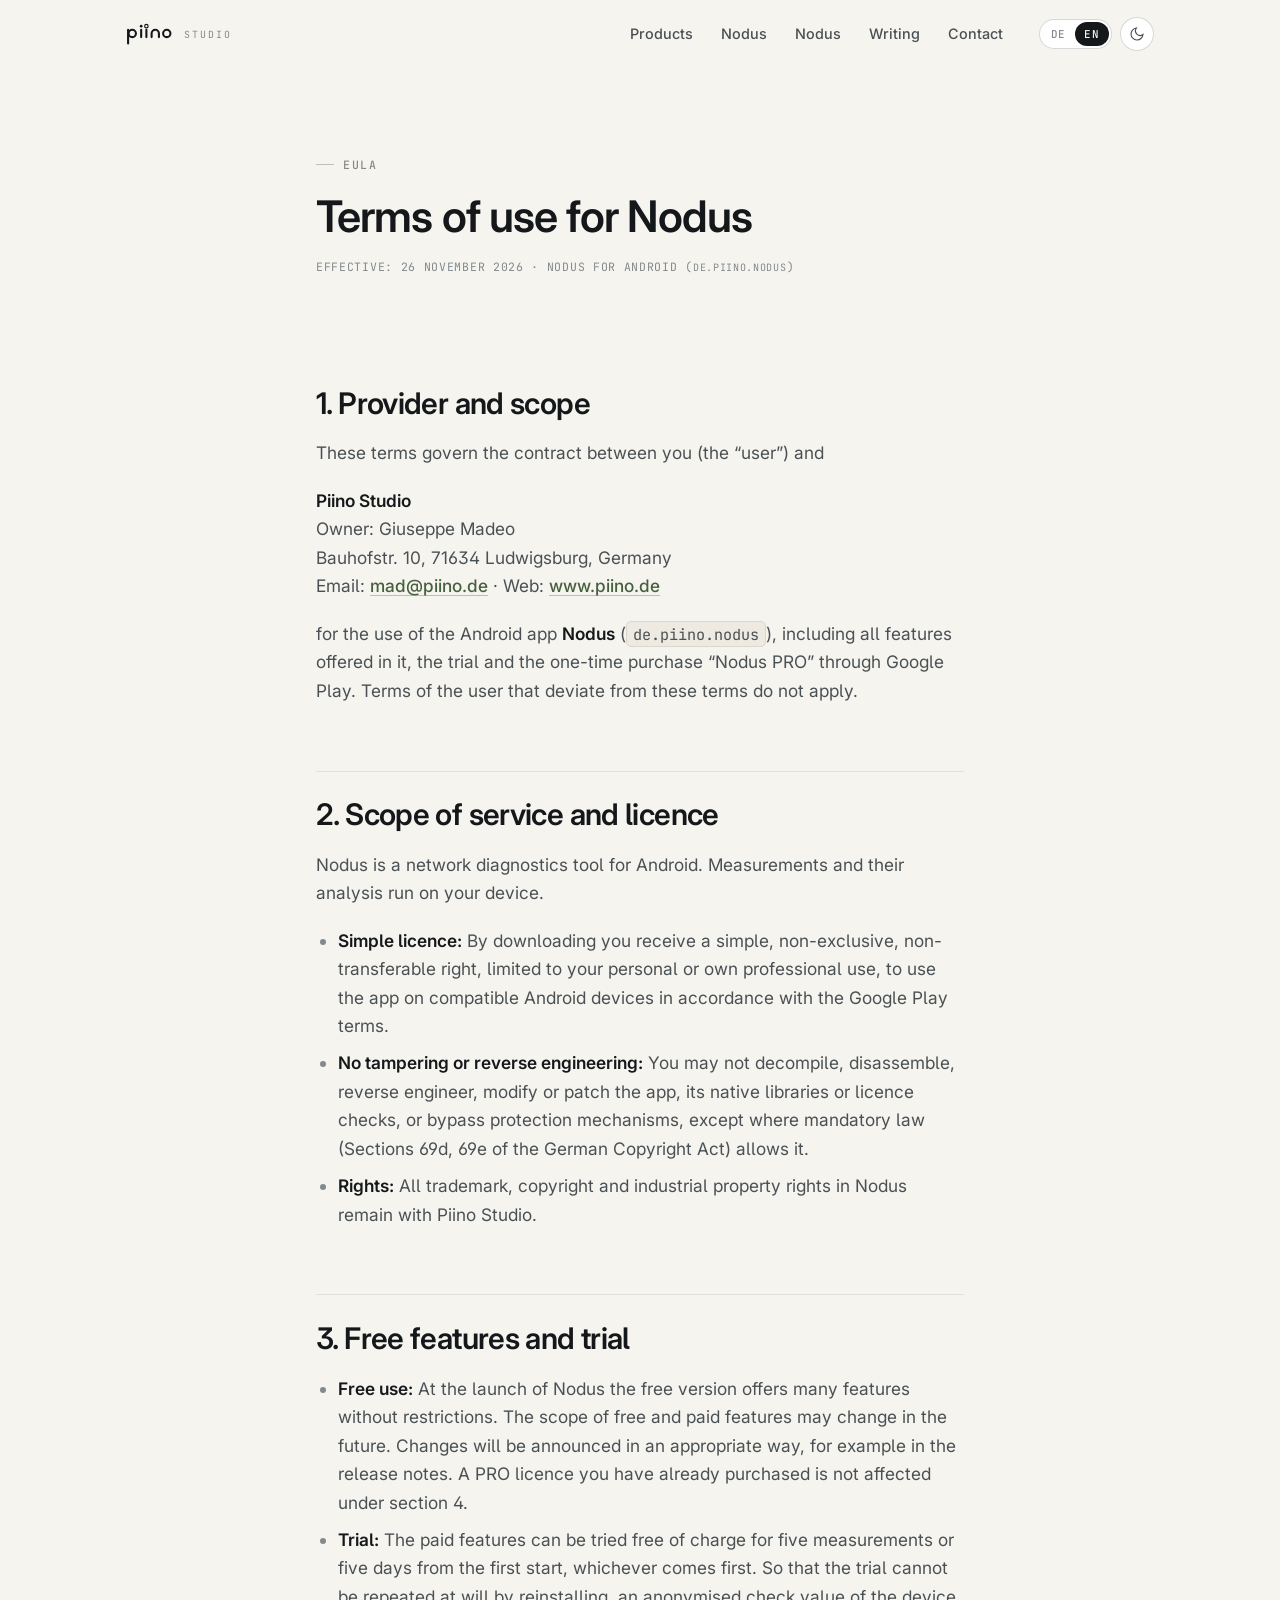
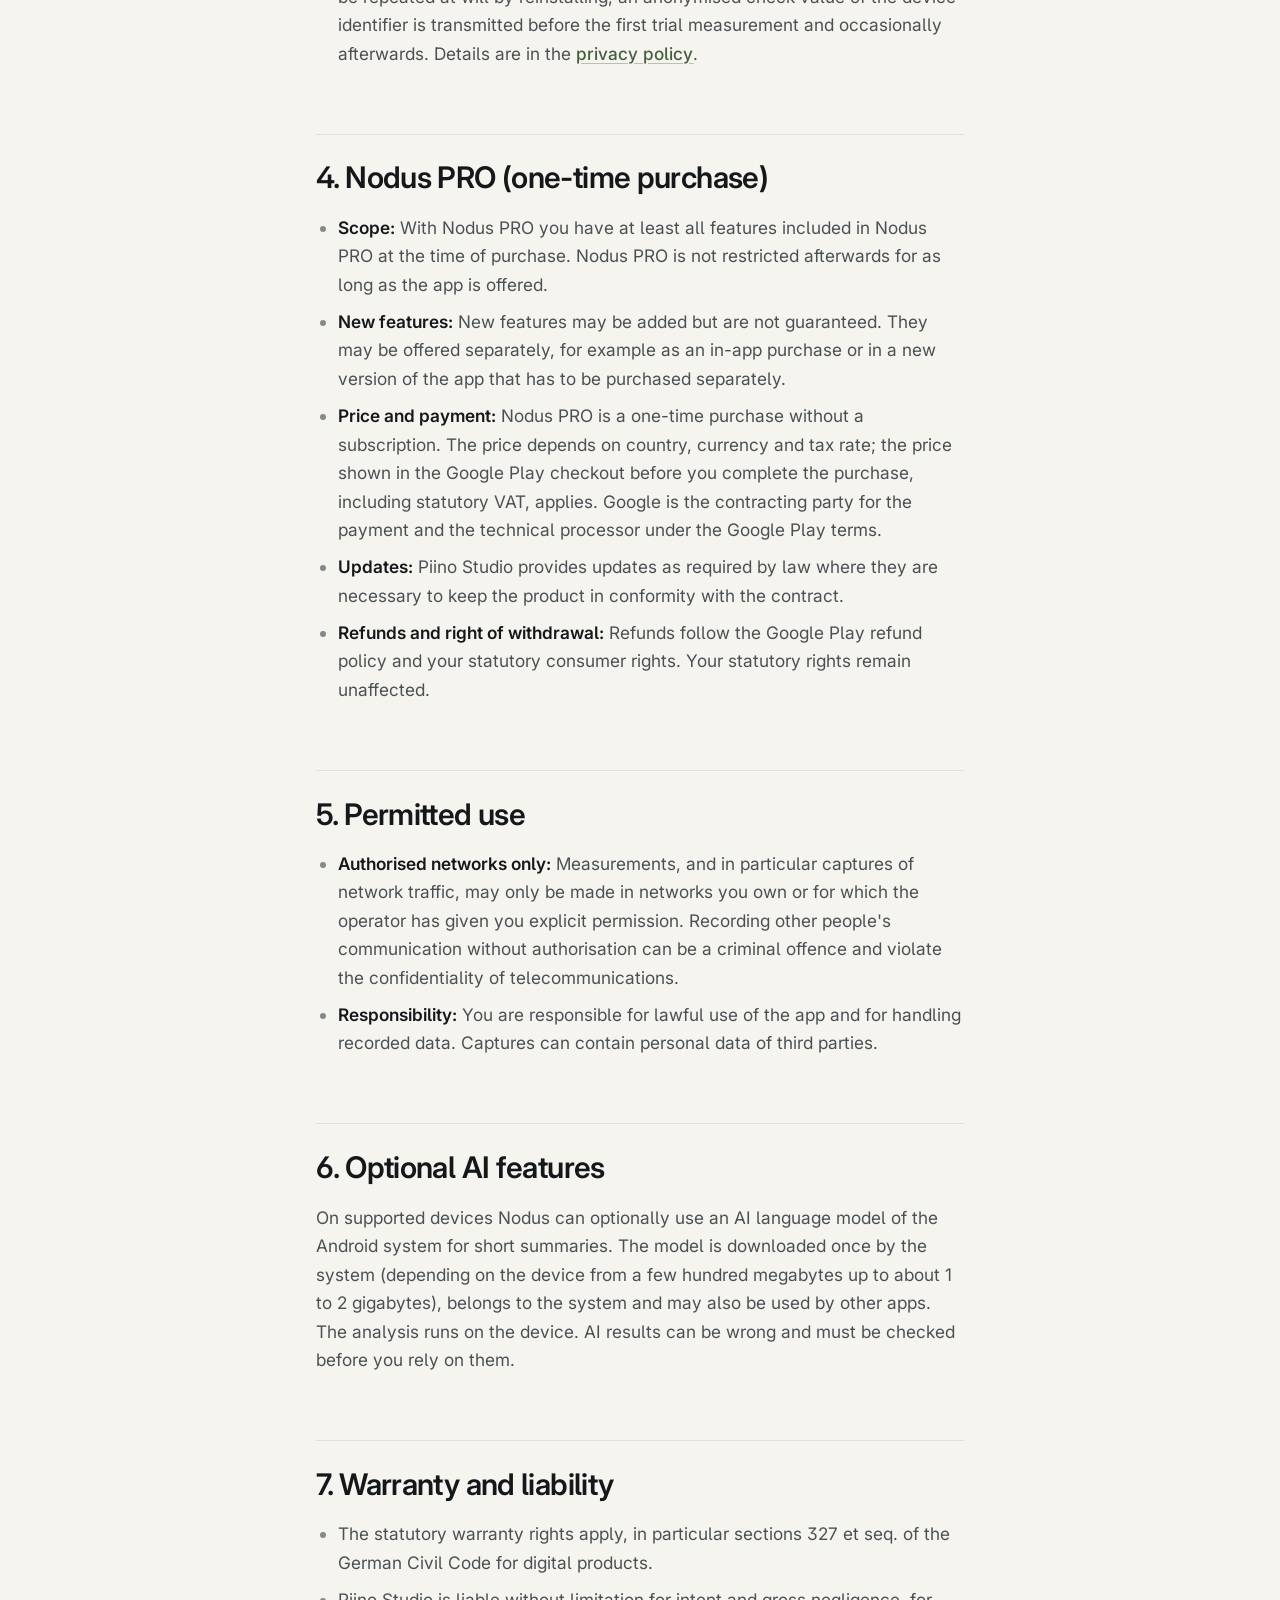
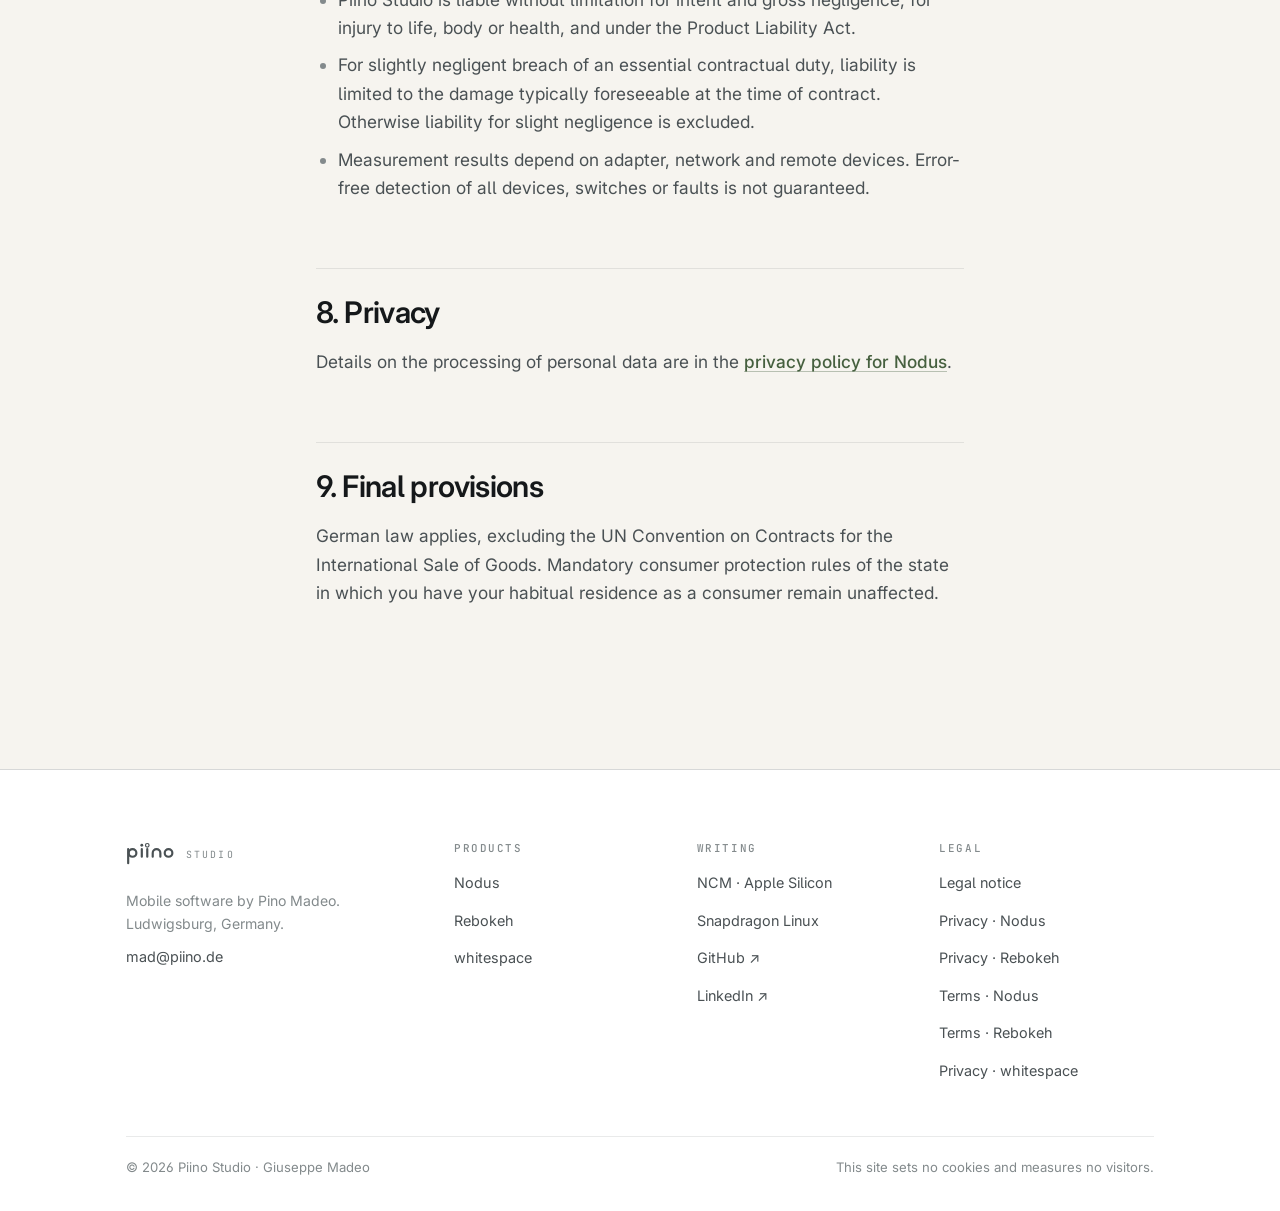
<file: nodus-nutzungsbedingungen.html>
<!DOCTYPE html>
<html lang="de" data-lang="de">
<head>
<meta charset="utf-8">
<meta name="viewport" content="width=device-width, initial-scale=1">
<title>Nutzungsbedingungen Nodus — Piino Studio</title>
<meta name="title-de" content="Nutzungsbedingungen Nodus — Piino Studio">
<meta name="title-en" content="Terms of use for Nodus — Piino Studio">
<meta name="description" content="Nutzungsbedingungen und Lizenzvereinbarung (EULA) für die Android-App Nodus von Piino Studio.">
<meta name="description-de" content="Nutzungsbedingungen und Lizenzvereinbarung (EULA) für die Android-App Nodus von Piino Studio.">
<meta name="description-en" content="Terms of use and end-user licence agreement for the Nodus Android app by Piino Studio.">
<meta name="theme-color" content="#F6F4EF" media="(prefers-color-scheme: light)">
<meta name="theme-color" content="#101311" media="(prefers-color-scheme: dark)">
<meta property="og:type" content="website">
<meta property="og:title" content="Nutzungsbedingungen Nodus — Piino Studio">
<meta property="og:description" content="Nutzungsbedingungen und Lizenzvereinbarung (EULA) für die Android-App Nodus von Piino Studio.">
<meta property="og:url" content="https://www.piino.de/nodus-nutzungsbedingungen.html">
<meta property="og:image" content="https://www.piino.de/og-piino.png">
<meta property="og:image:width" content="1200">
<meta property="og:image:height" content="630">
<meta property="og:site_name" content="Piino Studio">
<meta property="og:locale" content="de_DE">
<meta property="og:locale:alternate" content="en_US">
<meta name="twitter:card" content="summary_large_image">
<link rel="canonical" href="https://www.piino.de/nodus-nutzungsbedingungen.html">
<link rel="icon" href="favicon.svg" type="image/svg+xml">
<link rel="preconnect" href="https://fonts.googleapis.com">
<link rel="preconnect" href="https://fonts.gstatic.com" crossorigin>
<link href="https://fonts.googleapis.com/css2?family=Inter:wght@400;500;600&family=Instrument+Serif:ital@0;1&family=JetBrains+Mono:wght@400;500&display=swap" rel="stylesheet">
<link rel="stylesheet" href="styles.css">
<script>
(function(){var r=document.documentElement,t=null,l=null;
try{t=localStorage.getItem('piino-theme');l=localStorage.getItem('piino-lang');}catch(e){}
if(t){r.setAttribute('data-theme',t);}
if(!l){l=(navigator.language||'de').toLowerCase().slice(0,2)==='de'?'de':'en';}
r.setAttribute('data-lang',l);r.setAttribute('lang',l);})();
</script>
</head>
<body>
<a class="skip-link" href="#main"><span lang="de">Zum Inhalt springen</span><span lang="en">Skip to content</span></a>

<header class="site-header">
  <div class="wrap site-header__inner">
    <a class="brand" href="index.html" aria-label="Piino Studio">
      <svg viewBox="0 0 91 44" fill="none" aria-hidden="true"><g stroke="currentColor" stroke-width="4" stroke-linecap="round"><path d="M4 13v26"/><circle cx="12" cy="20" r="7"/><path d="M29 13v14"/><path d="M39 13v14"/><circle cx="39" cy="6" r="3.3" stroke-width="2.2"/><path d="M49 27v-7a7 7 0 0 1 14 0v7"/><circle cx="78" cy="20" r="7"/></g><circle cx="29" cy="6" r="2.6" fill="currentColor"/></svg>
      <span class="brand__sub">studio</span>
    </a>
    <nav class="site-nav" id="site-nav">
      <a class="nav-link" href="index.html#produkte"><span lang="de">Produkte</span><span lang="en">Products</span></a>
      <a class="nav-link" href="nodus.html">Nodus</a>
      <a class="nav-link" href="rebokeh.html">Nodus</a>
      <a class="nav-link" href="index.html#lesen"><span lang="de">Artikel</span><span lang="en">Writing</span></a>
      <a class="nav-link" href="index.html#kontakt"><span lang="de">Kontakt</span><span lang="en">Contact</span></a>
    </nav>
    <div class="header-tools">
      <div class="lang-switch" role="group" aria-label="Sprache / Language">
        <button type="button" data-lang-btn="de" aria-pressed="true">DE</button>
        <button type="button" data-lang-btn="en" aria-pressed="false">EN</button>
      </div>
      <button class="icon-btn" type="button" data-theme-toggle aria-label="Design umschalten / Toggle theme">
        <svg class="i-moon" viewBox="0 0 24 24" fill="none" stroke="currentColor" stroke-width="1.7" aria-hidden="true"><path d="M21 12.8A9 9 0 1 1 11.2 3a7 7 0 0 0 9.8 9.8z"/></svg>
        <svg class="i-sun" viewBox="0 0 24 24" fill="none" stroke="currentColor" stroke-width="1.7" aria-hidden="true"><circle cx="12" cy="12" r="4"/><path d="M12 2v2m0 16v2M4.9 4.9l1.4 1.4m11.4 11.4 1.4 1.4M2 12h2m16 0h2M4.9 19.1l1.4-1.4M17.7 6.3l1.4-1.4"/></svg>
      </button>
      <button class="icon-btn nav-toggle" type="button" data-nav-toggle aria-expanded="false" aria-controls="site-nav" aria-label="Menü / Menu">
        <svg viewBox="0 0 24 24" fill="none" stroke="currentColor" stroke-width="1.7" aria-hidden="true"><path d="M4 7h16M4 12h16M4 17h16"/></svg>
      </button>
    </div>
  </div>
</header>

<main id="main">
<!-- Entwurf: vor Veröffentlichung und Verlinkung anwaltlich prüfen lassen (AGB-Recht, §§ 327 ff. BGB, Änderungsklauseln, Haftung). -->
<section class="page-head">
  <div class="wrap wrap-narrow">
    <p class="eyebrow">EULA</p>
    <h1 lang="de">Nutzungsbedingungen Nodus</h1>
    <h1 lang="en">Terms of use for Nodus</h1>
    <p class="legal-meta" style="margin-top: 16px;" lang="de">Stand: 26. November 2026 · Android-App Nodus (<code>de.piino.nodus</code>)</p>
    <p class="legal-meta" style="margin-top: 16px;" lang="en">Effective: 26 November 2026 · Nodus for Android (<code>de.piino.nodus</code>)</p>
  </div>
</section>

<section class="section section--tight">
  <div class="wrap wrap-narrow">
    <div class="prose" lang="de">
      <h2 style="border: 0; padding-top: 0; margin-top: 0;">1. Anbieter und Geltungsbereich</h2>
      <p>Diese Nutzungsbedingungen regeln das Vertragsverhältnis zwischen Ihnen (nachfolgend „Nutzer“) und</p>
      <p><strong>Piino Studio</strong><br>Inhaber: Giuseppe Madeo<br>Bauhofstr. 10, 71634 Ludwigsburg, Deutschland<br>E-Mail: <a href="mailto:mad@piino.de">mad@piino.de</a> · Web: <a href="https://www.piino.de">www.piino.de</a></p>
      <p>für die Nutzung der Android-Anwendung <strong>Nodus</strong> (<code>de.piino.nodus</code>) einschließlich aller darin angebotenen Funktionen, der Testphase und des Einmalkaufs „Nodus PRO“ über Google Play. Abweichende Bedingungen des Nutzers finden keine Anwendung.</p>

      <h2>2. Leistungsumfang und Nutzungsrechte</h2>
      <p>Nodus ist ein Werkzeug zur Netzwerkdiagnose für Android. Messungen und deren Auswertung laufen auf Ihrem Endgerät.</p>
      <ul>
        <li><strong>Einfaches Nutzungsrecht:</strong> Mit dem Download erhalten Sie ein einfaches, nicht ausschließliches, nicht übertragbares und auf Ihren persönlichen oder eigenen beruflichen Gebrauch beschränktes Recht zur Nutzung der App auf kompatiblen Android-Geräten gemäß den Google-Play-Nutzungsbedingungen.</li>
        <li><strong>Verbot von Manipulation und Reverse Engineering:</strong> Es ist untersagt, die App, enthaltene native Programmbibliotheken oder Lizenzprüfungsmechanismen zu dekompilieren, zu disassemblieren, zurückzuentwickeln, zu verändern, zu patchen oder Schutzmechanismen zu umgehen, soweit dies nicht zwingend nach §§ 69d, 69e UrhG gestattet ist.</li>
        <li><strong>Schutzrechte:</strong> Alle Marken-, Urheber- und gewerblichen Schutzrechte an Nodus verbleiben bei Piino Studio.</li>
      </ul>

      <h2>3. Kostenlose Funktionen und Testphase</h2>
      <ul>
        <li><strong>Kostenlose Nutzung:</strong> Zum Start von Nodus stehen in der kostenlosen Version viele Funktionen ohne Einschränkung zur Verfügung. Der Umfang der kostenlosen und der kostenpflichtigen Funktionen kann sich in Zukunft ändern. Änderungen werden in angemessener Weise bekannt gegeben, zum Beispiel in den Versionshinweisen. Eine bereits erworbene PRO-Lizenz bleibt davon nach Ziffer 4 unberührt.</li>
        <li><strong>Testphase:</strong> Die kostenpflichtigen Funktionen können kostenlos für fünf Messungen oder fünf Tage ab dem ersten Start ausprobiert werden, je nachdem, was zuerst eintritt. Damit die Testphase nicht durch Neuinstallation beliebig wiederholt werden kann, wird vor der ersten Testmessung und danach gelegentlich ein anonymisierter Prüfwert der Geräte-Kennung übermittelt. Einzelheiten stehen in der <a href="datenschutz.html">Datenschutzerklärung</a>.</li>
      </ul>

      <h2>4. Nodus PRO (Einmalkauf)</h2>
      <ul>
        <li><strong>Umfang:</strong> Mit Nodus PRO haben Sie mindestens alle Funktionen, die zum Zeitpunkt des Kaufs in Nodus PRO enthalten sind. Nodus PRO wird nachträglich nicht eingeschränkt, solange die App angeboten wird.</li>
        <li><strong>Neue Funktionen:</strong> Neue Funktionen können hinzukommen, sind aber nicht garantiert. Sie können separat angeboten werden, zum Beispiel als In-App-Kauf oder in einer neuen Version der App, die gesondert erworben werden muss.</li>
        <li><strong>Preis und Zahlung:</strong> Nodus PRO ist ein Einmalkauf ohne Abonnement. Der Preis richtet sich nach Land, Währung und Steuersatz; maßgeblich ist der im Google-Play-Checkout vor Kaufabschluss angezeigte Preis inklusive gesetzlicher Umsatzsteuer. Vertragspartner des Zahlungsvorgangs und technischer Abwickler ist Google gemäß den Nutzungsbedingungen von Google Play.</li>
        <li><strong>Aktualisierungen:</strong> Piino Studio stellt Aktualisierungen nach Maßgabe der gesetzlichen Vorschriften bereit, soweit sie zur Aufrechterhaltung der Vertragsmäßigkeit erforderlich sind.</li>
        <li><strong>Rückerstattungen und Widerrufsrecht:</strong> Rückerstattungen richten sich nach den Google-Play-Erstattungsrichtlinien und den gesetzlichen Verbraucherrechten. Ihre gesetzlichen Rechte bleiben unberührt.</li>
      </ul>

      <h2>5. Zulässige Nutzung</h2>
      <ul>
        <li><strong>Nur berechtigte Netze:</strong> Messungen und insbesondere Mitschnitte des Netzwerkverkehrs dürfen nur in Netzen erfolgen, die Ihnen gehören oder für die Sie eine ausdrückliche Erlaubnis des Betreibers haben. Das Aufzeichnen fremder Kommunikation ohne Berechtigung kann strafbar sein und das Fernmeldegeheimnis verletzen.</li>
        <li><strong>Verantwortung:</strong> Sie sind für die rechtmäßige Nutzung der App und für den Umgang mit aufgezeichneten Daten verantwortlich. Mitschnitte können personenbezogene Daten Dritter enthalten.</li>
      </ul>

      <h2>6. Optionale KI-Funktionen</h2>
      <p>Auf unterstützten Geräten kann Nodus optional ein KI-Sprachmodell des Android-Systems für kurze Zusammenfassungen nutzen. Das Modell wird einmalig vom System heruntergeladen (je nach Gerät einige hundert Megabyte bis etwa 1 bis 2 Gigabyte), gehört dem System und kann auch von anderen Apps genutzt werden. Die Auswertung erfolgt auf dem Gerät. KI-Ergebnisse können fehlerhaft sein und sind vor einer Entscheidung zu prüfen.</p>

      <h2>7. Gewährleistung und Haftung</h2>
      <ul>
        <li>Es gelten die gesetzlichen Gewährleistungsrechte, insbesondere nach §§ 327 ff. BGB für digitale Produkte.</li>
        <li>Piino Studio haftet unbeschränkt für Vorsatz und grobe Fahrlässigkeit, bei Verletzung von Leben, Körper oder Gesundheit sowie nach dem Produkthaftungsgesetz.</li>
        <li>Bei leicht fahrlässiger Verletzung einer wesentlichen Vertragspflicht ist die Haftung auf den bei Vertragsschluss typischerweise vorhersehbaren Schaden begrenzt. Im Übrigen ist die Haftung für leichte Fahrlässigkeit ausgeschlossen.</li>
        <li>Messergebnisse hängen von Adapter, Netz und Gegenstellen ab. Eine fehlerfreie Erkennung aller Geräte, Switches oder Fehler wird nicht garantiert.</li>
      </ul>

      <h2>8. Datenschutz</h2>
      <p>Einzelheiten zur Verarbeitung personenbezogener Daten stehen in der <a href="datenschutz.html">Datenschutzerklärung für Nodus</a>.</p>

      <h2>9. Schlussbestimmungen</h2>
      <p>Es gilt das Recht der Bundesrepublik Deutschland unter Ausschluss des UN-Kaufrechts. Zwingende verbraucherschützende Vorschriften des Staates, in dem Sie als Verbraucher Ihren gewöhnlichen Aufenthalt haben, bleiben unberührt.</p>
    </div>

    <div class="prose" lang="en">
      <h2 style="border: 0; padding-top: 0; margin-top: 0;">1. Provider and scope</h2>
      <p>These terms govern the contract between you (the “user”) and</p>
      <p><strong>Piino Studio</strong><br>Owner: Giuseppe Madeo<br>Bauhofstr. 10, 71634 Ludwigsburg, Germany<br>Email: <a href="mailto:mad@piino.de">mad@piino.de</a> · Web: <a href="https://www.piino.de">www.piino.de</a></p>
      <p>for the use of the Android app <strong>Nodus</strong> (<code>de.piino.nodus</code>), including all features offered in it, the trial and the one-time purchase “Nodus PRO” through Google Play. Terms of the user that deviate from these terms do not apply.</p>

      <h2>2. Scope of service and licence</h2>
      <p>Nodus is a network diagnostics tool for Android. Measurements and their analysis run on your device.</p>
      <ul>
        <li><strong>Simple licence:</strong> By downloading you receive a simple, non-exclusive, non-transferable right, limited to your personal or own professional use, to use the app on compatible Android devices in accordance with the Google Play terms.</li>
        <li><strong>No tampering or reverse engineering:</strong> You may not decompile, disassemble, reverse engineer, modify or patch the app, its native libraries or licence checks, or bypass protection mechanisms, except where mandatory law (Sections 69d, 69e of the German Copyright Act) allows it.</li>
        <li><strong>Rights:</strong> All trademark, copyright and industrial property rights in Nodus remain with Piino Studio.</li>
      </ul>

      <h2>3. Free features and trial</h2>
      <ul>
        <li><strong>Free use:</strong> At the launch of Nodus the free version offers many features without restrictions. The scope of free and paid features may change in the future. Changes will be announced in an appropriate way, for example in the release notes. A PRO licence you have already purchased is not affected under section 4.</li>
        <li><strong>Trial:</strong> The paid features can be tried free of charge for five measurements or five days from the first start, whichever comes first. So that the trial cannot be repeated at will by reinstalling, an anonymised check value of the device identifier is transmitted before the first trial measurement and occasionally afterwards. Details are in the <a href="datenschutz.html">privacy policy</a>.</li>
      </ul>

      <h2>4. Nodus PRO (one-time purchase)</h2>
      <ul>
        <li><strong>Scope:</strong> With Nodus PRO you have at least all features included in Nodus PRO at the time of purchase. Nodus PRO is not restricted afterwards for as long as the app is offered.</li>
        <li><strong>New features:</strong> New features may be added but are not guaranteed. They may be offered separately, for example as an in-app purchase or in a new version of the app that has to be purchased separately.</li>
        <li><strong>Price and payment:</strong> Nodus PRO is a one-time purchase without a subscription. The price depends on country, currency and tax rate; the price shown in the Google Play checkout before you complete the purchase, including statutory VAT, applies. Google is the contracting party for the payment and the technical processor under the Google Play terms.</li>
        <li><strong>Updates:</strong> Piino Studio provides updates as required by law where they are necessary to keep the product in conformity with the contract.</li>
        <li><strong>Refunds and right of withdrawal:</strong> Refunds follow the Google Play refund policy and your statutory consumer rights. Your statutory rights remain unaffected.</li>
      </ul>

      <h2>5. Permitted use</h2>
      <ul>
        <li><strong>Authorised networks only:</strong> Measurements, and in particular captures of network traffic, may only be made in networks you own or for which the operator has given you explicit permission. Recording other people's communication without authorisation can be a criminal offence and violate the confidentiality of telecommunications.</li>
        <li><strong>Responsibility:</strong> You are responsible for lawful use of the app and for handling recorded data. Captures can contain personal data of third parties.</li>
      </ul>

      <h2>6. Optional AI features</h2>
      <p>On supported devices Nodus can optionally use an AI language model of the Android system for short summaries. The model is downloaded once by the system (depending on the device from a few hundred megabytes up to about 1 to 2 gigabytes), belongs to the system and may also be used by other apps. The analysis runs on the device. AI results can be wrong and must be checked before you rely on them.</p>

      <h2>7. Warranty and liability</h2>
      <ul>
        <li>The statutory warranty rights apply, in particular sections 327 et seq. of the German Civil Code for digital products.</li>
        <li>Piino Studio is liable without limitation for intent and gross negligence, for injury to life, body or health, and under the Product Liability Act.</li>
        <li>For slightly negligent breach of an essential contractual duty, liability is limited to the damage typically foreseeable at the time of contract. Otherwise liability for slight negligence is excluded.</li>
        <li>Measurement results depend on adapter, network and remote devices. Error-free detection of all devices, switches or faults is not guaranteed.</li>
      </ul>

      <h2>8. Privacy</h2>
      <p>Details on the processing of personal data are in the <a href="datenschutz.html">privacy policy for Nodus</a>.</p>

      <h2>9. Final provisions</h2>
      <p>German law applies, excluding the UN Convention on Contracts for the International Sale of Goods. Mandatory consumer protection rules of the state in which you have your habitual residence as a consumer remain unaffected.</p>
    </div>
  </div>
</section>
</main>

<footer class="site-footer">
  <div class="wrap">
    <div class="footer-grid">
      <div>
        <a class="brand" href="index.html" aria-label="Piino Studio">
          <svg viewBox="0 0 91 44" fill="none" aria-hidden="true" style="height: 24px;"><g stroke="currentColor" stroke-width="4" stroke-linecap="round"><path d="M4 13v26"/><circle cx="12" cy="20" r="7"/><path d="M29 13v14"/><path d="M39 13v14"/><circle cx="39" cy="6" r="3.3" stroke-width="2.2"/><path d="M49 27v-7a7 7 0 0 1 14 0v7"/><circle cx="78" cy="20" r="7"/></g><circle cx="29" cy="6" r="2.6" fill="currentColor"/></svg>
          <span class="brand__sub">studio</span>
        </a>
        <p class="small" style="margin-top: 14px; max-width: 34ch;" lang="de">Mobile Software von Pino Madeo. Ludwigsburg, Deutschland.</p>
        <p class="small" style="margin-top: 14px; max-width: 34ch;" lang="en">Mobile software by Pino Madeo. Ludwigsburg, Germany.</p>
        <p class="small" style="margin-top: 10px;"><a href="mailto:mad@piino.de">mad@piino.de</a></p>
      </div>
      <div>
        <h4 lang="de">Produkte</h4><h4 lang="en">Products</h4>
        <ul>
          <li><a href="nodus.html">Nodus</a></li>
          <li><a href="rebokeh.html">Rebokeh</a></li>
          <li><a href="index.html#produkte">whitespace</a></li>
        </ul>
      </div>
      <div>
        <h4 lang="de">Artikel</h4><h4 lang="en">Writing</h4>
        <ul>
          <li><a href="ncm-m5pro.html">NCM &middot; Apple Silicon</a></li>
          <li><a href="honor-magicbook-art-14-linux.html">Snapdragon Linux</a></li>
          <li><a href="https://github.com/PiinoStudio" target="_blank" rel="noopener">GitHub &#8599;</a></li>
          <li><a href="https://www.linkedin.com/in/giuseppe-madeo-734a32218/" target="_blank" rel="noopener">LinkedIn &#8599;</a></li>
        </ul>
      </div>
      <div>
        <h4 lang="de">Rechtliches</h4><h4 lang="en">Legal</h4>
        <ul>
          <li><a href="impressum.html"><span lang="de">Impressum</span><span lang="en">Legal notice</span></a></li>
          <li><a href="datenschutz.html"><span lang="de">Datenschutz Nodus</span><span lang="en">Privacy &middot; Nodus</span></a></li>
          <li><a href="rebokeh-datenschutz.html"><span lang="de">Datenschutz Rebokeh</span><span lang="en">Privacy &middot; Rebokeh</span></a></li>
          <li><a href="nodus-nutzungsbedingungen.html"><span lang="de">Nutzungsbedingungen Nodus</span><span lang="en">Terms &middot; Nodus</span></a></li>
          <li><a href="rebokeh-nutzungsbedingungen.html"><span lang="de">Nutzungsbedingungen Rebokeh</span><span lang="en">Terms &middot; Rebokeh</span></a></li>
          <li><a href="whitespace-datenschutz.html"><span lang="de">Datenschutz whitespace</span><span lang="en">Privacy &middot; whitespace</span></a></li>
        </ul>
      </div>
    </div>
    <div class="footer-bottom">
      <p>&copy; <span data-year>2026</span> Piino Studio &middot; Giuseppe Madeo</p>
      <p lang="de">Diese Seite setzt keine Cookies und misst keine Besucher.</p>
      <p lang="en">This site sets no cookies and measures no visitors.</p>
    </div>
  </div>
</footer>

<script src="app.js" defer></script>
</body>
</html>
</file>
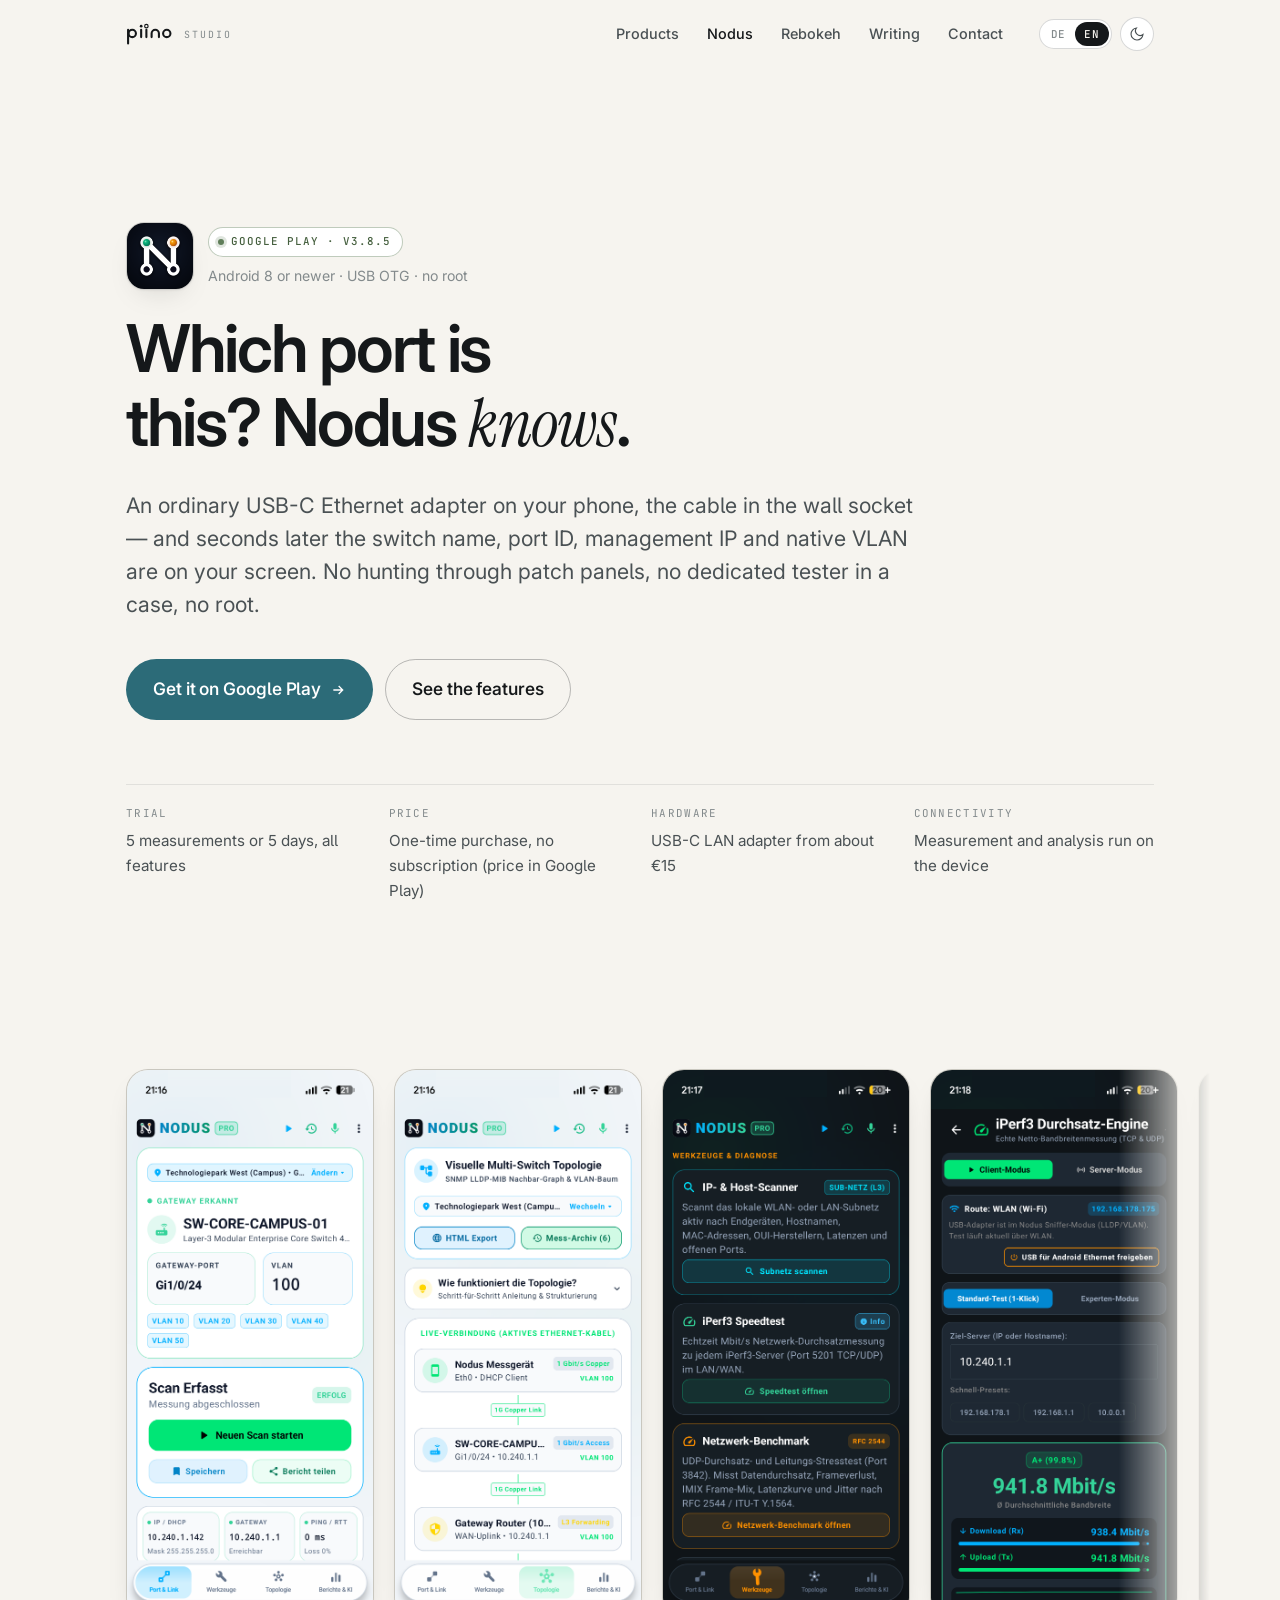
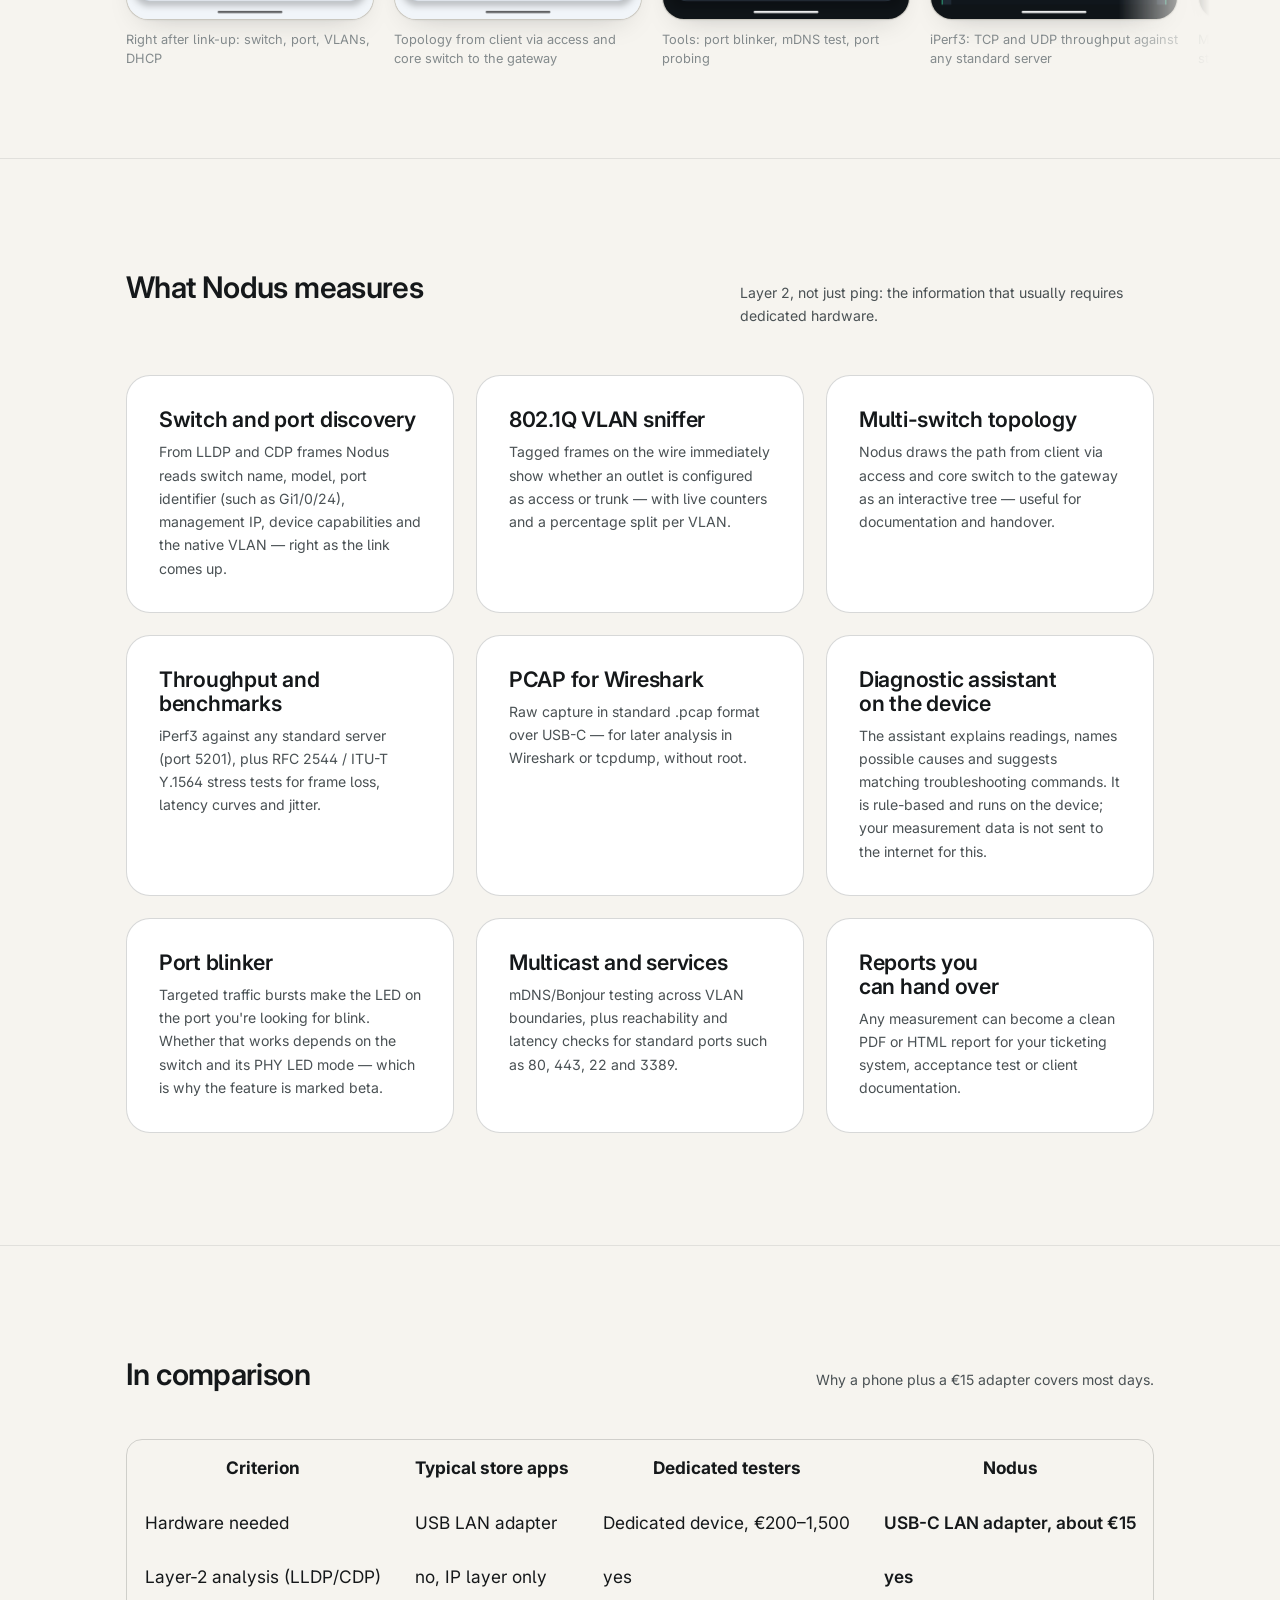
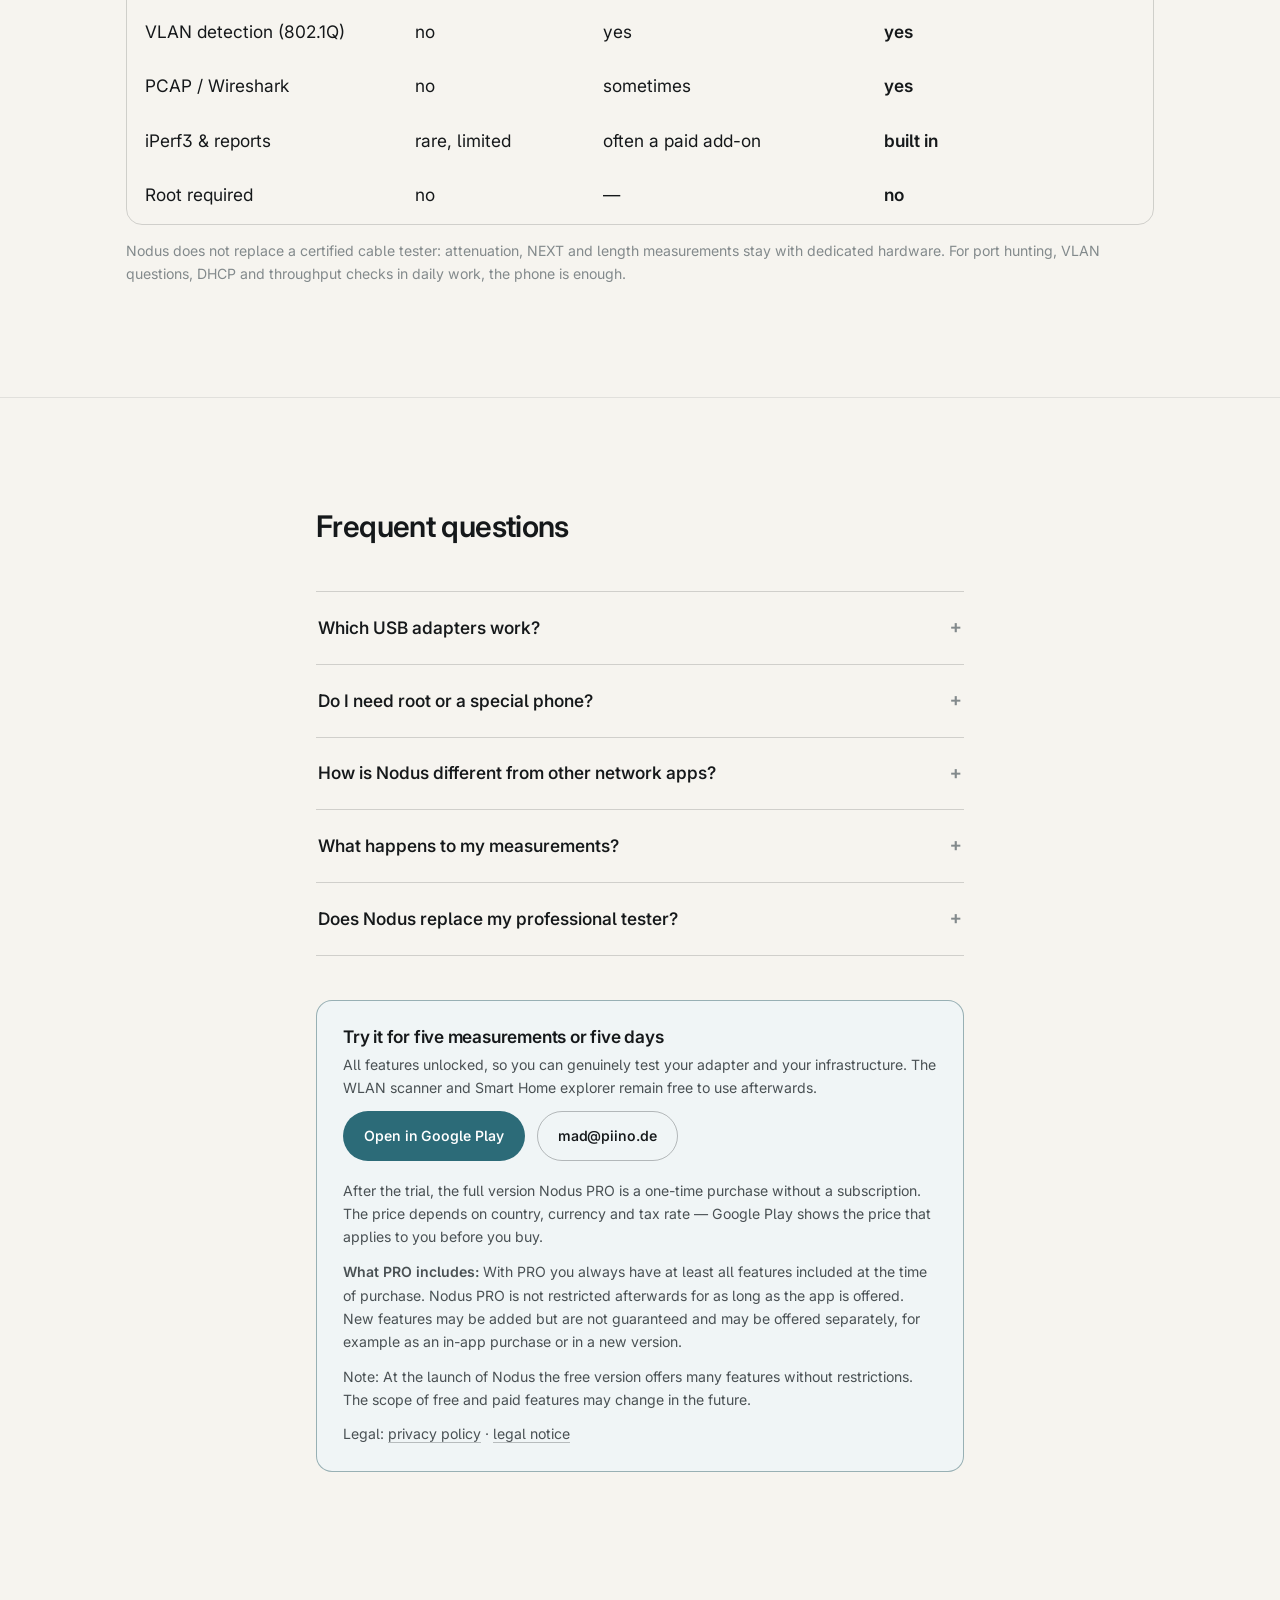
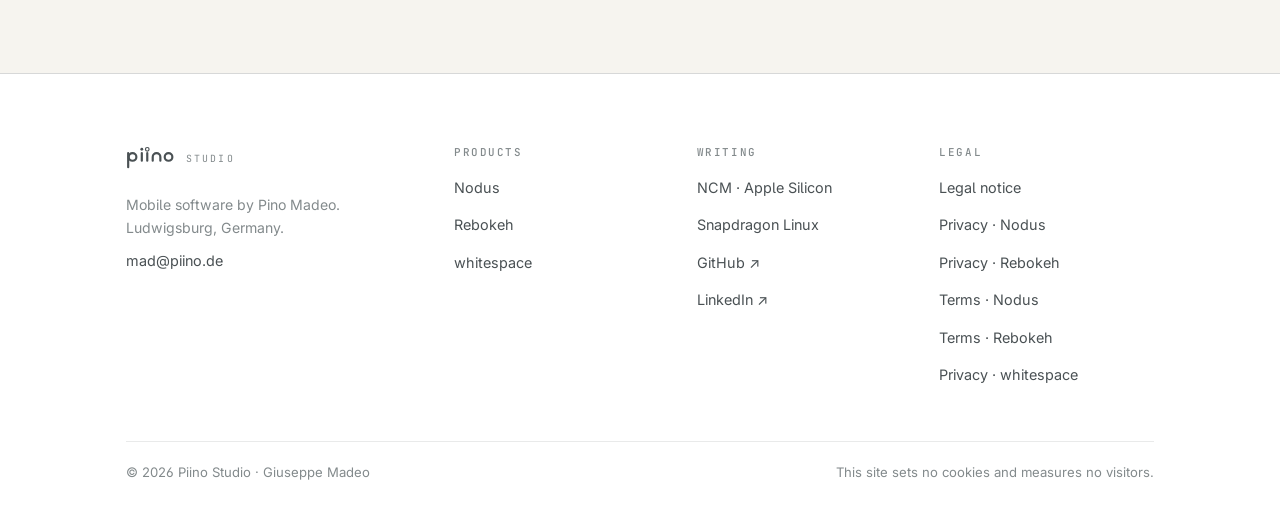
<file: nodus.html>
<!DOCTYPE html>
<html lang="de" data-lang="de">
<head>
<meta charset="utf-8">
<meta name="viewport" content="width=device-width, initial-scale=1">
<title>Nodus — Switch- und Netzwerktester für Android</title>
<meta name="title-de" content="Nodus — Switch- und Netzwerktester für Android">
<meta name="title-en" content="Nodus — switch and network tester for Android">
<meta name="description" content="Nodus macht aus deinem Android-Gerät ein Layer-2-Messwerkzeug: Switch, Port-ID und VLAN direkt aus LLDP/CDP, 802.1Q-Sniffer, Topologie, iPerf3, PCAP-Mitschnitt und ein regelbasierter Diagnose-Assistent – Messung und Auswertung laufen auf dem Gerät.">
<meta name="description-de" content="Nodus macht aus deinem Android-Gerät ein Layer-2-Messwerkzeug: Switch, Port-ID und VLAN direkt aus LLDP/CDP, 802.1Q-Sniffer, Topologie, iPerf3, PCAP-Mitschnitt und ein regelbasierter Diagnose-Assistent – Messung und Auswertung laufen auf dem Gerät.">
<meta name="description-en" content="Nodus turns your Android device into a layer-2 measurement tool: switch, port ID and VLAN straight from LLDP/CDP, an 802.1Q sniffer, topology, iPerf3, PCAP capture and a rule-based diagnostic assistant — measurement and analysis run on the device.">
<meta name="theme-color" content="#F6F4EF" media="(prefers-color-scheme: light)">
<meta name="theme-color" content="#101311" media="(prefers-color-scheme: dark)">
<meta property="og:type" content="product">
<meta property="og:title" content="Nodus — Switch- und Netzwerktester für Android">
<meta property="og:description" content="Nodus macht aus deinem Android-Gerät ein Layer-2-Messwerkzeug: Switch, Port-ID und VLAN direkt aus LLDP/CDP, 802.1Q-Sniffer, Topologie, iPerf3, PCAP-Mitschnitt und ein regelbasierter Diagnose-Assistent – Messung und Auswertung laufen auf dem Gerät.">
<meta property="og:url" content="https://www.piino.de/nodus.html">
<meta property="og:image" content="https://www.piino.de/og-piino.png">
<meta property="og:image:width" content="1200">
<meta property="og:image:height" content="630">
<meta property="og:site_name" content="Piino Studio">
<meta property="og:locale" content="de_DE">
<meta property="og:locale:alternate" content="en_US">
<meta name="twitter:card" content="summary_large_image">
<link rel="canonical" href="https://www.piino.de/nodus.html">
<link rel="icon" href="favicon.svg" type="image/svg+xml">
<link rel="preconnect" href="https://fonts.googleapis.com">
<link rel="preconnect" href="https://fonts.gstatic.com" crossorigin>
<link href="https://fonts.googleapis.com/css2?family=Inter:wght@400;500;600&family=Instrument+Serif:ital@0;1&family=JetBrains+Mono:wght@400;500&display=swap" rel="stylesheet">
<link rel="stylesheet" href="styles.css">
<script>
(function(){var r=document.documentElement,t=null,l=null;
try{t=localStorage.getItem('piino-theme');l=localStorage.getItem('piino-lang');}catch(e){}
if(t){r.setAttribute('data-theme',t);}
if(!l){l=(navigator.language||'de').toLowerCase().slice(0,2)==='de'?'de':'en';}
r.setAttribute('data-lang',l);r.setAttribute('lang',l);})();
</script>
</head>
<body>
<a class="skip-link" href="#main"><span lang="de">Zum Inhalt springen</span><span lang="en">Skip to content</span></a>

<header class="site-header">
  <div class="wrap site-header__inner">
    <a class="brand" href="index.html" aria-label="Piino Studio">
      <svg viewBox="0 0 91 44" fill="none" aria-hidden="true"><g stroke="currentColor" stroke-width="4" stroke-linecap="round"><path d="M4 13v26"/><circle cx="12" cy="20" r="7"/><path d="M29 13v14"/><path d="M39 13v14"/><circle cx="39" cy="6" r="3.3" stroke-width="2.2"/><path d="M49 27v-7a7 7 0 0 1 14 0v7"/><circle cx="78" cy="20" r="7"/></g><circle cx="29" cy="6" r="2.6" fill="currentColor"/></svg>
      <span class="brand__sub">studio</span>
    </a>
    <nav class="site-nav" id="site-nav">
      <a class="nav-link" href="index.html#produkte"><span lang="de">Produkte</span><span lang="en">Products</span></a>
      <a class="nav-link" href="nodus.html" aria-current="page">Nodus</a>
      <a class="nav-link" href="rebokeh.html">Rebokeh</a>
      <a class="nav-link" href="index.html#lesen"><span lang="de">Artikel</span><span lang="en">Writing</span></a>
      <a class="nav-link" href="index.html#kontakt"><span lang="de">Kontakt</span><span lang="en">Contact</span></a>
    </nav>
    <div class="header-tools">
      <div class="lang-switch" role="group" aria-label="Sprache / Language">
        <button type="button" data-lang-btn="de" aria-pressed="true">DE</button>
        <button type="button" data-lang-btn="en" aria-pressed="false">EN</button>
      </div>
      <button class="icon-btn" type="button" data-theme-toggle aria-label="Design umschalten / Toggle theme">
        <svg class="i-moon" viewBox="0 0 24 24" fill="none" stroke="currentColor" stroke-width="1.7" aria-hidden="true"><path d="M21 12.8A9 9 0 1 1 11.2 3a7 7 0 0 0 9.8 9.8z"/></svg>
        <svg class="i-sun" viewBox="0 0 24 24" fill="none" stroke="currentColor" stroke-width="1.7" aria-hidden="true"><circle cx="12" cy="12" r="4"/><path d="M12 2v2m0 16v2M4.9 4.9l1.4 1.4m11.4 11.4 1.4 1.4M2 12h2m16 0h2M4.9 19.1l1.4-1.4M17.7 6.3l1.4-1.4"/></svg>
      </button>
      <button class="icon-btn nav-toggle" type="button" data-nav-toggle aria-expanded="false" aria-controls="site-nav" aria-label="Menü / Menu">
        <svg viewBox="0 0 24 24" fill="none" stroke="currentColor" stroke-width="1.7" aria-hidden="true"><path d="M4 7h16M4 12h16M4 17h16"/></svg>
      </button>
    </div>
  </div>
</header>

<main id="main">
<section class="hero" style="--p: var(--nodus);">
  <div class="wrap">
    <div class="cluster" style="gap: 14px; margin-bottom: 22px;">
      <img class="app-icon app-icon--lg" src="nodus-app-icon.png" alt="Nodus" width="68" height="68">
      <div>
        <span class="badge badge--live"><span class="dot"></span>Google Play · v3.8.5</span>
        <p class="small" style="margin-top: 7px;" lang="de">Android 8 oder neuer · USB-OTG · kein Root</p>
        <p class="small" style="margin-top: 7px;" lang="en">Android 8 or newer · USB OTG · no root</p>
      </div>
    </div>
    <h1 lang="de">Welcher Port ist das? Nodus <em class="serif-accent">weiß</em> es.</h1>
    <h1 lang="en">Which port is this? Nodus <em class="serif-accent">knows</em>.</h1>
    <p class="lead" lang="de">Ein handelsüblicher USB-C-Ethernet-Adapter am Telefon, das Kabel in die Dose – und Sekunden später stehen Switch-Name, Port-ID, Management-IP und Native VLAN auf dem Display. Keine Patchfeld-Sucherei, kein Spezialgerät im Koffer, kein Root.</p>
    <p class="lead" lang="en">An ordinary USB-C Ethernet adapter on your phone, the cable in the wall socket — and seconds later the switch name, port ID, management IP and native VLAN are on your screen. No hunting through patch panels, no dedicated tester in a case, no root.</p>
    <div class="cluster">
      <a class="btn btn--product btn--lg" style="--p: var(--nodus);" href="https://play.google.com/store/apps/details?id=de.piino.nodus" target="_blank" rel="noopener">
        <span lang="de">Im Google Play Store</span><span lang="en">Get it on Google Play</span>
        <svg viewBox="0 0 24 24" fill="none" stroke="currentColor" stroke-width="2" aria-hidden="true"><path d="M5 12h14M13 6l6 6-6 6"/></svg>
      </a>
      <a class="btn btn--ghost btn--lg" href="#funktionen"><span lang="de">Funktionen ansehen</span><span lang="en">See the features</span></a>
    </div>
    <dl class="hero__meta">
      <div>
        <dt lang="de">Testzeitraum</dt><dt lang="en">Trial</dt>
        <dd lang="de">5 Messungen oder 5 Tage, voller Funktionsumfang</dd>
        <dd lang="en">5 measurements or 5 days, all features</dd>
      </div>
      <div>
        <dt lang="de">Preis</dt><dt lang="en">Price</dt>
        <dd lang="de">Einmalkauf, kein Abo (Preis in Google Play)</dd>
        <dd lang="en">One-time purchase, no subscription (price in Google Play)</dd>
      </div>
      <div>
        <dt lang="de">Hardware</dt><dt lang="en">Hardware</dt>
        <dd lang="de">USB-C-LAN-Adapter ab ca. 15 €</dd>
        <dd lang="en">USB-C LAN adapter from about €15</dd>
      </div>
      <div>
        <dt lang="de">Verbindung</dt><dt lang="en">Connectivity</dt>
        <dd lang="de">Messung und Auswertung laufen auf dem Gerät</dd>
        <dd lang="en">Measurement and analysis run on the device</dd>
      </div>
    </dl>
  </div>
</section>

<section class="section section--tight">
  <div class="wrap">
    <div class="shots" aria-label="Screenshots">
      <figure>
        <img src="screenshots/01_dashboard.png" alt="Dashboard mit erkanntem Switch, Gateway-Port und VLAN-Liste" loading="lazy">
        <figcaption lang="de">Nach dem Einstecken: Switch, Port, VLANs, DHCP</figcaption>
        <figcaption lang="en">Right after link-up: switch, port, VLANs, DHCP</figcaption>
      </figure>
      <figure>
        <img src="screenshots/02_topology.png" alt="Interaktive Multi-Switch-Topologie" loading="lazy">
        <figcaption lang="de">Topologie vom Client über Access- und Core-Switch zum Gateway</figcaption>
        <figcaption lang="en">Topology from client via access and core switch to the gateway</figcaption>
      </figure>
      <figure>
        <img src="screenshots/03_tools.png" alt="Werkzeugsammlung" loading="lazy">
        <figcaption lang="de">Werkzeuge: Port-Blinker, mDNS-Test, Port-Probing</figcaption>
        <figcaption lang="en">Tools: port blinker, mDNS test, port probing</figcaption>
      </figure>
      <figure>
        <img src="screenshots/04_iperf3.png" alt="iPerf3-Messung" loading="lazy">
        <figcaption lang="de">iPerf3: TCP- und UDP-Durchsatz gegen jeden Standard-Server</figcaption>
        <figcaption lang="en">iPerf3: TCP and UDP throughput against any standard server</figcaption>
      </figure>
      <figure>
        <img src="screenshots/05_reports_ai.png" alt="Berichte und KI-Auswertung" loading="lazy">
        <figcaption lang="de">Messbericht als PDF oder HTML, direkt aus der App</figcaption>
        <figcaption lang="en">Measurement report as PDF or HTML, straight from the app</figcaption>
      </figure>
      <figure>
        <img src="screenshots/06_copilot_cli.png" alt="KI-Copilot" loading="lazy">
        <figcaption lang="de">Hinweise und Befehle zur Fehlersuche – regelbasiert, auf dem Gerät</figcaption>
        <figcaption lang="en">Hints and commands for troubleshooting — rule-based, on the device</figcaption>
      </figure>
    </div>
  </div>
</section>

<section class="section" id="funktionen" style="--p: var(--nodus);">
  <div class="wrap">
    <div class="section-head">
      <h2 lang="de">Was Nodus misst</h2>
      <h2 lang="en">What Nodus measures</h2>
      <p lang="de">Layer 2 statt nur Ping: die Informationen, für die sonst ein Spezialgerät nötig wäre.</p>
      <p lang="en">Layer 2, not just ping: the information that usually requires dedicated hardware.</p>
    </div>
    <div class="grid grid--3">
      <div class="card">
        <h3 lang="de">Switch- und Port-Erkennung</h3>
        <h3 lang="en">Switch and port discovery</h3>
        <p lang="de">Aus LLDP- und CDP-Frames liest Nodus Switch-Name, Modell, Port-Bezeichnung (etwa Gi1/0/24), Management-IP, Gerätefunktionen und das Native VLAN – direkt beim Verbindungsaufbau.</p>
        <p lang="en">From LLDP and CDP frames Nodus reads switch name, model, port identifier (such as Gi1/0/24), management IP, device capabilities and the native VLAN — right as the link comes up.</p>
      </div>
      <div class="card">
        <h3 lang="de">802.1Q VLAN-Sniffer</h3>
        <h3 lang="en">802.1Q VLAN sniffer</h3>
        <p lang="de">Getaggte Frames auf der Leitung zeigen sofort, ob die Dose als Access- oder Trunk-Port konfiguriert ist – mit Live-Zählern und prozentualer Verteilung je VLAN.</p>
        <p lang="en">Tagged frames on the wire immediately show whether an outlet is configured as access or trunk — with live counters and a percentage split per VLAN.</p>
      </div>
      <div class="card">
        <h3 lang="de">Multi-Switch-Topologie</h3>
        <h3 lang="en">Multi-switch topology</h3>
        <p lang="de">Nodus zeichnet den Weg vom Client über Access- und Core-Switch bis zum Gateway als interaktiven Baum – hilfreich für Dokumentation und Übergabe.</p>
        <p lang="en">Nodus draws the path from client via access and core switch to the gateway as an interactive tree — useful for documentation and handover.</p>
      </div>
      <div class="card">
        <h3 lang="de">Durchsatz und Benchmark</h3>
        <h3 lang="en">Throughput and benchmarks</h3>
        <p lang="de">iPerf3 gegen jeden Standard-Server (Port 5201), dazu Stresstests nach RFC 2544 / ITU-T Y.1564 für Frame-Loss, Latenzkurven und Jitter.</p>
        <p lang="en">iPerf3 against any standard server (port 5201), plus RFC 2544 / ITU-T Y.1564 stress tests for frame loss, latency curves and jitter.</p>
      </div>
      <div class="card">
        <h3 lang="de">PCAP für Wireshark</h3>
        <h3 lang="en">PCAP for Wireshark</h3>
        <p lang="de">Rohdatenmitschnitt im Standardformat .pcap über USB-C – zur späteren Analyse in Wireshark oder tcpdump, ohne Root-Rechte.</p>
        <p lang="en">Raw capture in standard .pcap format over USB-C — for later analysis in Wireshark or tcpdump, without root.</p>
      </div>
      <div class="card">
        <h3 lang="de">Diagnose-Assistent auf dem Gerät</h3>
        <h3 lang="en">Diagnostic assistant on the device</h3>
        <p lang="de">Der Assistent erklärt Messwerte, benennt mögliche Ursachen und liefert passende Befehle zur Fehlersuche. Er arbeitet regelbasiert auf dem Gerät; die Messdaten werden dafür nicht ins Internet gesendet.</p>
        <p lang="en">The assistant explains readings, names possible causes and suggests matching troubleshooting commands. It is rule-based and runs on the device; your measurement data is not sent to the internet for this.</p>
      </div>
      <div class="card">
        <h3 lang="de">Port-Blinker</h3>
        <h3 lang="en">Port blinker</h3>
        <p lang="de">Gezielte Lastbursts bringen die LED am gesuchten Switch-Port zum Blinken. Ob das klappt, hängt von Switch und PHY-LED-Modus ab – deshalb ist die Funktion als Beta markiert.</p>
        <p lang="en">Targeted traffic bursts make the LED on the port you're looking for blink. Whether that works depends on the switch and its PHY LED mode — which is why the feature is marked beta.</p>
      </div>
      <div class="card">
        <h3 lang="de">Multicast und Dienste</h3>
        <h3 lang="en">Multicast and services</h3>
        <p lang="de">mDNS-/Bonjour-Test über VLAN-Grenzen hinweg sowie Erreichbarkeits- und Latenzmessung für Standardports wie 80, 443, 22 und 3389.</p>
        <p lang="en">mDNS/Bonjour testing across VLAN boundaries, plus reachability and latency checks for standard ports such as 80, 443, 22 and 3389.</p>
      </div>
      <div class="card">
        <h3 lang="de">Berichte zum Weitergeben</h3>
        <h3 lang="en">Reports you can hand over</h3>
        <p lang="de">Aus jeder Messung wird auf Wunsch ein sauberer PDF- oder HTML-Bericht für Ticketsystem, Abnahme oder Kundendokumentation.</p>
        <p lang="en">Any measurement can become a clean PDF or HTML report for your ticketing system, acceptance test or client documentation.</p>
      </div>
    </div>
  </div>
</section>

<section class="section" style="--p: var(--nodus);">
  <div class="wrap">
    <div class="section-head">
      <h2 lang="de">Im Vergleich</h2>
      <h2 lang="en">In comparison</h2>
      <p lang="de">Warum ein Telefon plus 15-Euro-Adapter den Alltag abdeckt.</p>
      <p lang="en">Why a phone plus a €15 adapter covers most days.</p>
    </div>
    <div class="table-scroll">
      <table>
        <thead>
          <tr>
            <th><span lang="de">Kriterium</span><span lang="en">Criterion</span></th>
            <th><span lang="de">Übliche Store-Apps</span><span lang="en">Typical store apps</span></th>
            <th><span lang="de">Spezial-Messgeräte</span><span lang="en">Dedicated testers</span></th>
            <th>Nodus</th>
          </tr>
        </thead>
        <tbody>
          <tr>
            <td><span lang="de">Benötigte Hardware</span><span lang="en">Hardware needed</span></td>
            <td><span lang="de">USB-LAN-Adapter</span><span lang="en">USB LAN adapter</span></td>
            <td><span lang="de">Eigenes Gerät, 200–1.500 €</span><span lang="en">Dedicated device, €200–1,500</span></td>
            <td><strong><span lang="de">USB-C-LAN-Adapter, ca. 15 €</span><span lang="en">USB-C LAN adapter, about €15</span></strong></td>
          </tr>
          <tr>
            <td><span lang="de">Layer-2-Analyse (LLDP/CDP)</span><span lang="en">Layer-2 analysis (LLDP/CDP)</span></td>
            <td><span lang="de">nein, nur IP-Ebene</span><span lang="en">no, IP layer only</span></td>
            <td><span lang="de">ja</span><span lang="en">yes</span></td>
            <td><strong><span lang="de">ja</span><span lang="en">yes</span></strong></td>
          </tr>
          <tr>
            <td><span lang="de">VLAN-Erkennung (802.1Q)</span><span lang="en">VLAN detection (802.1Q)</span></td>
            <td><span lang="de">nein</span><span lang="en">no</span></td>
            <td><span lang="de">ja</span><span lang="en">yes</span></td>
            <td><strong><span lang="de">ja</span><span lang="en">yes</span></strong></td>
          </tr>
          <tr>
            <td>PCAP / Wireshark</td>
            <td><span lang="de">nein</span><span lang="en">no</span></td>
            <td><span lang="de">teilweise</span><span lang="en">sometimes</span></td>
            <td><strong><span lang="de">ja</span><span lang="en">yes</span></strong></td>
          </tr>
          <tr>
            <td><span lang="de">iPerf3 &amp; Messberichte</span><span lang="en">iPerf3 &amp; reports</span></td>
            <td><span lang="de">selten, eingeschränkt</span><span lang="en">rare, limited</span></td>
            <td><span lang="de">oft Aufpreis</span><span lang="en">often a paid add-on</span></td>
            <td><strong><span lang="de">eingebaut</span><span lang="en">built in</span></strong></td>
          </tr>
          <tr>
            <td><span lang="de">Root nötig</span><span lang="en">Root required</span></td>
            <td><span lang="de">nein</span><span lang="en">no</span></td>
            <td>—</td>
            <td><strong><span lang="de">nein</span><span lang="en">no</span></strong></td>
          </tr>
        </tbody>
      </table>
    </div>
    <p class="small" style="margin-top: 14px;" lang="de">Nodus ersetzt kein zertifiziertes Kabelmessgerät: Dämpfung, NEXT oder Längenmessung bleiben Sache der Spezialhardware. Für Portsuche, VLAN-Klärung, DHCP- und Durchsatzfragen im Tagesgeschäft reicht das Telefon.</p>
    <p class="small" style="margin-top: 14px;" lang="en">Nodus does not replace a certified cable tester: attenuation, NEXT and length measurements stay with dedicated hardware. For port hunting, VLAN questions, DHCP and throughput checks in daily work, the phone is enough.</p>
  </div>
</section>

<section class="section">
  <div class="wrap wrap-narrow">
    <div class="section-head">
      <h2 lang="de">Häufige Fragen</h2>
      <h2 lang="en">Frequent questions</h2>
    </div>
    <div class="faq">
      <details>
        <summary><span lang="de">Welche USB-Adapter funktionieren?</span><span lang="en">Which USB adapters work?</span></summary>
        <div class="faq__a">
          <p lang="de">Handelsübliche USB-C-auf-Gigabit-Ethernet-Adapter mit den verbreiteten Chipsätzen (Realtek RTL8152/8153, ASIX AX88179) sowie Standard-CDC-ECM- und CDC-NCM-Geräte. Genau dafür gibt es die kostenlose Testphase: probier deinen Adapter aus, bevor du kaufst.</p>
          <p lang="en">Standard USB-C-to-gigabit-Ethernet adapters with the common chipsets (Realtek RTL8152/8153, ASIX AX88179) plus generic CDC-ECM and CDC-NCM devices. That's exactly what the free trial is for: try your adapter before you buy.</p>
        </div>
      </details>
      <details>
        <summary><span lang="de">Brauche ich Root oder ein besonderes Telefon?</span><span lang="en">Do I need root or a special phone?</span></summary>
        <div class="faq__a">
          <p lang="de">Nein. Nodus läuft auf gewöhnlichen Android-Geräten ab Android 8 mit USB-OTG-Unterstützung und arbeitet ausschließlich über die regulären Android-USB-Schnittstellen. Tablets, Samsung DeX und Desktop-Modus werden mit angepasstem Layout unterstützt.</p>
          <p lang="en">No. Nodus runs on ordinary Android devices from Android 8 with USB OTG support, using only the regular Android USB APIs. Tablets, Samsung DeX and desktop mode are supported with an adapted layout.</p>
        </div>
      </details>
      <details>
        <summary><span lang="de">Wie unterscheidet sich Nodus von anderen Netzwerk-Apps?</span><span lang="en">How is Nodus different from other network apps?</span></summary>
        <div class="faq__a">
          <p lang="de">Die meisten Apps arbeiten auf Layer 3 und 4: Ping, Portscan, IP-Rechner. Nodus setzt eine Ebene tiefer an und wertet die Frames aus, die der Switch selbst schickt. Deshalb kann es Port-Bezeichnung, VLAN-Tags und Topologie zeigen statt nur Erreichbarkeit.</p>
          <p lang="en">Most apps operate at layers 3 and 4: ping, port scan, subnet calculator. Nodus works one layer below and evaluates the frames the switch itself sends. That's why it can show port identifiers, VLAN tags and topology instead of just reachability.</p>
        </div>
      </details>
      <details>
        <summary><span lang="de">Was passiert mit meinen Messdaten?</span><span lang="en">What happens to my measurements?</span></summary>
        <div class="faq__a">
          <p lang="de">Sie bleiben auf dem Gerät. Die App braucht für die Messung keine Internetverbindung; nur die Testphasen-Prüfung überträgt eine anonymisierte Geräte-Prüfsumme sowie Beginn und Messzähler der Testphase – mit gekaufter Lizenz entfällt auch das. Ein Google-Drive-Backup gibt es nur, wenn du es selbst einschaltest. Details stehen in der <a href="datenschutz.html">Datenschutzerklärung</a>.</p>
          <p lang="en">They stay on the device. Measuring needs no internet connection; only the trial check transmits an anonymised device checksum plus the start and measurement count of the trial — with a purchased licence that is not sent either. A Google Drive backup exists only if you switch it on yourself. Details are in the <a href="datenschutz.html">privacy policy</a>.</p>
        </div>
      </details>
      <details>
        <summary><span lang="de">Ersetzt Nodus mein Profi-Messgerät?</span><span lang="en">Does Nodus replace my professional tester?</span></summary>
        <div class="faq__a">
          <p lang="de">Für den größten Teil der täglichen Fragen im Service und bei der Inbetriebnahme: ja. Welcher Switch-Port ist das, welches VLAN liegt an, kommt DHCP durch, stimmt der Durchsatz – dafür brauchst du keinen Gerätekoffer mehr. Für Zertifizierungsmessungen an der Verkabelung weiterhin nein.</p>
          <p lang="en">For most day-to-day service and commissioning questions: yes. Which switch port is this, which VLAN is live, does DHCP come through, is throughput right — you no longer need a case full of hardware for that. For certification measurements on the cabling itself: still no.</p>
        </div>
      </details>
    </div>

    <div class="note mt-l" style="--p: var(--nodus);">
      <div class="cluster" style="justify-content: space-between;">
        <div style="flex: 1 1 340px;">
          <h3 lang="de">Fünf Messungen oder fünf Tage ausprobieren</h3>
          <h3 lang="en">Try it for five measurements or five days</h3>
          <p lang="de">Voller Funktionsumfang, damit du deinen Adapter und deine Infrastruktur wirklich testen kannst. WLAN-Scanner und Smart-Home-Explorer sind danach weiterhin kostenlos nutzbar.</p>
          <p lang="en">All features unlocked, so you can genuinely test your adapter and your infrastructure. The WLAN scanner and Smart Home explorer remain free to use afterwards.</p>
        </div>
        <div class="cluster">
          <a class="btn btn--product" style="--p: var(--nodus);" href="https://play.google.com/store/apps/details?id=de.piino.nodus" target="_blank" rel="noopener">
            <span lang="de">Im Play Store öffnen</span><span lang="en">Open in Google Play</span>
          </a>
          <a class="btn btn--ghost" href="mailto:mad@piino.de?subject=Nodus">mad@piino.de</a>
        </div>
      </div>
      <p class="small" style="margin-top: 18px;" lang="de">Nach dem Testzeitraum ist die Vollversion Nodus PRO ein Einmalkauf ohne Abo. Der Preis richtet sich nach Land, Währung und Steuersatz – den für dich gültigen Preis zeigt Google Play vor dem Kauf.</p>
      <p class="small" style="margin-top: 18px;" lang="en">After the trial, the full version Nodus PRO is a one-time purchase without a subscription. The price depends on country, currency and tax rate — Google Play shows the price that applies to you before you buy.</p>
      <p class="small" style="margin-top: 12px;" lang="de"><strong>Was PRO umfasst:</strong> Du hast mit PRO mindestens alle Funktionen, die zum Zeitpunkt des Kaufs enthalten sind. Nodus PRO wird nachträglich nicht eingeschränkt, solange die App angeboten wird. Neue Funktionen können hinzukommen, sind aber nicht garantiert und können separat angeboten werden, zum Beispiel als In-App-Kauf oder in einer neuen Version.</p>
      <p class="small" style="margin-top: 12px;" lang="en"><strong>What PRO includes:</strong> With PRO you always have at least all features included at the time of purchase. Nodus PRO is not restricted afterwards for as long as the app is offered. New features may be added but are not guaranteed and may be offered separately, for example as an in-app purchase or in a new version.</p>
      <p class="small" style="margin-top: 12px;" lang="de">Hinweis: Zum Start von Nodus bietet die kostenlose Version viele Funktionen ohne Einschränkung. Der Umfang der kostenlosen und der kostenpflichtigen Funktionen kann sich in Zukunft ändern.</p>
      <p class="small" style="margin-top: 12px;" lang="en">Note: At the launch of Nodus the free version offers many features without restrictions. The scope of free and paid features may change in the future.</p>
      <p class="small" style="margin-top: 10px;" lang="de">Rechtliches: <a href="datenschutz.html">Datenschutzerklärung</a> · <a href="impressum.html">Impressum</a></p>
      <p class="small" style="margin-top: 10px;" lang="en">Legal: <a href="datenschutz.html">privacy policy</a> · <a href="impressum.html">legal notice</a></p>
    </div>
  </div>
</section>

</main>

<footer class="site-footer">
  <div class="wrap">
    <div class="footer-grid">
      <div>
        <a class="brand" href="index.html" aria-label="Piino Studio">
          <svg viewBox="0 0 91 44" fill="none" aria-hidden="true" style="height: 24px;"><g stroke="currentColor" stroke-width="4" stroke-linecap="round"><path d="M4 13v26"/><circle cx="12" cy="20" r="7"/><path d="M29 13v14"/><path d="M39 13v14"/><circle cx="39" cy="6" r="3.3" stroke-width="2.2"/><path d="M49 27v-7a7 7 0 0 1 14 0v7"/><circle cx="78" cy="20" r="7"/></g><circle cx="29" cy="6" r="2.6" fill="currentColor"/></svg>
          <span class="brand__sub">studio</span>
        </a>
        <p class="small" style="margin-top: 14px; max-width: 34ch;" lang="de">Mobile Software von Pino Madeo. Ludwigsburg, Deutschland.</p>
        <p class="small" style="margin-top: 14px; max-width: 34ch;" lang="en">Mobile software by Pino Madeo. Ludwigsburg, Germany.</p>
        <p class="small" style="margin-top: 10px;"><a href="mailto:mad@piino.de">mad@piino.de</a></p>
      </div>
      <div>
        <h4 lang="de">Produkte</h4><h4 lang="en">Products</h4>
        <ul>
          <li><a href="nodus.html">Nodus</a></li>
          <li><a href="rebokeh.html">Rebokeh</a></li>
          <li><a href="index.html#produkte">whitespace</a></li>
        </ul>
      </div>
      <div>
        <h4 lang="de">Artikel</h4><h4 lang="en">Writing</h4>
        <ul>
          <li><a href="ncm-m5pro.html">NCM &middot; Apple Silicon</a></li>
          <li><a href="honor-magicbook-art-14-linux.html">Snapdragon Linux</a></li>
          <li><a href="https://github.com/PiinoStudio" target="_blank" rel="noopener">GitHub &#8599;</a></li>
          <li><a href="https://www.linkedin.com/in/giuseppe-madeo-734a32218/" target="_blank" rel="noopener">LinkedIn &#8599;</a></li>
        </ul>
      </div>
      <div>
        <h4 lang="de">Rechtliches</h4><h4 lang="en">Legal</h4>
        <ul>
          <li><a href="impressum.html"><span lang="de">Impressum</span><span lang="en">Legal notice</span></a></li>
          <li><a href="datenschutz.html"><span lang="de">Datenschutz Nodus</span><span lang="en">Privacy &middot; Nodus</span></a></li>
          <li><a href="rebokeh-datenschutz.html"><span lang="de">Datenschutz Rebokeh</span><span lang="en">Privacy &middot; Rebokeh</span></a></li>
          <li><a href="nodus-nutzungsbedingungen.html"><span lang="de">Nutzungsbedingungen Nodus</span><span lang="en">Terms &middot; Nodus</span></a></li>
          <li><a href="rebokeh-nutzungsbedingungen.html"><span lang="de">Nutzungsbedingungen Rebokeh</span><span lang="en">Terms &middot; Rebokeh</span></a></li>
          <li><a href="whitespace-datenschutz.html"><span lang="de">Datenschutz whitespace</span><span lang="en">Privacy &middot; whitespace</span></a></li>
        </ul>
      </div>
    </div>
    <div class="footer-bottom">
      <p>&copy; <span data-year>2026</span> Piino Studio &middot; Giuseppe Madeo</p>
      <p lang="de">Diese Seite setzt keine Cookies und misst keine Besucher.</p>
      <p lang="en">This site sets no cookies and measures no visitors.</p>
    </div>
  </div>
</footer>

<script src="app.js" defer></script>
</body>
</html>
</file>
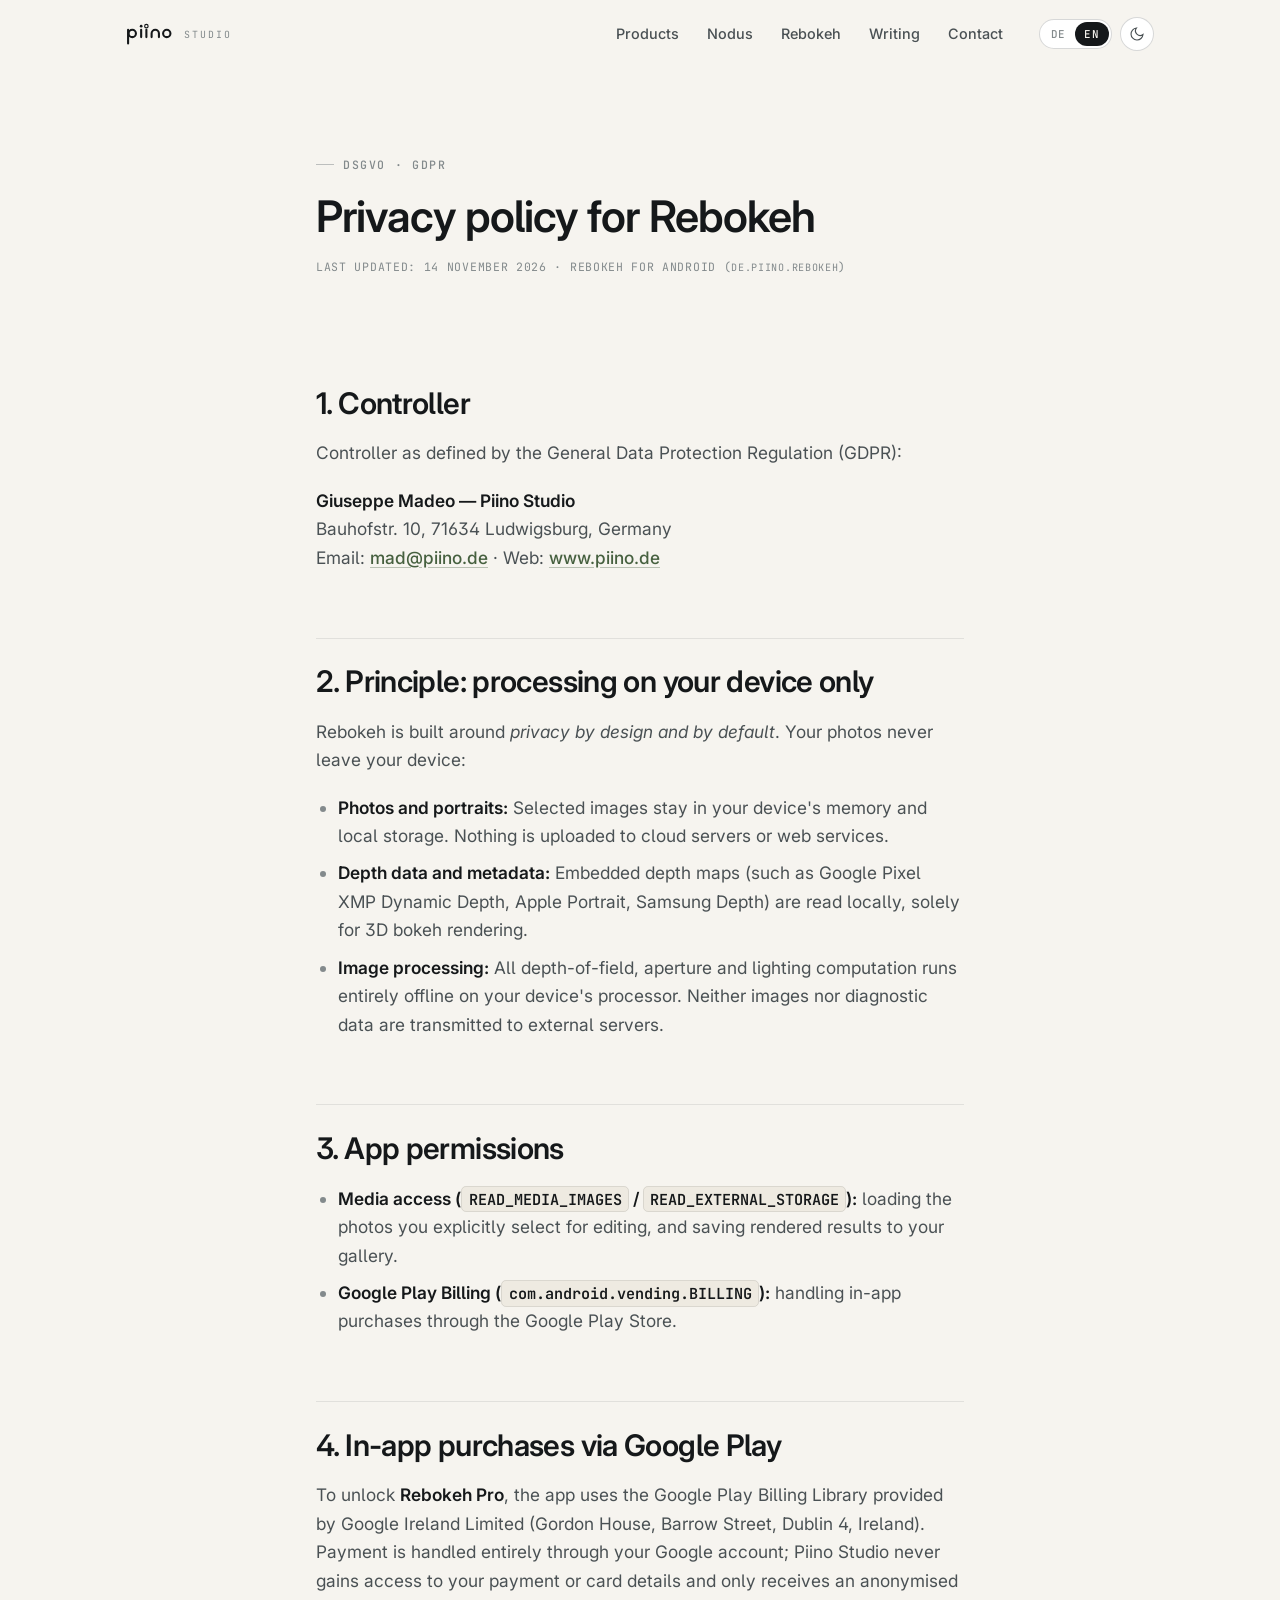
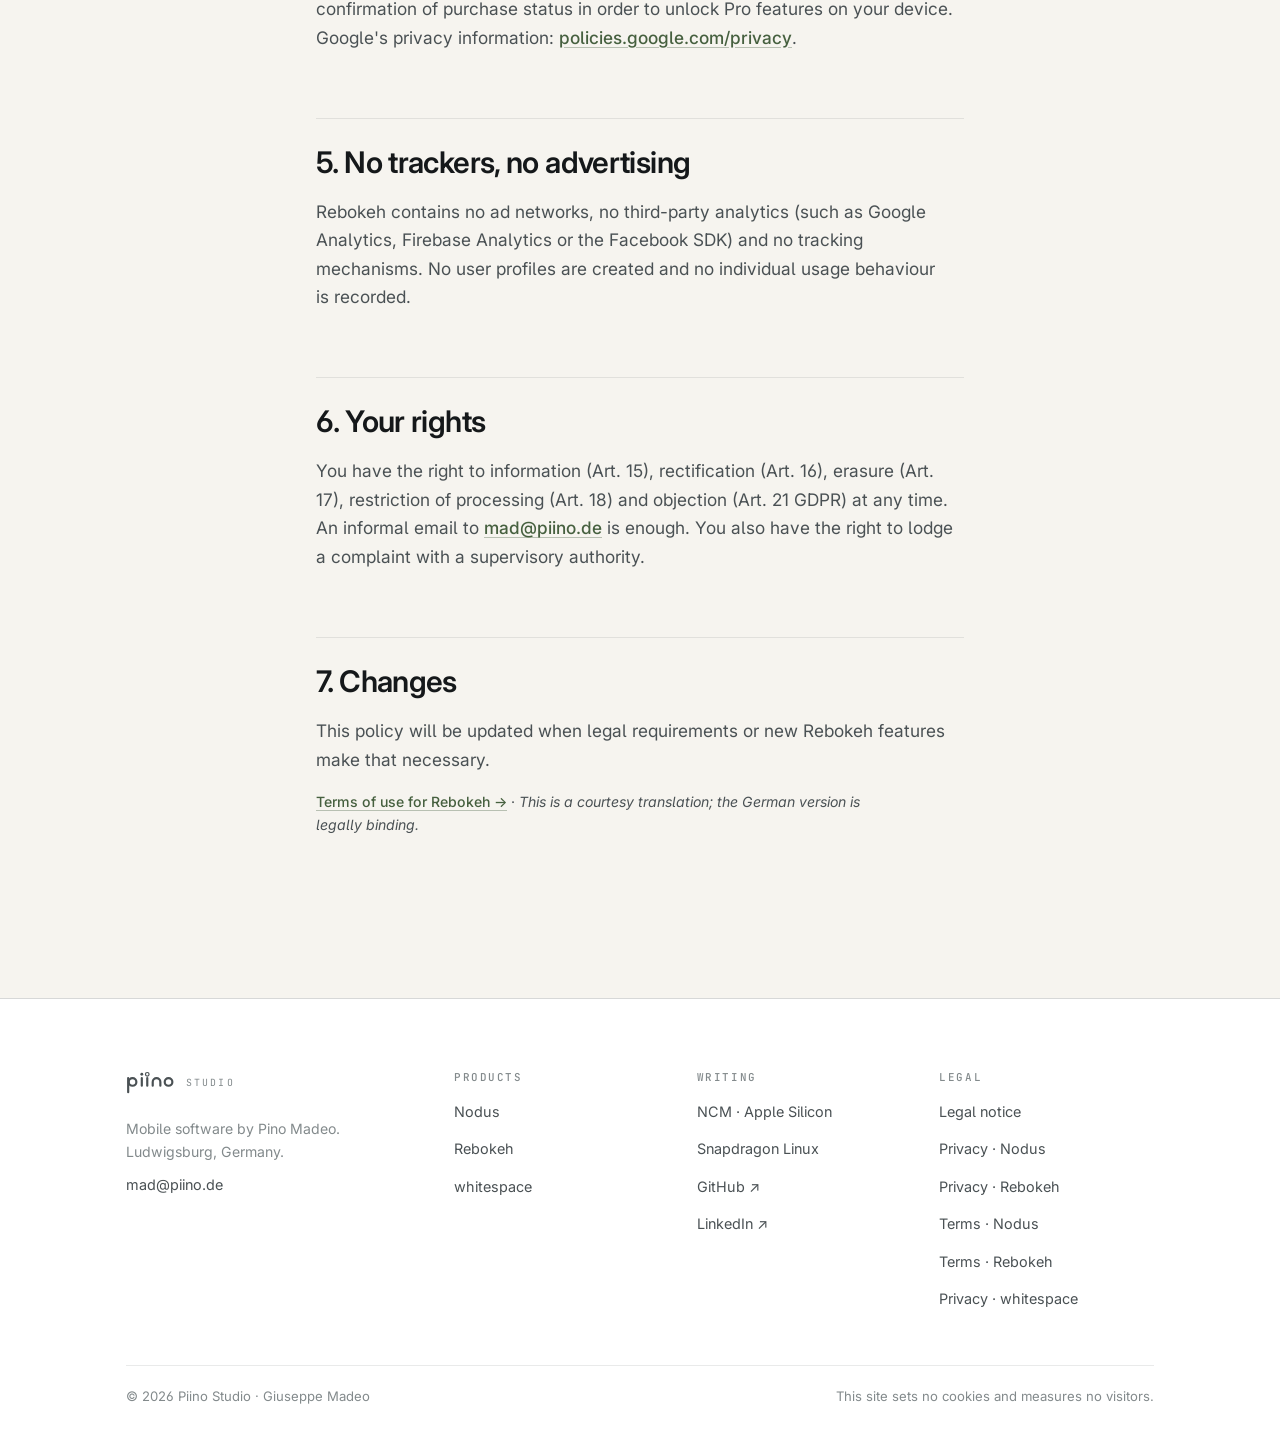
<file: rebokeh-datenschutz.html>
<!DOCTYPE html>
<html lang="de" data-lang="de">
<head>
<meta charset="utf-8">
<meta name="viewport" content="width=device-width, initial-scale=1">
<title>Datenschutzerklärung Rebokeh — Piino Studio</title>
<meta name="title-de" content="Datenschutzerklärung Rebokeh — Piino Studio">
<meta name="title-en" content="Privacy policy for Rebokeh — Piino Studio">
<meta name="description" content="Datenschutzerklärung für die Android-App Rebokeh: Fotos und Tiefendaten werden ausschließlich lokal verarbeitet, keine Tracker, keine Werbung.">
<meta name="description-de" content="Datenschutzerklärung für die Android-App Rebokeh: Fotos und Tiefendaten werden ausschließlich lokal verarbeitet, keine Tracker, keine Werbung.">
<meta name="description-en" content="Privacy policy for the Rebokeh Android app: photos and depth data are processed on-device only, no trackers, no ads.">
<meta name="theme-color" content="#F6F4EF" media="(prefers-color-scheme: light)">
<meta name="theme-color" content="#101311" media="(prefers-color-scheme: dark)">
<meta property="og:type" content="website">
<meta property="og:title" content="Datenschutzerklärung Rebokeh — Piino Studio">
<meta property="og:description" content="Datenschutzerklärung für die Android-App Rebokeh: Fotos und Tiefendaten werden ausschließlich lokal verarbeitet, keine Tracker, keine Werbung.">
<meta property="og:url" content="https://www.piino.de/rebokeh-datenschutz.html">
<meta property="og:image" content="https://www.piino.de/og-piino.png">
<meta property="og:image:width" content="1200">
<meta property="og:image:height" content="630">
<meta property="og:site_name" content="Piino Studio">
<meta property="og:locale" content="de_DE">
<meta property="og:locale:alternate" content="en_US">
<meta name="twitter:card" content="summary_large_image">
<link rel="canonical" href="https://www.piino.de/rebokeh-datenschutz.html">
<link rel="icon" href="favicon.svg" type="image/svg+xml">
<link rel="preconnect" href="https://fonts.googleapis.com">
<link rel="preconnect" href="https://fonts.gstatic.com" crossorigin>
<link href="https://fonts.googleapis.com/css2?family=Inter:wght@400;500;600&family=Instrument+Serif:ital@0;1&family=JetBrains+Mono:wght@400;500&display=swap" rel="stylesheet">
<link rel="stylesheet" href="styles.css">
<script>
(function(){var r=document.documentElement,t=null,l=null;
try{t=localStorage.getItem('piino-theme');l=localStorage.getItem('piino-lang');}catch(e){}
if(t){r.setAttribute('data-theme',t);}
if(!l){l=(navigator.language||'de').toLowerCase().slice(0,2)==='de'?'de':'en';}
r.setAttribute('data-lang',l);r.setAttribute('lang',l);})();
</script>
</head>
<body>
<a class="skip-link" href="#main"><span lang="de">Zum Inhalt springen</span><span lang="en">Skip to content</span></a>

<header class="site-header">
  <div class="wrap site-header__inner">
    <a class="brand" href="index.html" aria-label="Piino Studio">
      <svg viewBox="0 0 91 44" fill="none" aria-hidden="true"><g stroke="currentColor" stroke-width="4" stroke-linecap="round"><path d="M4 13v26"/><circle cx="12" cy="20" r="7"/><path d="M29 13v14"/><path d="M39 13v14"/><circle cx="39" cy="6" r="3.3" stroke-width="2.2"/><path d="M49 27v-7a7 7 0 0 1 14 0v7"/><circle cx="78" cy="20" r="7"/></g><circle cx="29" cy="6" r="2.6" fill="currentColor"/></svg>
      <span class="brand__sub">studio</span>
    </a>
    <nav class="site-nav" id="site-nav">
      <a class="nav-link" href="index.html#produkte"><span lang="de">Produkte</span><span lang="en">Products</span></a>
      <a class="nav-link" href="nodus.html">Nodus</a>
      <a class="nav-link" href="rebokeh.html">Rebokeh</a>
      <a class="nav-link" href="index.html#lesen"><span lang="de">Artikel</span><span lang="en">Writing</span></a>
      <a class="nav-link" href="index.html#kontakt"><span lang="de">Kontakt</span><span lang="en">Contact</span></a>
    </nav>
    <div class="header-tools">
      <div class="lang-switch" role="group" aria-label="Sprache / Language">
        <button type="button" data-lang-btn="de" aria-pressed="true">DE</button>
        <button type="button" data-lang-btn="en" aria-pressed="false">EN</button>
      </div>
      <button class="icon-btn" type="button" data-theme-toggle aria-label="Design umschalten / Toggle theme">
        <svg class="i-moon" viewBox="0 0 24 24" fill="none" stroke="currentColor" stroke-width="1.7" aria-hidden="true"><path d="M21 12.8A9 9 0 1 1 11.2 3a7 7 0 0 0 9.8 9.8z"/></svg>
        <svg class="i-sun" viewBox="0 0 24 24" fill="none" stroke="currentColor" stroke-width="1.7" aria-hidden="true"><circle cx="12" cy="12" r="4"/><path d="M12 2v2m0 16v2M4.9 4.9l1.4 1.4m11.4 11.4 1.4 1.4M2 12h2m16 0h2M4.9 19.1l1.4-1.4M17.7 6.3l1.4-1.4"/></svg>
      </button>
      <button class="icon-btn nav-toggle" type="button" data-nav-toggle aria-expanded="false" aria-controls="site-nav" aria-label="Menü / Menu">
        <svg viewBox="0 0 24 24" fill="none" stroke="currentColor" stroke-width="1.7" aria-hidden="true"><path d="M4 7h16M4 12h16M4 17h16"/></svg>
      </button>
    </div>
  </div>
</header>

<main id="main">
<section class="page-head">
  <div class="wrap wrap-narrow">
    <p class="eyebrow">DSGVO · GDPR</p>
    <h1 lang="de">Datenschutzerklärung Rebokeh</h1>
    <h1 lang="en">Privacy policy for Rebokeh</h1>
    <p class="legal-meta" style="margin-top: 16px;" lang="de">Stand: 14. November 2026 · Android-App Rebokeh (<code>de.piino.rebokeh</code>)</p>
    <p class="legal-meta" style="margin-top: 16px;" lang="en">Last updated: 14 November 2026 · Rebokeh for Android (<code>de.piino.rebokeh</code>)</p>
  </div>
</section>

<section class="section section--tight">
  <div class="wrap wrap-narrow">
    <div class="prose" lang="de">
      <h2 style="border: 0; padding-top: 0; margin-top: 0;">1. Verantwortlicher</h2>
      <p>Verantwortlicher im Sinne der Datenschutz-Grundverordnung (DSGVO):</p>
      <p><strong>Giuseppe Madeo — Piino Studio</strong><br>Bauhofstr. 10, 71634 Ludwigsburg, Deutschland<br>E-Mail: <a href="mailto:mad@piino.de">mad@piino.de</a> · Web: <a href="https://www.piino.de">www.piino.de</a></p>

      <h2>2. Grundsatz: Verarbeitung ausschließlich auf dem Gerät</h2>
      <p>Rebokeh ist nach dem Grundsatz <em>Privacy by Design and by Default</em> entwickelt. Ihre Fotos verlassen zu keinem Zeitpunkt Ihr Endgerät:</p>
      <ul>
        <li><strong>Fotos und Porträtaufnahmen:</strong> Ausgewählte Bilder verbleiben im Arbeitsspeicher und im lokalen Speicher Ihres Geräts. Ein Upload zu Cloud-Servern oder Webdiensten findet nicht statt.</li>
        <li><strong>Tiefendaten und Metadaten:</strong> Eingebettete Tiefenkarten (etwa Google Pixel XMP Dynamic Depth, Apple Portrait, Samsung Depth) werden ausschließlich lokal für das 3D-Bokeh-Rendering ausgelesen.</li>
        <li><strong>Bildverarbeitung:</strong> Alle Berechnungen zu Schärfentiefe, Blende und Beleuchtung laufen vollständig offline auf dem Prozessor Ihres Geräts. Es werden weder Bilder noch Diagnosedaten an externe Server übertragen.</li>
      </ul>

      <h2>3. App-Berechtigungen</h2>
      <ul>
        <li><strong>Medienzugriff (<code>READ_MEDIA_IMAGES</code> / <code>READ_EXTERNAL_STORAGE</code>):</strong> Laden der Fotos, die Sie ausdrücklich zur Bearbeitung auswählen, und Speichern der gerenderten Ergebnisse in Ihrer Galerie.</li>
        <li><strong>Google Play Billing (<code>com.android.vending.BILLING</code>):</strong> technische Abwicklung von In-App-Käufen über den Google Play Store.</li>
      </ul>

      <h2>4. In-App-Käufe über Google Play</h2>
      <p>Zur Freischaltung von <strong>Rebokeh Pro</strong> nutzt die App die Google Play Billing Library der Google Ireland Limited (Gordon House, Barrow Street, Dublin 4, Irland). Die Zahlungsabwicklung erfolgt vollständig über Ihr Google-Konto; Piino Studio erhält zu keinem Zeitpunkt Zugriff auf Ihre Zahlungs- oder Kreditkartendaten, sondern lediglich eine anonymisierte Bestätigung des Kaufstatus zur Freischaltung der Pro-Funktionen auf Ihrem Gerät. Informationen zum Datenschutz bei Google: <a href="https://policies.google.com/privacy" target="_blank" rel="noopener">policies.google.com/privacy</a>.</p>

      <h2>5. Keine Tracker, keine Werbung</h2>
      <p>Rebokeh enthält keine Werbenetzwerke, keine Analysewerkzeuge von Drittanbietern (etwa Google Analytics, Firebase Analytics oder Facebook SDK) und keine Tracking-Mechanismen. Nutzerprofile werden nicht erstellt und individuelles Nutzungsverhalten wird nicht erfasst.</p>

      <h2>6. Ihre Rechte</h2>
      <p>Sie haben jederzeit das Recht auf Auskunft (Art. 15), Berichtigung (Art. 16), Löschung (Art. 17), Einschränkung der Verarbeitung (Art. 18) sowie Widerspruch gegen die Verarbeitung (Art. 21 DSGVO). Eine formlose E-Mail an <a href="mailto:mad@piino.de">mad@piino.de</a> genügt. Zusätzlich steht Ihnen ein Beschwerderecht bei einer Datenschutz-Aufsichtsbehörde zu.</p>

      <h2>7. Aktualität und Änderungen</h2>
      <p>Diese Erklärung wird angepasst, wenn gesetzliche Vorgaben oder Funktionserweiterungen von Rebokeh dies erfordern.</p>

      <p class="small"><a href="rebokeh-nutzungsbedingungen.html">Nutzungsbedingungen für Rebokeh →</a></p>
    </div>

    <div class="prose" lang="en">
      <h2 style="border: 0; padding-top: 0; margin-top: 0;">1. Controller</h2>
      <p>Controller as defined by the General Data Protection Regulation (GDPR):</p>
      <p><strong>Giuseppe Madeo — Piino Studio</strong><br>Bauhofstr. 10, 71634 Ludwigsburg, Germany<br>Email: <a href="mailto:mad@piino.de">mad@piino.de</a> · Web: <a href="https://www.piino.de">www.piino.de</a></p>

      <h2>2. Principle: processing on your device only</h2>
      <p>Rebokeh is built around <em>privacy by design and by default</em>. Your photos never leave your device:</p>
      <ul>
        <li><strong>Photos and portraits:</strong> Selected images stay in your device's memory and local storage. Nothing is uploaded to cloud servers or web services.</li>
        <li><strong>Depth data and metadata:</strong> Embedded depth maps (such as Google Pixel XMP Dynamic Depth, Apple Portrait, Samsung Depth) are read locally, solely for 3D bokeh rendering.</li>
        <li><strong>Image processing:</strong> All depth-of-field, aperture and lighting computation runs entirely offline on your device's processor. Neither images nor diagnostic data are transmitted to external servers.</li>
      </ul>

      <h2>3. App permissions</h2>
      <ul>
        <li><strong>Media access (<code>READ_MEDIA_IMAGES</code> / <code>READ_EXTERNAL_STORAGE</code>):</strong> loading the photos you explicitly select for editing, and saving rendered results to your gallery.</li>
        <li><strong>Google Play Billing (<code>com.android.vending.BILLING</code>):</strong> handling in-app purchases through the Google Play Store.</li>
      </ul>

      <h2>4. In-app purchases via Google Play</h2>
      <p>To unlock <strong>Rebokeh Pro</strong>, the app uses the Google Play Billing Library provided by Google Ireland Limited (Gordon House, Barrow Street, Dublin 4, Ireland). Payment is handled entirely through your Google account; Piino Studio never gains access to your payment or card details and only receives an anonymised confirmation of purchase status in order to unlock Pro features on your device. Google's privacy information: <a href="https://policies.google.com/privacy" target="_blank" rel="noopener">policies.google.com/privacy</a>.</p>

      <h2>5. No trackers, no advertising</h2>
      <p>Rebokeh contains no ad networks, no third-party analytics (such as Google Analytics, Firebase Analytics or the Facebook SDK) and no tracking mechanisms. No user profiles are created and no individual usage behaviour is recorded.</p>

      <h2>6. Your rights</h2>
      <p>You have the right to information (Art. 15), rectification (Art. 16), erasure (Art. 17), restriction of processing (Art. 18) and objection (Art. 21 GDPR) at any time. An informal email to <a href="mailto:mad@piino.de">mad@piino.de</a> is enough. You also have the right to lodge a complaint with a supervisory authority.</p>

      <h2>7. Changes</h2>
      <p>This policy will be updated when legal requirements or new Rebokeh features make that necessary.</p>

      <p class="small"><a href="rebokeh-nutzungsbedingungen.html">Terms of use for Rebokeh →</a> · <em>This is a courtesy translation; the German version is legally binding.</em></p>
    </div>
  </div>
</section>

</main>

<footer class="site-footer">
  <div class="wrap">
    <div class="footer-grid">
      <div>
        <a class="brand" href="index.html" aria-label="Piino Studio">
          <svg viewBox="0 0 91 44" fill="none" aria-hidden="true" style="height: 24px;"><g stroke="currentColor" stroke-width="4" stroke-linecap="round"><path d="M4 13v26"/><circle cx="12" cy="20" r="7"/><path d="M29 13v14"/><path d="M39 13v14"/><circle cx="39" cy="6" r="3.3" stroke-width="2.2"/><path d="M49 27v-7a7 7 0 0 1 14 0v7"/><circle cx="78" cy="20" r="7"/></g><circle cx="29" cy="6" r="2.6" fill="currentColor"/></svg>
          <span class="brand__sub">studio</span>
        </a>
        <p class="small" style="margin-top: 14px; max-width: 34ch;" lang="de">Mobile Software von Pino Madeo. Ludwigsburg, Deutschland.</p>
        <p class="small" style="margin-top: 14px; max-width: 34ch;" lang="en">Mobile software by Pino Madeo. Ludwigsburg, Germany.</p>
        <p class="small" style="margin-top: 10px;"><a href="mailto:mad@piino.de">mad@piino.de</a></p>
      </div>
      <div>
        <h4 lang="de">Produkte</h4><h4 lang="en">Products</h4>
        <ul>
          <li><a href="nodus.html">Nodus</a></li>
          <li><a href="rebokeh.html">Rebokeh</a></li>
          <li><a href="index.html#produkte">whitespace</a></li>
        </ul>
      </div>
      <div>
        <h4 lang="de">Artikel</h4><h4 lang="en">Writing</h4>
        <ul>
          <li><a href="ncm-m5pro.html">NCM &middot; Apple Silicon</a></li>
          <li><a href="honor-magicbook-art-14-linux.html">Snapdragon Linux</a></li>
          <li><a href="https://github.com/PiinoStudio" target="_blank" rel="noopener">GitHub &#8599;</a></li>
          <li><a href="https://www.linkedin.com/in/giuseppe-madeo-734a32218/" target="_blank" rel="noopener">LinkedIn &#8599;</a></li>
        </ul>
      </div>
      <div>
        <h4 lang="de">Rechtliches</h4><h4 lang="en">Legal</h4>
        <ul>
          <li><a href="impressum.html"><span lang="de">Impressum</span><span lang="en">Legal notice</span></a></li>
          <li><a href="datenschutz.html"><span lang="de">Datenschutz Nodus</span><span lang="en">Privacy &middot; Nodus</span></a></li>
          <li><a href="rebokeh-datenschutz.html"><span lang="de">Datenschutz Rebokeh</span><span lang="en">Privacy &middot; Rebokeh</span></a></li>
          <li><a href="nodus-nutzungsbedingungen.html"><span lang="de">Nutzungsbedingungen Nodus</span><span lang="en">Terms &middot; Nodus</span></a></li>
          <li><a href="rebokeh-nutzungsbedingungen.html"><span lang="de">Nutzungsbedingungen Rebokeh</span><span lang="en">Terms &middot; Rebokeh</span></a></li>
          <li><a href="whitespace-datenschutz.html"><span lang="de">Datenschutz whitespace</span><span lang="en">Privacy &middot; whitespace</span></a></li>
        </ul>
      </div>
    </div>
    <div class="footer-bottom">
      <p>&copy; <span data-year>2026</span> Piino Studio &middot; Giuseppe Madeo</p>
      <p lang="de">Diese Seite setzt keine Cookies und misst keine Besucher.</p>
      <p lang="en">This site sets no cookies and measures no visitors.</p>
    </div>
  </div>
</footer>

<script src="app.js" defer></script>
</body>
</html>
</file>
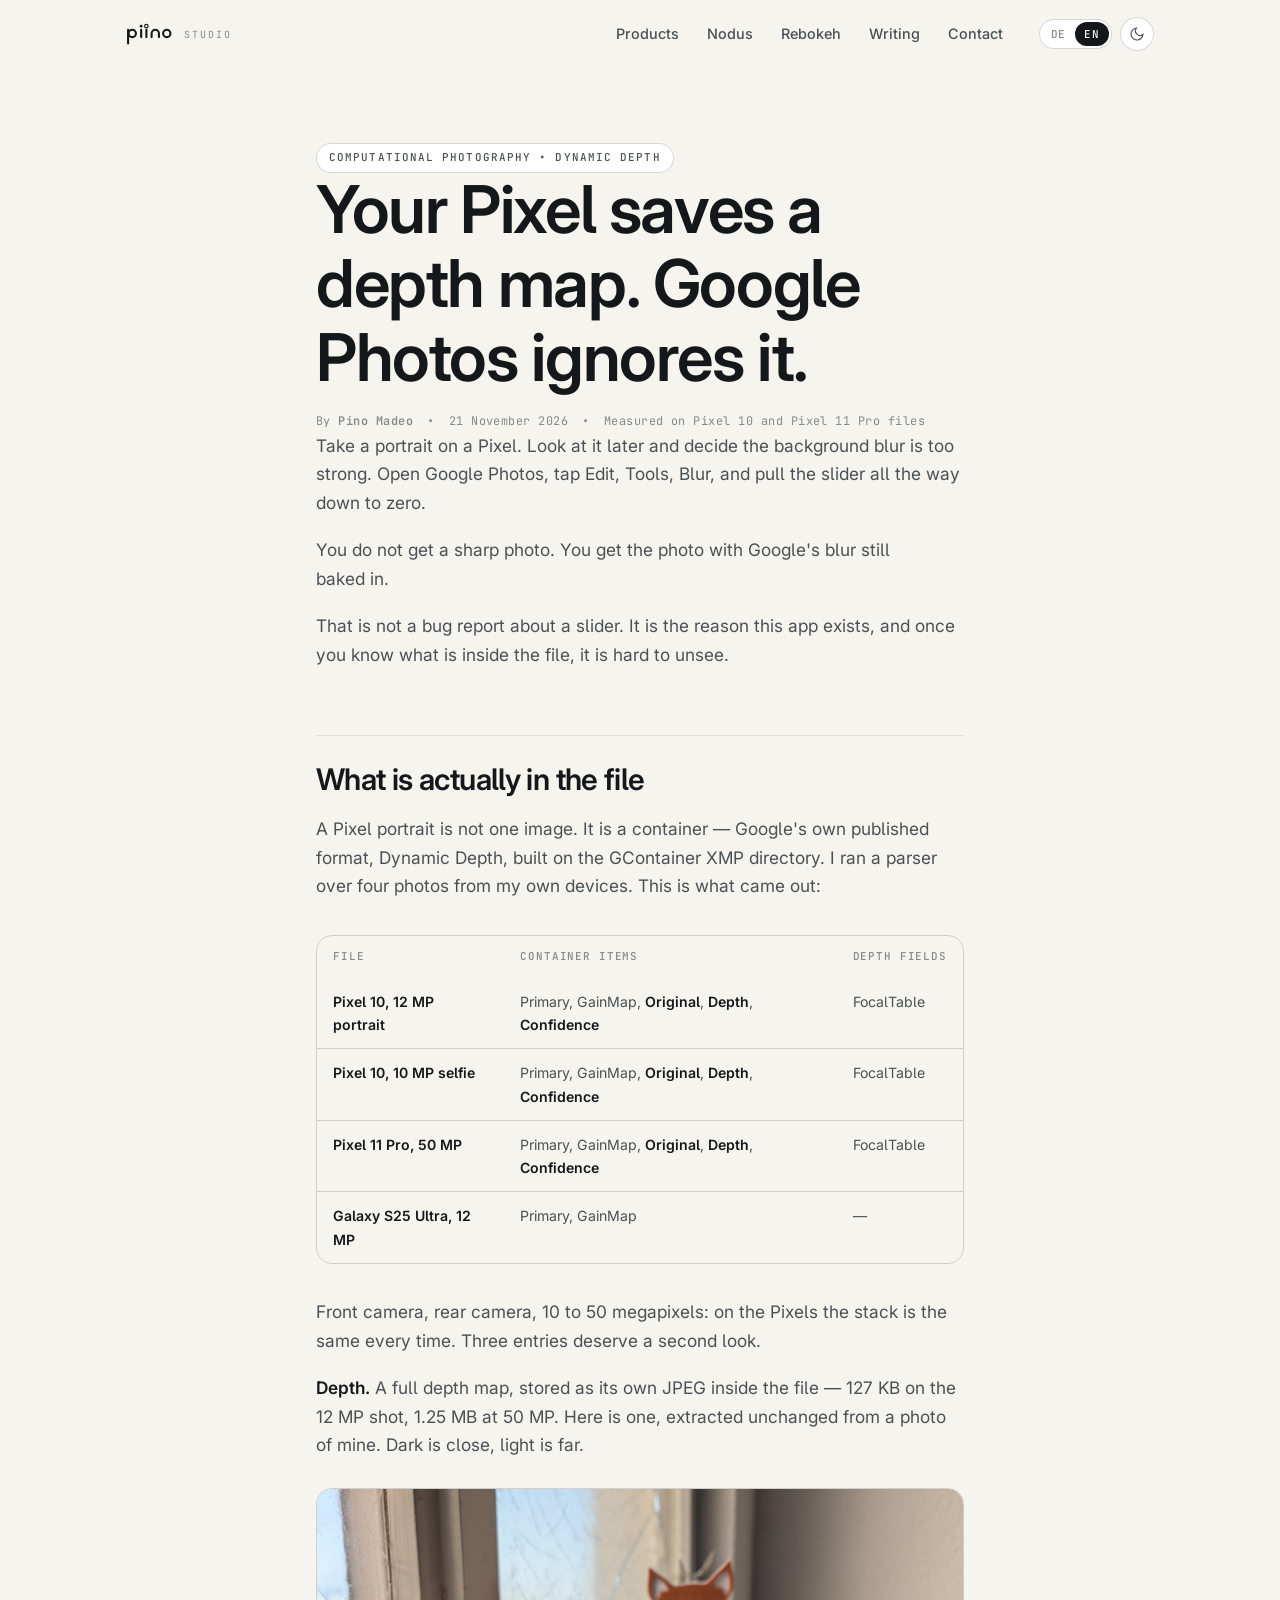
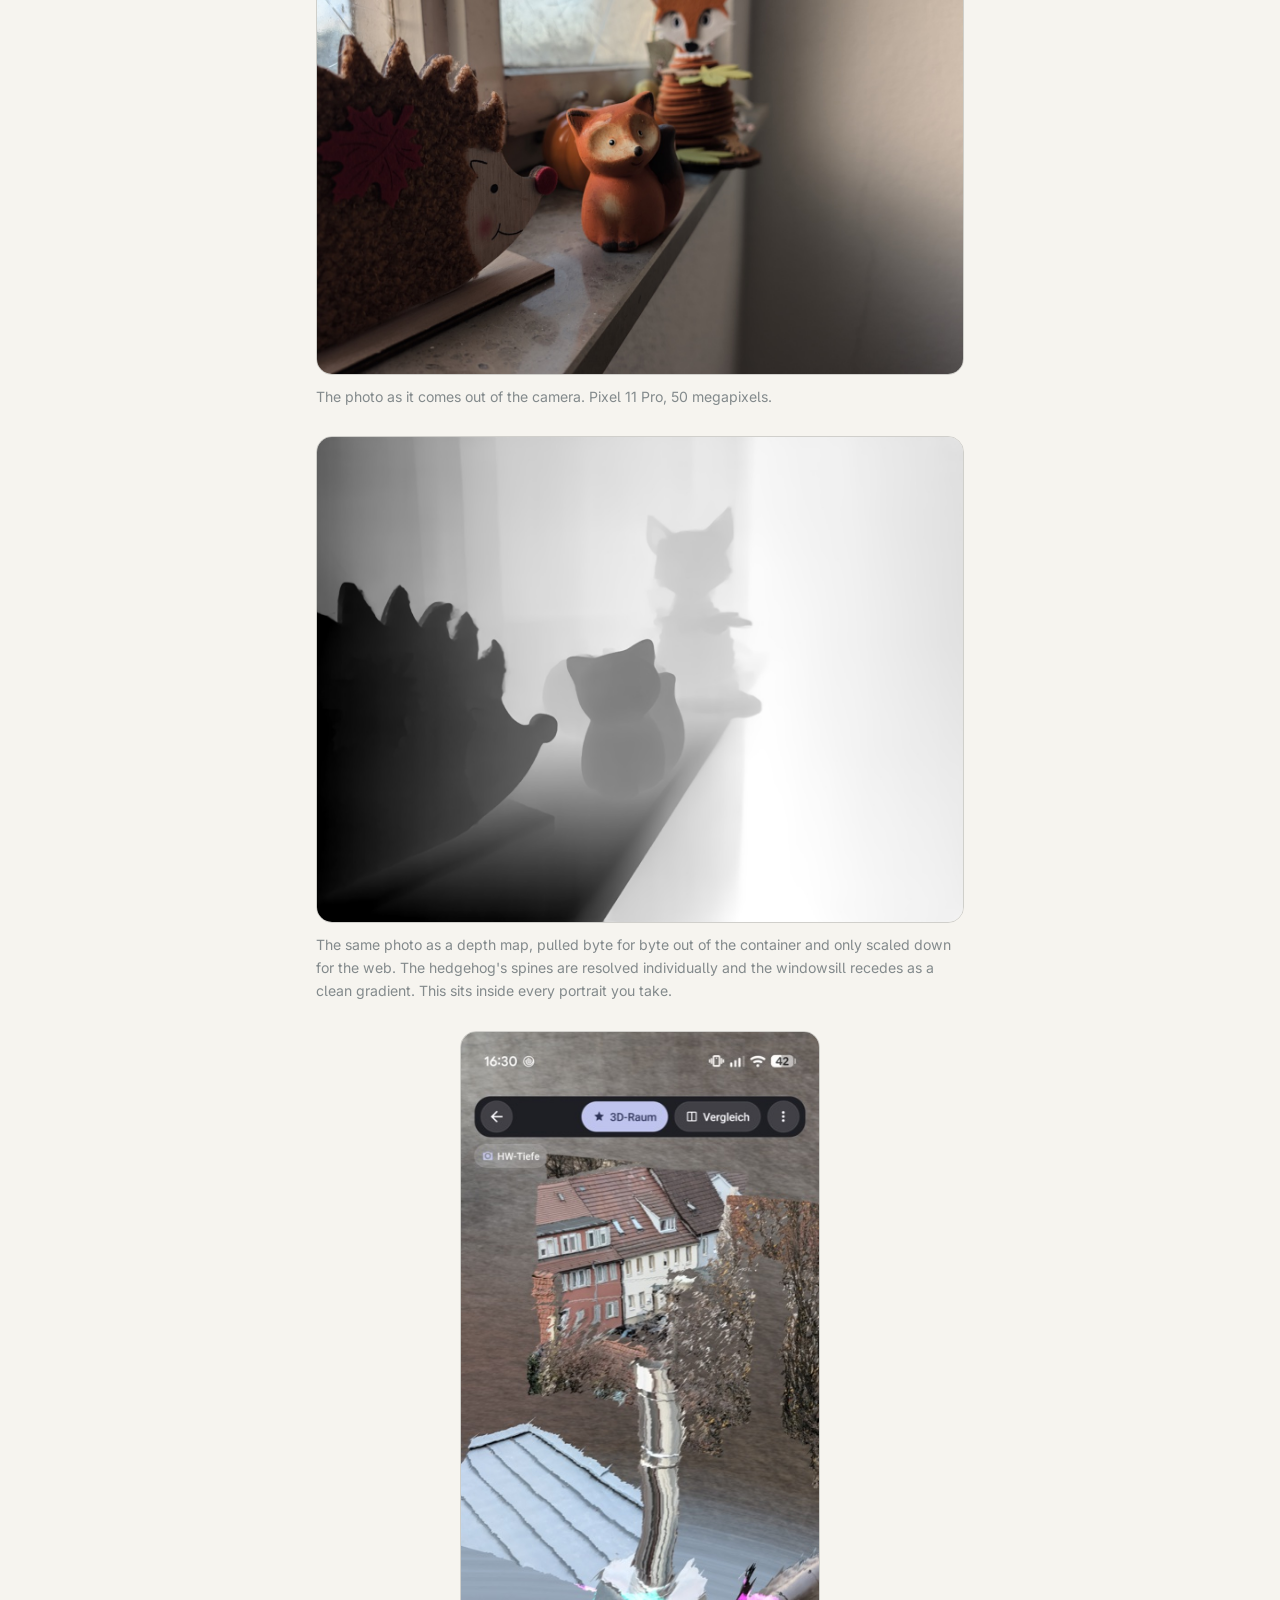
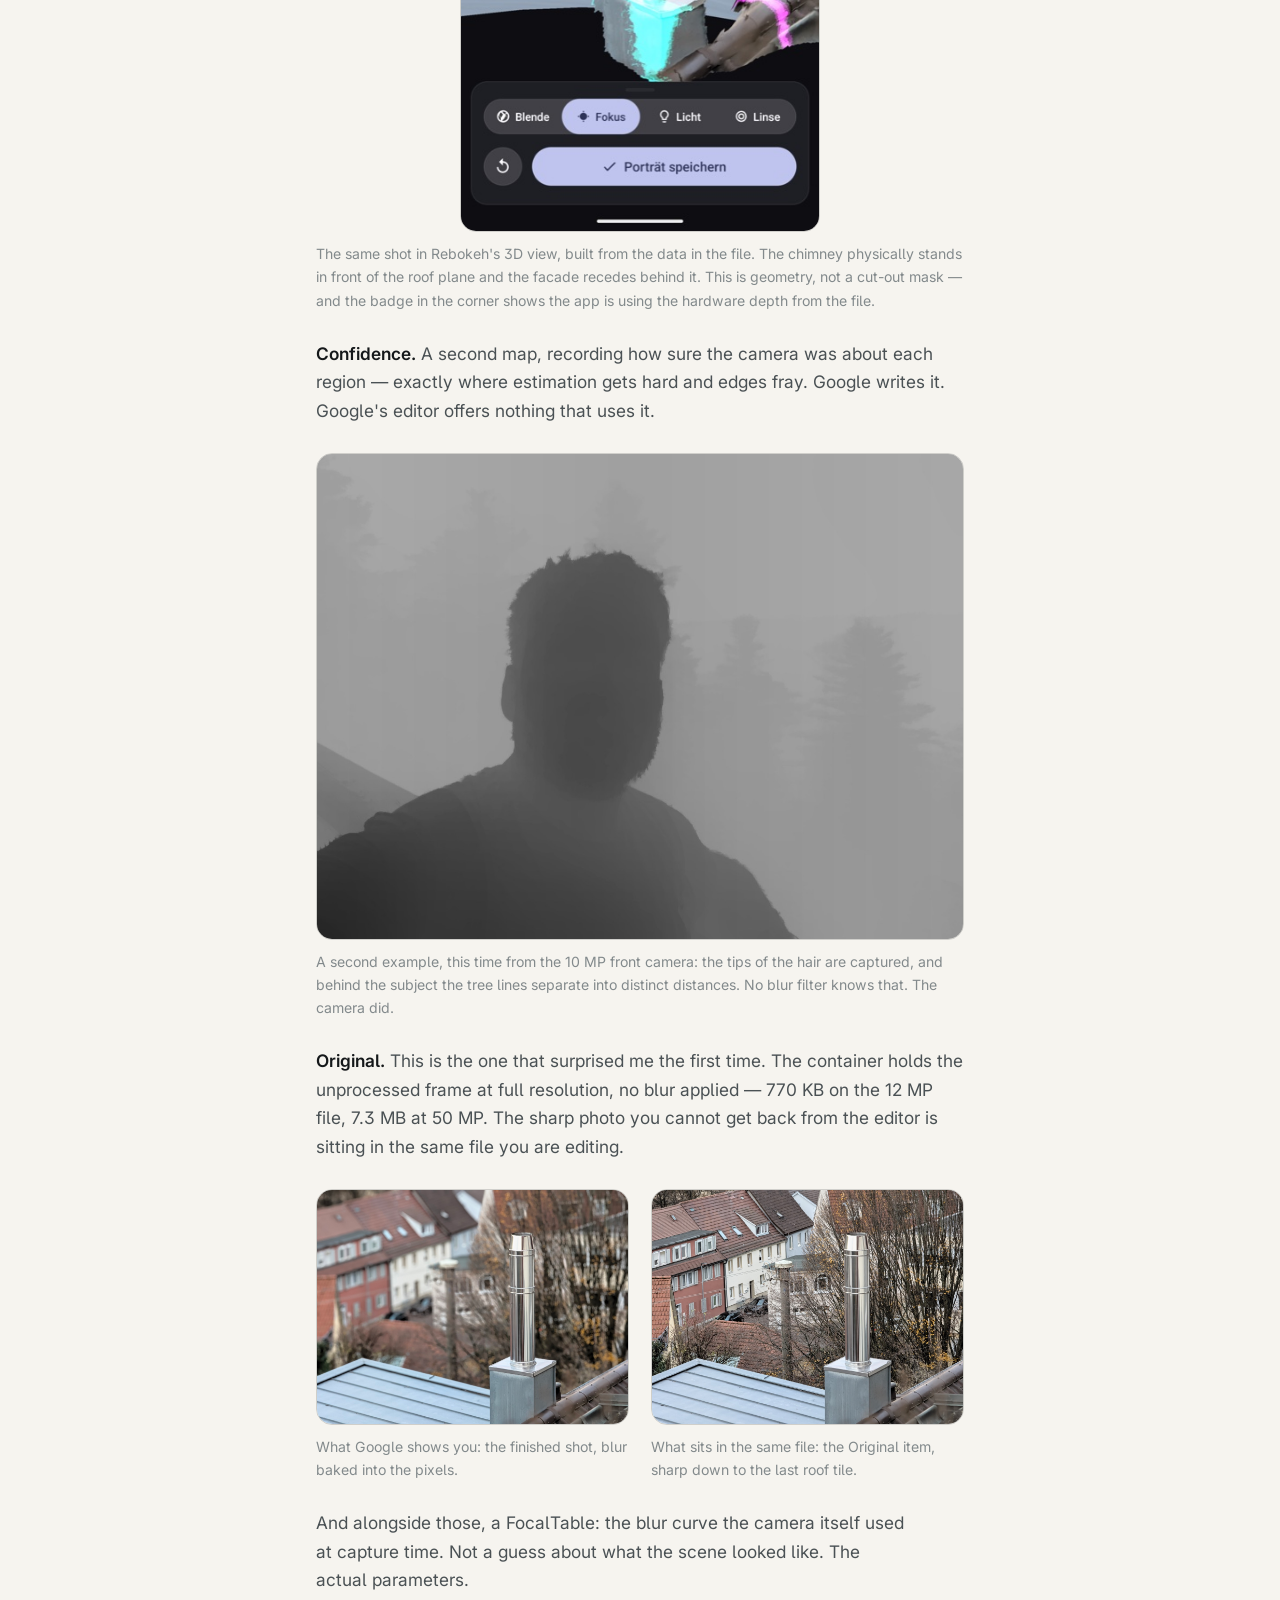
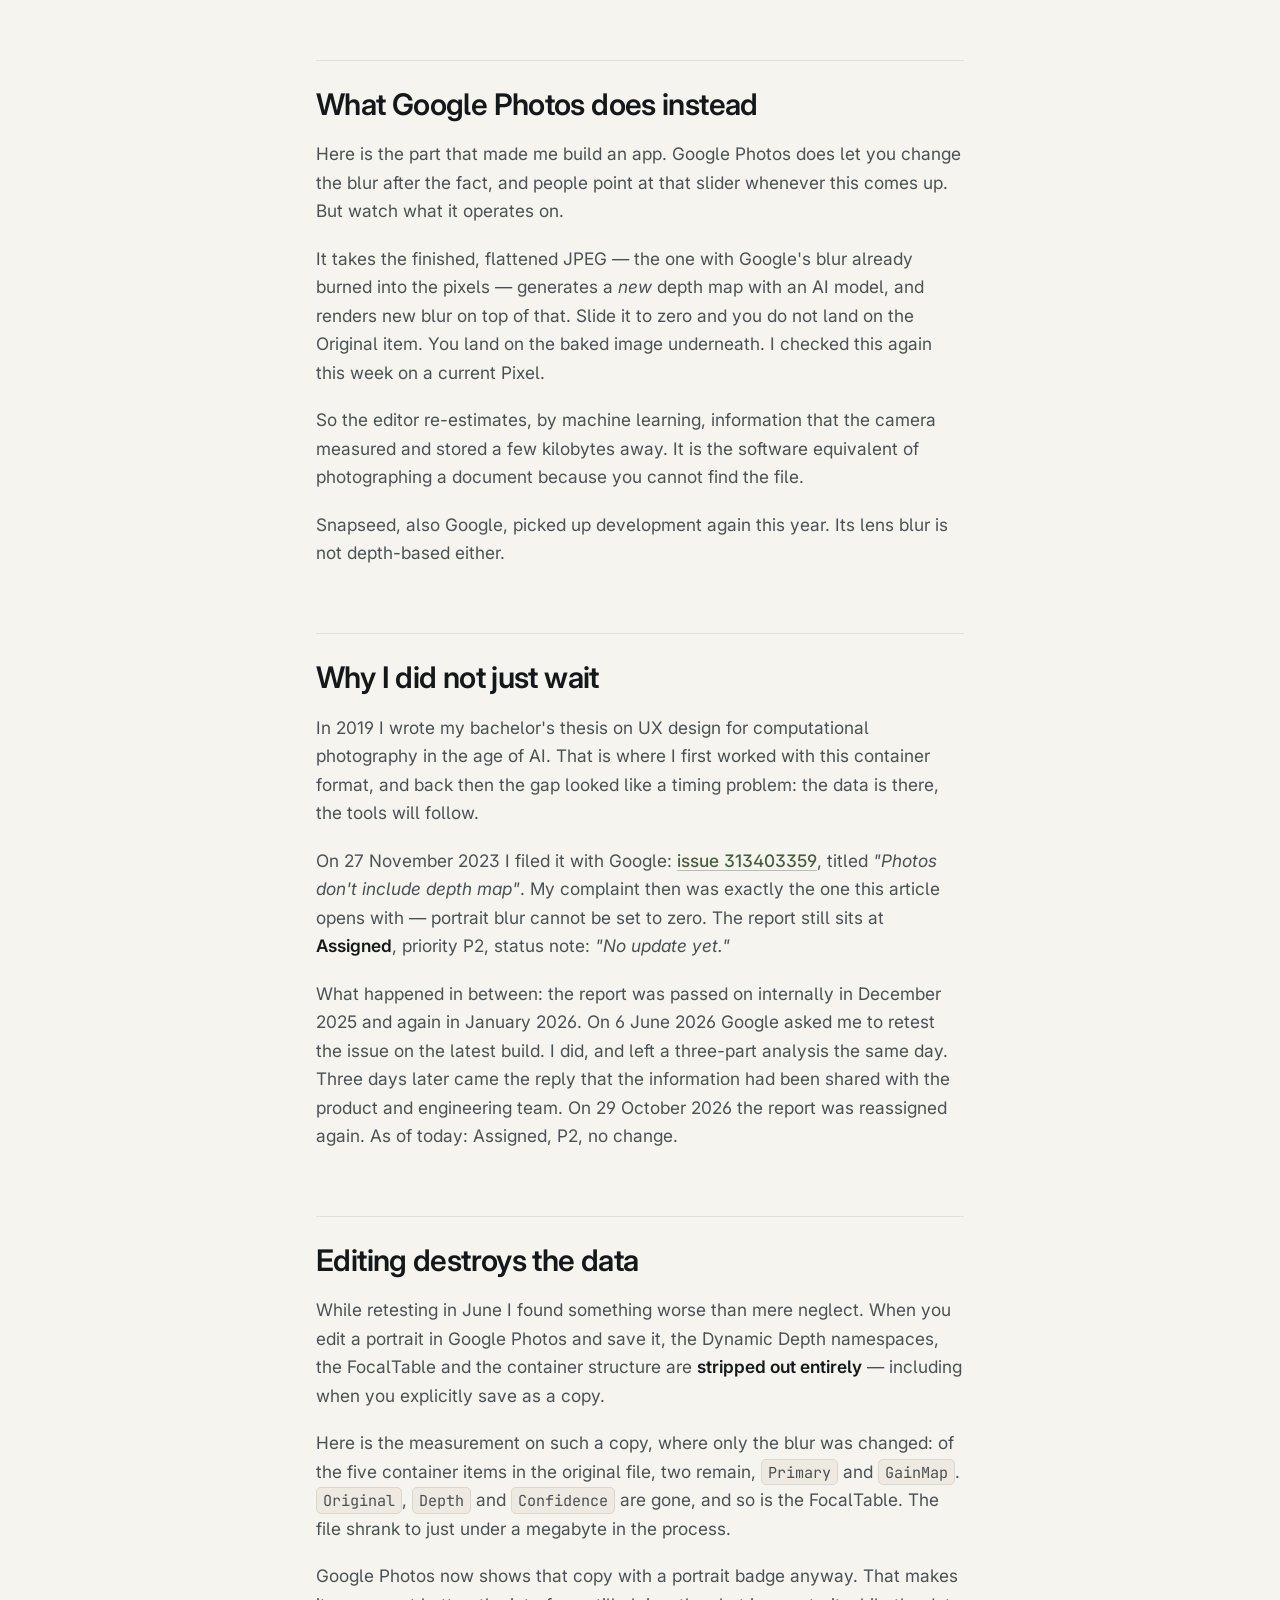
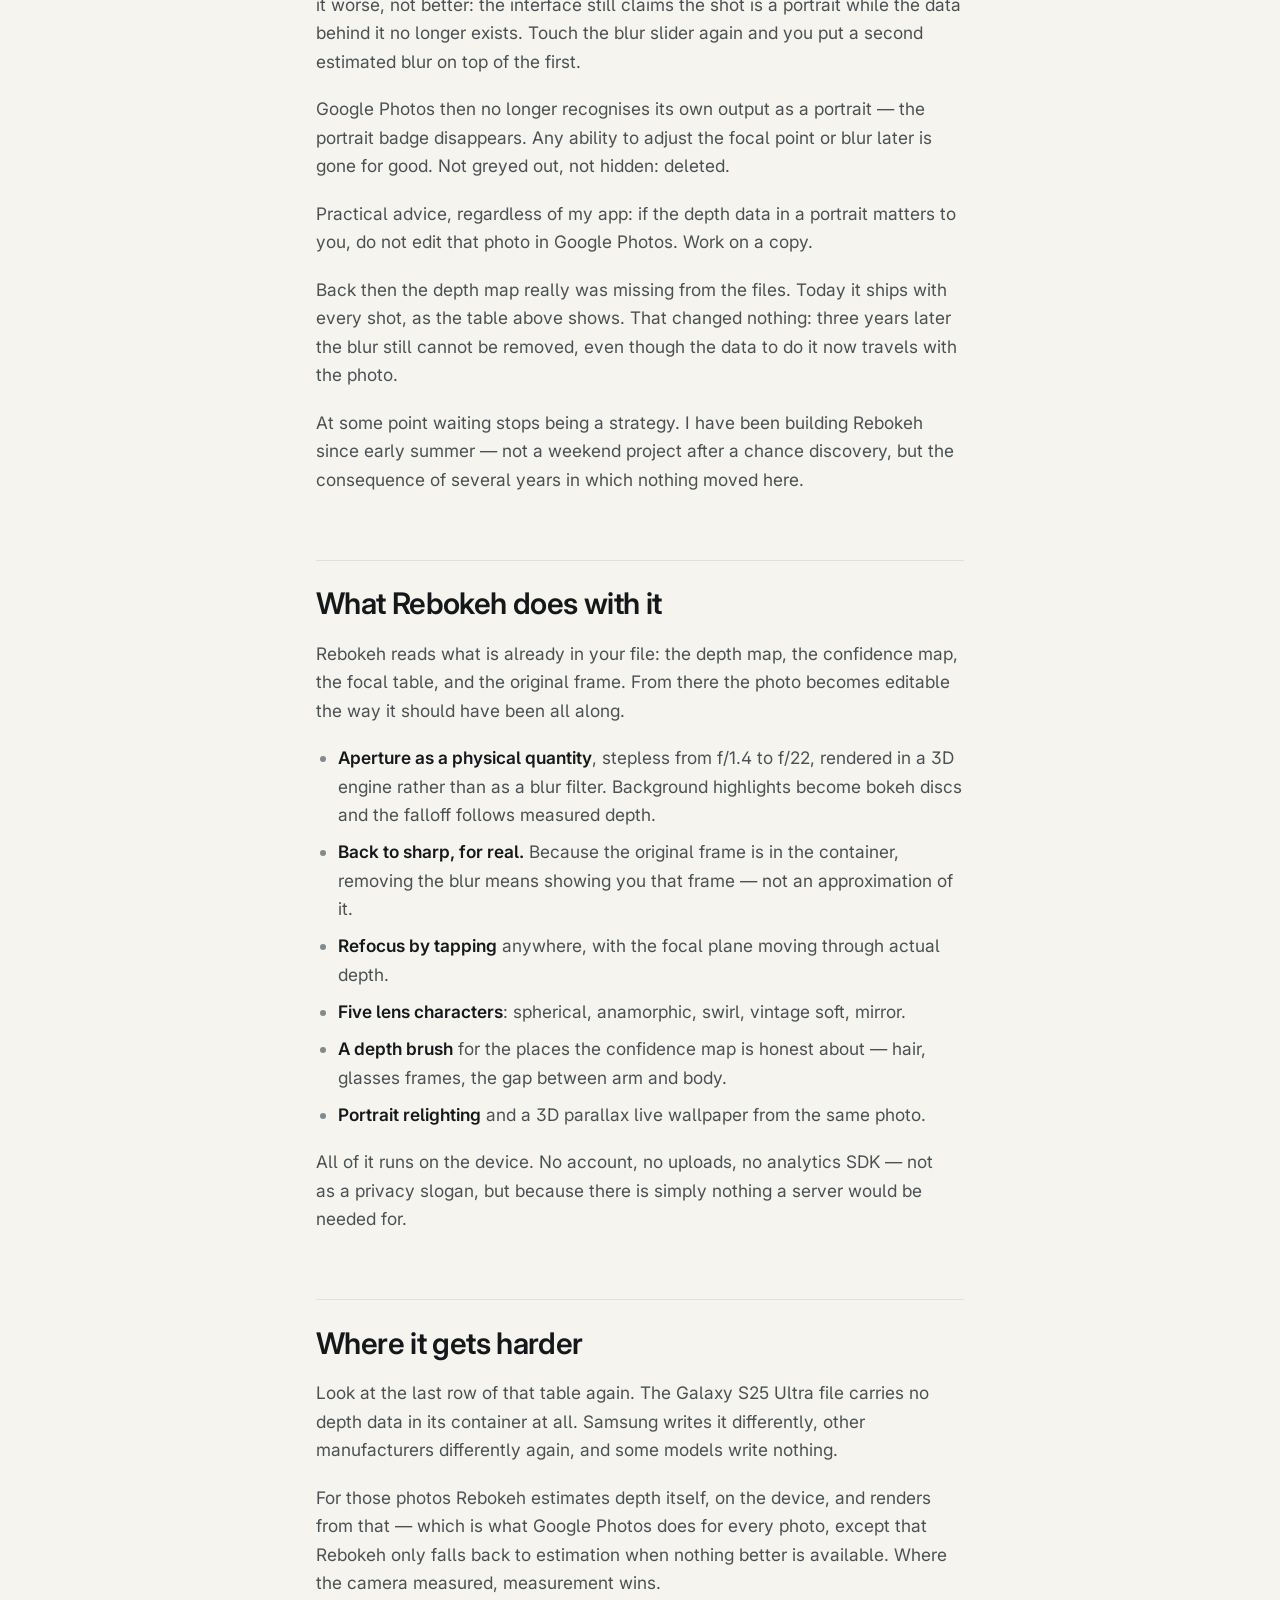
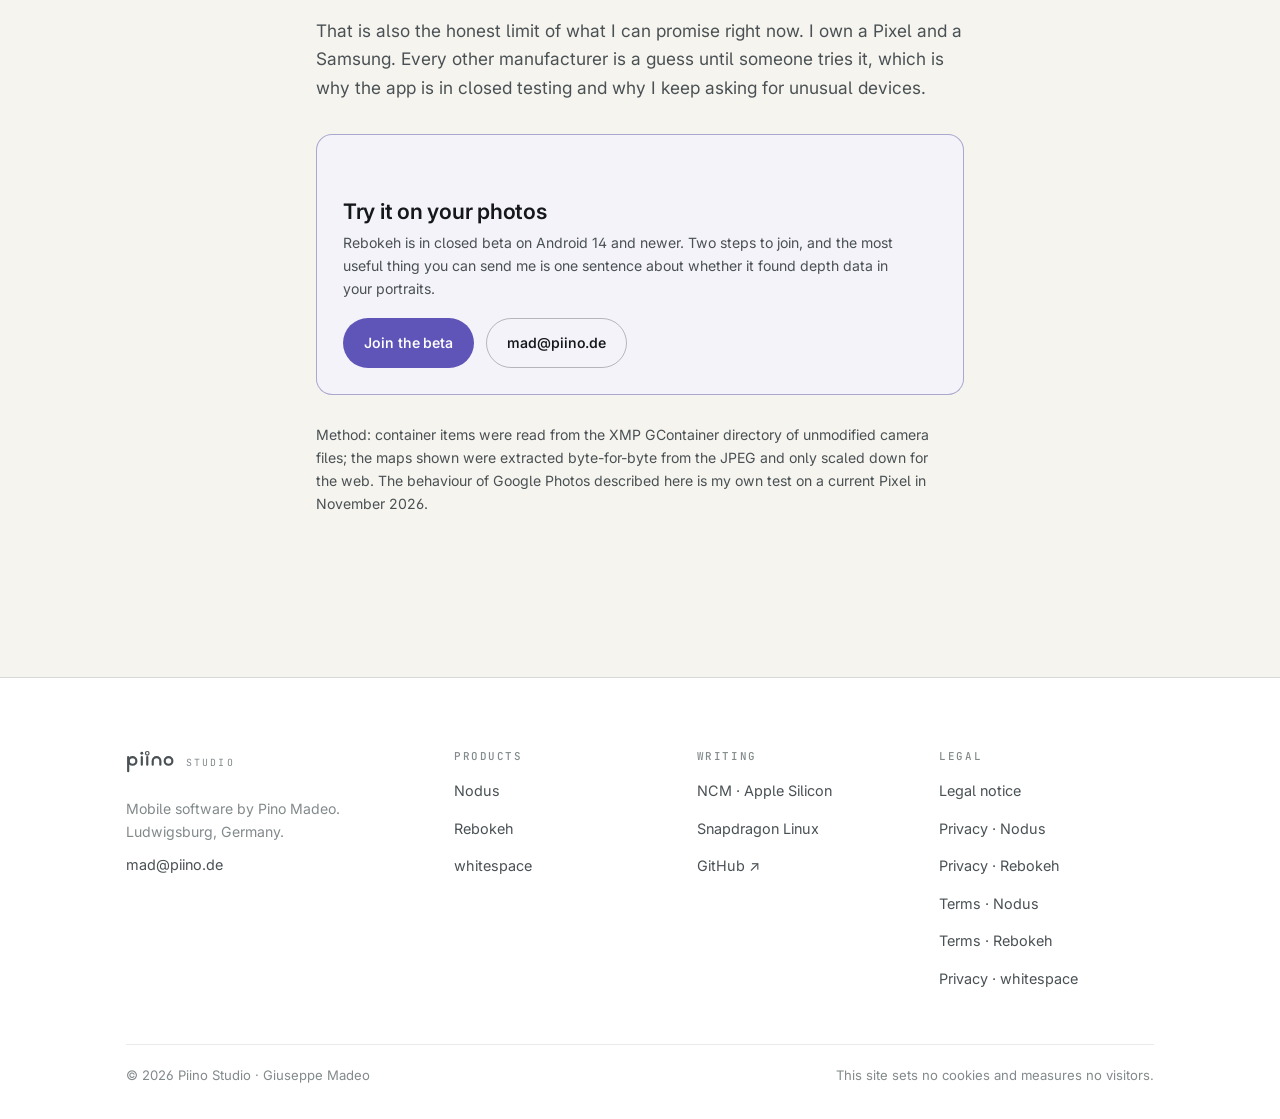
<file: rebokeh-depth.html>
<!DOCTYPE html>
<html lang="de" data-lang="de">
<head>
<meta charset="utf-8">
<meta name="viewport" content="width=device-width, initial-scale=1">
<title>Dein Pixel speichert eine Tiefenkarte. Google Fotos ignoriert sie.</title>
<meta name="title-de" content="Dein Pixel speichert eine Tiefenkarte. Google Fotos ignoriert sie.">
<meta name="title-en" content="Your Pixel saves a depth map. Google Photos ignores it.">
<meta name="description" content="Was wirklich in einem Pixel-Porträtfoto steckt — Tiefenkarte, Confidence-Karte, das unbearbeitete Original — und warum Googles eigener Editor nichts davon benutzt.">
<meta name="description-de" content="Was wirklich in einem Pixel-Porträtfoto steckt — Tiefenkarte, Confidence-Karte, das unbearbeitete Original — und warum Googles eigener Editor nichts davon benutzt.">
<meta name="description-en" content="What is actually inside a Pixel portrait photo — a depth map, a confidence map, the untouched original — and why Google's own editor uses none of it.">
<meta name="theme-color" content="#F6F4EF" media="(prefers-color-scheme: light)">
<meta name="theme-color" content="#101311" media="(prefers-color-scheme: dark)">
<meta property="og:type" content="article">
<meta property="og:title" content="Dein Pixel speichert eine Tiefenkarte. Google Fotos ignoriert sie.">
<meta property="og:description" content="Was wirklich in einem Pixel-Porträtfoto steckt — Tiefenkarte, Confidence-Karte, das unbearbeitete Original — und warum Googles eigener Editor nichts davon benutzt.">
<meta property="og:url" content="https://www.piino.de/rebokeh-depth.html">
<link rel="canonical" href="https://www.piino.de/rebokeh-depth.html">
<link rel="icon" href="favicon.svg" type="image/svg+xml">
<link rel="preconnect" href="https://fonts.googleapis.com">
<link rel="preconnect" href="https://fonts.gstatic.com" crossorigin>
<link href="https://fonts.googleapis.com/css2?family=Inter:wght@400;500;600&family=Instrument+Serif:ital@0;1&family=JetBrains+Mono:wght@400;500&display=swap" rel="stylesheet">
<link rel="stylesheet" href="styles.css">
<script>
(function(){var r=document.documentElement,t=null,l=null;
try{t=localStorage.getItem('piino-theme');l=localStorage.getItem('piino-lang');}catch(e){}
if(t){r.setAttribute('data-theme',t);}
if(!l){l=(navigator.language||'de').toLowerCase().slice(0,2)==='de'?'de':'en';}
r.setAttribute('data-lang',l);r.setAttribute('lang',l);})();
</script>
</head>
<body>
<a class="skip-link" href="#main"><span lang="de">Zum Inhalt springen</span><span lang="en">Skip to content</span></a>

<header class="site-header">
  <div class="wrap site-header__inner">
    <a class="brand" href="index.html" aria-label="Piino Studio">
      <svg viewBox="0 0 91 44" fill="none" aria-hidden="true"><g stroke="currentColor" stroke-width="4" stroke-linecap="round"><path d="M4 13v26"/><circle cx="12" cy="20" r="7"/><path d="M29 13v14"/><path d="M39 13v14"/><circle cx="39" cy="6" r="3.3" stroke-width="2.2"/><path d="M49 27v-7a7 7 0 0 1 14 0v7"/><circle cx="78" cy="20" r="7"/></g><circle cx="29" cy="6" r="2.6" fill="currentColor"/></svg>
      <span class="brand__sub">studio</span>
    </a>
    <nav class="site-nav" id="site-nav">
      <a class="nav-link" href="index.html#produkte"><span lang="de">Produkte</span><span lang="en">Products</span></a>
      <a class="nav-link" href="nodus.html">Nodus</a>
      <a class="nav-link" href="rebokeh.html">Rebokeh</a>
      <a class="nav-link" href="index.html#lesen"><span lang="de">Artikel</span><span lang="en">Writing</span></a>
      <a class="nav-link" href="index.html#kontakt"><span lang="de">Kontakt</span><span lang="en">Contact</span></a>
    </nav>
    <div class="header-tools">
      <div class="lang-switch" role="group" aria-label="Sprache / Language">
        <button type="button" data-lang-btn="de" aria-pressed="true">DE</button>
        <button type="button" data-lang-btn="en" aria-pressed="false">EN</button>
      </div>
      <button class="icon-btn" type="button" data-theme-toggle aria-label="Design umschalten / Toggle theme">
        <svg class="i-moon" viewBox="0 0 24 24" fill="none" stroke="currentColor" stroke-width="1.7" aria-hidden="true"><path d="M21 12.8A9 9 0 1 1 11.2 3a7 7 0 0 0 9.8 9.8z"/></svg>
        <svg class="i-sun" viewBox="0 0 24 24" fill="none" stroke="currentColor" stroke-width="1.7" aria-hidden="true"><circle cx="12" cy="12" r="4"/><path d="M12 2v2m0 16v2M4.9 4.9l1.4 1.4m11.4 11.4 1.4 1.4M2 12h2m16 0h2M4.9 19.1l1.4-1.4M17.7 6.3l1.4-1.4"/></svg>
      </button>
      <button class="icon-btn nav-toggle" type="button" data-nav-toggle aria-expanded="false" aria-controls="site-nav" aria-label="Menü / Menu">
        <svg viewBox="0 0 24 24" fill="none" stroke="currentColor" stroke-width="1.7" aria-hidden="true"><path d="M4 7h16M4 12h16M4 17h16"/></svg>
      </button>
    </div>
  </div>
</header>

<main id="main">
<article class="section section--tight">
  <div class="wrap wrap-narrow">
    <header class="article-header">
      <div class="article-badge">Computational Photography &bull; Dynamic Depth</div>
      <h1 lang="de">Dein Pixel speichert eine Tiefenkarte. Google Fotos ignoriert sie.</h1>
      <h1 lang="en">Your Pixel saves a depth map. Google Photos ignores it.</h1>
      <div class="article-meta">
        <span lang="de">Von <strong>Pino Madeo</strong></span>
        <span lang="en">By <strong>Pino Madeo</strong></span>
        <span>&bull;</span>
        <span lang="de">21. November 2026</span>
        <span lang="en">21 November 2026</span>
        <span>&bull;</span>
        <span lang="de">Gemessen an Dateien von Pixel 10 und Pixel 11 Pro</span>
        <span lang="en">Measured on Pixel 10 and Pixel 11 Pro files</span>
      </div>
    </header>

    <div class="prose article-body" lang="de">
      <p>Mach ein Porträt mit einem Pixel. Schau es dir später an und entscheide, dass dir der unscharfe Hintergrund zu stark ist. Öffne Google Fotos, tippe auf Bearbeiten, Tools, Weichzeichnen, und zieh den Regler ganz nach unten auf Null.</p>

      <p>Du bekommst kein scharfes Foto. Du bekommst das Foto mit Googles Unschärfe, fest eingebacken.</p>

      <p>Das ist keine Beschwerde über einen Schieberegler. Es ist der Grund, warum diese App existiert — und wenn man einmal weiß, was in der Datei steckt, kann man es nicht mehr übersehen.</p>

      <h2>Was wirklich in der Datei liegt</h2>

      <p>Ein Pixel-Porträt ist kein Bild, sondern ein Behälter: Googles eigenes veröffentlichtes Format <em>Dynamic Depth</em>, aufgebaut auf dem GContainer-Verzeichnis in den XMP-Daten. Ich habe einen Parser über vier Aufnahmen von meinen eigenen Geräten laufen lassen. Das kam heraus:</p>

      <div class="table-wrapper">
        <table>
          <thead><tr><th>Datei</th><th>Container-Elemente</th><th>Tiefenfelder</th></tr></thead>
          <tbody>
            <tr><td><strong>Pixel 10, 12 MP Porträt</strong></td><td>Primary, GainMap, <strong>Original</strong>, <strong>Depth</strong>, <strong>Confidence</strong></td><td>FocalTable</td></tr>
            <tr><td><strong>Pixel 10, 10 MP Selfie</strong></td><td>Primary, GainMap, <strong>Original</strong>, <strong>Depth</strong>, <strong>Confidence</strong></td><td>FocalTable</td></tr>
            <tr><td><strong>Pixel 11 Pro, 50 MP</strong></td><td>Primary, GainMap, <strong>Original</strong>, <strong>Depth</strong>, <strong>Confidence</strong></td><td>FocalTable</td></tr>
            <tr><td><strong>Galaxy S25 Ultra, 12 MP</strong></td><td>Primary, GainMap</td><td>&mdash;</td></tr>
          </tbody>
        </table>
      </div>

      <p>Frontkamera, Hauptkamera, 10 bis 50 Megapixel: Auf den Pixeln ist der Stapel jedes Mal derselbe. Drei Einträge verdienen einen zweiten Blick.</p>

      <p><strong>Depth.</strong> Eine vollständige Tiefenkarte, als eigenes JPEG in der Datei — 127 KB bei der 12-MP-Aufnahme, 1,25 MB bei 50 MP. Hier ist eine, unverändert aus einem meiner Fotos herausgelöst. Dunkel ist nah, hell ist fern.</p>

      <figure style="margin: 28px 0;">
        <img src="screenshots/depth/scene-original.jpg" alt="Herbstdekoration auf einer Fensterbank: ein Igel aus Filz, zwei Fuchsfiguren" loading="lazy" style="width: 100%; border-radius: var(--r); border: 1px solid var(--line);">
        <figcaption class="small" style="margin-top: 10px;">Die Aufnahme, wie sie aus der Kamera kommt. Pixel 11 Pro, 50 Megapixel.</figcaption>
      </figure>

      <figure style="margin: 28px 0;">
        <img src="screenshots/depth/scene-depth.jpg" alt="Die Tiefenkarte derselben Aufnahme: Igel und Fuchs als dunkle Formen, die Fensterbank als Verlauf nach hinten" loading="lazy" style="width: 100%; border-radius: var(--r); border: 1px solid var(--line);">
        <figcaption class="small" style="margin-top: 10px;">Dieselbe Aufnahme als Tiefenkarte, Byte für Byte aus dem Container gezogen und nur fürs Web verkleinert. Die Stacheln des Igels sind einzeln aufgelöst, der Fenstersims läuft als sauberer Verlauf nach hinten. Diese Daten liegen in jedem deiner Porträts.</figcaption>
      </figure>

      <figure style="margin: 28px 0;">
        <img src="screenshots/depth/rebokeh-3d.jpg" alt="Rebokehs 3D-Ansicht derselben Aufnahme: der Schornstein steht plastisch vor der Dachfläche" loading="lazy" style="width: min(360px, 100%); margin-inline: auto; border-radius: var(--r); border: 1px solid var(--line);">
        <figcaption class="small" style="margin-top: 10px;">Dieselbe Aufnahme in Rebokehs 3D-Ansicht, aus den Daten der Datei aufgebaut. Der Schornstein steht körperlich vor der Dachfläche, die Fassade läuft nach hinten weg. Das ist Geometrie, keine Freistellmaske — und oben links zeigt die App an, dass hier die Tiefe aus der Hardware verwendet wird.</figcaption>
      </figure>

      <p><strong>Confidence.</strong> Eine zweite Karte, die festhält, wie sicher sich die Kamera an jeder Stelle war — also genau dort, wo die Schätzung schwierig wird und Kanten ausfransen. Google schreibt sie mit. Googles Editor bietet nichts an, was sie nutzt.</p>

      <figure style="margin: 28px 0;">
        <img src="screenshots/depth/portrait-depth.jpg" alt="Tiefenkarte eines Selfies: Kopf und Schultern als dunkle Silhouette, dahinter gestaffelte Baumreihen" loading="lazy" style="width: 100%; border-radius: var(--r); border: 1px solid var(--line);">
        <figcaption class="small" style="margin-top: 10px;">Zweites Beispiel, diesmal die 10-MP-Frontkamera: Die Haarspitzen sind erfasst, und im Hintergrund staffeln sich die Baumreihen in sauber getrennte Entfernungen. Kein Weichzeichner der Welt weiß das — die Kamera schon.</figcaption>
      </figure>

      <p><strong>Original.</strong> Das war die Überraschung beim ersten Mal. Der Container trägt das unbearbeitete Bild in voller Auflösung, ohne jede Unschärfe — 770 KB bei 12 MP, 7,3 MB bei 50 MP. Das scharfe Foto, das du über den Editor nicht zurückbekommst, liegt in derselben Datei, die du gerade bearbeitest.</p>

      <div class="grid grid--2" style="margin: 28px 0;">
        <figure>
          <img src="screenshots/depth/zoom-google.jpg" alt="Die Aufnahme, wie Google Fotos sie zeigt: Schornstein scharf, Häuser und Bäume dahinter stark weichgezeichnet" loading="lazy" style="width: 100%; border-radius: var(--r); border: 1px solid var(--line);">
          <figcaption class="small" style="margin-top: 10px;">Was Google dir zeigt: die fertige Aufnahme, Unschärfe fest in den Pixeln.</figcaption>
        </figure>
        <figure>
          <img src="screenshots/depth/zoom-original.jpg" alt="Dasselbe Motiv aus dem Original-Element: Dachziegel, Fenster und Äste bis in den Hintergrund scharf" loading="lazy" style="width: 100%; border-radius: var(--r); border: 1px solid var(--line);">
          <figcaption class="small" style="margin-top: 10px;">Was in derselben Datei liegt: das Original-Element, scharf bis zum letzten Dachziegel.</figcaption>
        </figure>
      </div>

      <p>Dazu kommt die FocalTable: die Unschärfekurve, die die Kamera bei der Aufnahme selbst verwendet hat. Keine Vermutung darüber, wie die Szene ausgesehen haben könnte, sondern die tatsächlichen Parameter.</p>

      <h2>Was Google Fotos stattdessen macht</h2>

      <p>Jetzt der Teil, der mich zum Programmieren gebracht hat. Google Fotos lässt die Unschärfe nachträglich verändern, und auf diesen Regler zeigen die Leute immer, wenn das Thema aufkommt. Aber schau, worauf er arbeitet.</p>

      <p>Er nimmt das fertige, flachgerechnete JPEG — das, in dem Googles Unschärfe schon in den Pixeln steckt —, erzeugt mit einem KI-Modell eine <em>neue</em> Tiefenkarte und legt darauf eine neue Unschärfe. Zieh ihn auf Null, und du landest nicht beim Original-Element. Du landest auf dem eingebackenen Bild darunter. Ich habe das diese Woche auf einem aktuellen Pixel noch einmal geprüft.</p>

      <p>Der Editor schätzt also maschinell Informationen, die die Kamera gemessen und ein paar Kilobyte weiter abgelegt hat. Das ist das Software-Äquivalent dazu, ein Dokument abzufotografieren, weil man die Datei nicht findet.</p>

      <p>Snapseed, ebenfalls Google, wurde dieses Jahr wieder weiterentwickelt. Auch dessen Objektivunschärfe arbeitet nicht mit Tiefendaten.</p>

      <h2>Warum ich nicht einfach gewartet habe</h2>

      <p>2019 habe ich meine Bachelorarbeit über UX-Design für Computational Photography im Zeitalter der KI geschrieben. Dort bin ich diesem Containerformat zum ersten Mal begegnet, und damals sah die Lücke nach einem zeitlichen Problem aus: Die Daten sind da, die Werkzeuge kommen nach.</p>

      <p>Am 27. November 2023 habe ich es bei Google gemeldet: <a href="https://issuetracker.google.com/issues/313403359" target="_blank" rel="noopener">Issue 313403359</a>, Titel <em>„Photos don't include depth map"</em>. Meine Beschwerde damals war genau die, die oben am Anfang steht — der Porträt-Weichzeichner lässt sich nicht auf null stellen. Der Eintrag steht bis heute auf <strong>Assigned</strong>, Priorität P2, Statusnotiz: <em>„No update yet."</em></p>

      <p>Dazwischen passierte Folgendes: Im Dezember 2025 und im Januar 2026 wurde der Eintrag intern weitergereicht. Am 6. Juni 2026 bat mich Google, das Problem auf dem neuesten Build nachzuprüfen. Das habe ich getan und am selben Tag eine dreiteilige Analyse hinterlassen. Drei Tage später kam die Antwort, man habe die Angaben an Produkt- und Entwicklungsteam weitergegeben. Am 29. Oktober 2026 wurde der Eintrag erneut weitergereicht. Stand heute: Assigned, P2, keine Änderung.</p>

      <h2>Bearbeiten zerstört die Daten</h2>

      <p>Beim Nachprüfen im Juni fand ich etwas, das schlimmer ist als bloßes Nichtbenutzen. Wenn du ein Porträt in Google Fotos bearbeitest und speicherst, werden die Dynamic-Depth-Namensräume, die FocalTable und die Containerstruktur <strong>vollständig entfernt</strong> — auch dann, wenn du ausdrücklich als Kopie speicherst.</p>

      <p>Hier die Messung an einer solchen Kopie, bei der nur der Weichzeichner verändert wurde: Von den fünf Container-Elementen der Originaldatei sind zwei übrig, <code>Primary</code> und <code>GainMap</code>. <code>Original</code>, <code>Depth</code> und <code>Confidence</code> fehlen, die FocalTable ebenso. Die Datei ist dabei auf ein knappes Megabyte geschrumpft.</p>

      <p>Google Fotos zeigt diese Kopie inzwischen trotzdem mit Porträt-Symbol an. Das macht die Sache nicht besser, sondern schlechter: Die Oberfläche behauptet weiterhin, es handle sich um ein Porträt, während die Daten dafür nicht mehr existieren. Wer dann erneut am Weichzeichner dreht, legt eine zweite geschätzte Unschärfe auf die erste.</p>

      <p>Google Fotos erkennt das Ergebnis danach selbst nicht mehr als Porträt — das Porträt-Symbol verschwindet. Jede Möglichkeit, Schärfepunkt oder Unschärfe später noch einmal anzupassen, ist damit endgültig weg. Nicht ausgegraut, nicht versteckt: gelöscht.</p>

      <p>Praktischer Rat, unabhängig von meiner App: Wenn dir die Tiefendaten eines Porträts etwas wert sind, bearbeite das Foto nicht in Google Fotos. Arbeite auf einer Kopie.</p>

      <p>Damals fehlte die Tiefenkarte in den Aufnahmen tatsächlich noch. Inzwischen liegt sie in jeder Datei, wie die Tabelle oben zeigt. Geändert hat das nichts: Die Unschärfe lässt sich drei Jahre später immer noch nicht entfernen, obwohl die Daten dafür jetzt mitgeliefert werden.</p>

      <p>Irgendwann hört Warten auf, eine Strategie zu sein. Seit dem Frühsommer baue ich deshalb an Rebokeh — nicht als Wochenendprojekt nach einer Zufallsentdeckung, sondern als Konsequenz aus mehreren Jahren, in denen sich an dieser Stelle nichts bewegt hat.</p>

      <h2>Was Rebokeh damit macht</h2>

      <p>Rebokeh liest, was ohnehin in deiner Datei liegt: die Tiefenkarte, die Confidence-Karte, die Fokustabelle und das unbearbeitete Bild. Von da an lässt sich das Foto so bearbeiten, wie es von Anfang an möglich gewesen wäre.</p>

      <ul>
        <li><strong>Blende als physikalische Größe</strong>, stufenlos von f/1.4 bis f/22, in einer 3D-Engine gerechnet statt als Weichzeichner. Lichtpunkte im Hintergrund werden zu Bokeh-Kreisen, der Verlauf folgt der gemessenen Tiefe.</li>
        <li><strong>Zurück zu scharf, wirklich.</strong> Weil das Originalbild im Container liegt, heißt Unschärfe entfernen: dieses Bild zeigen — keine Annäherung daran.</li>
        <li><strong>Umfokussieren per Fingertipp</strong>, die Schärfeebene wandert durch echte Tiefe.</li>
        <li><strong>Fünf Objektiv-Charaktere</strong>: sphärisch, anamorphotisch, Swirl, Vintage Soft, Mirror.</li>
        <li><strong>Ein Tiefenpinsel</strong> für die Stellen, an denen die Confidence-Karte ehrlich ist: Haare, Brillenbügel, der Spalt zwischen Arm und Körper.</li>
        <li><strong>Porträt-Relighting</strong> und ein 3D-Parallax-Live-Wallpaper aus demselben Foto.</li>
      </ul>

      <p>Alles läuft auf dem Gerät. Kein Konto, kein Upload, kein Analyse-SDK — nicht als Datenschutz-Parole, sondern weil es schlicht nichts gibt, wofür ein Server nötig wäre.</p>

      <h2>Wo es schwieriger wird</h2>

      <p>Schau noch einmal auf die letzte Zeile der Tabelle. Die Datei vom Galaxy S25 Ultra trägt überhaupt keine Tiefendaten im Container. Samsung schreibt anders, andere Hersteller wieder anders, und manche Modelle schreiben gar nichts.</p>

      <p>Für solche Fotos schätzt Rebokeh die Tiefe selbst, auf dem Gerät, und rechnet daraus — also genau das, was Google Fotos bei jedem Bild tut, nur dass Rebokeh erst dann schätzt, wenn nichts Besseres verfügbar ist. Wo die Kamera gemessen hat, gewinnt die Messung.</p>

      <p>Das ist zugleich die ehrliche Grenze dessen, was ich im Moment versprechen kann. Ich besitze ein Pixel und ein Samsung. Jeder andere Hersteller ist eine Vermutung, bis es jemand ausprobiert — deshalb ist die App im geschlossenen Test, und deshalb frage ich ständig nach ungewöhnlichen Geräten.</p>

      <div class="note" style="--p: var(--rebokeh); margin-top: 32px;">
        <h3>Probier es mit deinen Fotos</h3>
        <p>Rebokeh ist in der geschlossenen Beta, ab Android 14. Zwei Schritte zum Mitmachen — und das Nützlichste, was du mir schicken kannst, ist ein Satz dazu, ob die App in deinen Porträts Tiefendaten gefunden hat.</p>
        <div class="cluster" style="margin-top: 18px;">
          <a class="btn btn--product" style="--p: var(--rebokeh);" href="rebokeh.html#mitmachen">Zur Beta</a>
          <a class="btn btn--ghost" href="mailto:mad@piino.de?subject=Rebokeh">mad@piino.de</a>
        </div>
      </div>

      <p class="small" style="margin-top: 28px;">Methode: Die Container-Elemente stammen aus dem XMP-GContainer-Verzeichnis unveränderter Kameradateien; die gezeigten Karten wurden byteweise aus dem JPEG gelöst und nur fürs Web verkleinert. Das beschriebene Verhalten von Google Fotos ist mein eigener Test auf einem aktuellen Pixel im November 2026.</p>
    </div>

    <div class="prose article-body" lang="en">
      <p>Take a portrait on a Pixel. Look at it later and decide the background blur is too strong. Open Google Photos, tap Edit, Tools, Blur, and pull the slider all the way down to zero.</p>

      <p>You do not get a sharp photo. You get the photo with Google's blur still baked in.</p>

      <p>That is not a bug report about a slider. It is the reason this app exists, and once you know what is inside the file, it is hard to unsee.</p>

      <h2>What is actually in the file</h2>

      <p>A Pixel portrait is not one image. It is a container — Google's own published format, Dynamic Depth, built on the GContainer XMP directory. I ran a parser over four photos from my own devices. This is what came out:</p>

      <div class="table-wrapper">
        <table>
          <thead><tr><th>File</th><th>Container items</th><th>Depth fields</th></tr></thead>
          <tbody>
            <tr><td><strong>Pixel 10, 12 MP portrait</strong></td><td>Primary, GainMap, <strong>Original</strong>, <strong>Depth</strong>, <strong>Confidence</strong></td><td>FocalTable</td></tr>
            <tr><td><strong>Pixel 10, 10 MP selfie</strong></td><td>Primary, GainMap, <strong>Original</strong>, <strong>Depth</strong>, <strong>Confidence</strong></td><td>FocalTable</td></tr>
            <tr><td><strong>Pixel 11 Pro, 50 MP</strong></td><td>Primary, GainMap, <strong>Original</strong>, <strong>Depth</strong>, <strong>Confidence</strong></td><td>FocalTable</td></tr>
            <tr><td><strong>Galaxy S25 Ultra, 12 MP</strong></td><td>Primary, GainMap</td><td>&mdash;</td></tr>
          </tbody>
        </table>
      </div>

      <p>Front camera, rear camera, 10 to 50 megapixels: on the Pixels the stack is the same every time. Three entries deserve a second look.</p>

      <p><strong>Depth.</strong> A full depth map, stored as its own JPEG inside the file — 127 KB on the 12 MP shot, 1.25 MB at 50 MP. Here is one, extracted unchanged from a photo of mine. Dark is close, light is far.</p>

      <figure style="margin: 28px 0;">
        <img src="screenshots/depth/scene-original.jpg" alt="Autumn decoration on a windowsill: a felt hedgehog and two fox figures" loading="lazy" style="width: 100%; border-radius: var(--r); border: 1px solid var(--line);">
        <figcaption class="small" style="margin-top: 10px;">The photo as it comes out of the camera. Pixel 11 Pro, 50 megapixels.</figcaption>
      </figure>

      <figure style="margin: 28px 0;">
        <img src="screenshots/depth/scene-depth.jpg" alt="The depth map of the same photo: hedgehog and fox as dark shapes, the windowsill receding as a gradient" loading="lazy" style="width: 100%; border-radius: var(--r); border: 1px solid var(--line);">
        <figcaption class="small" style="margin-top: 10px;">The same photo as a depth map, pulled byte for byte out of the container and only scaled down for the web. The hedgehog's spines are resolved individually and the windowsill recedes as a clean gradient. This sits inside every portrait you take.</figcaption>
      </figure>

      <figure style="margin: 28px 0;">
        <img src="screenshots/depth/rebokeh-3d.jpg" alt="Rebokeh's 3D view of the same shot: the chimney stands out in front of the roof plane" loading="lazy" style="width: min(360px, 100%); margin-inline: auto; border-radius: var(--r); border: 1px solid var(--line);">
        <figcaption class="small" style="margin-top: 10px;">The same shot in Rebokeh's 3D view, built from the data in the file. The chimney physically stands in front of the roof plane and the facade recedes behind it. This is geometry, not a cut-out mask — and the badge in the corner shows the app is using the hardware depth from the file.</figcaption>
      </figure>

      <p><strong>Confidence.</strong> A second map, recording how sure the camera was about each region — exactly where estimation gets hard and edges fray. Google writes it. Google's editor offers nothing that uses it.</p>

      <figure style="margin: 28px 0;">
        <img src="screenshots/depth/portrait-depth.jpg" alt="Depth map of a selfie: head and shoulders as a dark silhouette, rows of trees receding behind" loading="lazy" style="width: 100%; border-radius: var(--r); border: 1px solid var(--line);">
        <figcaption class="small" style="margin-top: 10px;">A second example, this time from the 10 MP front camera: the tips of the hair are captured, and behind the subject the tree lines separate into distinct distances. No blur filter knows that. The camera did.</figcaption>
      </figure>

      <p><strong>Original.</strong> This is the one that surprised me the first time. The container holds the unprocessed frame at full resolution, no blur applied — 770 KB on the 12 MP file, 7.3 MB at 50 MP. The sharp photo you cannot get back from the editor is sitting in the same file you are editing.</p>

      <div class="grid grid--2" style="margin: 28px 0;">
        <figure>
          <img src="screenshots/depth/zoom-google.jpg" alt="The shot as Google Photos shows it: chimney sharp, houses and trees behind it heavily blurred" loading="lazy" style="width: 100%; border-radius: var(--r); border: 1px solid var(--line);">
          <figcaption class="small" style="margin-top: 10px;">What Google shows you: the finished shot, blur baked into the pixels.</figcaption>
        </figure>
        <figure>
          <img src="screenshots/depth/zoom-original.jpg" alt="The same scene from the Original item: roof tiles, windows and branches sharp into the distance" loading="lazy" style="width: 100%; border-radius: var(--r); border: 1px solid var(--line);">
          <figcaption class="small" style="margin-top: 10px;">What sits in the same file: the Original item, sharp down to the last roof tile.</figcaption>
        </figure>
      </div>

      <p>And alongside those, a FocalTable: the blur curve the camera itself used at capture time. Not a guess about what the scene looked like. The actual parameters.</p>

      <h2>What Google Photos does instead</h2>

      <p>Here is the part that made me build an app. Google Photos does let you change the blur after the fact, and people point at that slider whenever this comes up. But watch what it operates on.</p>

      <p>It takes the finished, flattened JPEG — the one with Google's blur already burned into the pixels — generates a <em>new</em> depth map with an AI model, and renders new blur on top of that. Slide it to zero and you do not land on the Original item. You land on the baked image underneath. I checked this again this week on a current Pixel.</p>

      <p>So the editor re-estimates, by machine learning, information that the camera measured and stored a few kilobytes away. It is the software equivalent of photographing a document because you cannot find the file.</p>

      <p>Snapseed, also Google, picked up development again this year. Its lens blur is not depth-based either.</p>

      <h2>Why I did not just wait</h2>

      <p>In 2019 I wrote my bachelor's thesis on UX design for computational photography in the age of AI. That is where I first worked with this container format, and back then the gap looked like a timing problem: the data is there, the tools will follow.</p>

      <p>On 27 November 2023 I filed it with Google: <a href="https://issuetracker.google.com/issues/313403359" target="_blank" rel="noopener">issue 313403359</a>, titled <em>"Photos don't include depth map"</em>. My complaint then was exactly the one this article opens with — portrait blur cannot be set to zero. The report still sits at <strong>Assigned</strong>, priority P2, status note: <em>"No update yet."</em></p>

      <p>What happened in between: the report was passed on internally in December 2025 and again in January 2026. On 6 June 2026 Google asked me to retest the issue on the latest build. I did, and left a three-part analysis the same day. Three days later came the reply that the information had been shared with the product and engineering team. On 29 October 2026 the report was reassigned again. As of today: Assigned, P2, no change.</p>

      <h2>Editing destroys the data</h2>

      <p>While retesting in June I found something worse than mere neglect. When you edit a portrait in Google Photos and save it, the Dynamic Depth namespaces, the FocalTable and the container structure are <strong>stripped out entirely</strong> — including when you explicitly save as a copy.</p>

      <p>Here is the measurement on such a copy, where only the blur was changed: of the five container items in the original file, two remain, <code>Primary</code> and <code>GainMap</code>. <code>Original</code>, <code>Depth</code> and <code>Confidence</code> are gone, and so is the FocalTable. The file shrank to just under a megabyte in the process.</p>

      <p>Google Photos now shows that copy with a portrait badge anyway. That makes it worse, not better: the interface still claims the shot is a portrait while the data behind it no longer exists. Touch the blur slider again and you put a second estimated blur on top of the first.</p>

      <p>Google Photos then no longer recognises its own output as a portrait — the portrait badge disappears. Any ability to adjust the focal point or blur later is gone for good. Not greyed out, not hidden: deleted.</p>

      <p>Practical advice, regardless of my app: if the depth data in a portrait matters to you, do not edit that photo in Google Photos. Work on a copy.</p>

      <p>Back then the depth map really was missing from the files. Today it ships with every shot, as the table above shows. That changed nothing: three years later the blur still cannot be removed, even though the data to do it now travels with the photo.</p>

      <p>At some point waiting stops being a strategy. I have been building Rebokeh since early summer — not a weekend project after a chance discovery, but the consequence of several years in which nothing moved here.</p>

      <h2>What Rebokeh does with it</h2>

      <p>Rebokeh reads what is already in your file: the depth map, the confidence map, the focal table, and the original frame. From there the photo becomes editable the way it should have been all along.</p>

      <ul>
        <li><strong>Aperture as a physical quantity</strong>, stepless from f/1.4 to f/22, rendered in a 3D engine rather than as a blur filter. Background highlights become bokeh discs and the falloff follows measured depth.</li>
        <li><strong>Back to sharp, for real.</strong> Because the original frame is in the container, removing the blur means showing you that frame — not an approximation of it.</li>
        <li><strong>Refocus by tapping</strong> anywhere, with the focal plane moving through actual depth.</li>
        <li><strong>Five lens characters</strong>: spherical, anamorphic, swirl, vintage soft, mirror.</li>
        <li><strong>A depth brush</strong> for the places the confidence map is honest about — hair, glasses frames, the gap between arm and body.</li>
        <li><strong>Portrait relighting</strong> and a 3D parallax live wallpaper from the same photo.</li>
      </ul>

      <p>All of it runs on the device. No account, no uploads, no analytics SDK — not as a privacy slogan, but because there is simply nothing a server would be needed for.</p>

      <h2>Where it gets harder</h2>

      <p>Look at the last row of that table again. The Galaxy S25 Ultra file carries no depth data in its container at all. Samsung writes it differently, other manufacturers differently again, and some models write nothing.</p>

      <p>For those photos Rebokeh estimates depth itself, on the device, and renders from that — which is what Google Photos does for every photo, except that Rebokeh only falls back to estimation when nothing better is available. Where the camera measured, measurement wins.</p>

      <p>That is also the honest limit of what I can promise right now. I own a Pixel and a Samsung. Every other manufacturer is a guess until someone tries it, which is why the app is in closed testing and why I keep asking for unusual devices.</p>

      <div class="note" style="--p: var(--rebokeh); margin-top: 32px;">
        <h3>Try it on your photos</h3>
        <p>Rebokeh is in closed beta on Android 14 and newer. Two steps to join, and the most useful thing you can send me is one sentence about whether it found depth data in your portraits.</p>
        <div class="cluster" style="margin-top: 18px;">
          <a class="btn btn--product" style="--p: var(--rebokeh);" href="rebokeh.html#mitmachen">Join the beta</a>
          <a class="btn btn--ghost" href="mailto:mad@piino.de?subject=Rebokeh">mad@piino.de</a>
        </div>
      </div>

      <p class="small" style="margin-top: 28px;">Method: container items were read from the XMP GContainer directory of unmodified camera files; the maps shown were extracted byte-for-byte from the JPEG and only scaled down for the web. The behaviour of Google Photos described here is my own test on a current Pixel in November 2026.</p>
    </div>
  </div>
</article>

</main>

<footer class="site-footer">
  <div class="wrap">
    <div class="footer-grid">
      <div>
        <a class="brand" href="index.html" aria-label="Piino Studio">
          <svg viewBox="0 0 91 44" fill="none" aria-hidden="true" style="height: 24px;"><g stroke="currentColor" stroke-width="4" stroke-linecap="round"><path d="M4 13v26"/><circle cx="12" cy="20" r="7"/><path d="M29 13v14"/><path d="M39 13v14"/><circle cx="39" cy="6" r="3.3" stroke-width="2.2"/><path d="M49 27v-7a7 7 0 0 1 14 0v7"/><circle cx="78" cy="20" r="7"/></g><circle cx="29" cy="6" r="2.6" fill="currentColor"/></svg>
          <span class="brand__sub">studio</span>
        </a>
        <p class="small" style="margin-top: 14px; max-width: 34ch;" lang="de">Mobile Software von Pino Madeo. Ludwigsburg, Deutschland.</p>
        <p class="small" style="margin-top: 14px; max-width: 34ch;" lang="en">Mobile software by Pino Madeo. Ludwigsburg, Germany.</p>
        <p class="small" style="margin-top: 10px;"><a href="mailto:mad@piino.de">mad@piino.de</a></p>
      </div>
      <div>
        <h4 lang="de">Produkte</h4><h4 lang="en">Products</h4>
        <ul>
          <li><a href="nodus.html">Nodus</a></li>
          <li><a href="rebokeh.html">Rebokeh</a></li>
          <li><a href="index.html#produkte">whitespace</a></li>
        </ul>
      </div>
      <div>
        <h4 lang="de">Artikel</h4><h4 lang="en">Writing</h4>
        <ul>
          <li><a href="ncm-m5pro.html">NCM &middot; Apple Silicon</a></li>
          <li><a href="honor-magicbook-art-14-linux.html">Snapdragon Linux</a></li>
          <li><a href="https://github.com/PiinoStudio" target="_blank" rel="noopener">GitHub &#8599;</a></li>
        </ul>
      </div>
      <div>
        <h4 lang="de">Rechtliches</h4><h4 lang="en">Legal</h4>
        <ul>
          <li><a href="impressum.html"><span lang="de">Impressum</span><span lang="en">Legal notice</span></a></li>
          <li><a href="datenschutz.html"><span lang="de">Datenschutz Nodus</span><span lang="en">Privacy &middot; Nodus</span></a></li>
          <li><a href="rebokeh-datenschutz.html"><span lang="de">Datenschutz Rebokeh</span><span lang="en">Privacy &middot; Rebokeh</span></a></li>
          <li><a href="nodus-nutzungsbedingungen.html"><span lang="de">Nutzungsbedingungen Nodus</span><span lang="en">Terms &middot; Nodus</span></a></li>
          <li><a href="rebokeh-nutzungsbedingungen.html"><span lang="de">Nutzungsbedingungen Rebokeh</span><span lang="en">Terms &middot; Rebokeh</span></a></li>
          <li><a href="whitespace-datenschutz.html"><span lang="de">Datenschutz whitespace</span><span lang="en">Privacy &middot; whitespace</span></a></li>
        </ul>
      </div>
    </div>
    <div class="footer-bottom">
      <p>&copy; <span data-year>2026</span> Piino Studio &middot; Giuseppe Madeo</p>
      <p lang="de">Diese Seite setzt keine Cookies und misst keine Besucher.</p>
      <p lang="en">This site sets no cookies and measures no visitors.</p>
    </div>
  </div>
</footer>

<script src="app.js" defer></script>
</body>
</html>
</file>
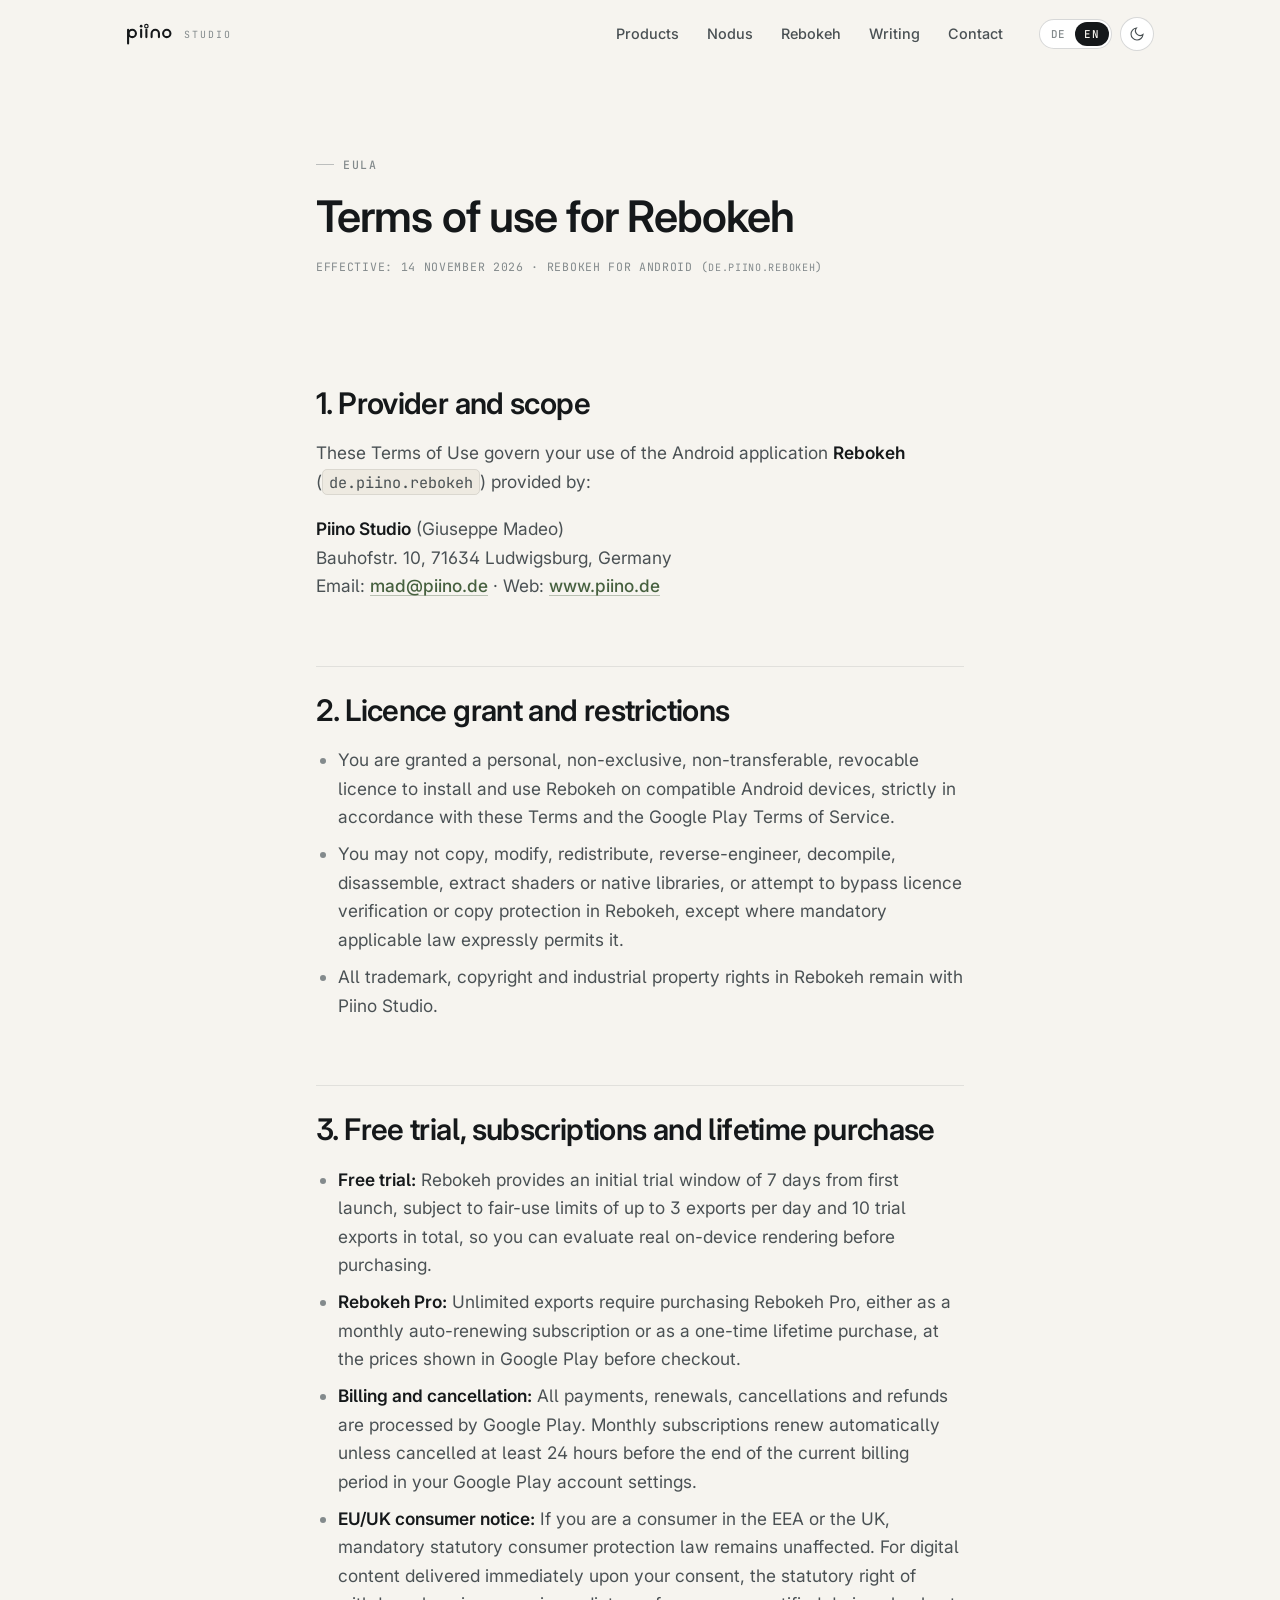
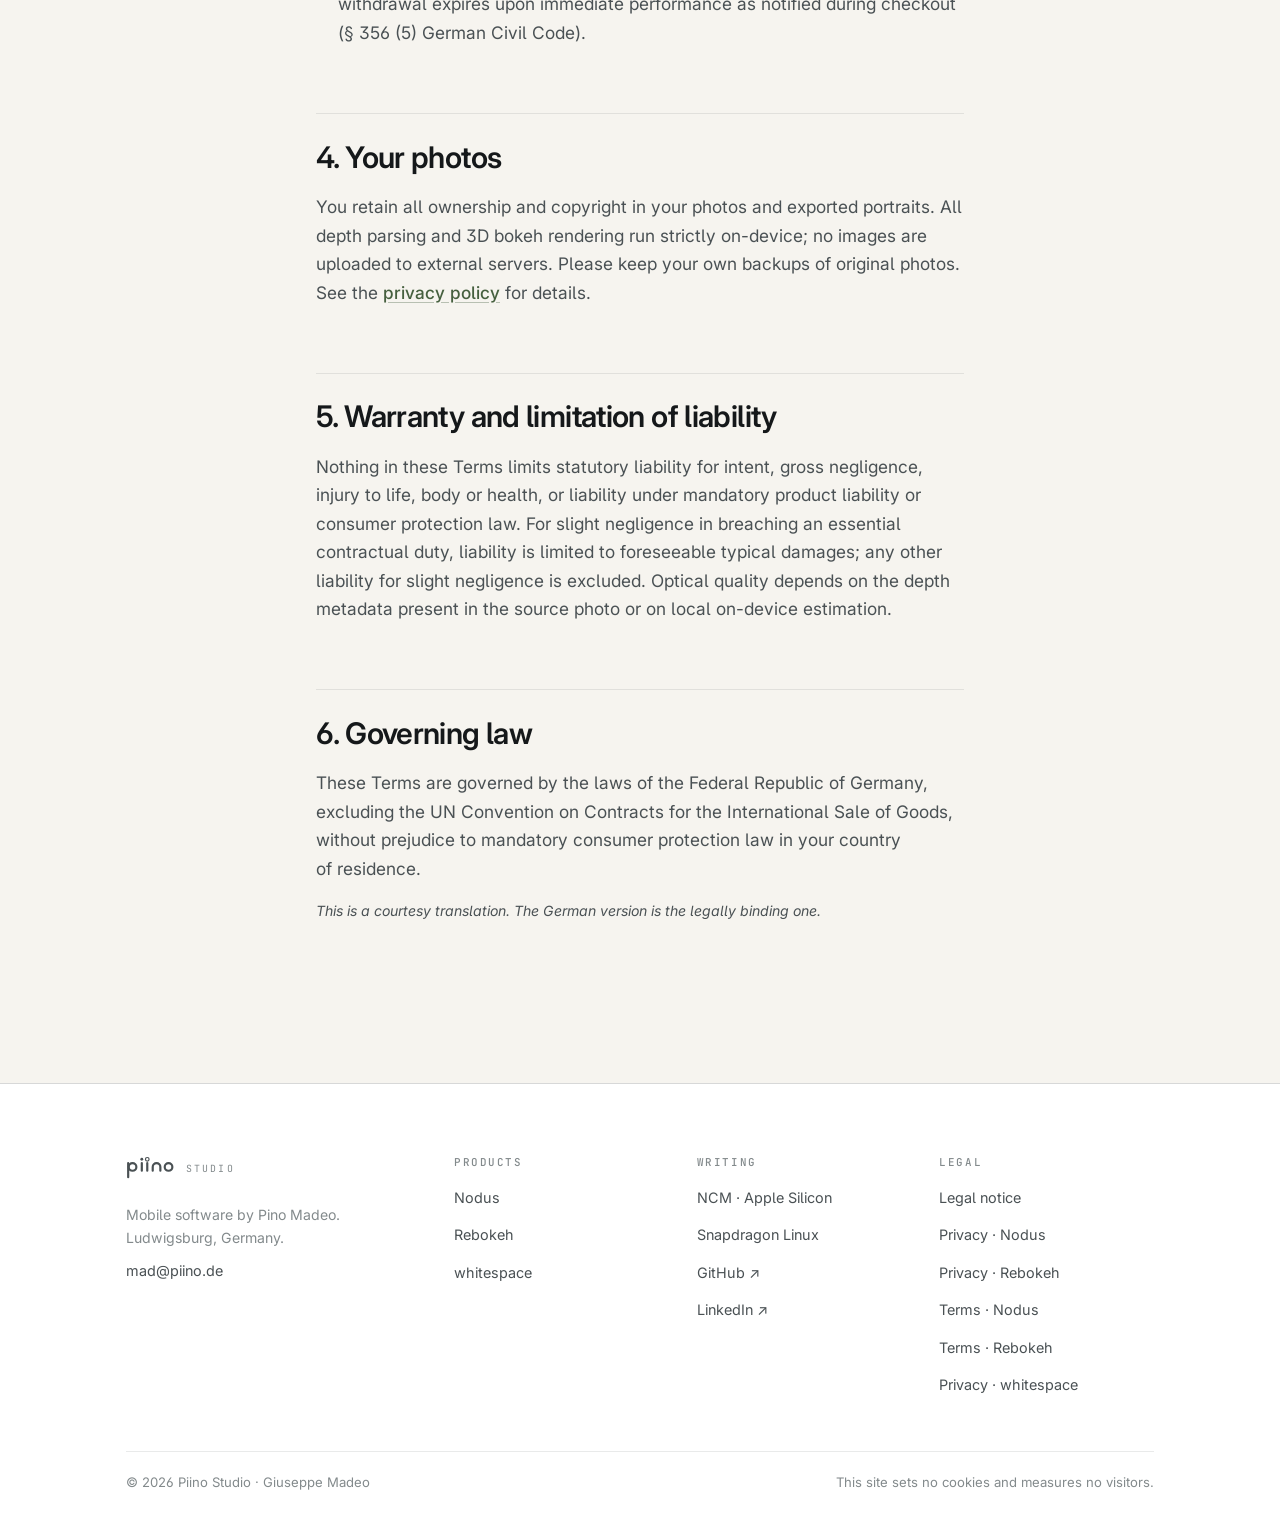
<file: rebokeh-nutzungsbedingungen.html>
<!DOCTYPE html>
<html lang="de" data-lang="de">
<head>
<meta charset="utf-8">
<meta name="viewport" content="width=device-width, initial-scale=1">
<title>Nutzungsbedingungen Rebokeh — Piino Studio</title>
<meta name="title-de" content="Nutzungsbedingungen Rebokeh — Piino Studio">
<meta name="title-en" content="Terms of use for Rebokeh — Piino Studio">
<meta name="description" content="Nutzungsbedingungen und Lizenzvereinbarung (EULA) für die Android-App Rebokeh von Piino Studio.">
<meta name="description-de" content="Nutzungsbedingungen und Lizenzvereinbarung (EULA) für die Android-App Rebokeh von Piino Studio.">
<meta name="description-en" content="Terms of use and end-user licence agreement for the Rebokeh Android app by Piino Studio.">
<meta name="theme-color" content="#F6F4EF" media="(prefers-color-scheme: light)">
<meta name="theme-color" content="#101311" media="(prefers-color-scheme: dark)">
<meta property="og:type" content="website">
<meta property="og:title" content="Nutzungsbedingungen Rebokeh — Piino Studio">
<meta property="og:description" content="Nutzungsbedingungen und Lizenzvereinbarung (EULA) für die Android-App Rebokeh von Piino Studio.">
<meta property="og:url" content="https://www.piino.de/rebokeh-nutzungsbedingungen.html">
<meta property="og:image" content="https://www.piino.de/og-piino.png">
<meta property="og:image:width" content="1200">
<meta property="og:image:height" content="630">
<meta property="og:site_name" content="Piino Studio">
<meta property="og:locale" content="de_DE">
<meta property="og:locale:alternate" content="en_US">
<meta name="twitter:card" content="summary_large_image">
<link rel="canonical" href="https://www.piino.de/rebokeh-nutzungsbedingungen.html">
<link rel="icon" href="favicon.svg" type="image/svg+xml">
<link rel="preconnect" href="https://fonts.googleapis.com">
<link rel="preconnect" href="https://fonts.gstatic.com" crossorigin>
<link href="https://fonts.googleapis.com/css2?family=Inter:wght@400;500;600&family=Instrument+Serif:ital@0;1&family=JetBrains+Mono:wght@400;500&display=swap" rel="stylesheet">
<link rel="stylesheet" href="styles.css">
<script>
(function(){var r=document.documentElement,t=null,l=null;
try{t=localStorage.getItem('piino-theme');l=localStorage.getItem('piino-lang');}catch(e){}
if(t){r.setAttribute('data-theme',t);}
if(!l){l=(navigator.language||'de').toLowerCase().slice(0,2)==='de'?'de':'en';}
r.setAttribute('data-lang',l);r.setAttribute('lang',l);})();
</script>
</head>
<body>
<a class="skip-link" href="#main"><span lang="de">Zum Inhalt springen</span><span lang="en">Skip to content</span></a>

<header class="site-header">
  <div class="wrap site-header__inner">
    <a class="brand" href="index.html" aria-label="Piino Studio">
      <svg viewBox="0 0 91 44" fill="none" aria-hidden="true"><g stroke="currentColor" stroke-width="4" stroke-linecap="round"><path d="M4 13v26"/><circle cx="12" cy="20" r="7"/><path d="M29 13v14"/><path d="M39 13v14"/><circle cx="39" cy="6" r="3.3" stroke-width="2.2"/><path d="M49 27v-7a7 7 0 0 1 14 0v7"/><circle cx="78" cy="20" r="7"/></g><circle cx="29" cy="6" r="2.6" fill="currentColor"/></svg>
      <span class="brand__sub">studio</span>
    </a>
    <nav class="site-nav" id="site-nav">
      <a class="nav-link" href="index.html#produkte"><span lang="de">Produkte</span><span lang="en">Products</span></a>
      <a class="nav-link" href="nodus.html">Nodus</a>
      <a class="nav-link" href="rebokeh.html">Rebokeh</a>
      <a class="nav-link" href="index.html#lesen"><span lang="de">Artikel</span><span lang="en">Writing</span></a>
      <a class="nav-link" href="index.html#kontakt"><span lang="de">Kontakt</span><span lang="en">Contact</span></a>
    </nav>
    <div class="header-tools">
      <div class="lang-switch" role="group" aria-label="Sprache / Language">
        <button type="button" data-lang-btn="de" aria-pressed="true">DE</button>
        <button type="button" data-lang-btn="en" aria-pressed="false">EN</button>
      </div>
      <button class="icon-btn" type="button" data-theme-toggle aria-label="Design umschalten / Toggle theme">
        <svg class="i-moon" viewBox="0 0 24 24" fill="none" stroke="currentColor" stroke-width="1.7" aria-hidden="true"><path d="M21 12.8A9 9 0 1 1 11.2 3a7 7 0 0 0 9.8 9.8z"/></svg>
        <svg class="i-sun" viewBox="0 0 24 24" fill="none" stroke="currentColor" stroke-width="1.7" aria-hidden="true"><circle cx="12" cy="12" r="4"/><path d="M12 2v2m0 16v2M4.9 4.9l1.4 1.4m11.4 11.4 1.4 1.4M2 12h2m16 0h2M4.9 19.1l1.4-1.4M17.7 6.3l1.4-1.4"/></svg>
      </button>
      <button class="icon-btn nav-toggle" type="button" data-nav-toggle aria-expanded="false" aria-controls="site-nav" aria-label="Menü / Menu">
        <svg viewBox="0 0 24 24" fill="none" stroke="currentColor" stroke-width="1.7" aria-hidden="true"><path d="M4 7h16M4 12h16M4 17h16"/></svg>
      </button>
    </div>
  </div>
</header>

<main id="main">
<section class="page-head">
  <div class="wrap wrap-narrow">
    <p class="eyebrow">EULA</p>
    <h1 lang="de">Nutzungsbedingungen Rebokeh</h1>
    <h1 lang="en">Terms of use for Rebokeh</h1>
    <p class="legal-meta" style="margin-top: 16px;" lang="de">Stand: 14. November 2026 · Android-App Rebokeh (<code>de.piino.rebokeh</code>)</p>
    <p class="legal-meta" style="margin-top: 16px;" lang="en">Effective: 14 November 2026 · Rebokeh for Android (<code>de.piino.rebokeh</code>)</p>
  </div>
</section>

<section class="section section--tight">
  <div class="wrap wrap-narrow">
    <div class="prose" lang="de">
      <h2 style="border: 0; padding-top: 0; margin-top: 0;">1. Anbieter und Geltungsbereich</h2>
      <p>Diese Nutzungsbedingungen regeln das Vertragsverhältnis zwischen Ihnen (nachfolgend „Nutzer“) und</p>
      <p><strong>Piino Studio</strong><br>Inhaber: Giuseppe Madeo<br>Bauhofstr. 10, 71634 Ludwigsburg, Deutschland<br>E-Mail: <a href="mailto:mad@piino.de">mad@piino.de</a> · Web: <a href="https://www.piino.de">www.piino.de</a></p>
      <p>für die Nutzung der Android-Anwendung <strong>Rebokeh</strong> (<code>de.piino.rebokeh</code>) einschließlich aller darin angebotenen Funktionen, Testphasen, Abonnements und Einmalkäufe über Google Play. Abweichende Bedingungen des Nutzers finden keine Anwendung.</p>

      <h2>2. Leistungsumfang und Nutzungsrechte</h2>
      <p>Rebokeh ist ein lokaler Foto-, Tiefenkarten- und 3D-Bokeh-Editor für Android. Sämtliche Bildberechnungen finden auf Ihrem Endgerät statt.</p>
      <ul>
        <li><strong>Einfaches Nutzungsrecht:</strong> Mit dem Download erhalten Sie ein einfaches, nicht ausschließliches, nicht übertragbares und auf Ihren persönlichen oder eigenen beruflichen Gebrauch beschränktes Recht zur Nutzung der App auf kompatiblen Android-Geräten gemäß den Google-Play-Nutzungsbedingungen.</li>
        <li><strong>Verbot von Manipulation und Reverse Engineering:</strong> Es ist untersagt, die App, enthaltene native Programmbibliotheken, Shader-Materialien oder Lizenzprüfungsmechanismen zu dekompilieren, zu disassemblieren, zurückzuentwickeln, zu verändern, zu patchen oder Schutzmechanismen zu umgehen, soweit dies nicht zwingend nach §§ 69d, 69e UrhG gestattet ist.</li>
        <li><strong>Schutzrechte:</strong> Alle Marken-, Urheber- und gewerblichen Schutzrechte an Rebokeh verbleiben bei Piino Studio.</li>
      </ul>

      <h2>3. Testphase und Rebokeh Pro</h2>
      <ul>
        <li><strong>Kostenlose Testphase:</strong> Rebokeh bietet eine kostenlose Testphase von 7 Tagen ab dem ersten Start, mit Fair-Use-Grenzen von maximal 3 Foto-Exporten pro Tag und insgesamt bis zu 10 Test-Exporten, damit Sie Bearbeitung und Rendering auf Ihrem eigenen Gerät prüfen können.</li>
        <li><strong>Rebokeh Pro:</strong> Die unbegrenzte Export-Nutzung erfordert ein kostenpflichtiges Upgrade. Angeboten werden ein monatlich wiederkehrendes Abonnement sowie ein Einmalkauf (Lifetime-Lizenz) zu den in der App beziehungsweise im Google-Play-Checkout vor Kaufabschluss angezeigten Preisen inklusive gesetzlicher Umsatzsteuer.</li>
        <li><strong>Zahlung und Kündigung über Google Play:</strong> Vertragspartner des Zahlungsvorgangs und technischer Abwickler ist Google (Google Ireland Limited / Google Commerce Limited) gemäß den Nutzungsbedingungen von Google Play. Ein Monats-Abonnement verlängert sich automatisch um einen weiteren Monat, sofern es nicht mindestens 24 Stunden vor Ablauf des aktuellen Abrechnungszeitraums in den Google-Play-Kontoeinstellungen gekündigt wird.</li>
        <li><strong>Rückerstattungen und Widerrufsrecht:</strong> Rückerstattungen richten sich nach den Google-Play-Erstattungsrichtlinien und den gesetzlichen Verbraucherrechten. <em>Hinweis gemäß § 356 Abs. 5 BGB:</em> Bei digitalen Inhalten, die nicht auf einem körperlichen Datenträger geliefert werden, erlischt ein gesetzliches Widerrufsrecht vorzeitig, wenn Sie vor Abschluss des Kaufs ausdrücklich zugestimmt haben, dass mit der Ausführung des Vertrags vor Ablauf der Widerrufsfrist begonnen wird, und Sie Ihre Kenntnis vom Verlust des Widerrufsrechts bestätigt haben.</li>
      </ul>

      <h2>4. Rechte an Ihren Fotos</h2>
      <ul>
        <li><strong>Alle Rechte bleiben bei Ihnen:</strong> Piino Studio erhebt keinerlei Eigentums- oder Nutzungsrechte an Ihren Fotos, Porträts oder exportierten Bildern.</li>
        <li><strong>Verantwortung für Originale:</strong> Die App speichert bearbeitete Bilder als neue Dateien und verändert keine Cloud-Originale. Die regelmäßige Sicherung Ihrer Originalfotos liegt dennoch in Ihrer Verantwortung.</li>
      </ul>

      <h2>5. Gewährleistung und Haftung</h2>
      <ul>
        <li>Es gelten die gesetzlichen Gewährleistungsrechte, insbesondere nach §§ 327 ff. BGB für digitale Produkte.</li>
        <li>Piino Studio haftet unbeschränkt für Vorsatz und grobe Fahrlässigkeit, bei Verletzung von Leben, Körper oder Gesundheit sowie nach dem Produkthaftungsgesetz.</li>
        <li>Bei leicht fahrlässiger Verletzung einer wesentlichen Vertragspflicht ist die Haftung auf den bei Vertragsschluss typischerweise vorhersehbaren Schaden begrenzt. Im Übrigen ist die Haftung für leichte Fahrlässigkeit ausgeschlossen.</li>
        <li>Die Qualität der nachträglichen Tiefeneffekte hängt technisch von den im Ausgangsbild eingebetteten Kameradaten beziehungsweise von der lokalen Tiefenschätzung ab. Für Dateien beliebiger Drittanbieter-Kameras wird keine fehlerfreie Tiefenkarte garantiert.</li>
      </ul>

      <h2>6. Datenschutz</h2>
      <p>Rebokeh arbeitet vollständig lokal auf dem Gerät, ohne Tracking und ohne Upload von Bilddaten. Einzelheiten stehen in der <a href="rebokeh-datenschutz.html">Datenschutzerklärung für Rebokeh</a>.</p>

      <h2>7. Schlussbestimmungen</h2>
      <p>Es gilt das Recht der Bundesrepublik Deutschland unter Ausschluss des UN-Kaufrechts. Zwingende verbraucherschützende Vorschriften des Staates, in dem Sie als Verbraucher Ihren gewöhnlichen Aufenthalt haben — insbesondere innerhalb der EU, des EWR und des Vereinigten Königreichs — bleiben unberührt.</p>
    </div>

    <div class="prose" lang="en">
      <h2 style="border: 0; padding-top: 0; margin-top: 0;">1. Provider and scope</h2>
      <p>These Terms of Use govern your use of the Android application <strong>Rebokeh</strong> (<code>de.piino.rebokeh</code>) provided by:</p>
      <p><strong>Piino Studio</strong> (Giuseppe Madeo)<br>Bauhofstr. 10, 71634 Ludwigsburg, Germany<br>Email: <a href="mailto:mad@piino.de">mad@piino.de</a> · Web: <a href="https://www.piino.de">www.piino.de</a></p>

      <h2>2. Licence grant and restrictions</h2>
      <ul>
        <li>You are granted a personal, non-exclusive, non-transferable, revocable licence to install and use Rebokeh on compatible Android devices, strictly in accordance with these Terms and the Google Play Terms of Service.</li>
        <li>You may not copy, modify, redistribute, reverse-engineer, decompile, disassemble, extract shaders or native libraries, or attempt to bypass licence verification or copy protection in Rebokeh, except where mandatory applicable law expressly permits it.</li>
        <li>All trademark, copyright and industrial property rights in Rebokeh remain with Piino Studio.</li>
      </ul>

      <h2>3. Free trial, subscriptions and lifetime purchase</h2>
      <ul>
        <li><strong>Free trial:</strong> Rebokeh provides an initial trial window of 7 days from first launch, subject to fair-use limits of up to 3 exports per day and 10 trial exports in total, so you can evaluate real on-device rendering before purchasing.</li>
        <li><strong>Rebokeh Pro:</strong> Unlimited exports require purchasing Rebokeh Pro, either as a monthly auto-renewing subscription or as a one-time lifetime purchase, at the prices shown in Google Play before checkout.</li>
        <li><strong>Billing and cancellation:</strong> All payments, renewals, cancellations and refunds are processed by Google Play. Monthly subscriptions renew automatically unless cancelled at least 24 hours before the end of the current billing period in your Google Play account settings.</li>
        <li><strong>EU/UK consumer notice:</strong> If you are a consumer in the EEA or the UK, mandatory statutory consumer protection law remains unaffected. For digital content delivered immediately upon your consent, the statutory right of withdrawal expires upon immediate performance as notified during checkout (§ 356 (5) German Civil Code).</li>
      </ul>

      <h2>4. Your photos</h2>
      <p>You retain all ownership and copyright in your photos and exported portraits. All depth parsing and 3D bokeh rendering run strictly on-device; no images are uploaded to external servers. Please keep your own backups of original photos. See the <a href="rebokeh-datenschutz.html">privacy policy</a> for details.</p>

      <h2>5. Warranty and limitation of liability</h2>
      <p>Nothing in these Terms limits statutory liability for intent, gross negligence, injury to life, body or health, or liability under mandatory product liability or consumer protection law. For slight negligence in breaching an essential contractual duty, liability is limited to foreseeable typical damages; any other liability for slight negligence is excluded. Optical quality depends on the depth metadata present in the source photo or on local on-device estimation.</p>

      <h2>6. Governing law</h2>
      <p>These Terms are governed by the laws of the Federal Republic of Germany, excluding the UN Convention on Contracts for the International Sale of Goods, without prejudice to mandatory consumer protection law in your country of residence.</p>

      <p class="small"><em>This is a courtesy translation. The German version is the legally binding one.</em></p>
    </div>
  </div>
</section>

</main>

<footer class="site-footer">
  <div class="wrap">
    <div class="footer-grid">
      <div>
        <a class="brand" href="index.html" aria-label="Piino Studio">
          <svg viewBox="0 0 91 44" fill="none" aria-hidden="true" style="height: 24px;"><g stroke="currentColor" stroke-width="4" stroke-linecap="round"><path d="M4 13v26"/><circle cx="12" cy="20" r="7"/><path d="M29 13v14"/><path d="M39 13v14"/><circle cx="39" cy="6" r="3.3" stroke-width="2.2"/><path d="M49 27v-7a7 7 0 0 1 14 0v7"/><circle cx="78" cy="20" r="7"/></g><circle cx="29" cy="6" r="2.6" fill="currentColor"/></svg>
          <span class="brand__sub">studio</span>
        </a>
        <p class="small" style="margin-top: 14px; max-width: 34ch;" lang="de">Mobile Software von Pino Madeo. Ludwigsburg, Deutschland.</p>
        <p class="small" style="margin-top: 14px; max-width: 34ch;" lang="en">Mobile software by Pino Madeo. Ludwigsburg, Germany.</p>
        <p class="small" style="margin-top: 10px;"><a href="mailto:mad@piino.de">mad@piino.de</a></p>
      </div>
      <div>
        <h4 lang="de">Produkte</h4><h4 lang="en">Products</h4>
        <ul>
          <li><a href="nodus.html">Nodus</a></li>
          <li><a href="rebokeh.html">Rebokeh</a></li>
          <li><a href="index.html#produkte">whitespace</a></li>
        </ul>
      </div>
      <div>
        <h4 lang="de">Artikel</h4><h4 lang="en">Writing</h4>
        <ul>
          <li><a href="ncm-m5pro.html">NCM &middot; Apple Silicon</a></li>
          <li><a href="honor-magicbook-art-14-linux.html">Snapdragon Linux</a></li>
          <li><a href="https://github.com/PiinoStudio" target="_blank" rel="noopener">GitHub &#8599;</a></li>
          <li><a href="https://www.linkedin.com/in/giuseppe-madeo-734a32218/" target="_blank" rel="noopener">LinkedIn &#8599;</a></li>
        </ul>
      </div>
      <div>
        <h4 lang="de">Rechtliches</h4><h4 lang="en">Legal</h4>
        <ul>
          <li><a href="impressum.html"><span lang="de">Impressum</span><span lang="en">Legal notice</span></a></li>
          <li><a href="datenschutz.html"><span lang="de">Datenschutz Nodus</span><span lang="en">Privacy &middot; Nodus</span></a></li>
          <li><a href="rebokeh-datenschutz.html"><span lang="de">Datenschutz Rebokeh</span><span lang="en">Privacy &middot; Rebokeh</span></a></li>
          <li><a href="nodus-nutzungsbedingungen.html"><span lang="de">Nutzungsbedingungen Nodus</span><span lang="en">Terms &middot; Nodus</span></a></li>
          <li><a href="rebokeh-nutzungsbedingungen.html"><span lang="de">Nutzungsbedingungen Rebokeh</span><span lang="en">Terms &middot; Rebokeh</span></a></li>
          <li><a href="whitespace-datenschutz.html"><span lang="de">Datenschutz whitespace</span><span lang="en">Privacy &middot; whitespace</span></a></li>
        </ul>
      </div>
    </div>
    <div class="footer-bottom">
      <p>&copy; <span data-year>2026</span> Piino Studio &middot; Giuseppe Madeo</p>
      <p lang="de">Diese Seite setzt keine Cookies und misst keine Besucher.</p>
      <p lang="en">This site sets no cookies and measures no visitors.</p>
    </div>
  </div>
</footer>

<script src="app.js" defer></script>
</body>
</html>
</file>
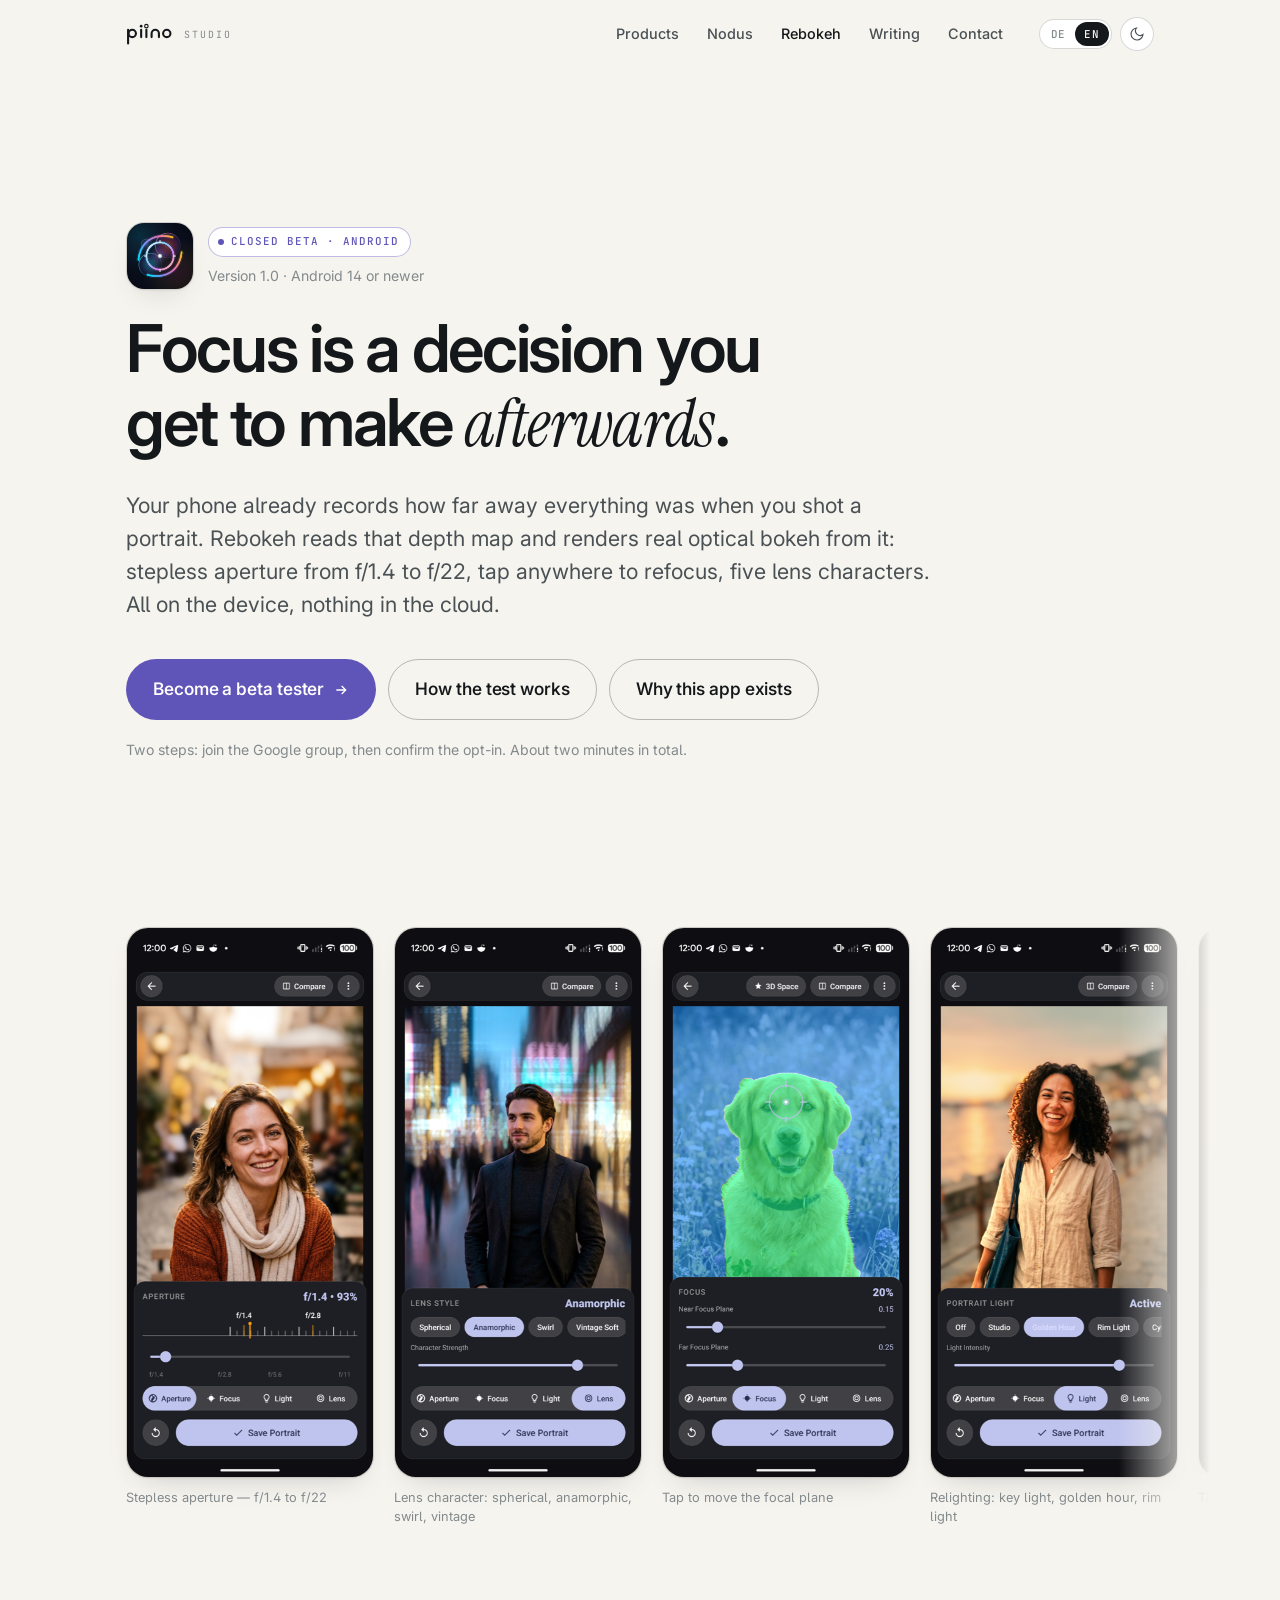
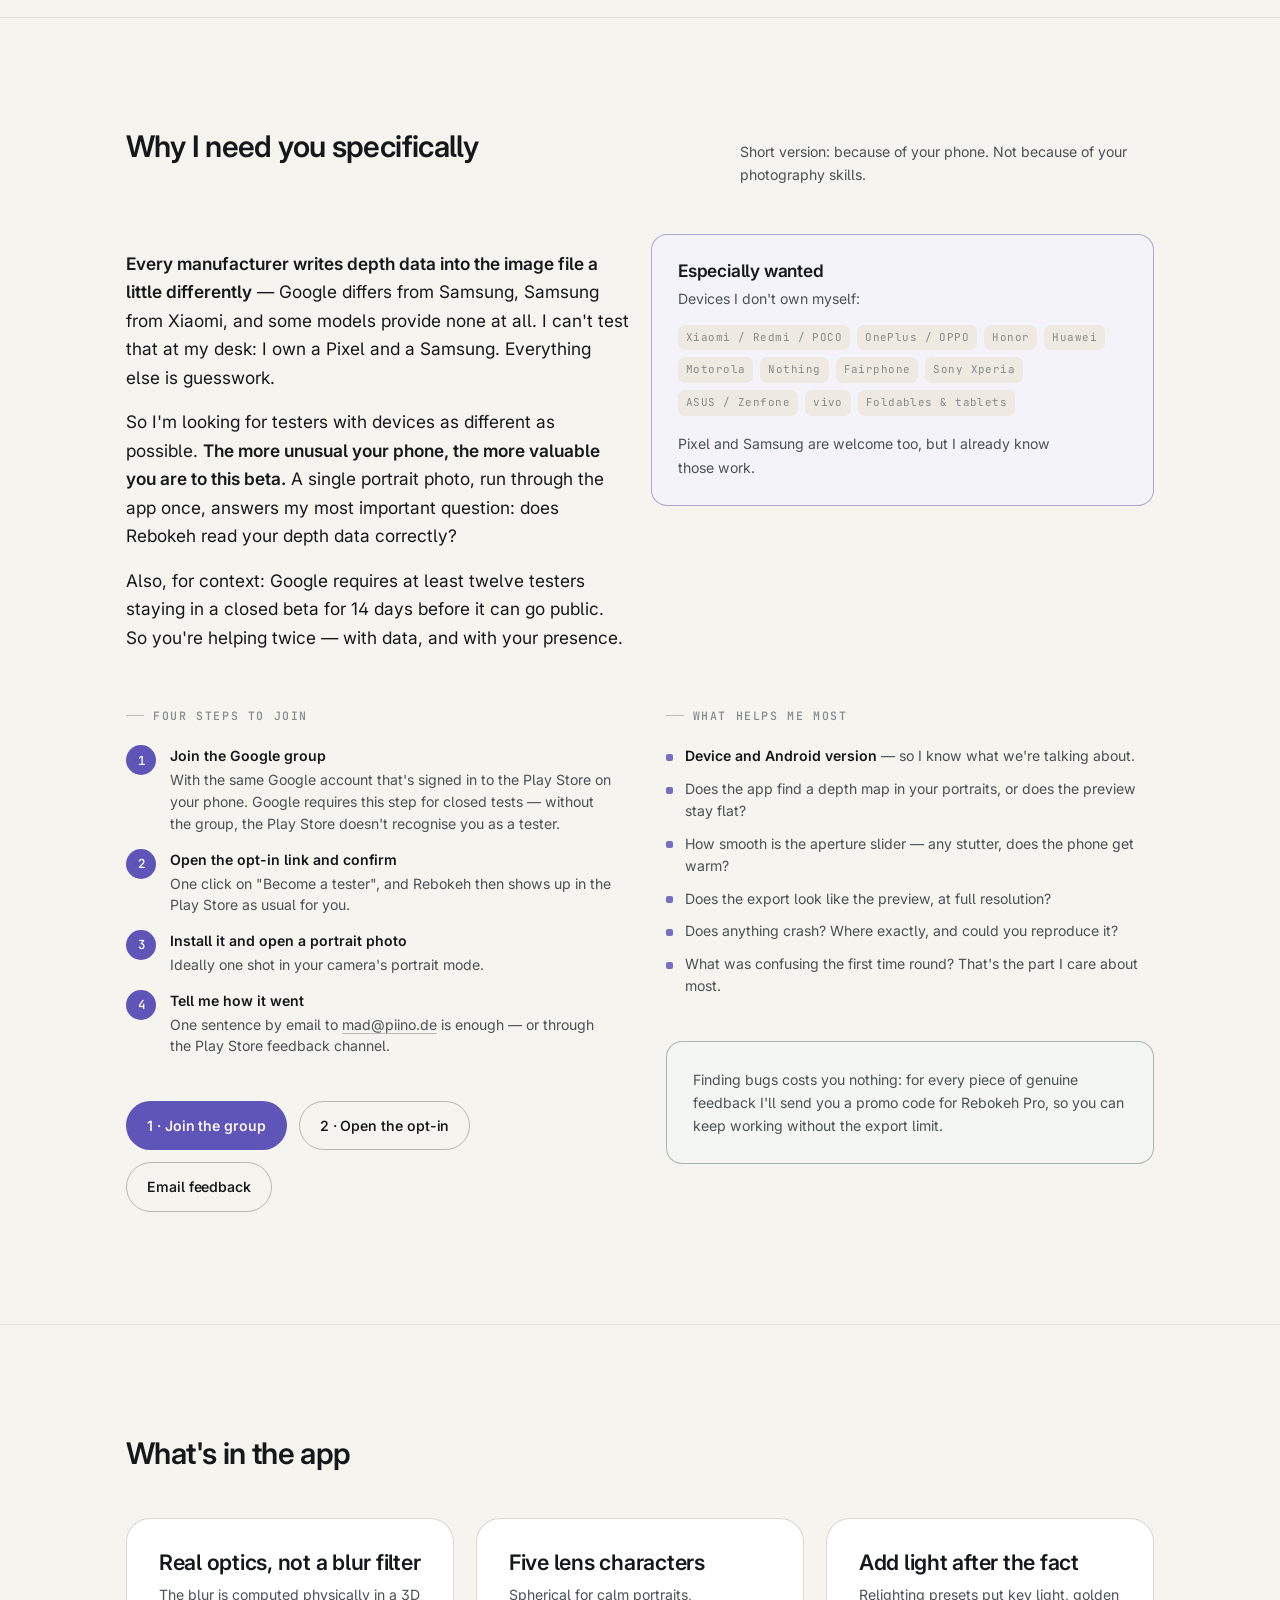
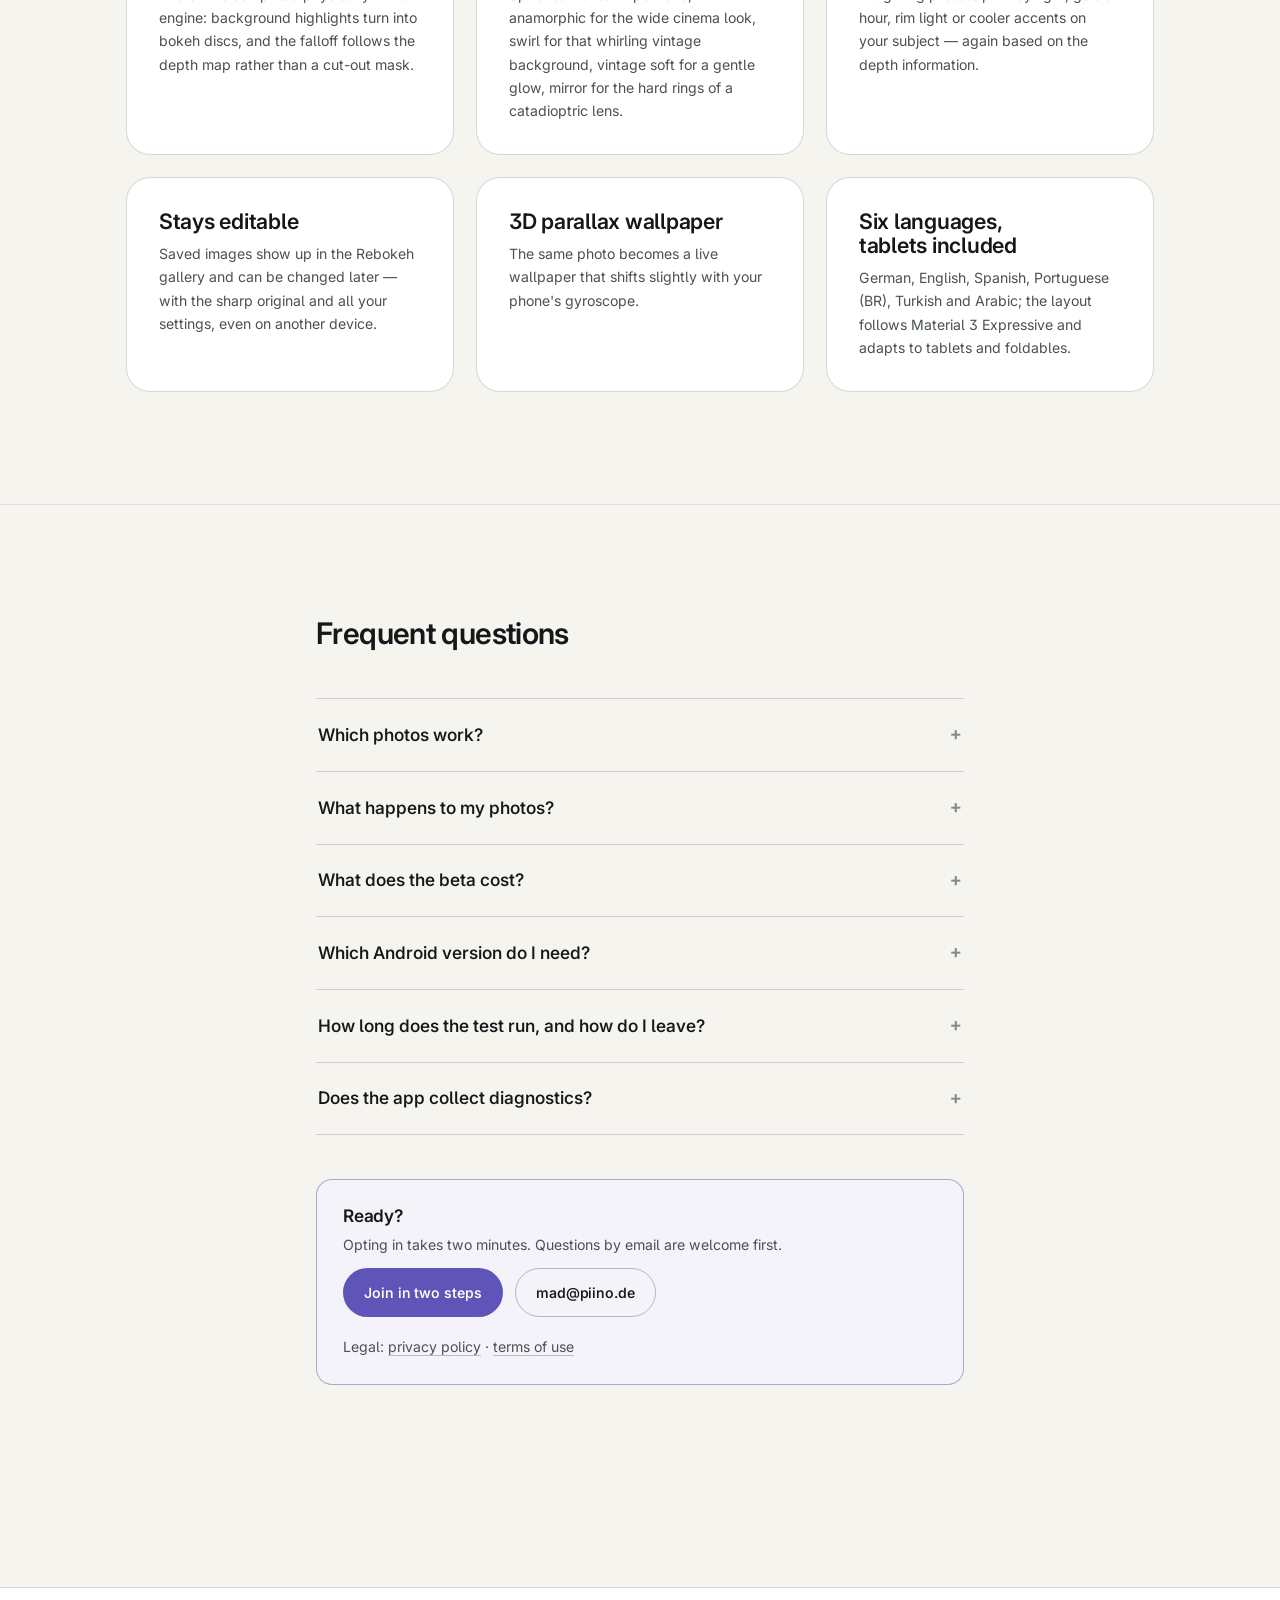
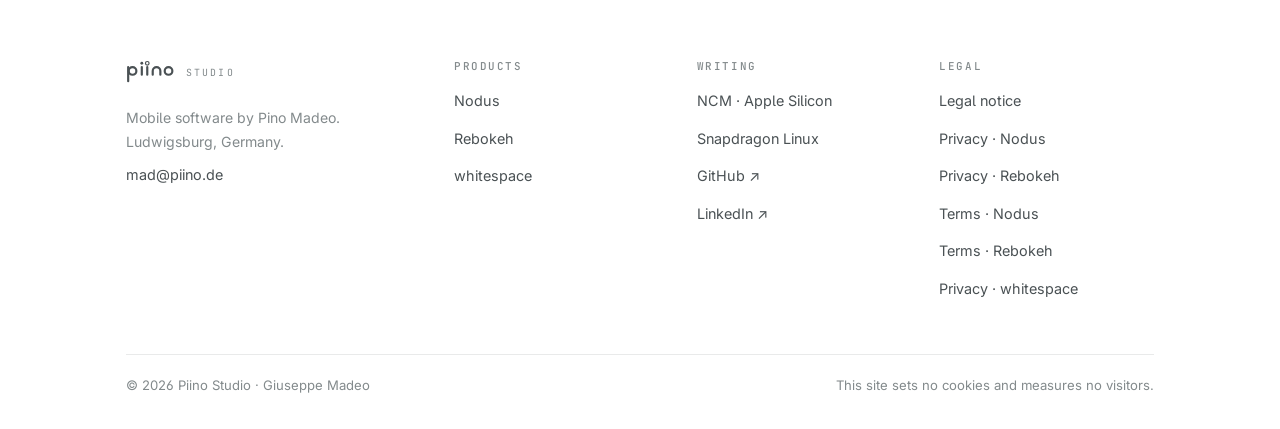
<file: rebokeh.html>
<!DOCTYPE html>
<html lang="de" data-lang="de">
<head>
<meta charset="utf-8">
<meta name="viewport" content="width=device-width, initial-scale=1">
<title>Rebokeh — Closed Beta: Porträts neu fokussieren</title>
<meta name="title-de" content="Rebokeh — Closed Beta: Porträts neu fokussieren">
<meta name="title-en" content="Rebokeh — closed beta: refocus your portraits">
<meta name="description" content="Rebokeh ist in der geschlossenen Beta und sucht Testgeräte. Blende, Fokus und Objektiv-Charakter nachträglich ändern — mit den Tiefendaten deiner Porträtfotos, komplett auf dem Gerät.">
<meta name="description-de" content="Rebokeh ist in der geschlossenen Beta und sucht Testgeräte. Blende, Fokus und Objektiv-Charakter nachträglich ändern — mit den Tiefendaten deiner Porträtfotos, komplett auf dem Gerät.">
<meta name="description-en" content="Rebokeh is in closed beta and needs test devices. Change aperture, focus and lens character after the shot — using the depth data in your portrait photos, entirely on-device.">
<meta name="theme-color" content="#F6F4EF" media="(prefers-color-scheme: light)">
<meta name="theme-color" content="#101311" media="(prefers-color-scheme: dark)">
<meta property="og:type" content="product">
<meta property="og:title" content="Rebokeh — Closed Beta: Porträts neu fokussieren">
<meta property="og:description" content="Rebokeh ist in der geschlossenen Beta und sucht Testgeräte. Blende, Fokus und Objektiv-Charakter nachträglich ändern — mit den Tiefendaten deiner Porträtfotos, komplett auf dem Gerät.">
<meta property="og:url" content="https://www.piino.de/rebokeh.html">
<meta property="og:image" content="https://www.piino.de/og-rebokeh.png">
<meta property="og:image:width" content="1024">
<meta property="og:image:height" content="500">
<meta property="og:site_name" content="Piino Studio">
<meta property="og:locale" content="de_DE">
<meta property="og:locale:alternate" content="en_US">
<meta name="twitter:card" content="summary_large_image">
<link rel="canonical" href="https://www.piino.de/rebokeh.html">
<link rel="icon" href="favicon.svg" type="image/svg+xml">
<link rel="preconnect" href="https://fonts.googleapis.com">
<link rel="preconnect" href="https://fonts.gstatic.com" crossorigin>
<link href="https://fonts.googleapis.com/css2?family=Inter:wght@400;500;600&family=Instrument+Serif:ital@0;1&family=JetBrains+Mono:wght@400;500&display=swap" rel="stylesheet">
<link rel="stylesheet" href="styles.css">
<script>
(function(){var r=document.documentElement,t=null,l=null;
try{t=localStorage.getItem('piino-theme');l=localStorage.getItem('piino-lang');}catch(e){}
if(t){r.setAttribute('data-theme',t);}
if(!l){l=(navigator.language||'de').toLowerCase().slice(0,2)==='de'?'de':'en';}
r.setAttribute('data-lang',l);r.setAttribute('lang',l);})();
</script>
</head>
<body>
<a class="skip-link" href="#main"><span lang="de">Zum Inhalt springen</span><span lang="en">Skip to content</span></a>

<header class="site-header">
  <div class="wrap site-header__inner">
    <a class="brand" href="index.html" aria-label="Piino Studio">
      <svg viewBox="0 0 91 44" fill="none" aria-hidden="true"><g stroke="currentColor" stroke-width="4" stroke-linecap="round"><path d="M4 13v26"/><circle cx="12" cy="20" r="7"/><path d="M29 13v14"/><path d="M39 13v14"/><circle cx="39" cy="6" r="3.3" stroke-width="2.2"/><path d="M49 27v-7a7 7 0 0 1 14 0v7"/><circle cx="78" cy="20" r="7"/></g><circle cx="29" cy="6" r="2.6" fill="currentColor"/></svg>
      <span class="brand__sub">studio</span>
    </a>
    <nav class="site-nav" id="site-nav">
      <a class="nav-link" href="index.html#produkte"><span lang="de">Produkte</span><span lang="en">Products</span></a>
      <a class="nav-link" href="nodus.html">Nodus</a>
      <a class="nav-link" href="rebokeh.html" aria-current="page">Rebokeh</a>
      <a class="nav-link" href="index.html#lesen"><span lang="de">Artikel</span><span lang="en">Writing</span></a>
      <a class="nav-link" href="index.html#kontakt"><span lang="de">Kontakt</span><span lang="en">Contact</span></a>
    </nav>
    <div class="header-tools">
      <div class="lang-switch" role="group" aria-label="Sprache / Language">
        <button type="button" data-lang-btn="de" aria-pressed="true">DE</button>
        <button type="button" data-lang-btn="en" aria-pressed="false">EN</button>
      </div>
      <button class="icon-btn" type="button" data-theme-toggle aria-label="Design umschalten / Toggle theme">
        <svg class="i-moon" viewBox="0 0 24 24" fill="none" stroke="currentColor" stroke-width="1.7" aria-hidden="true"><path d="M21 12.8A9 9 0 1 1 11.2 3a7 7 0 0 0 9.8 9.8z"/></svg>
        <svg class="i-sun" viewBox="0 0 24 24" fill="none" stroke="currentColor" stroke-width="1.7" aria-hidden="true"><circle cx="12" cy="12" r="4"/><path d="M12 2v2m0 16v2M4.9 4.9l1.4 1.4m11.4 11.4 1.4 1.4M2 12h2m16 0h2M4.9 19.1l1.4-1.4M17.7 6.3l1.4-1.4"/></svg>
      </button>
      <button class="icon-btn nav-toggle" type="button" data-nav-toggle aria-expanded="false" aria-controls="site-nav" aria-label="Menü / Menu">
        <svg viewBox="0 0 24 24" fill="none" stroke="currentColor" stroke-width="1.7" aria-hidden="true"><path d="M4 7h16M4 12h16M4 17h16"/></svg>
      </button>
    </div>
  </div>
</header>

<main id="main">
<section class="hero" style="--p: var(--rebokeh);">
  <div class="wrap">
    <div class="cluster" style="gap: 14px; margin-bottom: 22px;">
      <img class="app-icon app-icon--lg" src="rebokeh-app-icon.png" alt="Rebokeh" width="68" height="68">
      <div>
        <span class="badge badge--beta" style="--p: var(--rebokeh);"><span class="dot"></span>Closed Beta · Android</span>
        <p class="small" style="margin-top: 7px;" lang="de">Version 1.0 · Android 14 oder neuer</p>
        <p class="small" style="margin-top: 7px;" lang="en">Version 1.0 · Android 14 or newer</p>
      </div>
    </div>
    <h1 lang="de">Fokus ist eine Entscheidung, die du <em class="serif-accent">später</em> treffen darfst.</h1>
    <h1 lang="en">Focus is a decision you get to make <em class="serif-accent">afterwards</em>.</h1>
    <p class="lead" lang="de">Dein Telefon speichert in jedem Porträtfoto mit, wie weit alles von der Kamera entfernt war. Rebokeh liest diese Tiefenkarte aus und rechnet daraus echtes optisches Bokeh: Blende stufenlos von f/1.4 bis f/22, Schärfepunkt per Fingertipp, fünf Objektiv-Charaktere. Alles auf dem Gerät, nichts in der Cloud.</p>
    <p class="lead" lang="en">Your phone already records how far away everything was when you shot a portrait. Rebokeh reads that depth map and renders real optical bokeh from it: stepless aperture from f/1.4 to f/22, tap anywhere to refocus, five lens characters. All on the device, nothing in the cloud.</p>
    <div class="cluster">
      <a class="btn btn--product btn--lg" style="--p: var(--rebokeh);" href="#mitmachen">
        <span lang="de">Betatester werden</span><span lang="en">Become a beta tester</span>
        <svg viewBox="0 0 24 24" fill="none" stroke="currentColor" stroke-width="2" aria-hidden="true"><path d="M5 12h14M13 6l6 6-6 6"/></svg>
      </a>
      <a class="btn btn--ghost btn--lg" href="#mitmachen"><span lang="de">Wie der Test abläuft</span><span lang="en">How the test works</span></a>
      <a class="btn btn--ghost btn--lg" href="rebokeh-depth.html"><span lang="de">Warum es die App gibt</span><span lang="en">Why this app exists</span></a>
    </div>
    <p class="small" style="margin-top: 18px;" lang="de">Zwei Schritte: der Google-Gruppe beitreten, dann das Opt-in bestätigen. Zusammen etwa zwei Minuten.</p>
    <p class="small" style="margin-top: 18px;" lang="en">Two steps: join the Google group, then confirm the opt-in. About two minutes in total.</p>
  </div>
</section>

<section class="section section--tight">
  <div class="wrap">
    <div class="shots" aria-label="Screenshots">
      <figure>
        <img src="screenshots/rebokeh/2_Editor_Blende_Bokeh.png" alt="Blendenregler von f/1.4 bis f/11" loading="lazy">
        <figcaption lang="de">Blende stufenlos – f/1.4 bis f/22</figcaption>
        <figcaption lang="en">Stepless aperture — f/1.4 to f/22</figcaption>
      </figure>
      <figure>
        <img src="screenshots/rebokeh/3_Editor_Objektiv_Stile.png" alt="Auswahl der Objektiv-Stile" loading="lazy">
        <figcaption lang="de">Objektiv-Charakter: sphärisch, anamorphotisch, Swirl, Vintage</figcaption>
        <figcaption lang="en">Lens character: spherical, anamorphic, swirl, vintage</figcaption>
      </figure>
      <figure>
        <img src="screenshots/rebokeh/4_Editor_Fokus_Tiefenschaerfe.png" alt="Fokuspunkt antippen" loading="lazy">
        <figcaption lang="de">Antippen setzt die Schärfeebene neu</figcaption>
        <figcaption lang="en">Tap to move the focal plane</figcaption>
      </figure>
      <figure>
        <img src="screenshots/rebokeh/5_Editor_Relighting_Licht.png" alt="Relighting-Presets" loading="lazy">
        <figcaption lang="de">Relighting: Key Light, Golden Hour, Rim Light</figcaption>
        <figcaption lang="en">Relighting: key light, golden hour, rim light</figcaption>
      </figure>
      <figure>
        <img src="screenshots/rebokeh/7_Editor_Tiefenkarte.png" alt="Visualisierung der Tiefenkarte" loading="lazy">
        <figcaption lang="de">Die ausgelesene Tiefenkarte – sichtbar gemacht</figcaption>
        <figcaption lang="en">The extracted depth map, made visible</figcaption>
      </figure>
      <figure>
        <img src="screenshots/rebokeh/6_Editor_3D_Live_Wallpaper.png" alt="3D-Parallax-Live-Wallpaper" loading="lazy">
        <figcaption lang="de">Aus demselben Bild: 3D-Parallax-Wallpaper</figcaption>
        <figcaption lang="en">From the same photo: a 3D parallax wallpaper</figcaption>
      </figure>
    </div>
  </div>
</section>

<section class="section" id="mitmachen" style="--p: var(--rebokeh);">
  <div class="wrap">
    <div class="section-head">
      <h2 lang="de">Warum ich gerade dich brauche</h2>
      <h2 lang="en">Why I need you specifically</h2>
      <p lang="de">Kurz: wegen deines Telefons. Nicht wegen deiner Fotografie-Künste.</p>
      <p lang="en">Short version: because of your phone. Not because of your photography skills.</p>
    </div>
    <div class="grid grid--2" style="align-items: start;">
      <div class="stack">
        <p lang="de"><strong>Jeder Hersteller schreibt die Tiefendaten anders in die Bilddatei</strong> – Google anders als Samsung, Samsung anders als Xiaomi, und manche Modelle liefern gar keine. Ich kann das nicht am Schreibtisch testen: ich besitze ein Pixel und ein Samsung. Alles andere ist Vermutung.</p>
        <p lang="de">Deshalb suche ich Tester mit möglichst unterschiedlichen Geräten. <strong>Je exotischer dein Telefon, desto wertvoller bist du für diese Beta.</strong> Ein einziges Porträtfoto, einmal durch die App geschoben, beantwortet mir die wichtigste Frage: Liest Rebokeh deine Tiefendaten korrekt?</p>
        <p lang="de">Nebenbei: Google verlangt für die Veröffentlichung einer geschlossenen Beta mindestens zwölf Tester, die 14 Tage lang dabei sind. Du hilfst mir also doppelt – mit Daten und mit deiner Anwesenheit.</p>
        <p lang="en"><strong>Every manufacturer writes depth data into the image file a little differently</strong> — Google differs from Samsung, Samsung from Xiaomi, and some models provide none at all. I can't test that at my desk: I own a Pixel and a Samsung. Everything else is guesswork.</p>
        <p lang="en">So I'm looking for testers with devices as different as possible. <strong>The more unusual your phone, the more valuable you are to this beta.</strong> A single portrait photo, run through the app once, answers my most important question: does Rebokeh read your depth data correctly?</p>
        <p lang="en">Also, for context: Google requires at least twelve testers staying in a closed beta for 14 days before it can go public. So you're helping twice — with data, and with your presence.</p>
      </div>
      <div class="note" style="--p: var(--rebokeh);">
        <h3 lang="de">Besonders gesucht</h3>
        <h3 lang="en">Especially wanted</h3>
        <p style="margin-bottom: 14px;" lang="de">Geräte, die ich nicht selbst habe:</p>
        <p style="margin-bottom: 14px;" lang="en">Devices I don't own myself:</p>
        <div class="tags">
          <span class="tag">Xiaomi / Redmi / POCO</span>
          <span class="tag">OnePlus / OPPO</span>
          <span class="tag">Honor</span>
          <span class="tag">Huawei</span>
          <span class="tag">Motorola</span>
          <span class="tag">Nothing</span>
          <span class="tag">Fairphone</span>
          <span class="tag">Sony Xperia</span>
          <span class="tag">ASUS / Zenfone</span>
          <span class="tag">vivo</span>
          <span class="tag" lang="de">Falt- & Tablet-Geräte</span>
          <span class="tag" lang="en">Foldables &amp; tablets</span>
        </div>
        <p class="small" style="margin-top: 16px;" lang="de">Pixel und Samsung sind willkommen, aber dort weiß ich schon, dass es funktioniert.</p>
        <p class="small" style="margin-top: 16px;" lang="en">Pixel and Samsung are welcome too, but I already know those work.</p>
      </div>
    </div>

    <div class="grid grid--2 mt-l" style="align-items: start; gap: clamp(28px, 4vw, 56px);">
      <div>
        <p class="eyebrow" lang="de">In vier Schritten dabei</p>
        <p class="eyebrow" lang="en">Four steps to join</p>
        <ol class="steps" style="margin-top: 20px; --p: var(--rebokeh);">
          <li lang="de"><strong>Der Google-Gruppe beitreten</strong> Mit demselben Google-Konto, das auf deinem Telefon im Play Store angemeldet ist. Google verlangt diesen Schritt für geschlossene Tests – ohne Gruppe sieht dich der Play Store nicht als Tester.</li>
          <li lang="en"><strong>Join the Google group</strong> With the same Google account that's signed in to the Play Store on your phone. Google requires this step for closed tests — without the group, the Play Store doesn't recognise you as a tester.</li>
          <li lang="de"><strong>Opt-in-Link öffnen und bestätigen</strong> Ein Klick auf „Tester werden“, danach erscheint Rebokeh für dich ganz normal im Play Store.</li>
          <li lang="en"><strong>Open the opt-in link and confirm</strong> One click on "Become a tester", and Rebokeh then shows up in the Play Store as usual for you.</li>
          <li lang="de"><strong>Installieren und ein Porträtfoto öffnen</strong> Am besten eines aus dem Porträtmodus deiner Kamera.</li>
          <li lang="en"><strong>Install it and open a portrait photo</strong> Ideally one shot in your camera's portrait mode.</li>
          <li lang="de"><strong>Kurz Bescheid geben</strong> Ein Satz per Mail an <a href="mailto:mad@piino.de?subject=Rebokeh%20Beta%20Feedback">mad@piino.de</a> genügt – oder eine Rückmeldung über den Feedback-Kanal des Play Store.</li>
          <li lang="en"><strong>Tell me how it went</strong> One sentence by email to <a href="mailto:mad@piino.de?subject=Rebokeh%20Beta%20Feedback">mad@piino.de</a> is enough — or through the Play Store feedback channel.</li>
        </ol>
        <div class="cluster mt-l">
          <!-- Schritt 1: Google-Gruppe. URL anpassen, falls die Gruppe anders heißt. -->
          <a class="btn btn--product" style="--p: var(--rebokeh);" href="https://groups.google.com/g/rebokeh-beta" target="_blank" rel="noopener">
            <span lang="de">1 · Gruppe beitreten</span><span lang="en">1 · Join the group</span>
          </a>
          <a class="btn btn--ghost" href="https://play.google.com/apps/testing/de.piino.rebokeh" target="_blank" rel="noopener">
            <span lang="de">2 · Opt-in öffnen</span><span lang="en">2 · Open the opt-in</span>
          </a>
          <a class="btn btn--ghost" href="mailto:mad@piino.de?subject=Rebokeh%20Beta%20Feedback"><span lang="de">Feedback mailen</span><span lang="en">Email feedback</span></a>
        </div>
      </div>
      <div>
        <p class="eyebrow" lang="de">Das hilft mir am meisten</p>
        <p class="eyebrow" lang="en">What helps me most</p>
        <ul class="feature-list" style="margin-top: 20px;">
          <li lang="de"><strong style="color: var(--ink);">Gerät und Android-Version</strong> – damit ich weiß, worüber wir reden.</li>
          <li lang="en"><strong style="color: var(--ink);">Device and Android version</strong> — so I know what we're talking about.</li>
          <li lang="de">Erkennt die App bei deinen Porträtfotos eine Tiefenkarte, oder bleibt die Vorschau flach?</li>
          <li lang="en">Does the app find a depth map in your portraits, or does the preview stay flat?</li>
          <li lang="de">Wie flüssig lässt sich der Blendenregler bewegen – ruckelt es, wird das Telefon warm?</li>
          <li lang="en">How smooth is the aperture slider — any stutter, does the phone get warm?</li>
          <li lang="de">Sieht der Export genauso aus wie die Vorschau, in voller Auflösung?</li>
          <li lang="en">Does the export look like the preview, at full resolution?</li>
          <li lang="de">Stürzt etwas ab? Wo genau, und ließ es sich wiederholen?</li>
          <li lang="en">Does anything crash? Where exactly, and could you reproduce it?</li>
          <li lang="de">Was war im ersten Moment unverständlich? Genau das interessiert mich am meisten.</li>
          <li lang="en">What was confusing the first time round? That's the part I care about most.</li>
        </ul>
        <div class="note mt-l" style="--p: var(--sage);">
          <p class="small" lang="de">Gefundene Fehler kosten dich nichts: Für jede ernstgemeinte Rückmeldung schicke ich dir einen Promo-Code für Rebokeh Pro, mit dem du ohne Exportlimit weiterarbeiten kannst.</p>
          <p class="small" lang="en">Finding bugs costs you nothing: for every piece of genuine feedback I'll send you a promo code for Rebokeh Pro, so you can keep working without the export limit.</p>
        </div>
      </div>
    </div>
  </div>
</section>

<section class="section" style="--p: var(--rebokeh);">
  <div class="wrap">
    <div class="section-head">
      <h2 lang="de">Was in der App steckt</h2>
      <h2 lang="en">What's in the app</h2>
    </div>
    <div class="grid grid--3">
      <div class="card">
        <h3 lang="de">Echte Optik statt Weichzeichner</h3>
        <h3 lang="en">Real optics, not a blur filter</h3>
        <p lang="de">Die Unschärfe wird in einer 3D-Engine physikalisch gerechnet: Lichtpunkte im Hintergrund werden zu Bokeh-Kreisen, der Verlauf folgt der Tiefenkarte statt einer Maske.</p>
        <p lang="en">The blur is computed physically in a 3D engine: background highlights turn into bokeh discs, and the falloff follows the depth map rather than a cut-out mask.</p>
      </div>
      <div class="card">
        <h3 lang="de">Fünf Objektiv-Charaktere</h3>
        <h3 lang="en">Five lens characters</h3>
        <p lang="de">Sphärisch für ruhige Porträts, anamorphotisch für den breiten Kino-Look, Swirl für den wirbelnden Vintage-Hintergrund, Vintage Soft für sanftes Glühen, Mirror für harte Ringe aus Spiegelteleobjektiven.</p>
        <p lang="en">Spherical for calm portraits, anamorphic for the wide cinema look, swirl for that whirling vintage background, vintage soft for a gentle glow, mirror for the hard rings of a catadioptric lens.</p>
      </div>
      <div class="card">
        <h3 lang="de">Licht nachträglich setzen</h3>
        <h3 lang="en">Add light after the fact</h3>
        <p lang="de">Relighting-Presets legen Key Light, Golden Hour, Rim Light oder kühle Akzente auf das Motiv – ebenfalls auf Basis der Tiefeninformation.</p>
        <p lang="en">Relighting presets put key light, golden hour, rim light or cooler accents on your subject — again based on the depth information.</p>
      </div>
      <div class="card">
        <h3 lang="de">Bearbeitbar bleiben</h3>
        <h3 lang="en">Stays editable</h3>
        <p lang="de">Gespeicherte Bilder erscheinen in der Rebokeh-Galerie und lassen sich später weiter verändern – mit scharfem Original und allen Einstellungen, auch auf einem anderen Gerät.</p>
        <p lang="en">Saved images show up in the Rebokeh gallery and can be changed later — with the sharp original and all your settings, even on another device.</p>
      </div>
      <div class="card">
        <h3 lang="de">3D-Parallax-Wallpaper</h3>
        <h3 lang="en">3D parallax wallpaper</h3>
        <p lang="de">Aus demselben Foto wird ein Live-Wallpaper, das sich mit dem Gyroskop deines Telefons leicht mitbewegt.</p>
        <p lang="en">The same photo becomes a live wallpaper that shifts slightly with your phone's gyroscope.</p>
      </div>
      <div class="card">
        <h3 lang="de">Sechs Sprachen, Tablets inklusive</h3>
        <h3 lang="en">Six languages, tablets included</h3>
        <p lang="de">Deutsch, Englisch, Spanisch, Portugiesisch (BR), Türkisch und Arabisch; das Layout folgt Material 3 Expressive und passt sich Tablets und Foldables an.</p>
        <p lang="en">German, English, Spanish, Portuguese (BR), Turkish and Arabic; the layout follows Material 3 Expressive and adapts to tablets and foldables.</p>
      </div>
    </div>
  </div>
</section>

<section class="section">
  <div class="wrap wrap-narrow">
    <div class="section-head">
      <h2 lang="de">Häufige Fragen</h2>
      <h2 lang="en">Frequent questions</h2>
    </div>
    <div class="faq">
      <details>
        <summary><span lang="de">Welche Fotos funktionieren?</span><span lang="en">Which photos work?</span></summary>
        <div class="faq__a">
          <p lang="de">Am besten Aufnahmen aus dem Porträt- oder Bokeh-Modus deiner Kamera-App – dort speichert das System die Tiefendaten mit. Normale Schnappschüsse ohne Tiefeninformation kann Rebokeh öffnen, aber das Ergebnis bleibt flach. Genau diese Grenze möchte ich über viele Geräte hinweg ausmessen.</p>
          <p lang="en">Shots from your camera app's portrait or bokeh mode work best — that's where the system stores depth data. Rebokeh will open an ordinary snapshot without depth information, but the result stays flat. Mapping exactly where that line sits across many devices is the point of this beta.</p>
        </div>
      </details>
      <details>
        <summary><span lang="de">Was passiert mit meinen Fotos?</span><span lang="en">What happens to my photos?</span></summary>
        <div class="faq__a">
          <p lang="de">Sie bleiben auf deinem Telefon. Rebokeh rechnet vollständig lokal, lädt nichts hoch und hat kein Backend. Ich sehe deine Bilder nur, wenn du mir eines ausdrücklich schickst – was bei einem Fehler manchmal hilft, aber nie erforderlich ist.</p>
          <p lang="en">They stay on your phone. Rebokeh renders entirely locally, uploads nothing and has no backend. I only see an image if you deliberately send me one — which sometimes helps with a bug report, but is never required.</p>
        </div>
      </details>
      <details>
        <summary><span lang="de">Was kostet die Beta?</span><span lang="en">What does the beta cost?</span></summary>
        <div class="faq__a">
          <p lang="de">Nichts. Eingebaut ist eine 7-tägige Testphase mit bis zu drei Exporten pro Tag; Rebokeh Pro hebt diese Grenze auf. Wer mir Rückmeldung gibt, bekommt von mir einen Promo-Code für Rebokeh Pro – eine kurze Mail genügt.</p>
          <p lang="en">Nothing. There's a built-in 7-day trial with up to three exports per day; Rebokeh Pro removes that limit. Send me feedback and I'll send you a promo code for Rebokeh Pro — a short email is enough.</p>
        </div>
      </details>
      <details>
        <summary><span lang="de">Welche Android-Version brauche ich?</span><span lang="en">Which Android version do I need?</span></summary>
        <div class="faq__a">
          <p lang="de">Android 14 oder neuer. Die 3D-Darstellung nutzt aktuelle Grafik-APIs, die ich auf älteren Versionen nicht verlässlich testen kann.</p>
          <p lang="en">Android 14 or newer. The 3D rendering relies on current graphics APIs that I can't test reliably on older versions.</p>
        </div>
      </details>
      <details>
        <summary><span lang="de">Wie lange läuft der Test, und wie komme ich wieder raus?</span><span lang="en">How long does the test run, and how do I leave?</span></summary>
        <div class="faq__a">
          <p lang="de">Mindestens 14 Tage – so lange verlangt Google, dass zwölf Tester durchgehend dabei sind. Danach bleibt die Beta offen, bis die öffentliche Version steht. Austreten kannst du jederzeit: unten auf der Opt-in-Seite steht „Test verlassen“, und aus der Google-Gruppe kommst du über deren Mitgliedseinstellungen wieder heraus.</p>
          <p lang="en">At least 14 days — that's how long Google requires twelve testers to stay opted in. After that the beta stays open until the public version ships. You can leave any time: "Leave the program" sits at the bottom of the opt-in page, and you can leave the Google group from its membership settings.</p>
        </div>
      </details>
      <details>
        <summary><span lang="de">Sammelt die App Diagnosedaten?</span><span lang="en">Does the app collect diagnostics?</span></summary>
        <div class="faq__a">
          <p lang="de">Keine eigenen. Es gibt kein Analyse-SDK und keine Werbe-Bibliothek. Absturzberichte siehst du nur dann in der Play Console, wenn Android sie dir anbietet und du zustimmst – das läuft über Google, nicht über mich. Details stehen in der <a href="rebokeh-datenschutz.html">Datenschutzerklärung</a>.</p>
          <p lang="en">None of its own. There's no analytics SDK and no ad library. Crash reports only reach the Play Console if Android offers that to you and you agree — that's Google's channel, not mine. Details are in the <a href="rebokeh-datenschutz.html">privacy policy</a>.</p>
        </div>
      </details>
    </div>

    <div class="note mt-l" style="--p: var(--rebokeh);">
      <div class="cluster" style="justify-content: space-between;">
        <div style="flex: 1 1 320px;">
          <h3 lang="de">Bereit?</h3>
          <h3 lang="en">Ready?</h3>
          <p lang="de">Opt-in dauert zwei Minuten. Fragen gern vorher per Mail.</p>
          <p lang="en">Opting in takes two minutes. Questions by email are welcome first.</p>
        </div>
        <div class="cluster">
          <a class="btn btn--product" style="--p: var(--rebokeh);" href="#mitmachen">
            <span lang="de">In zwei Schritten dabei</span><span lang="en">Join in two steps</span>
          </a>
          <a class="btn btn--ghost" href="mailto:mad@piino.de?subject=Rebokeh%20Beta">mad@piino.de</a>
        </div>
      </div>
      <p class="small" style="margin-top: 18px;" lang="de">Rechtliches: <a href="rebokeh-datenschutz.html">Datenschutzerklärung</a> · <a href="rebokeh-nutzungsbedingungen.html">Nutzungsbedingungen</a></p>
      <p class="small" style="margin-top: 18px;" lang="en">Legal: <a href="rebokeh-datenschutz.html">privacy policy</a> · <a href="rebokeh-nutzungsbedingungen.html">terms of use</a></p>
    </div>
  </div>
</section>

</main>

<footer class="site-footer">
  <div class="wrap">
    <div class="footer-grid">
      <div>
        <a class="brand" href="index.html" aria-label="Piino Studio">
          <svg viewBox="0 0 91 44" fill="none" aria-hidden="true" style="height: 24px;"><g stroke="currentColor" stroke-width="4" stroke-linecap="round"><path d="M4 13v26"/><circle cx="12" cy="20" r="7"/><path d="M29 13v14"/><path d="M39 13v14"/><circle cx="39" cy="6" r="3.3" stroke-width="2.2"/><path d="M49 27v-7a7 7 0 0 1 14 0v7"/><circle cx="78" cy="20" r="7"/></g><circle cx="29" cy="6" r="2.6" fill="currentColor"/></svg>
          <span class="brand__sub">studio</span>
        </a>
        <p class="small" style="margin-top: 14px; max-width: 34ch;" lang="de">Mobile Software von Pino Madeo. Ludwigsburg, Deutschland.</p>
        <p class="small" style="margin-top: 14px; max-width: 34ch;" lang="en">Mobile software by Pino Madeo. Ludwigsburg, Germany.</p>
        <p class="small" style="margin-top: 10px;"><a href="mailto:mad@piino.de">mad@piino.de</a></p>
      </div>
      <div>
        <h4 lang="de">Produkte</h4><h4 lang="en">Products</h4>
        <ul>
          <li><a href="nodus.html">Nodus</a></li>
          <li><a href="rebokeh.html">Rebokeh</a></li>
          <li><a href="index.html#produkte">whitespace</a></li>
        </ul>
      </div>
      <div>
        <h4 lang="de">Artikel</h4><h4 lang="en">Writing</h4>
        <ul>
          <li><a href="ncm-m5pro.html">NCM &middot; Apple Silicon</a></li>
          <li><a href="honor-magicbook-art-14-linux.html">Snapdragon Linux</a></li>
          <li><a href="https://github.com/PiinoStudio" target="_blank" rel="noopener">GitHub &#8599;</a></li>
          <li><a href="https://www.linkedin.com/in/giuseppe-madeo-734a32218/" target="_blank" rel="noopener">LinkedIn &#8599;</a></li>
        </ul>
      </div>
      <div>
        <h4 lang="de">Rechtliches</h4><h4 lang="en">Legal</h4>
        <ul>
          <li><a href="impressum.html"><span lang="de">Impressum</span><span lang="en">Legal notice</span></a></li>
          <li><a href="datenschutz.html"><span lang="de">Datenschutz Nodus</span><span lang="en">Privacy &middot; Nodus</span></a></li>
          <li><a href="rebokeh-datenschutz.html"><span lang="de">Datenschutz Rebokeh</span><span lang="en">Privacy &middot; Rebokeh</span></a></li>
          <li><a href="nodus-nutzungsbedingungen.html"><span lang="de">Nutzungsbedingungen Nodus</span><span lang="en">Terms &middot; Nodus</span></a></li>
          <li><a href="rebokeh-nutzungsbedingungen.html"><span lang="de">Nutzungsbedingungen Rebokeh</span><span lang="en">Terms &middot; Rebokeh</span></a></li>
          <li><a href="whitespace-datenschutz.html"><span lang="de">Datenschutz whitespace</span><span lang="en">Privacy &middot; whitespace</span></a></li>
        </ul>
      </div>
    </div>
    <div class="footer-bottom">
      <p>&copy; <span data-year>2026</span> Piino Studio &middot; Giuseppe Madeo</p>
      <p lang="de">Diese Seite setzt keine Cookies und misst keine Besucher.</p>
      <p lang="en">This site sets no cookies and measures no visitors.</p>
    </div>
  </div>
</footer>

<script src="app.js" defer></script>
</body>
</html>
</file>
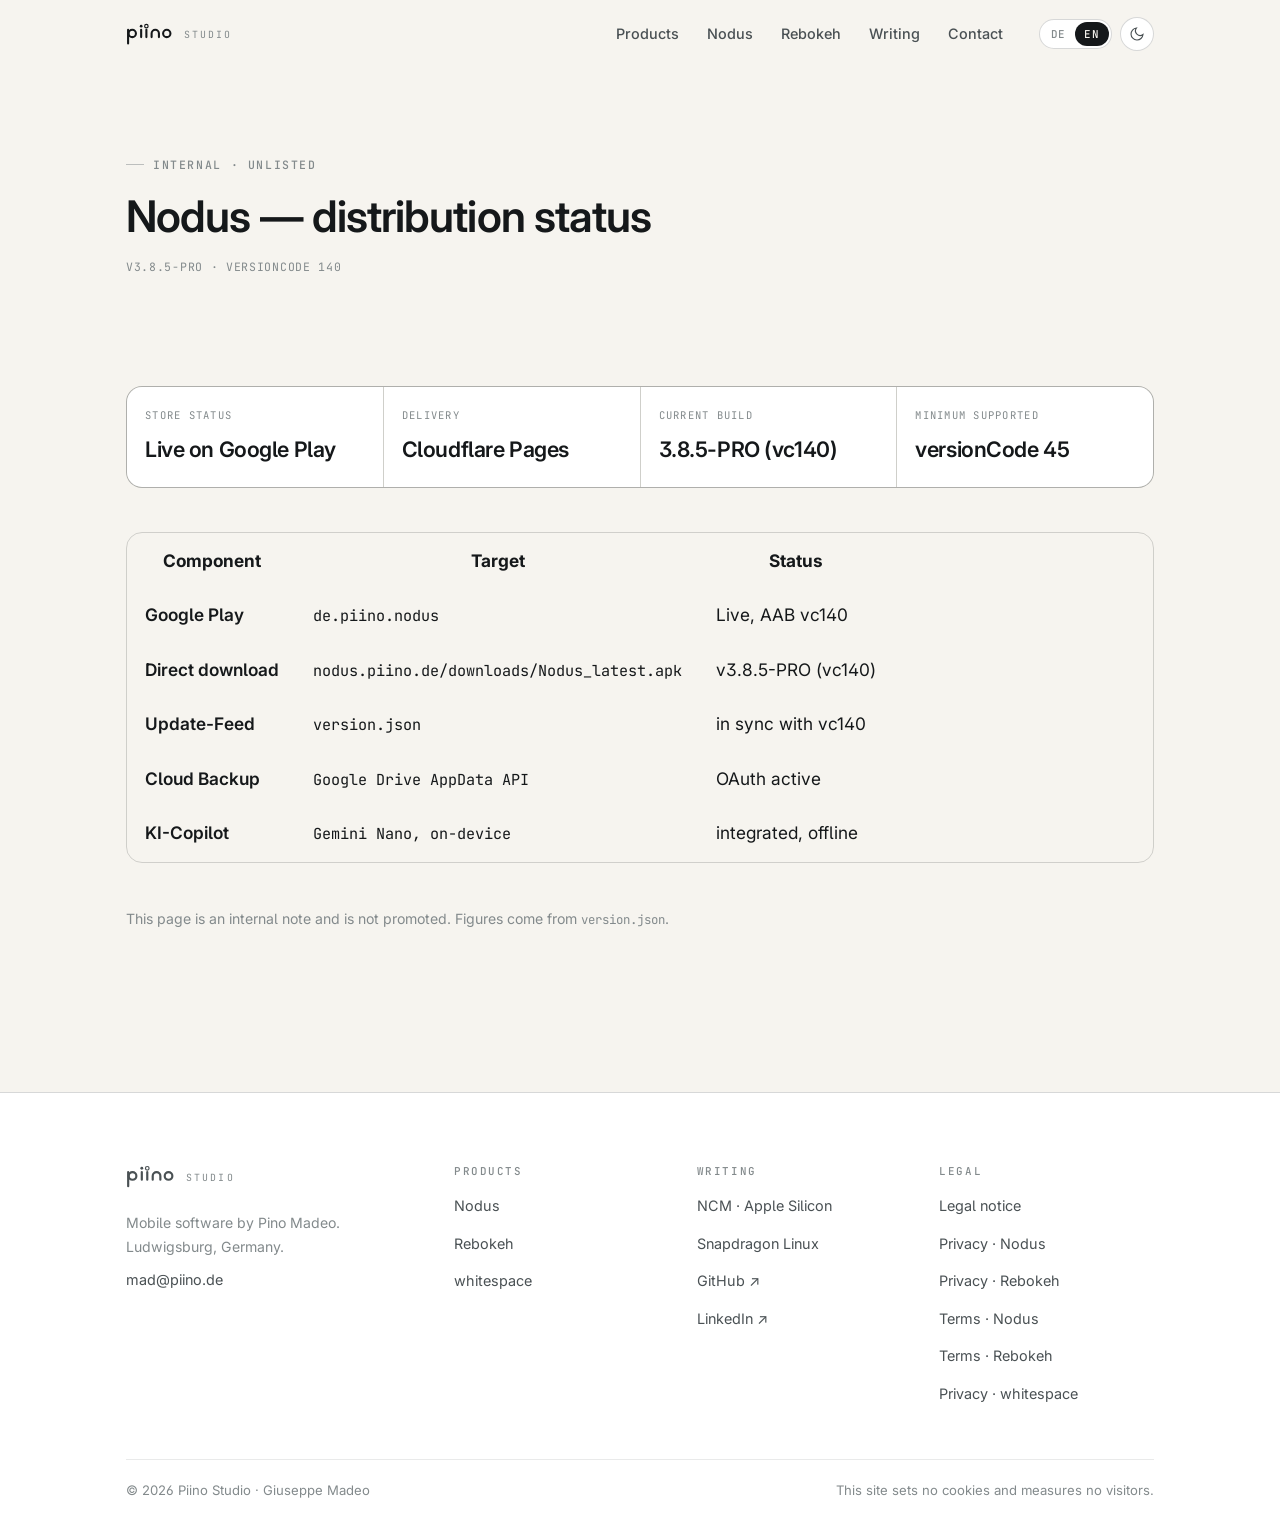
<file: stats.html>
<!DOCTYPE html>
<html lang="de" data-lang="de">
<head>
<meta charset="utf-8">
<meta name="viewport" content="width=device-width, initial-scale=1">
<meta name="robots" content="noindex">
<title>Status — Nodus Verteilung (intern)</title>
<meta name="title-de" content="Status — Nodus Verteilung (intern)">
<meta name="title-en" content="Status — Nodus distribution (internal)">
<meta name="description" content="Interne Statusübersicht zur Verteilung von Nodus.">
<meta name="description-de" content="Interne Statusübersicht zur Verteilung von Nodus.">
<meta name="description-en" content="Internal status overview for Nodus distribution.">
<meta name="theme-color" content="#F6F4EF" media="(prefers-color-scheme: light)">
<meta name="theme-color" content="#101311" media="(prefers-color-scheme: dark)">
<meta property="og:type" content="website">
<meta property="og:title" content="Status — Nodus Verteilung (intern)">
<meta property="og:description" content="Interne Statusübersicht zur Verteilung von Nodus.">
<meta property="og:url" content="https://www.piino.de/stats.html">
<meta property="og:image" content="https://www.piino.de/og-piino.png">
<meta property="og:image:width" content="1200">
<meta property="og:image:height" content="630">
<meta property="og:site_name" content="Piino Studio">
<meta property="og:locale" content="de_DE">
<meta property="og:locale:alternate" content="en_US">
<meta name="twitter:card" content="summary_large_image">
<link rel="canonical" href="https://www.piino.de/stats.html">
<link rel="icon" href="favicon.svg" type="image/svg+xml">
<link rel="preconnect" href="https://fonts.googleapis.com">
<link rel="preconnect" href="https://fonts.gstatic.com" crossorigin>
<link href="https://fonts.googleapis.com/css2?family=Inter:wght@400;500;600&family=Instrument+Serif:ital@0;1&family=JetBrains+Mono:wght@400;500&display=swap" rel="stylesheet">
<link rel="stylesheet" href="styles.css">
<script>
(function(){var r=document.documentElement,t=null,l=null;
try{t=localStorage.getItem('piino-theme');l=localStorage.getItem('piino-lang');}catch(e){}
if(t){r.setAttribute('data-theme',t);}
if(!l){l=(navigator.language||'de').toLowerCase().slice(0,2)==='de'?'de':'en';}
r.setAttribute('data-lang',l);r.setAttribute('lang',l);})();
</script>
</head>
<body>
<a class="skip-link" href="#main"><span lang="de">Zum Inhalt springen</span><span lang="en">Skip to content</span></a>

<header class="site-header">
  <div class="wrap site-header__inner">
    <a class="brand" href="index.html" aria-label="Piino Studio">
      <svg viewBox="0 0 91 44" fill="none" aria-hidden="true"><g stroke="currentColor" stroke-width="4" stroke-linecap="round"><path d="M4 13v26"/><circle cx="12" cy="20" r="7"/><path d="M29 13v14"/><path d="M39 13v14"/><circle cx="39" cy="6" r="3.3" stroke-width="2.2"/><path d="M49 27v-7a7 7 0 0 1 14 0v7"/><circle cx="78" cy="20" r="7"/></g><circle cx="29" cy="6" r="2.6" fill="currentColor"/></svg>
      <span class="brand__sub">studio</span>
    </a>
    <nav class="site-nav" id="site-nav">
      <a class="nav-link" href="index.html#produkte"><span lang="de">Produkte</span><span lang="en">Products</span></a>
      <a class="nav-link" href="nodus.html">Nodus</a>
      <a class="nav-link" href="rebokeh.html">Rebokeh</a>
      <a class="nav-link" href="index.html#lesen"><span lang="de">Artikel</span><span lang="en">Writing</span></a>
      <a class="nav-link" href="index.html#kontakt"><span lang="de">Kontakt</span><span lang="en">Contact</span></a>
    </nav>
    <div class="header-tools">
      <div class="lang-switch" role="group" aria-label="Sprache / Language">
        <button type="button" data-lang-btn="de" aria-pressed="true">DE</button>
        <button type="button" data-lang-btn="en" aria-pressed="false">EN</button>
      </div>
      <button class="icon-btn" type="button" data-theme-toggle aria-label="Design umschalten / Toggle theme">
        <svg class="i-moon" viewBox="0 0 24 24" fill="none" stroke="currentColor" stroke-width="1.7" aria-hidden="true"><path d="M21 12.8A9 9 0 1 1 11.2 3a7 7 0 0 0 9.8 9.8z"/></svg>
        <svg class="i-sun" viewBox="0 0 24 24" fill="none" stroke="currentColor" stroke-width="1.7" aria-hidden="true"><circle cx="12" cy="12" r="4"/><path d="M12 2v2m0 16v2M4.9 4.9l1.4 1.4m11.4 11.4 1.4 1.4M2 12h2m16 0h2M4.9 19.1l1.4-1.4M17.7 6.3l1.4-1.4"/></svg>
      </button>
      <button class="icon-btn nav-toggle" type="button" data-nav-toggle aria-expanded="false" aria-controls="site-nav" aria-label="Menü / Menu">
        <svg viewBox="0 0 24 24" fill="none" stroke="currentColor" stroke-width="1.7" aria-hidden="true"><path d="M4 7h16M4 12h16M4 17h16"/></svg>
      </button>
    </div>
  </div>
</header>

<main id="main">
<section class="page-head">
  <div class="wrap">
    <p class="eyebrow" lang="de">Intern · nicht verlinkt</p>
    <p class="eyebrow" lang="en">Internal · unlisted</p>
    <h1 lang="de">Nodus – Verteilungsstatus</h1>
    <h1 lang="en">Nodus — distribution status</h1>
    <p class="legal-meta" style="margin-top: 16px;">v3.8.5-PRO · versionCode 140</p>
  </div>
</section>

<section class="section section--tight">
  <div class="wrap">
    <dl class="stats" style="margin-bottom: clamp(28px, 4vw, 44px);">
      <div>
        <dt lang="de">Store-Status</dt><dt lang="en">Store status</dt>
        <dd lang="de">Live im Google Play Store</dd><dd lang="en">Live on Google Play</dd>
      </div>
      <div>
        <dt lang="de">Auslieferung</dt><dt lang="en">Delivery</dt>
        <dd>Cloudflare Pages</dd>
      </div>
      <div>
        <dt lang="de">Aktueller Build</dt><dt lang="en">Current build</dt>
        <dd>3.8.5-PRO (vc140)</dd>
      </div>
      <div>
        <dt lang="de">Mindestversion</dt><dt lang="en">Minimum supported</dt>
        <dd>versionCode 45</dd>
      </div>
    </dl>

    <div class="table-scroll">
      <table>
        <thead>
          <tr>
            <th><span lang="de">Komponente</span><span lang="en">Component</span></th>
            <th><span lang="de">Ziel</span><span lang="en">Target</span></th>
            <th>Status</th>
          </tr>
        </thead>
        <tbody>
          <tr>
            <td><strong>Google Play</strong></td>
            <td><code>de.piino.nodus</code></td>
            <td><span lang="de">Live, AAB vc140</span><span lang="en">Live, AAB vc140</span></td>
          </tr>
          <tr>
            <td><strong><span lang="de">Direkt-Download</span><span lang="en">Direct download</span></strong></td>
            <td><code>nodus.piino.de/downloads/Nodus_latest.apk</code></td>
            <td>v3.8.5-PRO (vc140)</td>
          </tr>
          <tr>
            <td><strong>Update-Feed</strong></td>
            <td><code>version.json</code></td>
            <td><span lang="de">synchron mit vc140</span><span lang="en">in sync with vc140</span></td>
          </tr>
          <tr>
            <td><strong>Cloud Backup</strong></td>
            <td><code>Google Drive AppData API</code></td>
            <td><span lang="de">OAuth aktiv</span><span lang="en">OAuth active</span></td>
          </tr>
          <tr>
            <td><strong>KI-Copilot</strong></td>
            <td><code>Gemini Nano, on-device</code></td>
            <td><span lang="de">offline integriert</span><span lang="en">integrated, offline</span></td>
          </tr>
        </tbody>
      </table>
    </div>
    <p class="small mt-l" lang="de">Diese Seite ist eine interne Notiz und wird nicht beworben. Zahlen stammen aus <code>version.json</code>.</p>
    <p class="small mt-l" lang="en">This page is an internal note and is not promoted. Figures come from <code>version.json</code>.</p>
  </div>
</section>

</main>

<footer class="site-footer">
  <div class="wrap">
    <div class="footer-grid">
      <div>
        <a class="brand" href="index.html" aria-label="Piino Studio">
          <svg viewBox="0 0 91 44" fill="none" aria-hidden="true" style="height: 24px;"><g stroke="currentColor" stroke-width="4" stroke-linecap="round"><path d="M4 13v26"/><circle cx="12" cy="20" r="7"/><path d="M29 13v14"/><path d="M39 13v14"/><circle cx="39" cy="6" r="3.3" stroke-width="2.2"/><path d="M49 27v-7a7 7 0 0 1 14 0v7"/><circle cx="78" cy="20" r="7"/></g><circle cx="29" cy="6" r="2.6" fill="currentColor"/></svg>
          <span class="brand__sub">studio</span>
        </a>
        <p class="small" style="margin-top: 14px; max-width: 34ch;" lang="de">Mobile Software von Pino Madeo. Ludwigsburg, Deutschland.</p>
        <p class="small" style="margin-top: 14px; max-width: 34ch;" lang="en">Mobile software by Pino Madeo. Ludwigsburg, Germany.</p>
        <p class="small" style="margin-top: 10px;"><a href="mailto:mad@piino.de">mad@piino.de</a></p>
      </div>
      <div>
        <h4 lang="de">Produkte</h4><h4 lang="en">Products</h4>
        <ul>
          <li><a href="nodus.html">Nodus</a></li>
          <li><a href="rebokeh.html">Rebokeh</a></li>
          <li><a href="index.html#produkte">whitespace</a></li>
        </ul>
      </div>
      <div>
        <h4 lang="de">Artikel</h4><h4 lang="en">Writing</h4>
        <ul>
          <li><a href="ncm-m5pro.html">NCM &middot; Apple Silicon</a></li>
          <li><a href="honor-magicbook-art-14-linux.html">Snapdragon Linux</a></li>
          <li><a href="https://github.com/PiinoStudio" target="_blank" rel="noopener">GitHub &#8599;</a></li>
          <li><a href="https://www.linkedin.com/in/giuseppe-madeo-734a32218/" target="_blank" rel="noopener">LinkedIn &#8599;</a></li>
        </ul>
      </div>
      <div>
        <h4 lang="de">Rechtliches</h4><h4 lang="en">Legal</h4>
        <ul>
          <li><a href="impressum.html"><span lang="de">Impressum</span><span lang="en">Legal notice</span></a></li>
          <li><a href="datenschutz.html"><span lang="de">Datenschutz Nodus</span><span lang="en">Privacy &middot; Nodus</span></a></li>
          <li><a href="rebokeh-datenschutz.html"><span lang="de">Datenschutz Rebokeh</span><span lang="en">Privacy &middot; Rebokeh</span></a></li>
          <li><a href="nodus-nutzungsbedingungen.html"><span lang="de">Nutzungsbedingungen Nodus</span><span lang="en">Terms &middot; Nodus</span></a></li>
          <li><a href="rebokeh-nutzungsbedingungen.html"><span lang="de">Nutzungsbedingungen Rebokeh</span><span lang="en">Terms &middot; Rebokeh</span></a></li>
          <li><a href="whitespace-datenschutz.html"><span lang="de">Datenschutz whitespace</span><span lang="en">Privacy &middot; whitespace</span></a></li>
        </ul>
      </div>
    </div>
    <div class="footer-bottom">
      <p>&copy; <span data-year>2026</span> Piino Studio &middot; Giuseppe Madeo</p>
      <p lang="de">Diese Seite setzt keine Cookies und misst keine Besucher.</p>
      <p lang="en">This site sets no cookies and measures no visitors.</p>
    </div>
  </div>
</footer>

<script src="app.js" defer></script>
</body>
</html>
</file>
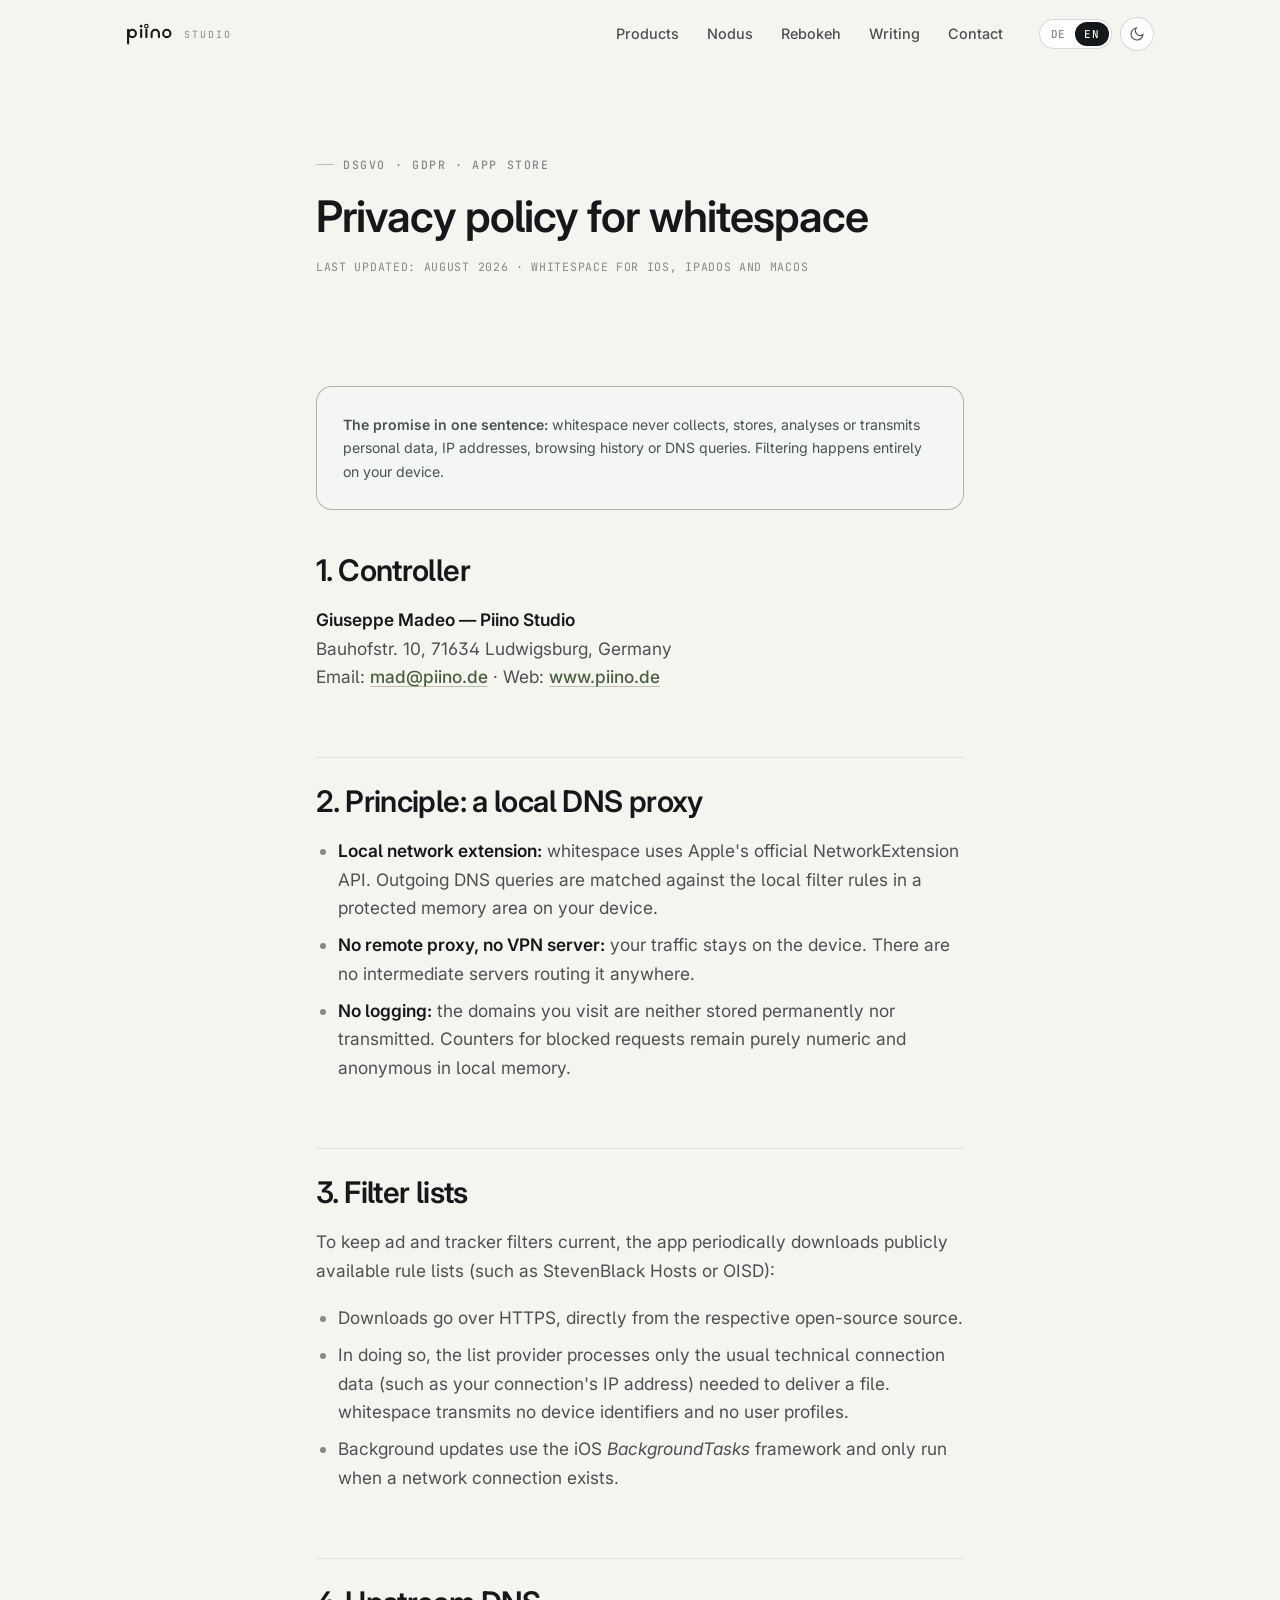
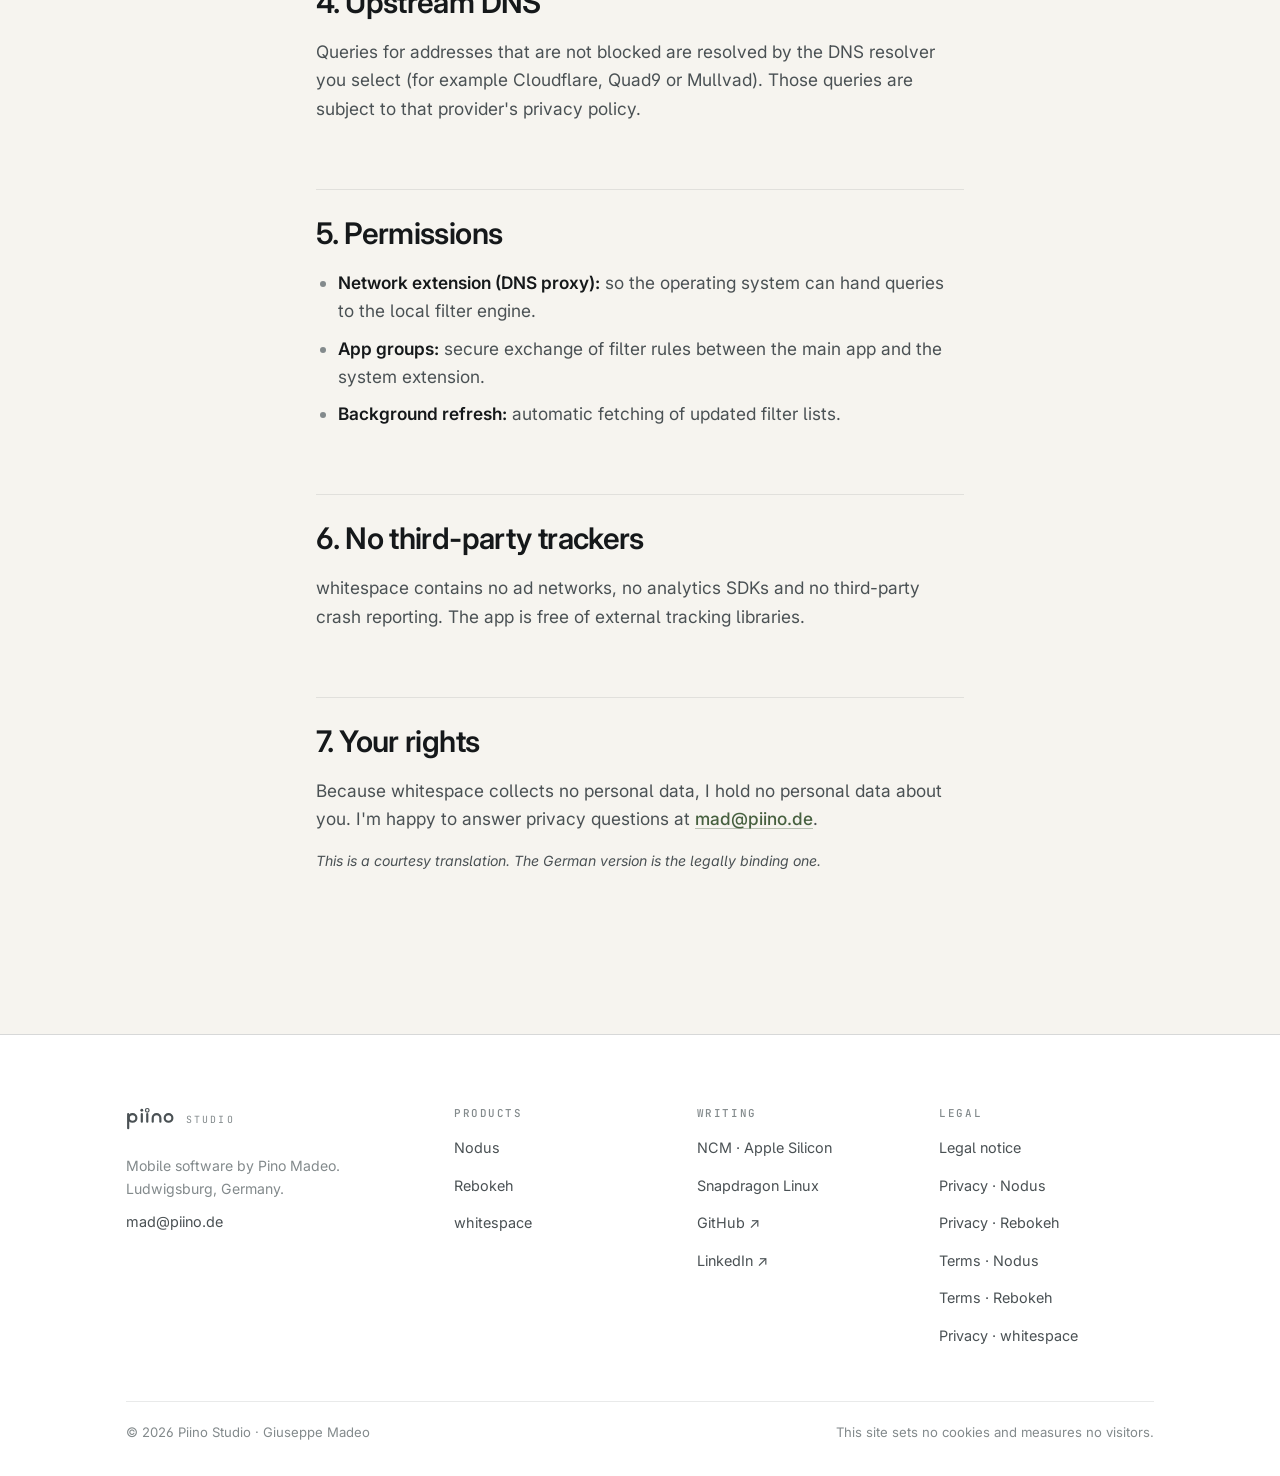
<file: whitespace-datenschutz.html>
<!DOCTYPE html>
<html lang="de" data-lang="de">
<head>
<meta charset="utf-8">
<meta name="viewport" content="width=device-width, initial-scale=1">
<title>Datenschutzerklärung whitespace — Piino Studio</title>
<meta name="title-de" content="Datenschutzerklärung whitespace — Piino Studio">
<meta name="title-en" content="Privacy policy for whitespace — Piino Studio">
<meta name="description" content="Datenschutzerklärung für whitespace: DNS-Filterung vollständig auf dem Gerät, keine Protokollierung, keine Tracker.">
<meta name="description-de" content="Datenschutzerklärung für whitespace: DNS-Filterung vollständig auf dem Gerät, keine Protokollierung, keine Tracker.">
<meta name="description-en" content="Privacy policy for whitespace: DNS filtering entirely on-device, no logging, no trackers.">
<meta name="theme-color" content="#F6F4EF" media="(prefers-color-scheme: light)">
<meta name="theme-color" content="#101311" media="(prefers-color-scheme: dark)">
<meta property="og:type" content="website">
<meta property="og:title" content="Datenschutzerklärung whitespace — Piino Studio">
<meta property="og:description" content="Datenschutzerklärung für whitespace: DNS-Filterung vollständig auf dem Gerät, keine Protokollierung, keine Tracker.">
<meta property="og:url" content="https://www.piino.de/whitespace-datenschutz.html">
<meta property="og:image" content="https://www.piino.de/og-piino.png">
<meta property="og:image:width" content="1200">
<meta property="og:image:height" content="630">
<meta property="og:site_name" content="Piino Studio">
<meta property="og:locale" content="de_DE">
<meta property="og:locale:alternate" content="en_US">
<meta name="twitter:card" content="summary_large_image">
<link rel="canonical" href="https://www.piino.de/whitespace-datenschutz.html">
<link rel="icon" href="favicon.svg" type="image/svg+xml">
<link rel="preconnect" href="https://fonts.googleapis.com">
<link rel="preconnect" href="https://fonts.gstatic.com" crossorigin>
<link href="https://fonts.googleapis.com/css2?family=Inter:wght@400;500;600&family=Instrument+Serif:ital@0;1&family=JetBrains+Mono:wght@400;500&display=swap" rel="stylesheet">
<link rel="stylesheet" href="styles.css">
<script>
(function(){var r=document.documentElement,t=null,l=null;
try{t=localStorage.getItem('piino-theme');l=localStorage.getItem('piino-lang');}catch(e){}
if(t){r.setAttribute('data-theme',t);}
if(!l){l=(navigator.language||'de').toLowerCase().slice(0,2)==='de'?'de':'en';}
r.setAttribute('data-lang',l);r.setAttribute('lang',l);})();
</script>
</head>
<body>
<a class="skip-link" href="#main"><span lang="de">Zum Inhalt springen</span><span lang="en">Skip to content</span></a>

<header class="site-header">
  <div class="wrap site-header__inner">
    <a class="brand" href="index.html" aria-label="Piino Studio">
      <svg viewBox="0 0 91 44" fill="none" aria-hidden="true"><g stroke="currentColor" stroke-width="4" stroke-linecap="round"><path d="M4 13v26"/><circle cx="12" cy="20" r="7"/><path d="M29 13v14"/><path d="M39 13v14"/><circle cx="39" cy="6" r="3.3" stroke-width="2.2"/><path d="M49 27v-7a7 7 0 0 1 14 0v7"/><circle cx="78" cy="20" r="7"/></g><circle cx="29" cy="6" r="2.6" fill="currentColor"/></svg>
      <span class="brand__sub">studio</span>
    </a>
    <nav class="site-nav" id="site-nav">
      <a class="nav-link" href="index.html#produkte"><span lang="de">Produkte</span><span lang="en">Products</span></a>
      <a class="nav-link" href="nodus.html">Nodus</a>
      <a class="nav-link" href="rebokeh.html">Rebokeh</a>
      <a class="nav-link" href="index.html#lesen"><span lang="de">Artikel</span><span lang="en">Writing</span></a>
      <a class="nav-link" href="index.html#kontakt"><span lang="de">Kontakt</span><span lang="en">Contact</span></a>
    </nav>
    <div class="header-tools">
      <div class="lang-switch" role="group" aria-label="Sprache / Language">
        <button type="button" data-lang-btn="de" aria-pressed="true">DE</button>
        <button type="button" data-lang-btn="en" aria-pressed="false">EN</button>
      </div>
      <button class="icon-btn" type="button" data-theme-toggle aria-label="Design umschalten / Toggle theme">
        <svg class="i-moon" viewBox="0 0 24 24" fill="none" stroke="currentColor" stroke-width="1.7" aria-hidden="true"><path d="M21 12.8A9 9 0 1 1 11.2 3a7 7 0 0 0 9.8 9.8z"/></svg>
        <svg class="i-sun" viewBox="0 0 24 24" fill="none" stroke="currentColor" stroke-width="1.7" aria-hidden="true"><circle cx="12" cy="12" r="4"/><path d="M12 2v2m0 16v2M4.9 4.9l1.4 1.4m11.4 11.4 1.4 1.4M2 12h2m16 0h2M4.9 19.1l1.4-1.4M17.7 6.3l1.4-1.4"/></svg>
      </button>
      <button class="icon-btn nav-toggle" type="button" data-nav-toggle aria-expanded="false" aria-controls="site-nav" aria-label="Menü / Menu">
        <svg viewBox="0 0 24 24" fill="none" stroke="currentColor" stroke-width="1.7" aria-hidden="true"><path d="M4 7h16M4 12h16M4 17h16"/></svg>
      </button>
    </div>
  </div>
</header>

<main id="main">
<section class="page-head">
  <div class="wrap wrap-narrow">
    <p class="eyebrow">DSGVO · GDPR · App Store</p>
    <h1 lang="de">Datenschutzerklärung whitespace</h1>
    <h1 lang="en">Privacy policy for whitespace</h1>
    <p class="legal-meta" style="margin-top: 16px;" lang="de">Stand: August 2026 · whitespace für iOS, iPadOS und macOS</p>
    <p class="legal-meta" style="margin-top: 16px;" lang="en">Last updated: August 2026 · whitespace for iOS, iPadOS and macOS</p>
  </div>
</section>

<section class="section section--tight">
  <div class="wrap wrap-narrow">
    <div class="note" style="--p: var(--sage); margin-bottom: clamp(28px, 4vw, 44px);">
      <p lang="de"><strong>Das Versprechen in einem Satz:</strong> whitespace erfasst, speichert, analysiert und überträgt zu keinem Zeitpunkt persönliche Daten, IP-Adressen, Surf-Historien oder DNS-Anfragen. Die Filterung läuft vollständig auf Ihrem Gerät.</p>
      <p lang="en"><strong>The promise in one sentence:</strong> whitespace never collects, stores, analyses or transmits personal data, IP addresses, browsing history or DNS queries. Filtering happens entirely on your device.</p>
    </div>

    <div class="prose" lang="de">
      <h2 style="border: 0; padding-top: 0; margin-top: 0;">1. Verantwortlicher</h2>
      <p><strong>Giuseppe Madeo — Piino Studio</strong><br>Bauhofstr. 10, 71634 Ludwigsburg, Deutschland<br>E-Mail: <a href="mailto:mad@piino.de">mad@piino.de</a> · Web: <a href="https://www.piino.de">www.piino.de</a></p>

      <h2>2. Grundsatz: lokaler DNS-Proxy</h2>
      <ul>
        <li><strong>Lokale Network Extension:</strong> whitespace nutzt die offizielle Apple-NetworkExtension-Schnittstelle. Ausgehende DNS-Anfragen werden in einem geschützten Speicherbereich direkt auf Ihrem Gerät mit den lokalen Filterregeln abgeglichen.</li>
        <li><strong>Kein Remote-Proxy, kein VPN-Server:</strong> Ihr Datenverkehr verbleibt auf dem Gerät. Es gibt keine Zwischenserver, über die Verkehr umgeleitet wird.</li>
        <li><strong>Keine Protokollierung:</strong> Aufgerufene Domains werden weder dauerhaft gespeichert noch übermittelt. Zähler für blockierte Anfragen bleiben rein numerisch und anonym im lokalen Speicher.</li>
      </ul>

      <h2>3. Filterlisten</h2>
      <p>Für aktuelle Werbe- und Trackingfilter lädt die App regelmäßig öffentlich zugängliche Regellisten (etwa StevenBlack Hosts oder OISD):</p>
      <ul>
        <li>Der Download erfolgt per HTTPS direkt von der jeweiligen Open-Source-Quelle.</li>
        <li>Dabei verarbeitet der Anbieter der Liste nur die üblichen technischen Verbindungsdaten (etwa die IP-Adresse Ihres Anschlusses), die zur Auslieferung einer Datei nötig sind. whitespace übermittelt keine Gerätekennungen und keine Nutzerprofile.</li>
        <li>Aktualisierungen im Hintergrund laufen über das iOS-Framework <em>BackgroundTasks</em> und nur bei bestehender Netzwerkverbindung.</li>
      </ul>

      <h2>4. Upstream-DNS</h2>
      <p>Anfragen an nicht blockierte Adressen löst der von Ihnen gewählte DNS-Resolver auf (etwa Cloudflare, Quad9 oder Mullvad). Für diese Anfragen gelten die Datenschutzbestimmungen des jeweiligen Anbieters.</p>

      <h2>5. Berechtigungen</h2>
      <ul>
        <li><strong>Network Extension (DNS-Proxy):</strong> damit das Betriebssystem Anfragen an die lokale Filter-Engine übergeben kann.</li>
        <li><strong>App Groups:</strong> sicherer Austausch der Filterregeln zwischen Haupt-App und Systemerweiterung.</li>
        <li><strong>Hintergrund-Aktualisierung:</strong> automatisches Nachladen aktueller Filterlisten.</li>
      </ul>

      <h2>6. Keine Drittanbieter-Tracker</h2>
      <p>whitespace enthält keine Werbenetzwerke, keine Analyse-SDKs und keine Crash-Reporting-Dienste von Drittanbietern. Die App ist frei von externen Tracking-Bibliotheken.</p>

      <h2>7. Ihre Rechte</h2>
      <p>Da whitespace keine personenbezogenen Daten erhebt, liegen bei mir keine personenbezogenen Daten über Sie vor. Fragen zum Datenschutz beantworte ich gern unter <a href="mailto:mad@piino.de">mad@piino.de</a>.</p>
    </div>

    <div class="prose" lang="en">
      <h2 style="border: 0; padding-top: 0; margin-top: 0;">1. Controller</h2>
      <p><strong>Giuseppe Madeo — Piino Studio</strong><br>Bauhofstr. 10, 71634 Ludwigsburg, Germany<br>Email: <a href="mailto:mad@piino.de">mad@piino.de</a> · Web: <a href="https://www.piino.de">www.piino.de</a></p>

      <h2>2. Principle: a local DNS proxy</h2>
      <ul>
        <li><strong>Local network extension:</strong> whitespace uses Apple's official NetworkExtension API. Outgoing DNS queries are matched against the local filter rules in a protected memory area on your device.</li>
        <li><strong>No remote proxy, no VPN server:</strong> your traffic stays on the device. There are no intermediate servers routing it anywhere.</li>
        <li><strong>No logging:</strong> the domains you visit are neither stored permanently nor transmitted. Counters for blocked requests remain purely numeric and anonymous in local memory.</li>
      </ul>

      <h2>3. Filter lists</h2>
      <p>To keep ad and tracker filters current, the app periodically downloads publicly available rule lists (such as StevenBlack Hosts or OISD):</p>
      <ul>
        <li>Downloads go over HTTPS, directly from the respective open-source source.</li>
        <li>In doing so, the list provider processes only the usual technical connection data (such as your connection's IP address) needed to deliver a file. whitespace transmits no device identifiers and no user profiles.</li>
        <li>Background updates use the iOS <em>BackgroundTasks</em> framework and only run when a network connection exists.</li>
      </ul>

      <h2>4. Upstream DNS</h2>
      <p>Queries for addresses that are not blocked are resolved by the DNS resolver you select (for example Cloudflare, Quad9 or Mullvad). Those queries are subject to that provider's privacy policy.</p>

      <h2>5. Permissions</h2>
      <ul>
        <li><strong>Network extension (DNS proxy):</strong> so the operating system can hand queries to the local filter engine.</li>
        <li><strong>App groups:</strong> secure exchange of filter rules between the main app and the system extension.</li>
        <li><strong>Background refresh:</strong> automatic fetching of updated filter lists.</li>
      </ul>

      <h2>6. No third-party trackers</h2>
      <p>whitespace contains no ad networks, no analytics SDKs and no third-party crash reporting. The app is free of external tracking libraries.</p>

      <h2>7. Your rights</h2>
      <p>Because whitespace collects no personal data, I hold no personal data about you. I'm happy to answer privacy questions at <a href="mailto:mad@piino.de">mad@piino.de</a>.</p>

      <p class="small"><em>This is a courtesy translation. The German version is the legally binding one.</em></p>
    </div>
  </div>
</section>

</main>

<footer class="site-footer">
  <div class="wrap">
    <div class="footer-grid">
      <div>
        <a class="brand" href="index.html" aria-label="Piino Studio">
          <svg viewBox="0 0 91 44" fill="none" aria-hidden="true" style="height: 24px;"><g stroke="currentColor" stroke-width="4" stroke-linecap="round"><path d="M4 13v26"/><circle cx="12" cy="20" r="7"/><path d="M29 13v14"/><path d="M39 13v14"/><circle cx="39" cy="6" r="3.3" stroke-width="2.2"/><path d="M49 27v-7a7 7 0 0 1 14 0v7"/><circle cx="78" cy="20" r="7"/></g><circle cx="29" cy="6" r="2.6" fill="currentColor"/></svg>
          <span class="brand__sub">studio</span>
        </a>
        <p class="small" style="margin-top: 14px; max-width: 34ch;" lang="de">Mobile Software von Pino Madeo. Ludwigsburg, Deutschland.</p>
        <p class="small" style="margin-top: 14px; max-width: 34ch;" lang="en">Mobile software by Pino Madeo. Ludwigsburg, Germany.</p>
        <p class="small" style="margin-top: 10px;"><a href="mailto:mad@piino.de">mad@piino.de</a></p>
      </div>
      <div>
        <h4 lang="de">Produkte</h4><h4 lang="en">Products</h4>
        <ul>
          <li><a href="nodus.html">Nodus</a></li>
          <li><a href="rebokeh.html">Rebokeh</a></li>
          <li><a href="index.html#produkte">whitespace</a></li>
        </ul>
      </div>
      <div>
        <h4 lang="de">Artikel</h4><h4 lang="en">Writing</h4>
        <ul>
          <li><a href="ncm-m5pro.html">NCM &middot; Apple Silicon</a></li>
          <li><a href="honor-magicbook-art-14-linux.html">Snapdragon Linux</a></li>
          <li><a href="https://github.com/PiinoStudio" target="_blank" rel="noopener">GitHub &#8599;</a></li>
          <li><a href="https://www.linkedin.com/in/giuseppe-madeo-734a32218/" target="_blank" rel="noopener">LinkedIn &#8599;</a></li>
        </ul>
      </div>
      <div>
        <h4 lang="de">Rechtliches</h4><h4 lang="en">Legal</h4>
        <ul>
          <li><a href="impressum.html"><span lang="de">Impressum</span><span lang="en">Legal notice</span></a></li>
          <li><a href="datenschutz.html"><span lang="de">Datenschutz Nodus</span><span lang="en">Privacy &middot; Nodus</span></a></li>
          <li><a href="rebokeh-datenschutz.html"><span lang="de">Datenschutz Rebokeh</span><span lang="en">Privacy &middot; Rebokeh</span></a></li>
          <li><a href="nodus-nutzungsbedingungen.html"><span lang="de">Nutzungsbedingungen Nodus</span><span lang="en">Terms &middot; Nodus</span></a></li>
          <li><a href="rebokeh-nutzungsbedingungen.html"><span lang="de">Nutzungsbedingungen Rebokeh</span><span lang="en">Terms &middot; Rebokeh</span></a></li>
          <li><a href="whitespace-datenschutz.html"><span lang="de">Datenschutz whitespace</span><span lang="en">Privacy &middot; whitespace</span></a></li>
        </ul>
      </div>
    </div>
    <div class="footer-bottom">
      <p>&copy; <span data-year>2026</span> Piino Studio &middot; Giuseppe Madeo</p>
      <p lang="de">Diese Seite setzt keine Cookies und misst keine Besucher.</p>
      <p lang="en">This site sets no cookies and measures no visitors.</p>
    </div>
  </div>
</footer>

<script src="app.js" defer></script>
</body>
</html>
</file>
<file: styles.css>
/* =========================================================
   piino studio — Design System
   Warm paper · ink · sage. Hell & dunkel, DE & EN.
   Kein Build-Step: reines CSS, Custom Properties.
   ========================================================= */

/* ---------- 1. Tokens ---------- */
:root {
  /* Farben — hell (Standard) */
  --paper:      #F6F4EF;
  --paper-2:    #FFFFFF;
  --paper-3:    #EEEAE1;
  --ink:        #15181A;
  --ink-2:      #4A5154;
  --ink-3:      #838A8C;
  --line:       rgba(21, 24, 26, 0.17);
  --line-soft:  rgba(21, 24, 26, 0.09);
  --sage:       #5F7D59;
  --sage-2:     #46603F;
  --sage-soft:  #E2EADD;
  --shadow:     0 1px 2px rgba(21,24,26,.04), 0 12px 32px -18px rgba(21,24,26,.28);
  --shadow-lg:  0 2px 4px rgba(21,24,26,.04), 0 28px 60px -28px rgba(21,24,26,.34);

  /* Produkt-Akzente */
  --nodus:      #2C6B78;
  --rebokeh:    #5F55B8;
  --whitespace: #41484D;
  --research:   #8A6A2F;

  /* Flächen für Akzent-Töne (hell) */
  --accent:     var(--sage);
  --accent-ink: #FFFFFF;

  /* Typografie */
  --sans:  'Inter', -apple-system, BlinkMacSystemFont, 'Segoe UI', Roboto, sans-serif;
  --serif: 'Instrument Serif', Georgia, 'Times New Roman', serif;
  --mono:  'JetBrains Mono', ui-monospace, SFMono-Regular, Menlo, monospace;

  --step--1: clamp(.82rem, .79rem + .12vw, .88rem);
  --step-0:  clamp(1rem, .97rem + .16vw, 1.08rem);
  --step-1:  clamp(1.15rem, 1.08rem + .32vw, 1.35rem);
  --step-2:  clamp(1.45rem, 1.3rem + .7vw, 1.9rem);
  --step-3:  clamp(1.9rem, 1.6rem + 1.4vw, 2.8rem);
  --step-4:  clamp(2.4rem, 1.8rem + 2.9vw, 4.4rem);

  /* Maße */
  --wrap: 1140px;
  --wrap-narrow: 760px;
  --gutter: clamp(20px, 5vw, 56px);
  --r-sm: 10px;
  --r:    16px;
  --r-lg: 24px;
  --r-xl: 32px;

  color-scheme: light;
}

/* Dunkel: Systemvorgabe, sofern nicht manuell auf hell gestellt */
@media (prefers-color-scheme: dark) {
  :root:not([data-theme="light"]) {
    --paper:     #101311;
    --paper-2:   #171B18;
    --paper-3:   #1D221F;
    --ink:       #ECEEE9;
    --ink-2:     #AEB5AF;
    --ink-3:     #7B837E;
    --line:      rgba(236, 238, 233, 0.14);
    --line-soft: rgba(236, 238, 233, 0.08);
    --sage:      #9CBB93;
    --sage-2:    #B4CFAC;
    --sage-soft: #223027;
    --shadow:    0 1px 2px rgba(0,0,0,.4), 0 14px 34px -20px rgba(0,0,0,.8);
    --shadow-lg: 0 2px 6px rgba(0,0,0,.44), 0 30px 64px -30px rgba(0,0,0,.9);
    --nodus:      #6FC2CF;
    --rebokeh:    #A79BF5;
    --whitespace: #AEB8BD;
    --research:   #D9B873;
    --accent-ink: #0E130F;
    color-scheme: dark;
  }
}

/* Manuell gewählter Dunkelmodus */
:root[data-theme="dark"] {
  --paper:     #101311;
  --paper-2:   #171B18;
  --paper-3:   #1D221F;
  --ink:       #ECEEE9;
  --ink-2:     #AEB5AF;
  --ink-3:     #7B837E;
  --line:      rgba(236, 238, 233, 0.14);
  --line-soft: rgba(236, 238, 233, 0.08);
  --sage:      #9CBB93;
  --sage-2:    #B4CFAC;
  --sage-soft: #223027;
  --shadow:    0 1px 2px rgba(0,0,0,.4), 0 14px 34px -20px rgba(0,0,0,.8);
  --shadow-lg: 0 2px 6px rgba(0,0,0,.44), 0 30px 64px -30px rgba(0,0,0,.9);
  --nodus:      #6FC2CF;
  --rebokeh:    #A79BF5;
  --whitespace: #AEB8BD;
  --research:   #D9B873;
  --accent-ink: #0E130F;
  color-scheme: dark;
}

/* ---------- 2. Reset & Basis ---------- */
*, *::before, *::after { box-sizing: border-box; }
* { margin: 0; padding: 0; }

html { -webkit-text-size-adjust: 100%; scroll-behavior: smooth; }
@media (prefers-reduced-motion: reduce) {
  html { scroll-behavior: auto; }
  *, *::before, *::after { animation-duration: .001ms !important; transition-duration: .001ms !important; }
}

body {
  background: var(--paper);
  color: var(--ink);
  font-family: var(--sans);
  font-size: var(--step-0);
  line-height: 1.65;
  font-feature-settings: 'cv05' 1, 'ss01' 1;
  -webkit-font-smoothing: antialiased;
  overflow-x: hidden;
}

img, svg, video { display: block; max-width: 100%; }
img { height: auto; }

a { color: inherit; text-decoration-color: color-mix(in srgb, currentColor 35%, transparent); text-underline-offset: 3px; }
a:hover { text-decoration-color: currentColor; }

:focus-visible {
  outline: 2px solid var(--sage);
  outline-offset: 3px;
  border-radius: 4px;
}

::selection { background: var(--sage); color: var(--accent-ink); }

h1, h2, h3, h4 { line-height: 1.12; font-weight: 600; letter-spacing: -0.021em; text-wrap: balance; }
h1 { font-size: var(--step-4); }
h2 { font-size: var(--step-3); }
h3 { font-size: var(--step-1); letter-spacing: -0.012em; }
p  { text-wrap: pretty; }

strong { font-weight: 600; }
code, kbd, samp { font-family: var(--mono); font-size: .88em; }

hr { border: 0; border-top: 1px solid var(--line); margin: 0; }

/* ---------- 3. Sprachumschaltung ---------- */
/* Jede Übersetzung liegt als eigenes Element vor; die jeweils andere wird ausgeblendet. */
:root[data-lang="de"] [lang="en"] { display: none !important; }
:root[data-lang="en"] [lang="de"] { display: none !important; }

/* ---------- 4. Layout ---------- */
.wrap {
  width: 100%;
  max-width: var(--wrap);
  margin-inline: auto;
  padding-inline: var(--gutter);
}
.wrap-narrow { max-width: var(--wrap-narrow); }

section { position: relative; }
.section { padding-block: clamp(56px, 9vw, 112px); }
.section--tight { padding-block: clamp(40px, 6vw, 72px); }
.section + .section { border-top: 1px solid var(--line-soft); }

.stack > * + * { margin-top: 1rem; }
.cluster { display: flex; flex-wrap: wrap; gap: 12px; align-items: center; }

/* ---------- 5. Typo-Hilfen ---------- */
.eyebrow {
  font-family: var(--mono);
  font-size: .72rem;
  font-weight: 500;
  letter-spacing: .14em;
  text-transform: uppercase;
  color: var(--ink-3);
  display: inline-flex;
  align-items: center;
  gap: 9px;
}
.eyebrow::before {
  content: "";
  width: 18px;
  height: 1px;
  background: currentColor;
  opacity: .5;
}
.eyebrow--plain::before { display: none; }

.lead { font-size: var(--step-1); color: var(--ink-2); line-height: 1.55; max-width: 62ch; }
.muted { color: var(--ink-2); }
.small { font-size: var(--step--1); color: var(--ink-3); }
.serif-accent { font-family: var(--serif); font-weight: 400; font-style: italic; letter-spacing: -0.01em; }

.section-head {
  display: flex;
  flex-wrap: wrap;
  align-items: baseline;
  justify-content: space-between;
  gap: 16px 24px;
  margin-bottom: clamp(28px, 4vw, 48px);
}
.section-head h2 { font-size: var(--step-2); }
.section-head p { color: var(--ink-2); max-width: 46ch; font-size: var(--step--1); }

/* ---------- 6. Buttons ---------- */
.btn {
  --btn-bg: var(--ink);
  --btn-fg: var(--paper);
  display: inline-flex;
  align-items: center;
  gap: 9px;
  padding: 12px 20px;
  border: 1px solid transparent;
  border-radius: 999px;
  background: var(--btn-bg);
  color: var(--btn-fg);
  font: inherit;
  font-size: var(--step--1);
  font-weight: 550;
  letter-spacing: -0.005em;
  text-decoration: none;
  cursor: pointer;
  transition: transform .18s cubic-bezier(.2,.7,.3,1), box-shadow .18s, background-color .18s, border-color .18s, color .18s;
  white-space: nowrap;
}
.btn:hover { transform: translateY(-1px); box-shadow: var(--shadow); }
.btn:active { transform: translateY(0); }
.btn svg { width: 16px; height: 16px; flex: none; }

.btn--accent { --btn-bg: var(--sage); --btn-fg: var(--accent-ink); }
.btn--product { --btn-bg: var(--p, var(--sage)); --btn-fg: var(--accent-ink); }
.btn--ghost {
  --btn-bg: transparent;
  --btn-fg: var(--ink);
  border-color: color-mix(in srgb, var(--ink) 28%, transparent);
}
.btn--ghost:hover { border-color: color-mix(in srgb, var(--ink) 40%, transparent); background: var(--paper-2); }
.btn--sm { padding: 8px 15px; font-size: .82rem; }
.btn--lg { padding: 15px 26px; font-size: var(--step-0); }

.link-arrow {
  display: inline-flex;
  align-items: center;
  gap: 7px;
  font-weight: 550;
  font-size: var(--step--1);
  text-decoration: none;
  color: var(--p, var(--sage));
}
.link-arrow span.arr { transition: transform .2s cubic-bezier(.2,.7,.3,1); }
.link-arrow:hover span.arr { transform: translateX(4px); }

/* ---------- 7. Badges & Pills ---------- */
.badge {
  display: inline-flex;
  align-items: center;
  gap: 7px;
  padding: 5px 11px 5px 9px;
  border: 1px solid var(--line);
  border-radius: 999px;
  background: var(--paper-2);
  font-family: var(--mono);
  font-size: .68rem;
  font-weight: 500;
  letter-spacing: .09em;
  text-transform: uppercase;
  color: var(--ink-2);
  white-space: nowrap;
}
.badge .dot { width: 6px; height: 6px; border-radius: 50%; background: var(--ink-3); flex: none; }
.badge--live  { color: var(--sage-2); border-color: color-mix(in srgb, var(--sage) 40%, transparent); }
.badge--live .dot  { background: var(--sage); box-shadow: 0 0 0 3px color-mix(in srgb, var(--sage) 20%, transparent); }
.badge--beta  { color: var(--p, var(--rebokeh)); border-color: color-mix(in srgb, var(--p, var(--rebokeh)) 40%, transparent); }
.badge--beta .dot { background: var(--p, var(--rebokeh)); animation: pulse 2.4s ease-in-out infinite; }
.badge--wip .dot { background: var(--ink-3); }
@keyframes pulse { 0%,100% { opacity: 1 } 50% { opacity: .35 } }

.tags { display: flex; flex-wrap: wrap; gap: 7px; }
.tag {
  font-family: var(--mono);
  font-size: .68rem;
  letter-spacing: .04em;
  color: var(--ink-3);
  background: var(--paper-3);
  border-radius: 7px;
  padding: 4px 8px;
  white-space: nowrap;
}

/* ---------- 8. Header ---------- */
.site-header {
  position: sticky;
  top: 0;
  z-index: 50;
  background: color-mix(in srgb, var(--paper) 86%, transparent);
  backdrop-filter: saturate(1.4) blur(14px);
  -webkit-backdrop-filter: saturate(1.4) blur(14px);
  border-bottom: 1px solid transparent;
  transition: border-color .25s, background-color .25s;
}
.site-header[data-scrolled="true"] { border-bottom-color: var(--line-soft); }
.site-header__inner {
  display: flex;
  align-items: center;
  gap: 18px;
  height: 68px;
}
.brand { display: inline-flex; align-items: center; gap: 10px; text-decoration: none; color: var(--ink); }
.brand svg { height: 23px; width: auto; }
.brand__sub {
  font-family: var(--mono);
  font-size: .62rem;
  letter-spacing: .22em;
  text-transform: uppercase;
  color: var(--ink-3);
  padding-top: 2px;
}
.site-nav { display: flex; align-items: center; gap: 4px; margin-left: auto; }
.site-nav a.nav-link {
  padding: 8px 12px;
  border-radius: 9px;
  font-size: .9rem;
  font-weight: 500;
  color: var(--ink-2);
  text-decoration: none;
  transition: color .16s, background-color .16s;
}
.site-nav a.nav-link:hover { color: var(--ink); background: var(--paper-3); }
.site-nav a.nav-link[aria-current="page"] { color: var(--ink); }

.header-tools { display: flex; align-items: center; gap: 8px; margin-left: 6px; }

.lang-switch {
  display: inline-flex;
  border: 1px solid var(--line);
  border-radius: 999px;
  padding: 2px;
  background: var(--paper-2);
}
.lang-switch button {
  border: 0;
  background: none;
  font-family: var(--mono);
  font-size: .68rem;
  font-weight: 500;
  letter-spacing: .08em;
  color: var(--ink-3);
  padding: 5px 9px;
  border-radius: 999px;
  cursor: pointer;
  transition: background-color .16s, color .16s;
}
.lang-switch button[aria-pressed="true"] { background: var(--ink); color: var(--paper); }

.icon-btn {
  display: inline-grid;
  place-items: center;
  width: 34px;
  height: 34px;
  border: 1px solid var(--line);
  border-radius: 999px;
  background: var(--paper-2);
  color: var(--ink-2);
  cursor: pointer;
  transition: color .16s, border-color .16s, transform .16s;
}
.icon-btn:hover { color: var(--ink); transform: translateY(-1px); }
.icon-btn svg { width: 16px; height: 16px; }
.icon-btn .i-moon { display: block; }
.icon-btn .i-sun  { display: none; }
:root[data-theme="dark"] .icon-btn .i-moon { display: none; }
:root[data-theme="dark"] .icon-btn .i-sun  { display: block; }
@media (prefers-color-scheme: dark) {
  :root:not([data-theme="light"]) .icon-btn .i-moon { display: none; }
  :root:not([data-theme="light"]) .icon-btn .i-sun  { display: block; }
}

.nav-toggle { display: none; }

@media (max-width: 860px) {
  .site-nav {
    position: fixed;
    inset: 68px 0 auto 0;
    flex-direction: column;
    align-items: stretch;
    gap: 2px;
    padding: 14px var(--gutter) 24px;
    background: var(--paper);
    border-bottom: 1px solid var(--line);
    box-shadow: var(--shadow);
    transform: translateY(-8px);
    opacity: 0;
    pointer-events: none;
    transition: opacity .2s, transform .2s;
  }
  .site-nav[data-open="true"] { opacity: 1; transform: none; pointer-events: auto; }
  .site-nav a.nav-link { padding: 12px 10px; font-size: 1rem; border-bottom: 1px solid var(--line-soft); border-radius: 0; }
  .header-tools { margin-left: auto; }
  .nav-toggle { display: inline-grid; }
  .brand__sub { display: none; }
}

/* ---------- 9. Hero ---------- */
.hero { padding-block: clamp(32px, 9vw, 128px) clamp(40px, 7vw, 88px); }
.hero h1 {
  font-size: var(--step-4);
  font-weight: 600;
  letter-spacing: -0.035em;
  max-width: 18ch;
}
.hero .lead { margin-top: clamp(20px, 3vw, 28px); font-size: var(--step-1); }
.hero .cluster { margin-top: clamp(26px, 4vw, 38px); }
.hero__meta {
  margin-top: clamp(36px, 6vw, 64px);
  padding-top: 20px;
  border-top: 1px solid var(--line-soft);
  display: grid;
  grid-template-columns: repeat(auto-fit, minmax(170px, 1fr));
  gap: 22px;
}
.hero__meta dt { font-family: var(--mono); font-size: .68rem; letter-spacing: .12em; text-transform: uppercase; color: var(--ink-3); }
.hero__meta dd { margin-top: 5px; font-size: .95rem; color: var(--ink-2); }

/* ---------- 10. Karten ---------- */
.card {
  position: relative;
  background: var(--paper-2);
  border: 1px solid var(--line);
  border-radius: var(--r-lg);
  padding: clamp(22px, 3vw, 32px);
  transition: border-color .2s, transform .2s cubic-bezier(.2,.7,.3,1), box-shadow .2s;
}
.card:hover { border-color: color-mix(in srgb, var(--p, var(--ink)) 32%, var(--line)); transform: translateY(-2px); box-shadow: var(--shadow); }
.card h3 { margin-bottom: 8px; }
.card p { color: var(--ink-2); font-size: var(--step--1); }
.card__top { display: flex; align-items: flex-start; justify-content: space-between; gap: 14px; margin-bottom: 18px; }
.card__foot { margin-top: 20px; display: flex; flex-wrap: wrap; gap: 14px 18px; align-items: center; }

.app-icon {
  width: 52px; height: 52px;
  border-radius: 14px;
  border: 1px solid var(--line);
  box-shadow: var(--shadow);
  flex: none;
}
.app-icon--lg { width: 68px; height: 68px; border-radius: 18px; }

.grid { display: grid; gap: clamp(16px, 2vw, 22px); }
.grid--2 { grid-template-columns: repeat(auto-fit, minmax(300px, 1fr)); }
.grid--3 { grid-template-columns: repeat(auto-fit, minmax(255px, 1fr)); }

/* Produkt-Highlight */
.product {
  display: grid;
  grid-template-columns: 1.15fr .85fr;
  gap: clamp(24px, 4vw, 56px);
  align-items: center;
  padding: clamp(24px, 3.4vw, 44px);
  border: 1px solid var(--line);
  border-radius: var(--r-xl);
  background:
    radial-gradient(120% 140% at 100% 0%, color-mix(in srgb, var(--p) 9%, transparent) 0%, transparent 58%),
    var(--paper-2);
  overflow: clip;
}
.product--reverse { grid-template-columns: .85fr 1.15fr; }
.product--reverse .product__media { order: -1; }
.product h2 { font-size: var(--step-2); }
.product .lead { font-size: var(--step-0); margin-top: 14px; }
.product__media { display: grid; place-items: center; }
@media (max-width: 820px) {
  .product, .product--reverse { grid-template-columns: 1fr; }
  .product--reverse .product__media { order: 0; }
}

.feature-list { list-style: none; display: grid; gap: 11px; margin-top: 22px; }
.feature-list li {
  position: relative;
  padding-left: 19px;
  font-size: var(--step--1);
  color: var(--ink-2);
  line-height: 1.55;
}
.feature-list li::before {
  content: "";
  position: absolute;
  left: 0;
  top: .6em;
  width: 7px; height: 7px;
  border-radius: 2px;
  background: var(--p, var(--sage));
  opacity: .85;
}

/* Kennzahlen */
.stats { display: grid; grid-template-columns: repeat(auto-fit, minmax(140px, 1fr)); gap: 1px; background: var(--line); border: 1px solid var(--line); border-radius: var(--r); overflow: clip; }
.stats > div { background: var(--paper-2); padding: 20px 18px; }
.stats dt { font-family: var(--mono); font-size: .66rem; letter-spacing: .12em; text-transform: uppercase; color: var(--ink-3); }
.stats dd { margin-top: 7px; font-size: var(--step-1); font-weight: 600; letter-spacing: -0.02em; }

/* ---------- 11. Screenshots ---------- */
.shots {
  display: flex;
  gap: clamp(12px, 1.6vw, 20px);
  overflow-x: auto;
  scroll-snap-type: x mandatory;
  padding-block: 6px 18px;
  margin-inline: calc(var(--gutter) * -1);
  padding-inline: var(--gutter);
  scrollbar-width: thin;
}
.shots { -webkit-mask-image: linear-gradient(to right, #000 92%, transparent 100%); mask-image: linear-gradient(to right, #000 92%, transparent 100%); }
.shots figure { scroll-snap-align: center; flex: 0 0 auto; width: min(248px, 62vw); }
.shots img {
  width: 100%;
  border-radius: 22px;
  border: 1px solid var(--line);
  background: var(--paper-3);
  box-shadow: var(--shadow);
}
.shots figcaption { margin-top: 11px; font-size: .8rem; color: var(--ink-3); line-height: 1.45; }
.phone {
  border-radius: 26px;
  border: 1px solid var(--line);
  box-shadow: var(--shadow-lg);
  background: var(--paper-3);
}

/* ---------- 12. Liste (Arbeiten/Projekte) ---------- */
.rows { border-top: 1px solid var(--line); }
.row {
  display: grid;
  grid-template-columns: minmax(0, 1.1fr) minmax(0, 1.5fr) auto;
  gap: 10px 28px;
  align-items: baseline;
  padding: 22px 4px;
  border-bottom: 1px solid var(--line);
  text-decoration: none;
  transition: background-color .18s, padding-inline .18s;
}
a.row:hover { background: var(--paper-2); padding-inline: 14px 10px; }
.row h3 { font-size: var(--step-0); font-weight: 600; display: flex; align-items: center; gap: 10px; flex-wrap: wrap; }
.row p { color: var(--ink-2); font-size: var(--step--1); }
.row .row__meta { font-family: var(--mono); font-size: .7rem; letter-spacing: .08em; text-transform: uppercase; color: var(--ink-3); white-space: nowrap; }
@media (max-width: 760px) {
  .row { grid-template-columns: 1fr; gap: 7px; }
  .row .row__meta { order: -1; }
}

/* ---------- 13. Notiz / Callout ---------- */
.note {
  border: 1px solid color-mix(in srgb, var(--p, var(--sage)) 32%, var(--line));
  background: color-mix(in srgb, var(--p, var(--sage)) 7%, var(--paper-2));
  border-radius: var(--r);
  padding: clamp(18px, 2.4vw, 26px);
}
.note h3 { font-size: var(--step-0); margin-bottom: 7px; }
.note p { font-size: var(--step--1); color: var(--ink-2); }

.steps { counter-reset: step; display: grid; gap: 14px; list-style: none; }
.steps li {
  counter-increment: step;
  position: relative;
  padding-left: 44px;
  min-height: 30px;
  font-size: var(--step--1);
  color: var(--ink-2);
  line-height: 1.55;
}
.steps li::before {
  content: counter(step);
  position: absolute;
  left: 0;
  top: 0;
  display: grid;
  place-items: center;
  width: 30px; height: 30px;
  border-radius: 50%;
  background: var(--p, var(--sage));
  color: var(--accent-ink);
  font-family: var(--mono);
  font-size: .78rem;
  font-weight: 500;
}
.steps li strong { color: var(--ink); display: block; margin-bottom: 2px; font-weight: 600; }

/* ---------- 14. FAQ ---------- */
.faq { border-top: 1px solid var(--line); }
.faq details { border-bottom: 1px solid var(--line); }
.faq summary {
  display: flex;
  align-items: center;
  justify-content: space-between;
  gap: 18px;
  padding: 20px 2px;
  cursor: pointer;
  font-weight: 550;
  list-style: none;
  font-size: var(--step-0);
}
.faq summary::-webkit-details-marker { display: none; }
.faq summary::after {
  content: "+";
  font-family: var(--mono);
  font-size: 1.2rem;
  color: var(--ink-3);
  transition: transform .2s;
  flex: none;
}
.faq details[open] summary::after { transform: rotate(45deg); }
.faq .faq__a { padding: 0 2px 22px; color: var(--ink-2); font-size: var(--step--1); max-width: 70ch; }
.faq .faq__a p + p { margin-top: 10px; }

/* ---------- 15. Footer ---------- */
.site-footer {
  border-top: 1px solid var(--line);
  background: var(--paper-2);
  padding-block: clamp(44px, 6vw, 72px) 32px;
  margin-top: clamp(48px, 7vw, 96px);
}
.footer-grid {
  display: grid;
  grid-template-columns: minmax(0, 1.4fr) repeat(auto-fit, minmax(140px, 1fr));
  gap: 34px 28px;
}
.footer-grid h4 { font-family: var(--mono); font-size: .68rem; letter-spacing: .14em; text-transform: uppercase; color: var(--ink-3); font-weight: 500; margin-bottom: 14px; }
.footer-grid ul { list-style: none; display: grid; gap: 9px; }
.footer-grid a { font-size: .9rem; color: var(--ink-2); text-decoration: none; }
.footer-grid a:hover { color: var(--ink); text-decoration: underline; }
@media (max-width: 900px) {
  .footer-grid { grid-template-columns: repeat(2, minmax(0, 1fr)); }
}
@media (max-width: 520px) {
  .footer-grid { grid-template-columns: 1fr; }
}
.footer-bottom {
  margin-top: clamp(32px, 5vw, 52px);
  padding-top: 20px;
  border-top: 1px solid var(--line-soft);
  display: flex;
  flex-wrap: wrap;
  gap: 12px 24px;
  justify-content: space-between;
  align-items: center;
  font-size: .82rem;
  color: var(--ink-3);
}

/* ---------- 16. Artikel & Rechtstexte ---------- */
.page-head { padding-block: clamp(40px, 6vw, 76px) clamp(24px, 3vw, 40px); }
.page-head h1 { font-size: var(--step-3); max-width: 22ch; }
.page-head .lead { margin-top: 18px; }
.page-head .eyebrow { margin-bottom: 18px; }

.prose { max-width: 72ch; }
.prose > * + * { margin-top: 1.1em; }
.prose h2 {
  font-size: var(--step-2);
  margin-top: 2.2em;
  padding-top: .9em;
  border-top: 1px solid var(--line-soft);
}
.prose h3 { font-size: var(--step-1); margin-top: 1.8em; }
.prose h4 { font-size: var(--step-0); margin-top: 1.6em; }
.prose p, .prose li { color: var(--ink-2); }
.prose strong { color: var(--ink); }
.prose ul, .prose ol { padding-left: 1.3em; display: grid; gap: .5em; }
.prose li::marker { color: var(--ink-3); }
.prose a { color: var(--sage-2); font-weight: 500; }
/* Buttons und Pfeil-Links im Fliesstext behalten ihre eigenen Farben */
.prose a.btn { color: var(--btn-fg); font-weight: 550; text-decoration: none; }
.prose a.link-arrow { color: var(--p, var(--sage)); text-decoration: none; }
.prose a.btn-primary { color: var(--paper); text-decoration: none; }
.prose code {
  background: var(--paper-3);
  border: 1px solid var(--line-soft);
  padding: .12em .4em;
  border-radius: 5px;
}
.prose pre {
  background: var(--paper-3);
  border: 1px solid var(--line);
  border-radius: var(--r);
  padding: 18px;
  overflow-x: auto;
  font-size: .82rem;
  line-height: 1.6;
}
.prose pre code { background: none; border: 0; padding: 0; }
.prose blockquote {
  border-left: 2px solid var(--sage);
  padding-left: 18px;
  color: var(--ink-2);
  font-style: italic;
}
.prose table { width: 100%; border-collapse: collapse; font-size: var(--step--1); }
.prose :is(th, td) { border-bottom: 1px solid var(--line); padding: 11px 12px; text-align: left; vertical-align: top; color: var(--ink-2); }
.prose th { font-family: var(--mono); font-size: .7rem; letter-spacing: .08em; text-transform: uppercase; color: var(--ink-3); font-weight: 500; }
.prose td strong { color: var(--ink); }
.table-scroll { overflow-x: auto; border: 1px solid var(--line); border-radius: var(--r); }
.table-scroll table { margin: 0; }
.table-scroll :is(th, td) { padding: 12px 16px; white-space: nowrap; }

.legal-meta {
  font-family: var(--mono);
  font-size: .72rem;
  letter-spacing: .06em;
  color: var(--ink-3);
  text-transform: uppercase;
}

.toc {
  position: sticky;
  top: 92px;
  align-self: start;
  font-size: .85rem;
}
.toc ul { list-style: none; display: grid; gap: 8px; border-left: 1px solid var(--line); padding-left: 16px; }
.toc a { color: var(--ink-3); text-decoration: none; }
.toc a:hover { color: var(--ink); }
.with-toc { display: grid; grid-template-columns: minmax(0, 1fr) 220px; gap: clamp(28px, 5vw, 64px); align-items: start; }
.with-toc > .toc { order: 2; }
@media (max-width: 960px) { .with-toc { grid-template-columns: 1fr; } .toc { display: none; } }

/* ---------- 17. Animation ---------- */
.reveal { opacity: 0; transform: translateY(14px); transition: opacity .6s cubic-bezier(.2,.7,.3,1), transform .6s cubic-bezier(.2,.7,.3,1); }
.reveal[data-visible="true"] { opacity: 1; transform: none; }
@media (prefers-reduced-motion: reduce) { .reveal { opacity: 1; transform: none; } }

/* ---------- 18. Hilfsklassen ---------- */
.visually-hidden {
  position: absolute; width: 1px; height: 1px; padding: 0; margin: -1px;
  overflow: hidden; clip: rect(0 0 0 0); white-space: nowrap; border: 0;
}
.skip-link {
  position: absolute; left: 12px; top: -60px; z-index: 100;
  background: var(--ink); color: var(--paper); padding: 10px 16px; border-radius: 10px;
  text-decoration: none; font-size: .85rem;
  transition: top .18s;
}
.skip-link:focus { top: 12px; }
.center { text-align: center; }
.mt-l { margin-top: clamp(28px, 4vw, 44px); }

/* ---------- 19. Druck ---------- */
@media print {
  .site-header, .site-footer, .header-tools, .toc, .btn { display: none !important; }
  body { background: #fff; color: #000; font-size: 11pt; }
  .prose a::after { content: " (" attr(href) ")"; font-size: 9pt; color: #555; }
  .section { padding-block: 0; }
}

/* ---------- 20. Semantische Zusatzfarben ---------- */
:root {
  --ok:   #3C8C60;
  --warn: #B4483C;
  /* Aliase der alten Variablennamen, damit ältere Seiten weiterlaufen */
  --text-white: var(--ink);
  --text-gray:  var(--ink-2);
  --card-bg:    var(--paper-2);
  --card-border: var(--line);
  --bg-dark:    var(--paper);
  --piino-red:  var(--sage);
  --accent-green: var(--ok);
  --accent-cyan:  var(--nodus);
  --accent-yellow: var(--research);
  --font-family: var(--sans);
}
@media (prefers-color-scheme: dark) {
  :root:not([data-theme="light"]) { --ok: #7FCB9B; --warn: #EC9189; }
}
:root[data-theme="dark"] { --ok: #7FCB9B; --warn: #EC9189; }

/* ---------- 21. Artikel-Bausteine (Langtexte) ---------- */
.article-body { max-width: 74ch; }
.article-meta {
  display: flex;
  flex-wrap: wrap;
  gap: 8px 14px;
  align-items: center;
  margin-top: 18px;
  font-family: var(--mono);
  font-size: .74rem;
  letter-spacing: .04em;
  color: var(--ink-3);
}
.article-badge {
  display: inline-flex;
  align-items: center;
  padding: 5px 12px;
  border: 1px solid var(--line);
  border-radius: 999px;
  background: var(--paper-2);
  font-family: var(--mono);
  font-size: .68rem;
  font-weight: 500;
  letter-spacing: .1em;
  text-transform: uppercase;
  color: var(--ink-2);
}
.callout, .callout-warning, .summary-box, .github-banner {
  border: 1px solid var(--line);
  border-left: 3px solid var(--sage);
  background: var(--paper-2);
  border-radius: var(--r);
  padding: clamp(18px, 2.4vw, 26px);
  margin: 2em 0;
  color: var(--ink-2);
  font-size: var(--step--1);
}
.callout-warning { border-left-color: var(--warn); }
.github-banner { border-left-color: var(--ink-3); display: flex; flex-wrap: wrap; gap: 16px; align-items: center; justify-content: space-between; }
.github-banner-text { flex: 1 1 320px; }
.callout strong, .summary-box strong { color: var(--ink); }

.phase-grid, .summary-grid, .contrib-grid {
  display: grid;
  grid-template-columns: repeat(auto-fit, minmax(270px, 1fr));
  gap: 18px;
  margin: 2em 0;
}
.phase-card, .summary-card, .contrib-card {
  background: var(--paper-2);
  border: 1px solid var(--line);
  border-top: 3px solid var(--ink-3);
  border-radius: var(--r);
  padding: 22px;
  font-size: var(--step--1);
  color: var(--ink-2);
}
.phase-card h4, .summary-card h4, .contrib-card h4 { margin: 0 0 10px; font-size: var(--step-0); color: var(--ink); }
.phase-card ul, .contrib-card ul, .summary-card ul { padding-left: 1.1em; display: grid; gap: .45em; margin-top: .6em; }
.phase-card.good, .contrib-card.mine { border-top-color: var(--ok); }
.phase-card.bad { border-top-color: var(--warn); }
.contrib-card.community { border-top-color: var(--nodus); }
.metric-good { color: var(--ok); font-weight: 600; }
.metric-bad  { color: var(--warn); font-weight: 600; }

.table-wrapper {
  overflow-x: auto;
  border: 1px solid var(--line);
  border-radius: var(--r);
  margin: 2em 0;
}
.table-wrapper table { width: 100%; border-collapse: collapse; font-size: var(--step--1); }
.table-wrapper :is(th, td) { border-bottom: 1px solid var(--line); padding: 12px 16px; text-align: left; color: var(--ink-2); vertical-align: top; }
.table-wrapper th { font-family: var(--mono); font-size: .68rem; letter-spacing: .08em; text-transform: uppercase; color: var(--ink-3); font-weight: 500; white-space: nowrap; }
.table-wrapper td strong { color: var(--ink); }
.table-wrapper tr:last-child :is(th, td) { border-bottom: 0; }

.tag-pill {
  display: inline-block;
  font-family: var(--mono);
  font-size: .68rem;
  letter-spacing: .04em;
  color: var(--ink-3);
  background: var(--paper-3);
  border-radius: 7px;
  padding: 4px 9px;
  margin: 0 6px 6px 0;
}

/* Alt-Buttons aus früheren Seiten */
.btn-primary {
  display: inline-flex; align-items: center; gap: 9px;
  padding: 10px 18px; border-radius: 999px;
  background: var(--ink); color: var(--paper);
  font-size: var(--step--1); font-weight: 550; text-decoration: none;
}
.btn-primary:hover { transform: translateY(-1px); box-shadow: var(--shadow); }
.btn-sm { padding: 8px 15px; font-size: .82rem; }

/* Formelzeichen in Artikeln (statt roher LaTeX-Notation) */
.math {
  font-family: var(--mono);
  font-size: .92em;
  color: var(--ink);
  white-space: nowrap;
}
.math sub, .math sup { font-size: .72em; }
</file>
